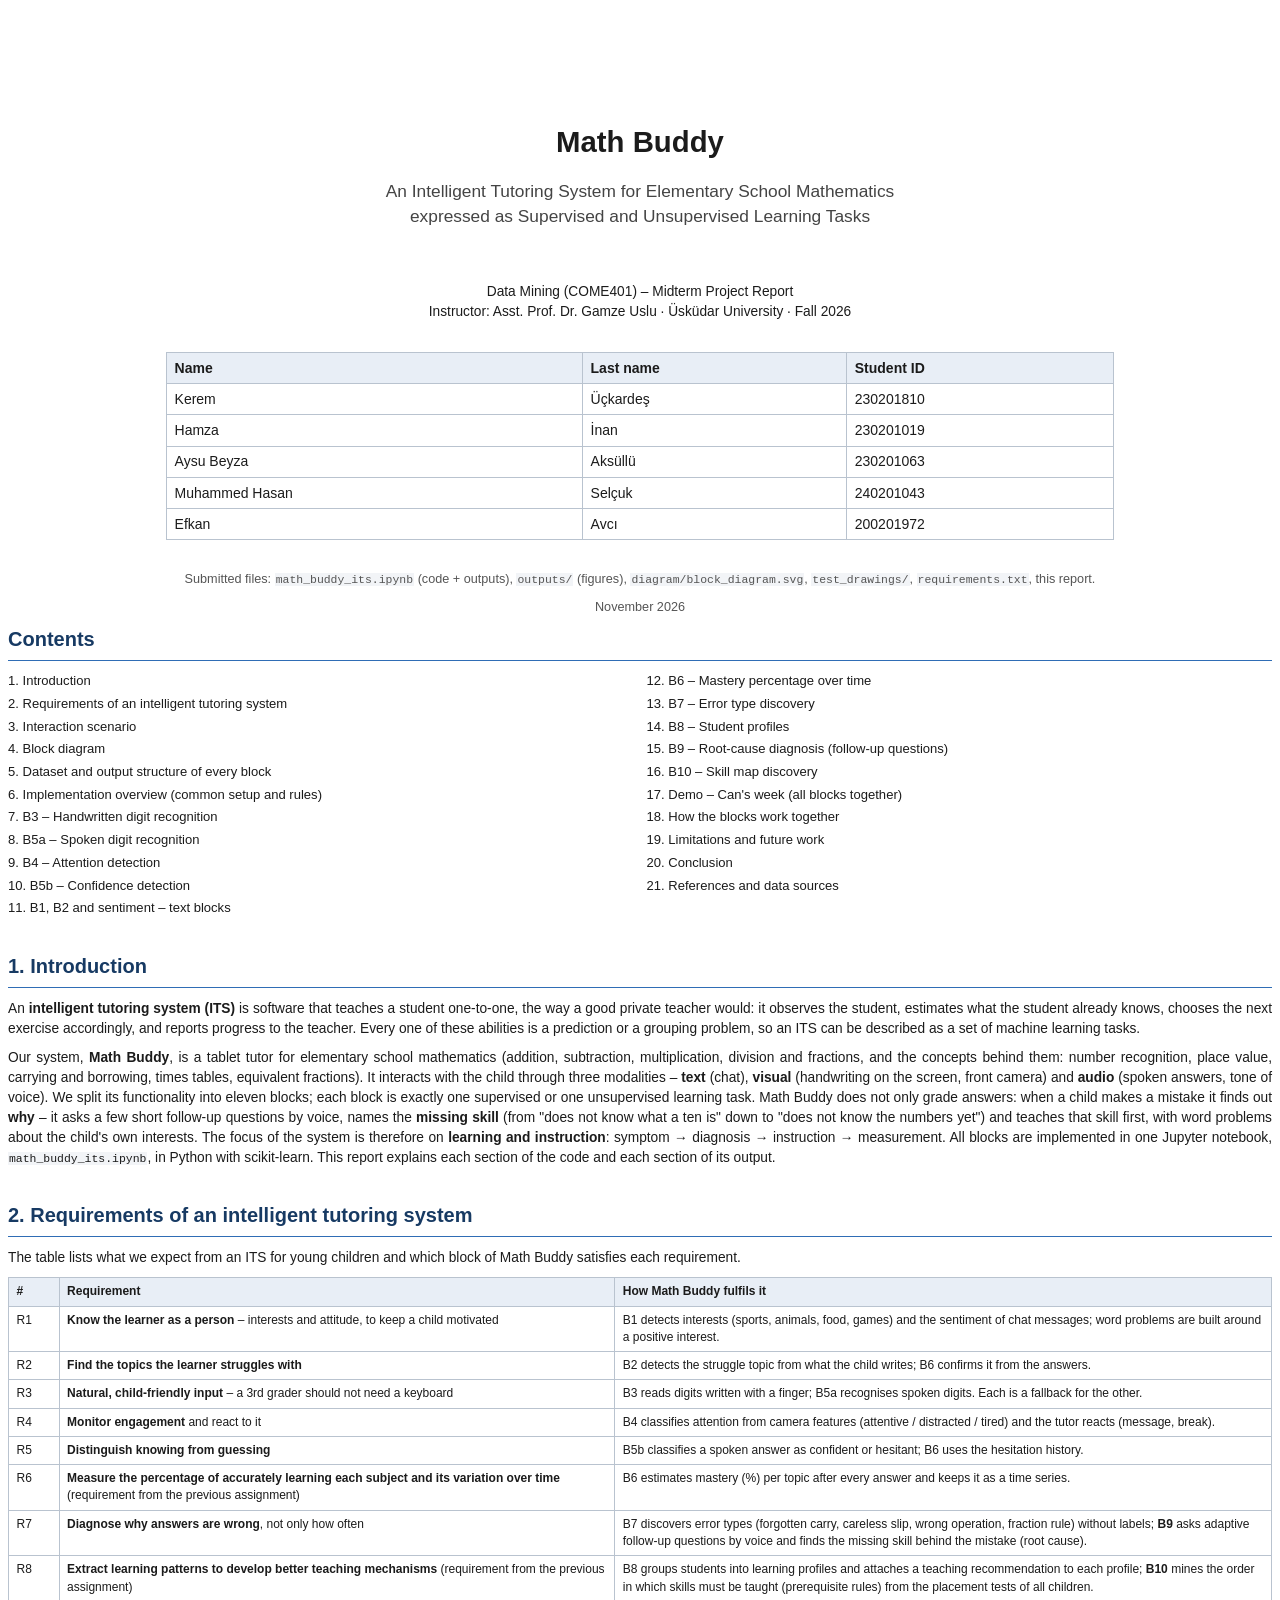
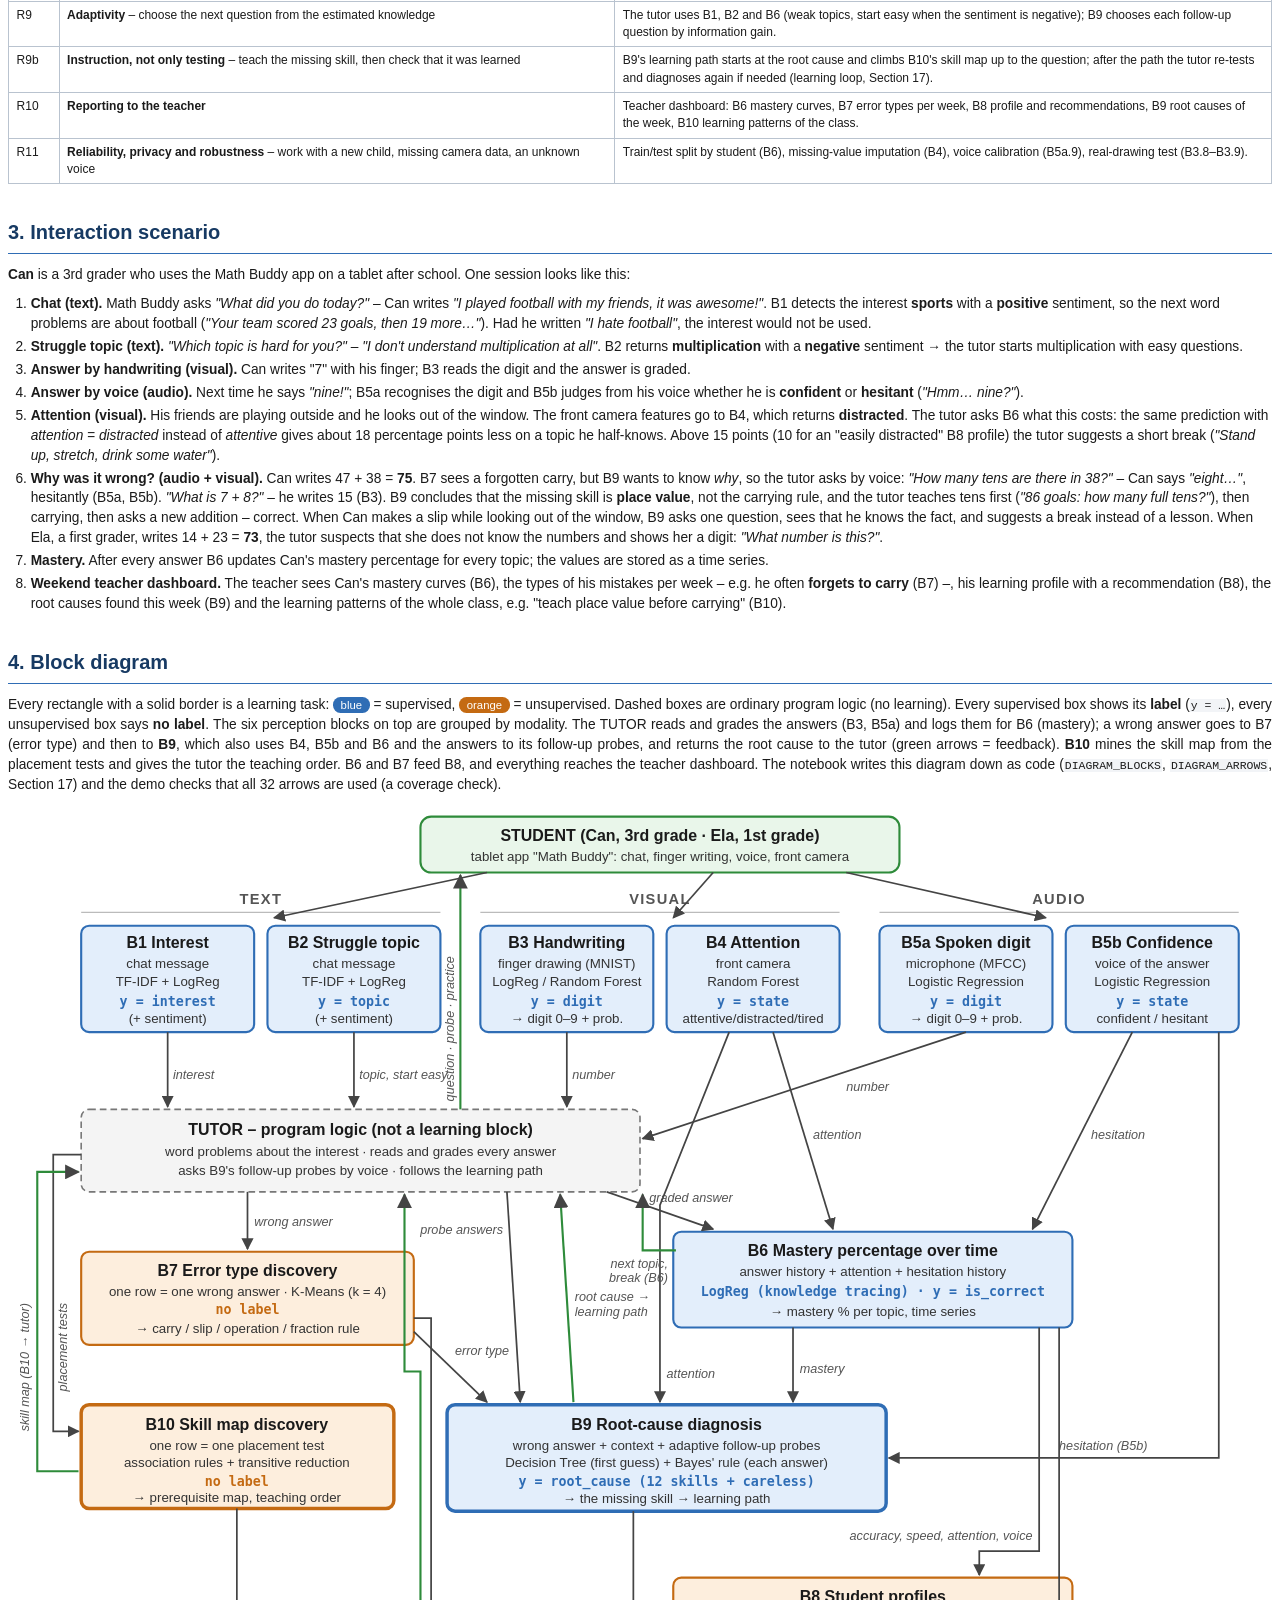
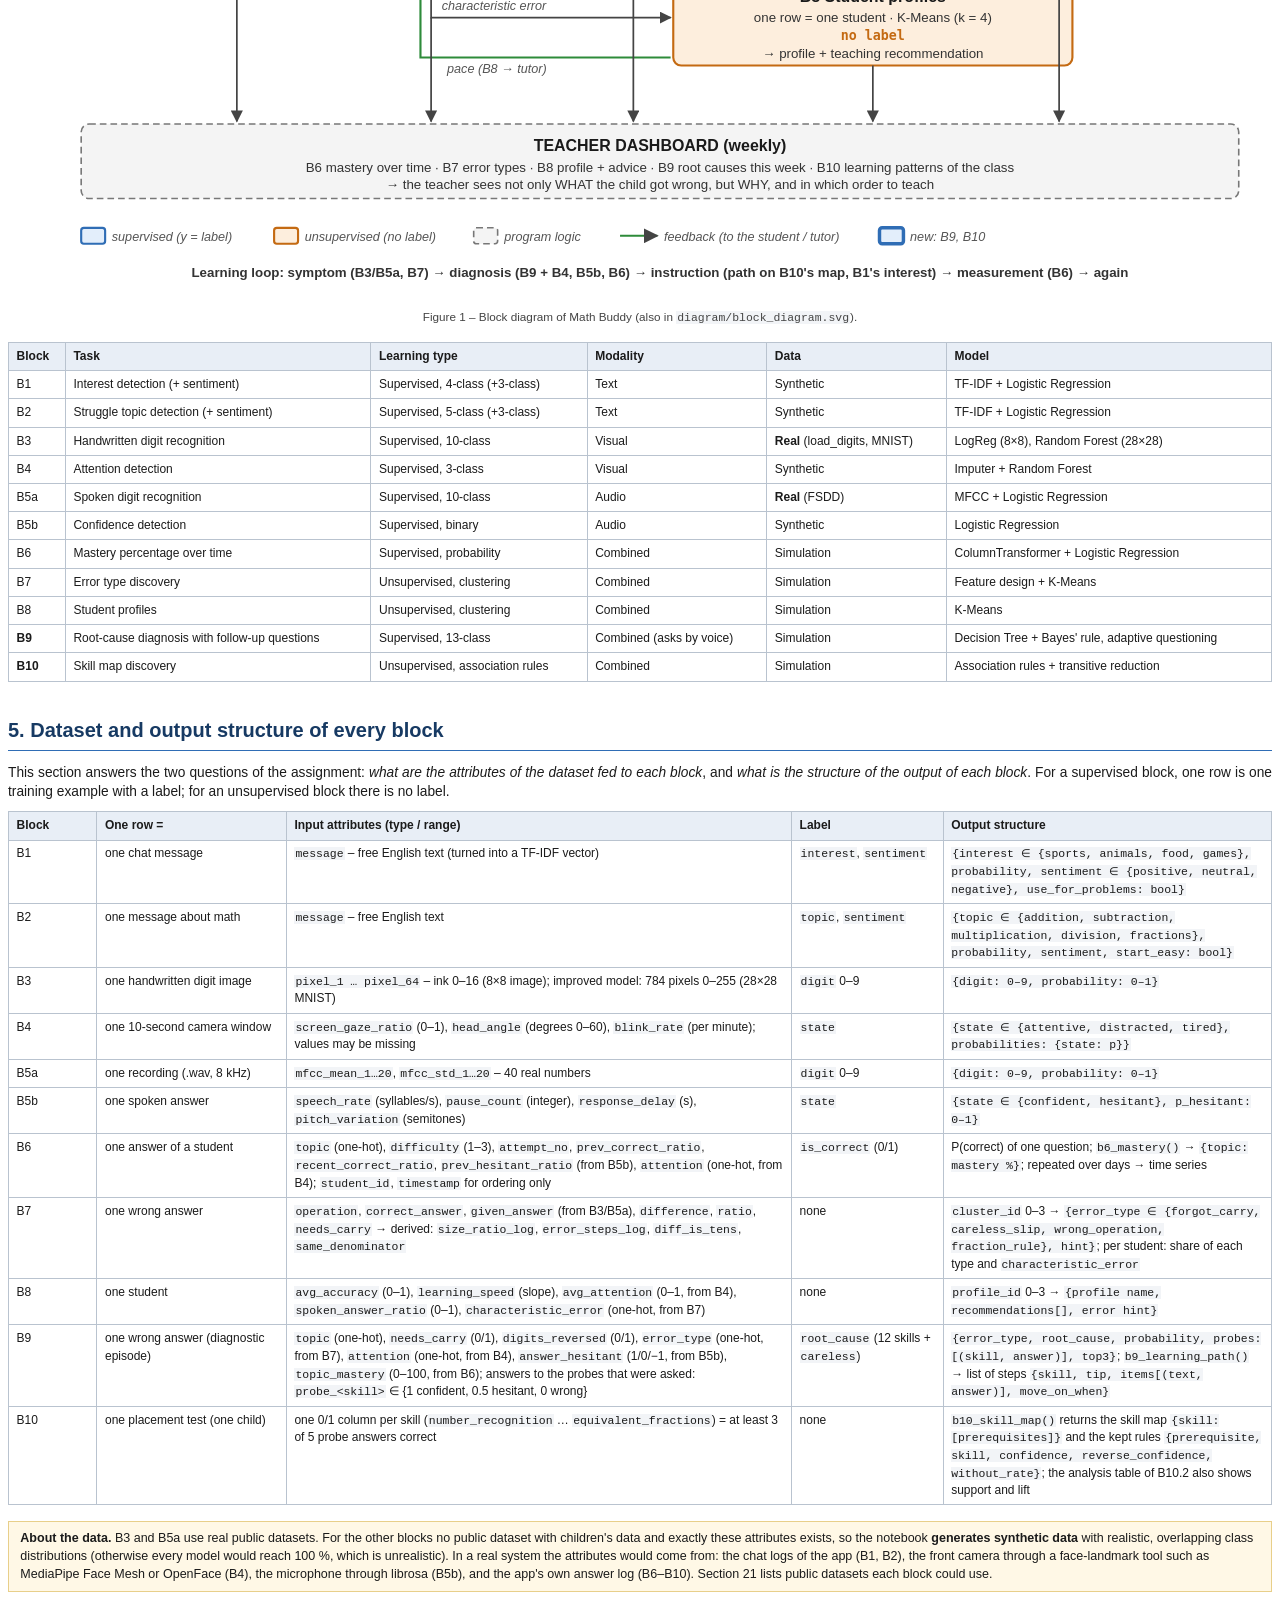
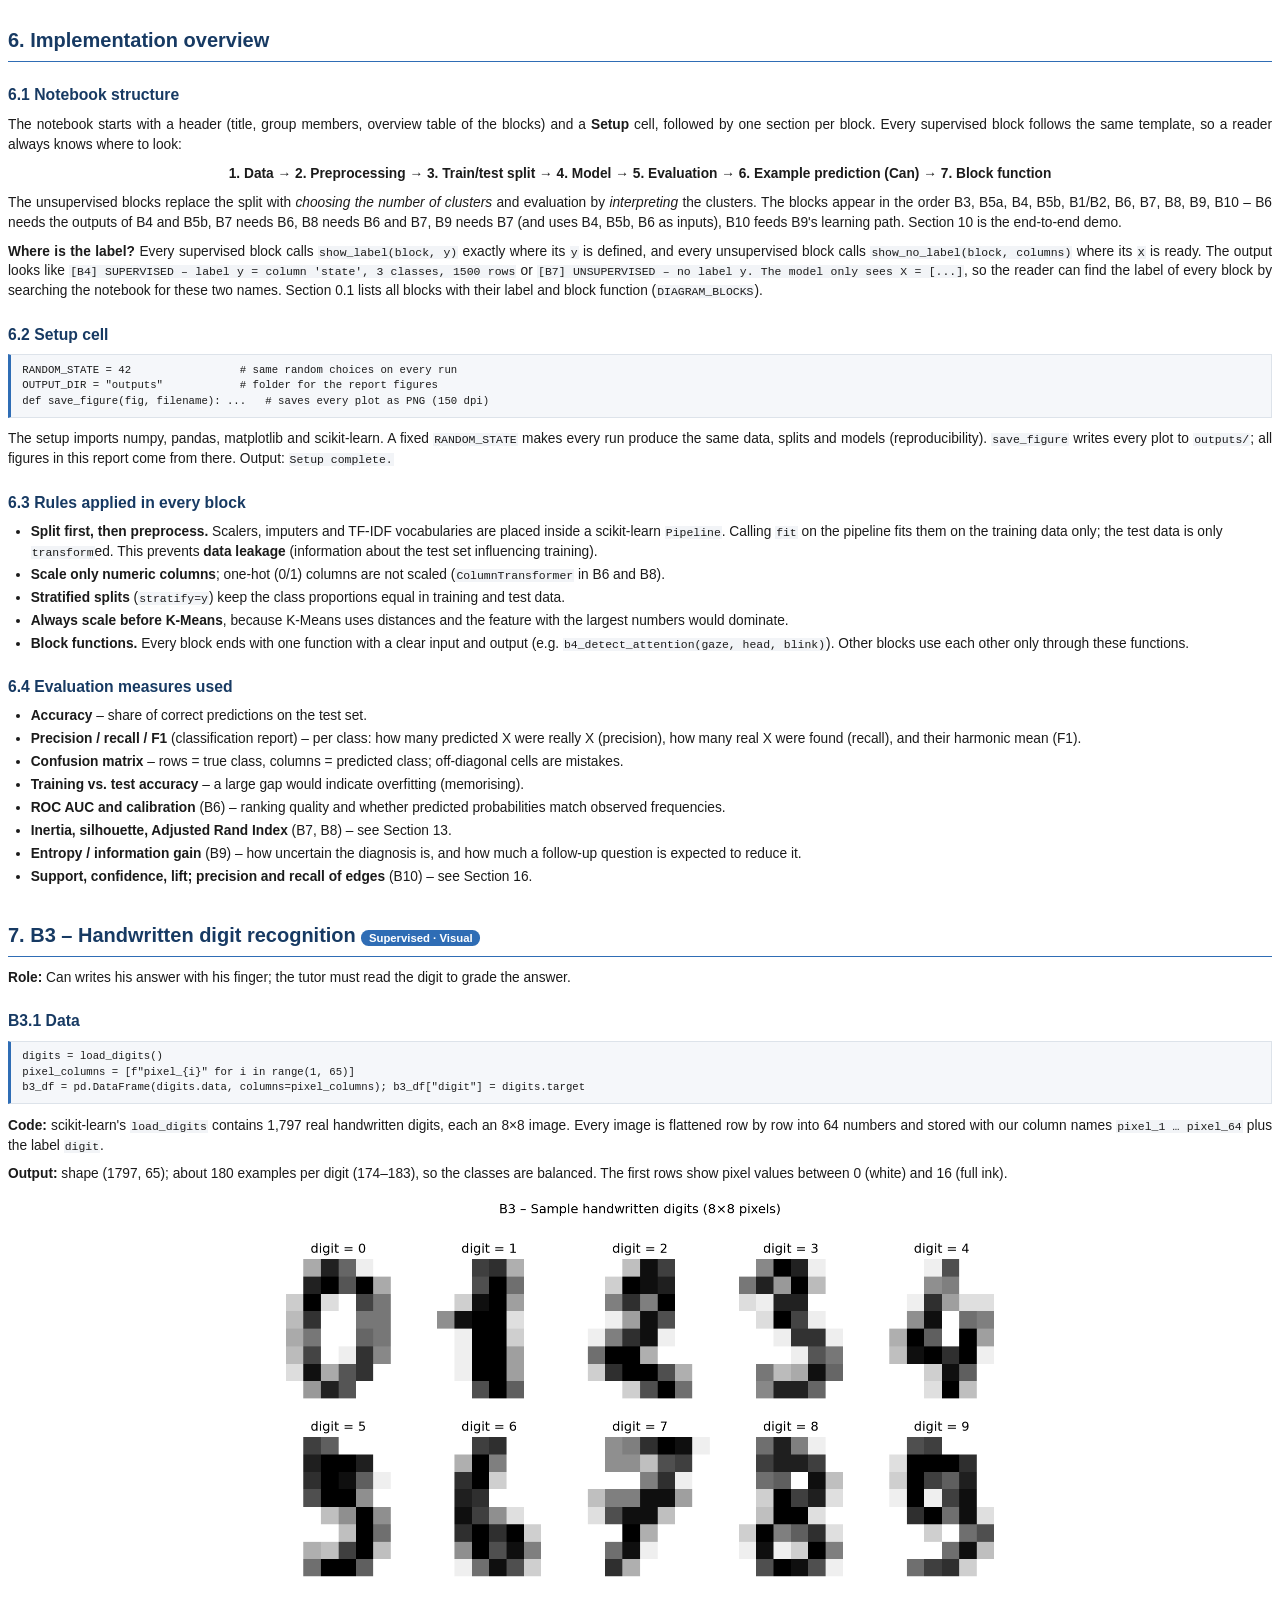
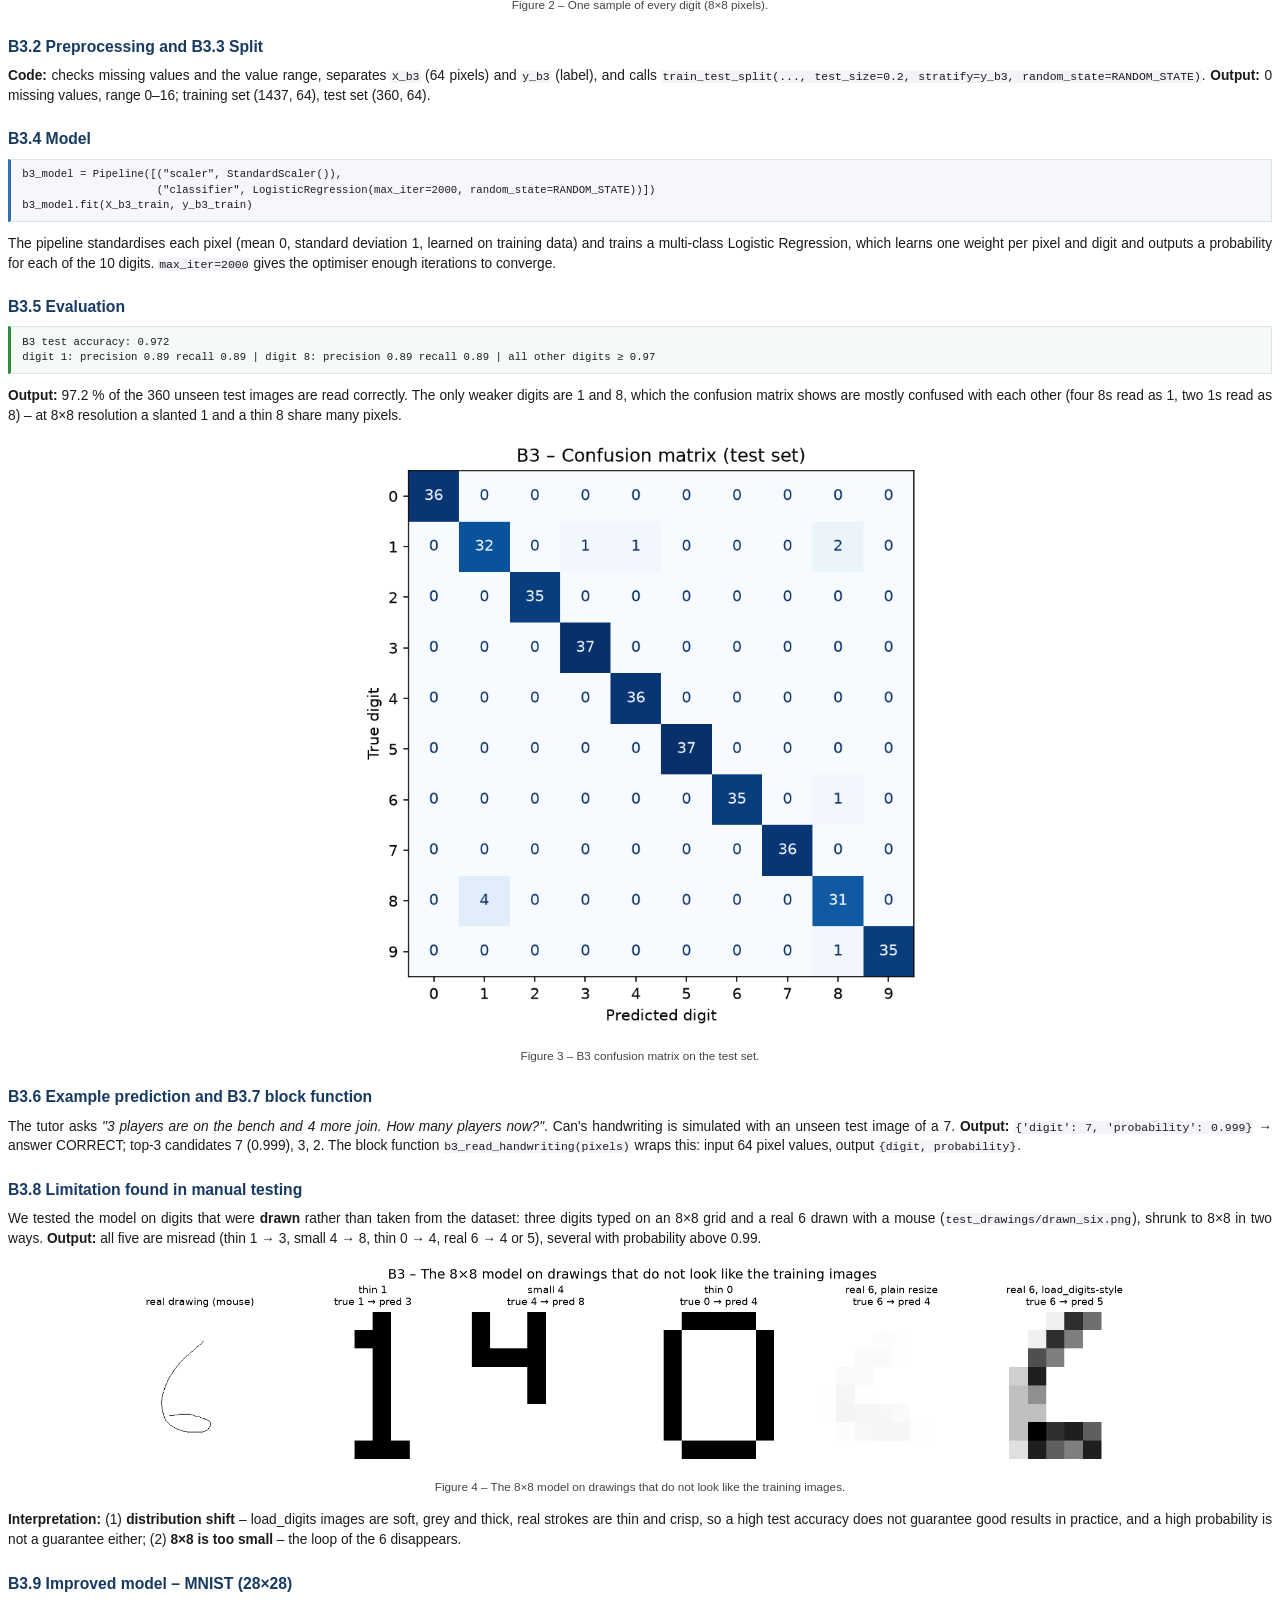
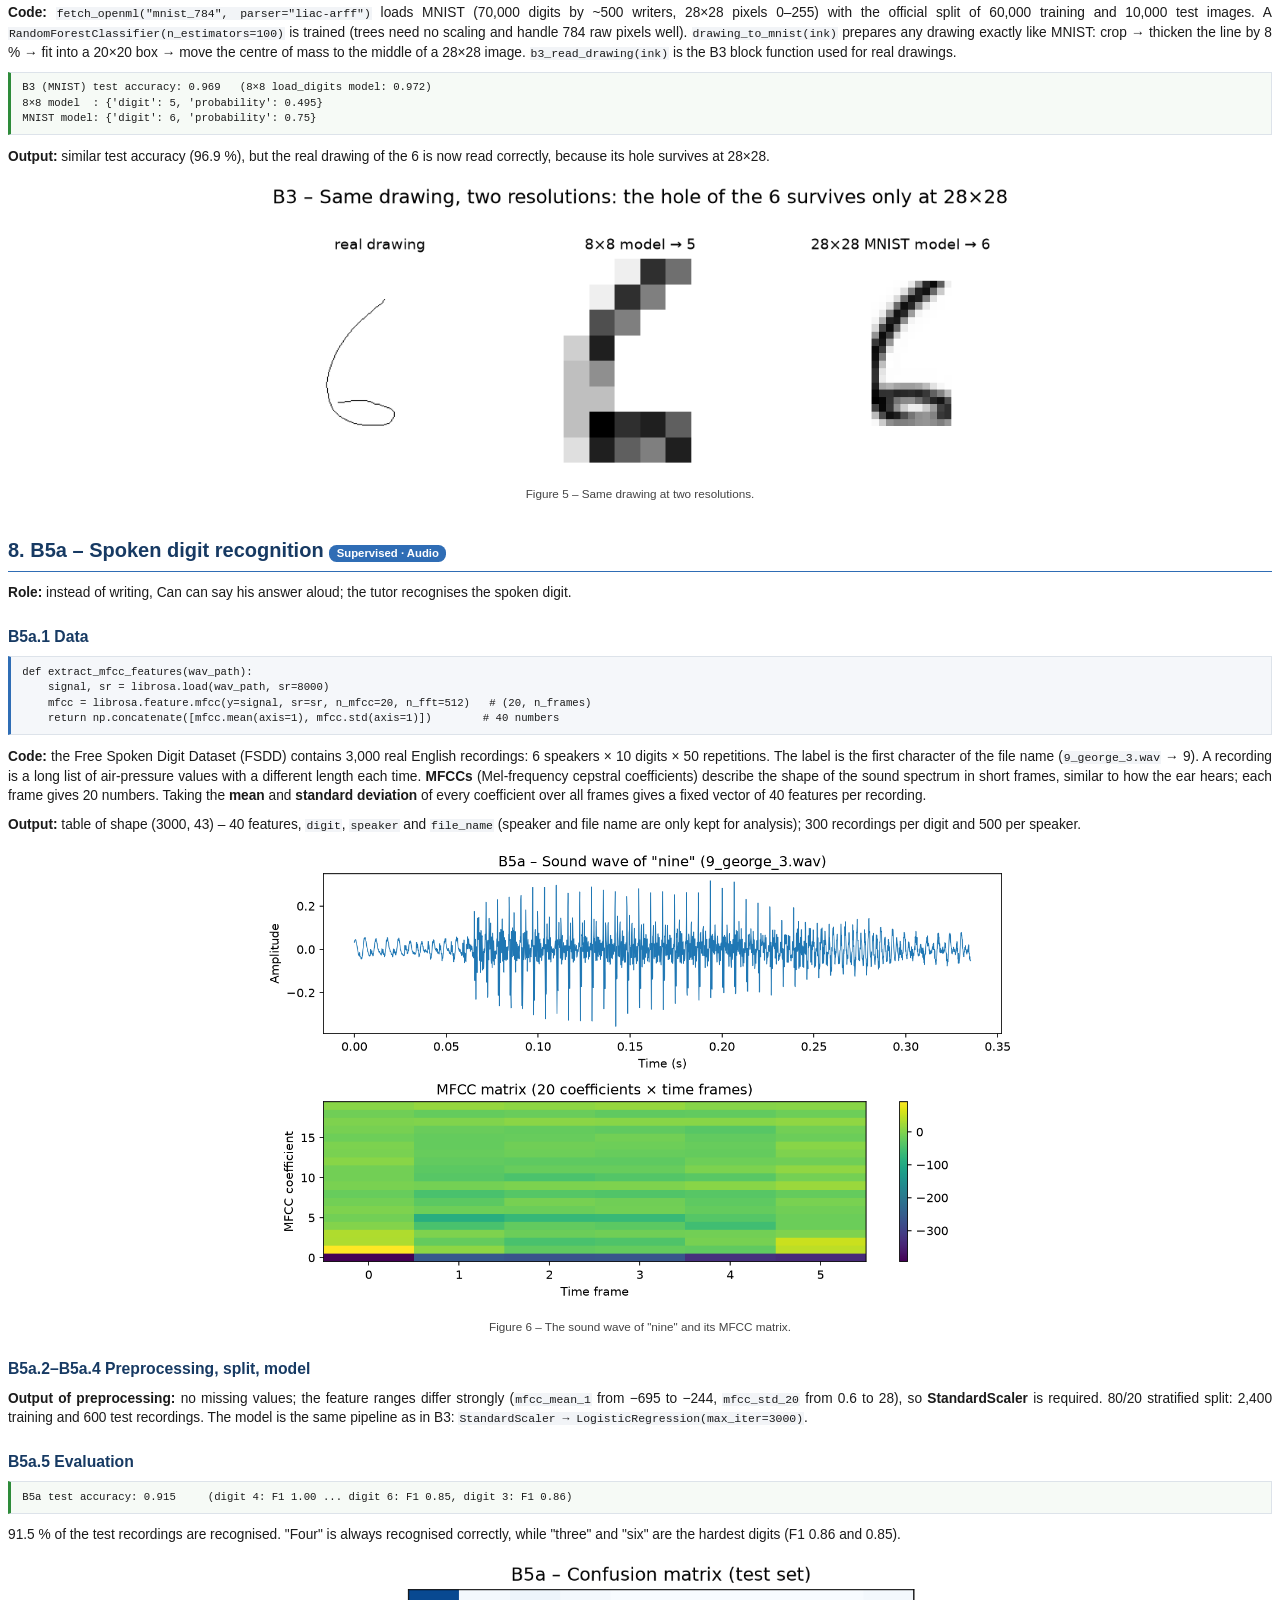
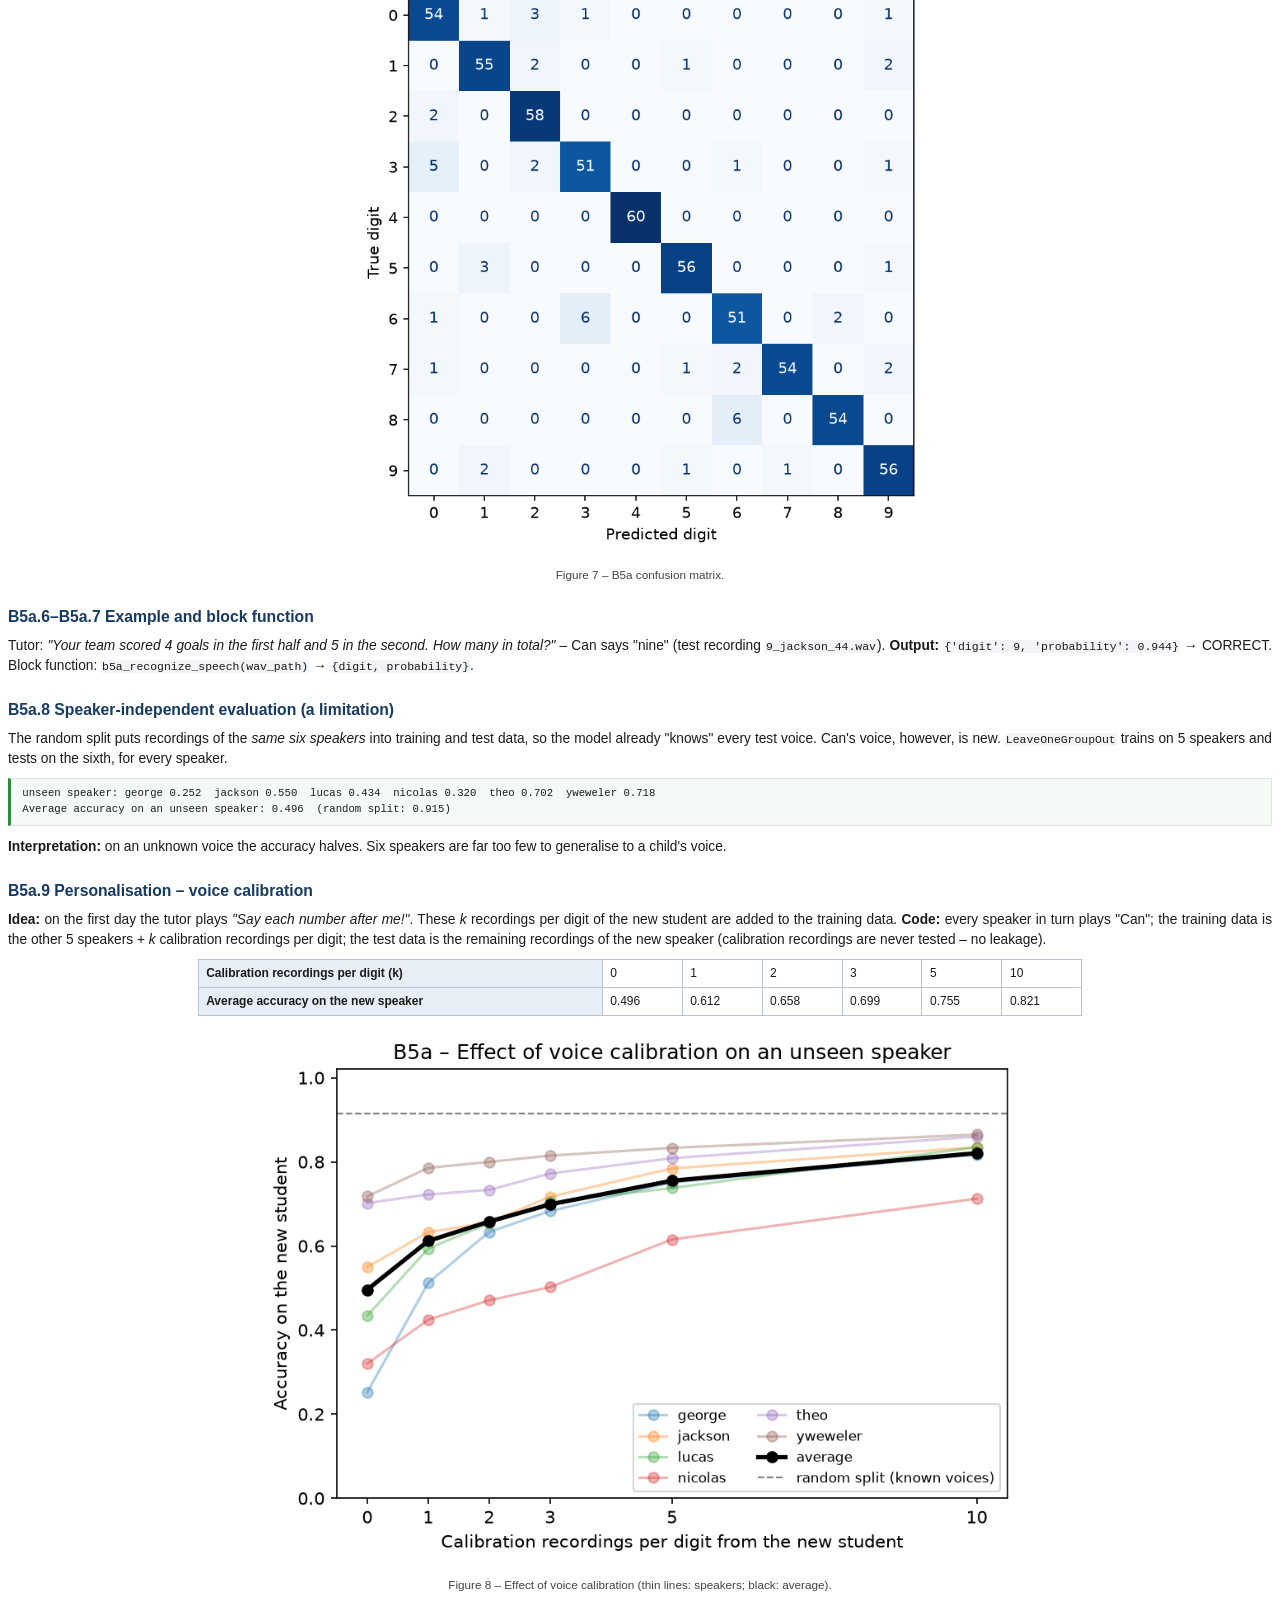
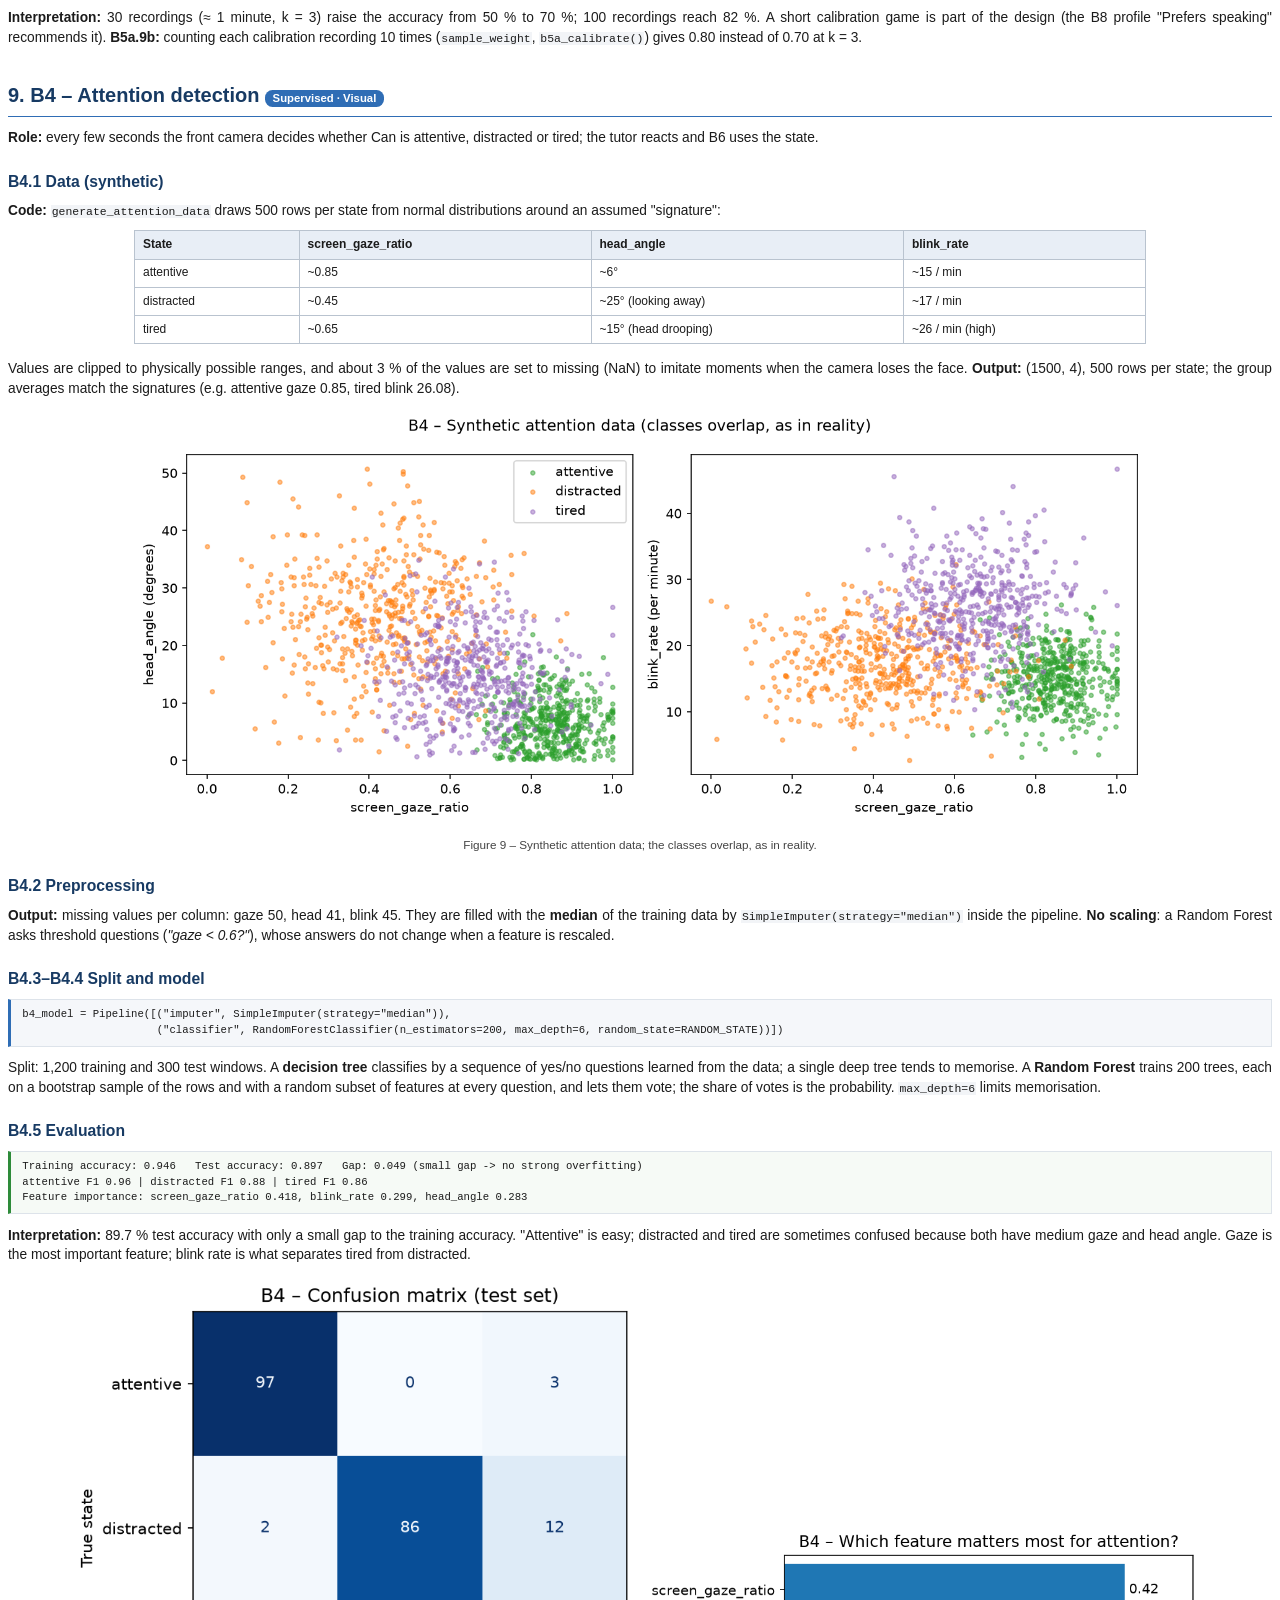
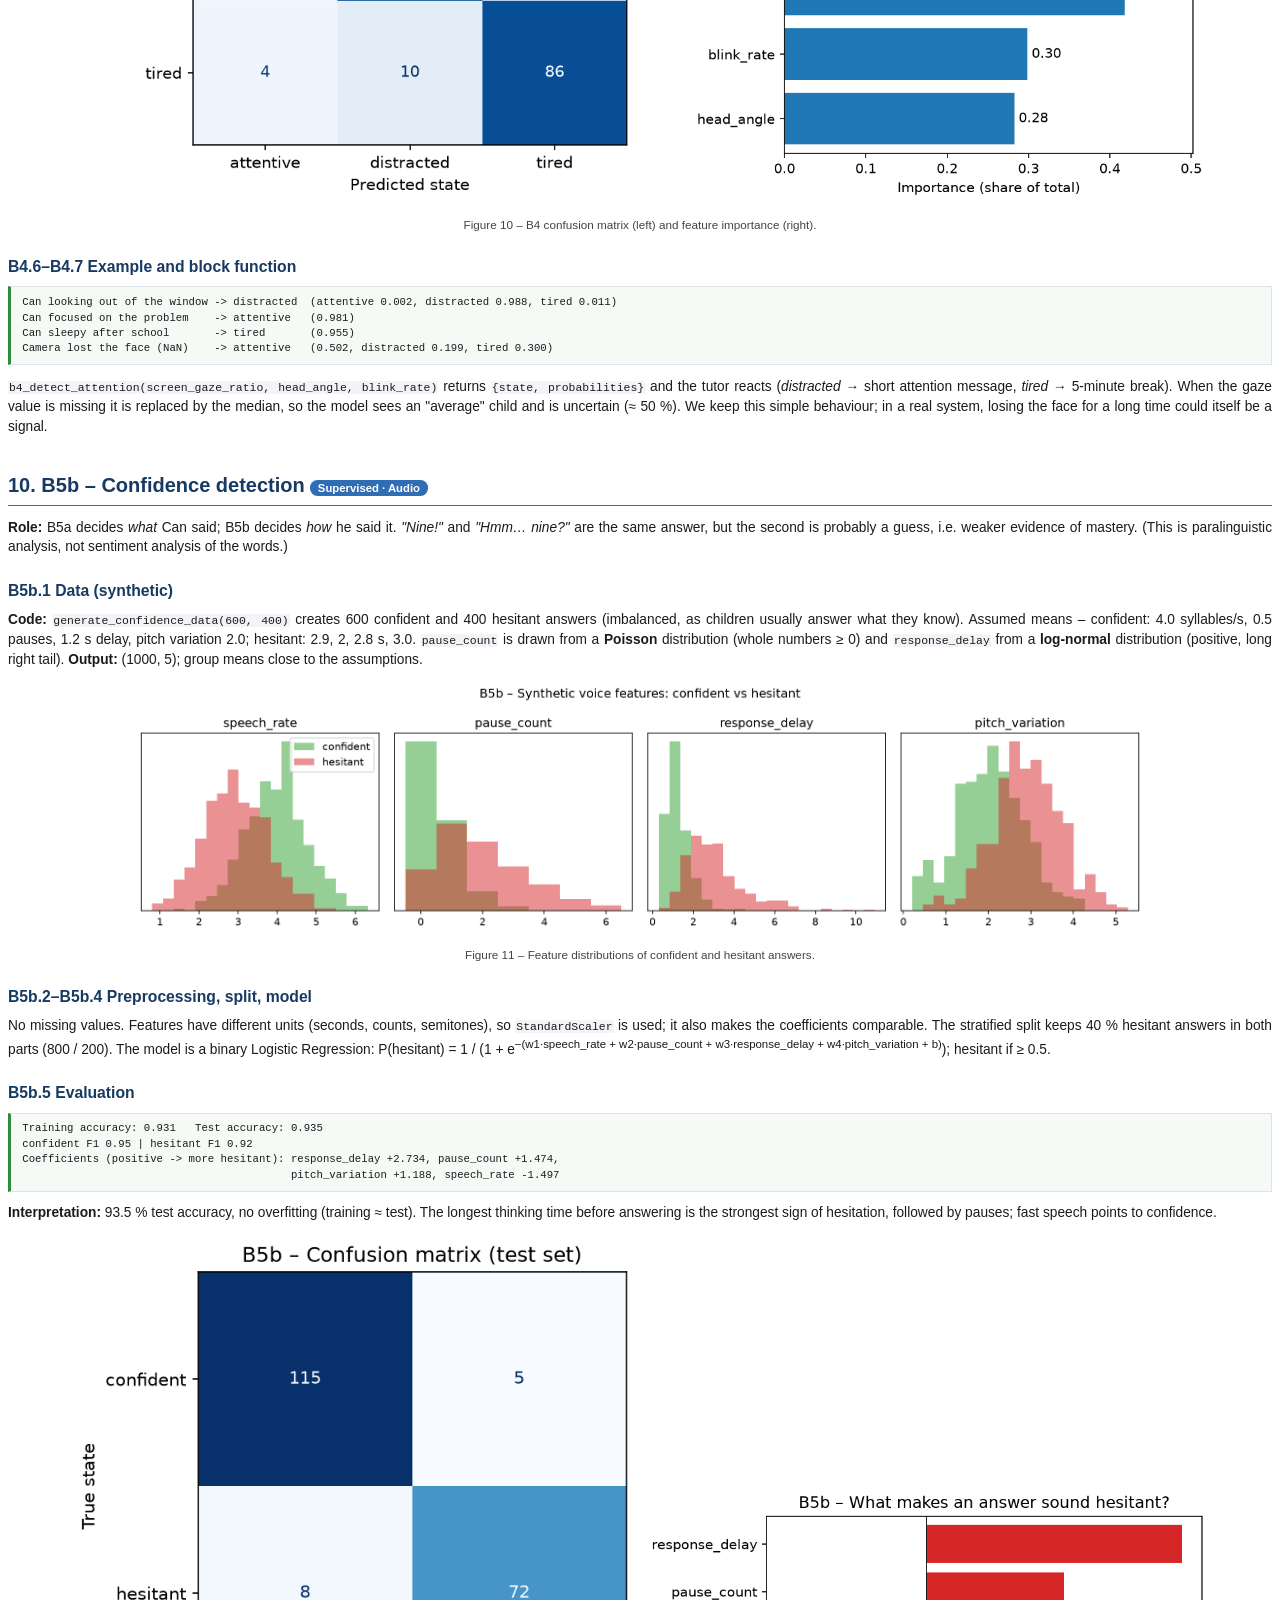
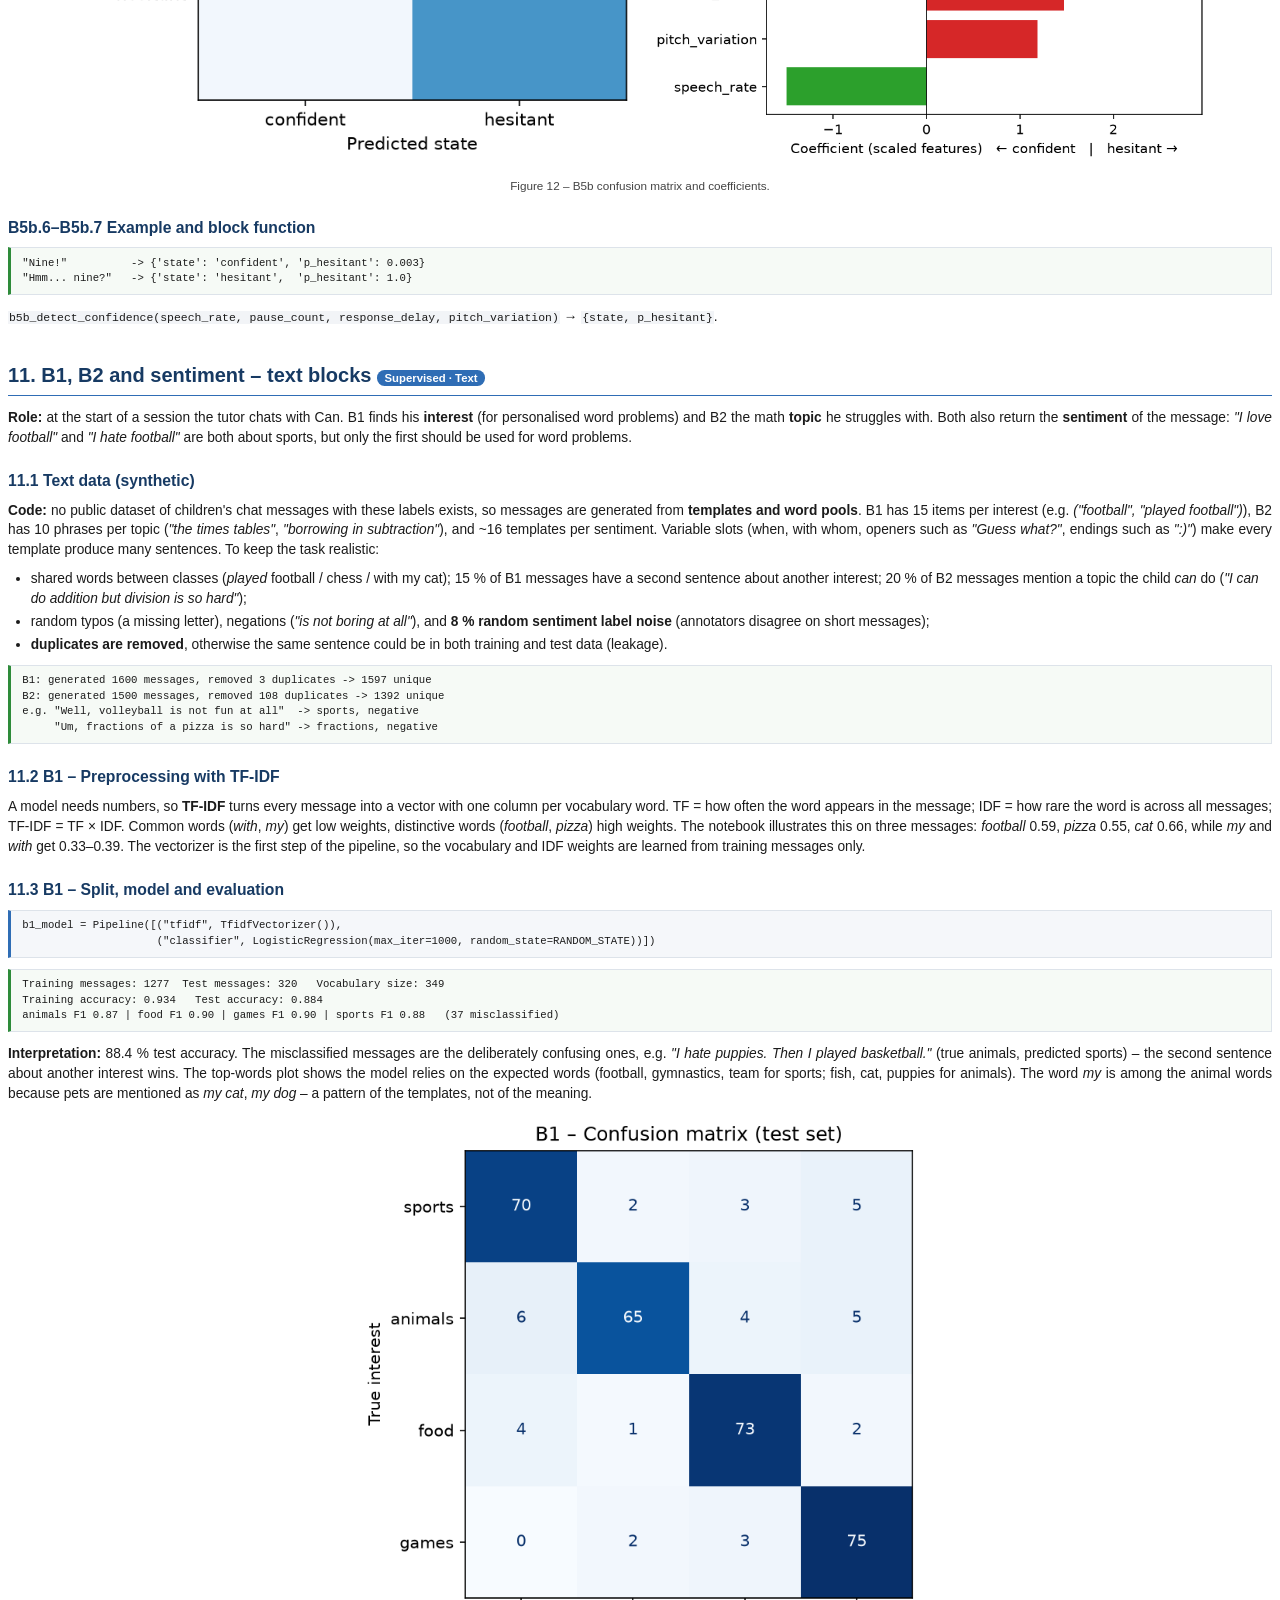
<file: report/report.html>
<!doctype html>
<html lang="en">
<head>
<meta charset="utf-8">
<title>Math Buddy – ITS Midterm Report</title>
<style>
  @page { size: A4; margin: 18mm 17mm 18mm 17mm; }
  body { font-family: "Helvetica Neue", Helvetica, Arial, sans-serif; font-size: 10.3pt; line-height: 1.45; color: #1b1b1b; }
  h1 { font-size: 22pt; margin: 0 0 4mm; }
  h2 { font-size: 15pt; margin: 9mm 0 3mm; padding-bottom: 1.5mm; border-bottom: 1.5px solid #2f6db5; color: #173a63; page-break-after: avoid; }
  h3 { font-size: 11.8pt; margin: 6mm 0 2mm; color: #173a63; page-break-after: avoid; }
  h4 { font-size: 10.5pt; margin: 4mm 0 1.5mm; page-break-after: avoid; }
  p { margin: 0 0 2.4mm; text-align: justify; }
  ul, ol { margin: 0 0 2.6mm; padding-left: 6mm; }
  li { margin-bottom: 0.8mm; }
  table { border-collapse: collapse; width: 100%; margin: 2mm 0 4mm; font-size: 9pt; page-break-inside: avoid; }
  th, td { border: 1px solid #b9c3cf; padding: 1.3mm 2mm; text-align: left; vertical-align: top; }
  th { background: #e8eef6; }
  code { font-family: Menlo, Consolas, monospace; font-size: 8.6pt; background: #f2f4f7; padding: 0 1px; }
  pre { font-family: Menlo, Consolas, monospace; font-size: 8pt; background: #f5f7fa; border: 1px solid #dde3ea; border-left: 3px solid #2f6db5; padding: 2mm 3mm; white-space: pre-wrap; margin: 1.5mm 0 3mm; page-break-inside: avoid; }
  pre.out { border-left-color: #2e8b3a; background: #f6faf6; }
  figure { margin: 3mm 0 4mm; text-align: center; page-break-inside: avoid; }
  figure img { max-width: 100%; }
  figcaption { font-size: 8.8pt; color: #444; margin-top: 1.5mm; }
  .cover { text-align: center; padding-top: 30mm; page-break-after: always; }
  .cover .sub { font-size: 13pt; color: #444; margin-bottom: 14mm; }
  .cover table { width: 75%; margin: 8mm auto; font-size: 10.5pt; }
  .note { background: #fff8e6; border: 1px solid #e8cf8a; padding: 2mm 3mm; margin: 2mm 0 4mm; font-size: 9.4pt; page-break-inside: avoid; }
  .box { background: #f2f7fd; border: 1px solid #c4d7ef; padding: 2mm 3mm; margin: 2mm 0 4mm; page-break-inside: avoid; }
  .tag { display: inline-block; font-size: 8.5pt; padding: 0 2mm; border-radius: 2mm; color: #fff; }
  .sup { background: #2f6db5; } .uns { background: #c46a12; }
  .pb { page-break-before: always; }
  .toc { columns: 2; font-size: 9.8pt; }
  .toc div { margin-bottom: 1mm; }
  .w60 { width: 60%; } .w70 { width: 70%; } .w80 { width: 80%; } .w45 { width: 45%; } .w50 { width: 50%; }
</style>
</head>
<body>

<!-- ============================== COVER ============================== -->
<div class="cover">
  <h1>Math Buddy</h1>
  <div class="sub">An Intelligent Tutoring System for Elementary School Mathematics<br>
  expressed as Supervised and Unsupervised Learning Tasks</div>
  <p style="text-align:center">Data Mining (COME401) – Midterm Project Report<br>Instructor: Asst. Prof. Dr. Gamze Uslu · Üsküdar University · Fall 2026</p>
  <table>
    <tr><th>Name</th><th>Last name</th><th>Student ID</th></tr>
    <tr><td>Kerem</td><td>Üçkardeş</td><td>230201810</td></tr>
    <tr><td>Hamza</td><td>İnan</td><td>230201019</td></tr>
    <tr><td>Aysu Beyza</td><td>Aksüllü</td><td>230201063</td></tr>
    <tr><td>Muhammed Hasan</td><td>Selçuk</td><td>240201043</td></tr>
    <tr><td>Efkan</td><td>Avcı</td><td>200201972</td></tr>
  </table>
  <p style="text-align:center; font-size:9.5pt; color:#555">Submitted files: <code>math_buddy_its.ipynb</code> (code + outputs),
  <code>outputs/</code> (figures), <code>diagram/block_diagram.svg</code>, <code>test_drawings/</code>, <code>requirements.txt</code>, this report.</p>
  <p style="text-align:center; font-size:9.5pt; color:#555">November 2026</p>
</div>

<!-- ============================== TOC ============================== -->
<h2 style="margin-top:0">Contents</h2>
<div class="toc">
  <div>1. Introduction</div>
  <div>2. Requirements of an intelligent tutoring system</div>
  <div>3. Interaction scenario</div>
  <div>4. Block diagram</div>
  <div>5. Dataset and output structure of every block</div>
  <div>6. Implementation overview (common setup and rules)</div>
  <div>7. B3 – Handwritten digit recognition</div>
  <div>8. B5a – Spoken digit recognition</div>
  <div>9. B4 – Attention detection</div>
  <div>10. B5b – Confidence detection</div>
  <div>11. B1, B2 and sentiment – text blocks</div>
  <div>12. B6 – Mastery percentage over time</div>
  <div>13. B7 – Error type discovery</div>
  <div>14. B8 – Student profiles</div>
  <div>15. B9 – Root-cause diagnosis (follow-up questions)</div>
  <div>16. B10 – Skill map discovery</div>
  <div>17. Demo – Can's week (all blocks together)</div>
  <div>18. How the blocks work together</div>
  <div>19. Limitations and future work</div>
  <div>20. Conclusion</div>
  <div>21. References and data sources</div>
</div>

<!-- ============================== 1 ============================== -->
<h2>1. Introduction</h2>
<p>An <b>intelligent tutoring system (ITS)</b> is software that teaches a student one-to-one, the way a good private teacher
would: it observes the student, estimates what the student already knows, chooses the next exercise accordingly, and
reports progress to the teacher. Every one of these abilities is a prediction or a grouping problem, so an ITS can be
described as a set of machine learning tasks.</p>
<p>Our system, <b>Math Buddy</b>, is a tablet tutor for elementary school mathematics (addition, subtraction,
multiplication, division and fractions, and the concepts behind them: number recognition, place value, carrying and
borrowing, times tables, equivalent fractions). It interacts with the child through three modalities – <b>text</b> (chat),
<b>visual</b> (handwriting on the screen, front camera) and <b>audio</b> (spoken answers, tone of voice). We split its
functionality into eleven blocks; each block is exactly one supervised or one unsupervised learning task.
Math Buddy does not only grade answers: when a child makes a mistake it finds out <b>why</b> – it asks a few short follow-up
questions by voice, names the <b>missing skill</b> (from "does not know what a ten is" down to "does not know the numbers yet")
and teaches that skill first, with word problems about the child's own interests. The focus of the system is therefore on
<b>learning and instruction</b>: symptom → diagnosis → instruction → measurement. All blocks are
implemented in one Jupyter notebook, <code>math_buddy_its.ipynb</code>, in Python with scikit-learn. This report explains
each section of the code and each section of its output.</p>

<!-- ============================== 2 ============================== -->
<h2>2. Requirements of an intelligent tutoring system</h2>
<p>The table lists what we expect from an ITS for young children and which block of Math Buddy satisfies each requirement.</p>
<table>
<tr><th style="width:4%">#</th><th style="width:44%">Requirement</th><th>How Math Buddy fulfils it</th></tr>
<tr><td>R1</td><td><b>Know the learner as a person</b> – interests and attitude, to keep a child motivated</td><td>B1 detects interests (sports, animals, food, games) and the sentiment of chat messages; word problems are built around a positive interest.</td></tr>
<tr><td>R2</td><td><b>Find the topics the learner struggles with</b></td><td>B2 detects the struggle topic from what the child writes; B6 confirms it from the answers.</td></tr>
<tr><td>R3</td><td><b>Natural, child-friendly input</b> – a 3rd grader should not need a keyboard</td><td>B3 reads digits written with a finger; B5a recognises spoken digits. Each is a fallback for the other.</td></tr>
<tr><td>R4</td><td><b>Monitor engagement</b> and react to it</td><td>B4 classifies attention from camera features (attentive / distracted / tired) and the tutor reacts (message, break).</td></tr>
<tr><td>R5</td><td><b>Distinguish knowing from guessing</b></td><td>B5b classifies a spoken answer as confident or hesitant; B6 uses the hesitation history.</td></tr>
<tr><td>R6</td><td><b>Measure the percentage of accurately learning each subject and its variation over time</b> (requirement from the previous assignment)</td><td>B6 estimates mastery (%) per topic after every answer and keeps it as a time series.</td></tr>
<tr><td>R7</td><td><b>Diagnose why answers are wrong</b>, not only how often</td><td>B7 discovers error types (forgotten carry, careless slip, wrong operation, fraction rule) without labels; <b>B9</b> asks adaptive follow-up questions by voice and finds the missing skill behind the mistake (root cause).</td></tr>
<tr><td>R8</td><td><b>Extract learning patterns to develop better teaching mechanisms</b> (requirement from the previous assignment)</td><td>B8 groups students into learning profiles and attaches a teaching recommendation to each profile; <b>B10</b> mines the order in which skills must be taught (prerequisite rules) from the placement tests of all children.</td></tr>
<tr><td>R9</td><td><b>Adaptivity</b> – choose the next question from the estimated knowledge</td><td>The tutor uses B1, B2 and B6 (weak topics, start easy when the sentiment is negative); B9 chooses each follow-up question by information gain.</td></tr>
<tr><td>R9b</td><td><b>Instruction, not only testing</b> – teach the missing skill, then check that it was learned</td><td>B9's learning path starts at the root cause and climbs B10's skill map up to the question; after the path the tutor re-tests and diagnoses again if needed (learning loop, Section 17).</td></tr>
<tr><td>R10</td><td><b>Reporting to the teacher</b></td><td>Teacher dashboard: B6 mastery curves, B7 error types per week, B8 profile and recommendations, B9 root causes of the week, B10 learning patterns of the class.</td></tr>
<tr><td>R11</td><td><b>Reliability, privacy and robustness</b> – work with a new child, missing camera data, an unknown voice</td><td>Train/test split by student (B6), missing-value imputation (B4), voice calibration (B5a.9), real-drawing test (B3.8–B3.9).</td></tr>
</table>

<!-- ============================== 3 ============================== -->
<h2>3. Interaction scenario</h2>
<p><b>Can</b> is a 3rd grader who uses the Math Buddy app on a tablet after school. One session looks like this:</p>
<ol>
<li><b>Chat (text).</b> Math Buddy asks <i>"What did you do today?"</i> – Can writes <i>"I played football with my friends, it was awesome!"</i>.
B1 detects the interest <b>sports</b> with a <b>positive</b> sentiment, so the next word problems are about football
(<i>"Your team scored 23 goals, then 19 more…"</i>). Had he written <i>"I hate football"</i>, the interest would not be used.</li>
<li><b>Struggle topic (text).</b> <i>"Which topic is hard for you?"</i> – <i>"I don't understand multiplication at all"</i>.
B2 returns <b>multiplication</b> with a <b>negative</b> sentiment → the tutor starts multiplication with easy questions.</li>
<li><b>Answer by handwriting (visual).</b> Can writes "7" with his finger; B3 reads the digit and the answer is graded.</li>
<li><b>Answer by voice (audio).</b> Next time he says <i>"nine!"</i>; B5a recognises the digit and B5b judges from his voice
whether he is <b>confident</b> or <b>hesitant</b> (<i>"Hmm… nine?"</i>).</li>
<li><b>Attention (visual).</b> His friends are playing outside and he looks out of the window. The front camera features go
to B4, which returns <b>distracted</b>. The tutor asks B6 what this costs: the same prediction with <i>attention = distracted</i> instead of
<i>attentive</i> gives about 18 percentage points less on a topic he half-knows. Above 15 points (10 for an "easily distracted" B8 profile) the tutor
suggests a short break (<i>"Stand up, stretch, drink some water"</i>).</li>
<li><b>Why was it wrong? (audio + visual).</b> Can writes 47 + 38 = <b>75</b>. B7 sees a forgotten carry, but B9 wants to know <i>why</i>, so the tutor
asks by voice: <i>"How many tens are there in 38?"</i> – Can says <i>"eight…"</i>, hesitantly (B5a, B5b). <i>"What is 7 + 8?"</i> – he writes 15 (B3).
B9 concludes that the missing skill is <b>place value</b>, not the carrying rule, and the tutor teaches tens first (<i>"86 goals: how many full tens?"</i>),
then carrying, then asks a new addition – correct. When Can makes a slip while looking out of the window, B9 asks one question, sees that he knows the fact,
and suggests a break instead of a lesson. When Ela, a first grader, writes 14 + 23 = <b>73</b>, the tutor suspects that she does not know the numbers and
shows her a digit: <i>"What number is this?"</i>.</li>
<li><b>Mastery.</b> After every answer B6 updates Can's mastery percentage for every topic; the values are stored as a time series.</li>
<li><b>Weekend teacher dashboard.</b> The teacher sees Can's mastery curves (B6), the types of his mistakes per week – e.g.
he often <b>forgets to carry</b> (B7) –, his learning profile with a recommendation (B8), the root causes found this week (B9) and the
learning patterns of the whole class, e.g. "teach place value before carrying" (B10).</li>
</ol>

<!-- ============================== 4 ============================== -->
<h2>4. Block diagram</h2>
<p>Every rectangle with a solid border is a learning task: <span class="tag sup">blue</span> = supervised,
<span class="tag uns">orange</span> = unsupervised. Dashed boxes are ordinary program logic (no learning). Every supervised box shows its <b>label</b> (<code>y = …</code>), every
unsupervised box says <b>no label</b>. The six perception blocks on top are grouped by modality. The TUTOR reads and grades the answers
(B3, B5a) and logs them for B6 (mastery); a wrong answer goes to B7 (error type) and then to <b>B9</b>, which also uses B4, B5b and B6 and the answers to its
follow-up probes, and returns the root cause to the tutor (green arrows = feedback). <b>B10</b> mines the skill map from the placement tests and gives the
tutor the teaching order. B6 and B7 feed B8, and everything reaches the teacher dashboard. The notebook writes this diagram down as code
(<code>DIAGRAM_BLOCKS</code>, <code>DIAGRAM_ARROWS</code>, Section 17) and the demo checks that all 32 arrows are used (a coverage check).</p>
<figure><img src="../diagram/block_diagram.svg" style="width:100%">
<figcaption>Figure 1 – Block diagram of Math Buddy (also in <code>diagram/block_diagram.svg</code>).</figcaption></figure>

<table>
<tr><th>Block</th><th>Task</th><th>Learning type</th><th>Modality</th><th>Data</th><th>Model</th></tr>
<tr><td>B1</td><td>Interest detection (+ sentiment)</td><td>Supervised, 4-class (+3-class)</td><td>Text</td><td>Synthetic</td><td>TF-IDF + Logistic Regression</td></tr>
<tr><td>B2</td><td>Struggle topic detection (+ sentiment)</td><td>Supervised, 5-class (+3-class)</td><td>Text</td><td>Synthetic</td><td>TF-IDF + Logistic Regression</td></tr>
<tr><td>B3</td><td>Handwritten digit recognition</td><td>Supervised, 10-class</td><td>Visual</td><td><b>Real</b> (load_digits, MNIST)</td><td>LogReg (8×8), Random Forest (28×28)</td></tr>
<tr><td>B4</td><td>Attention detection</td><td>Supervised, 3-class</td><td>Visual</td><td>Synthetic</td><td>Imputer + Random Forest</td></tr>
<tr><td>B5a</td><td>Spoken digit recognition</td><td>Supervised, 10-class</td><td>Audio</td><td><b>Real</b> (FSDD)</td><td>MFCC + Logistic Regression</td></tr>
<tr><td>B5b</td><td>Confidence detection</td><td>Supervised, binary</td><td>Audio</td><td>Synthetic</td><td>Logistic Regression</td></tr>
<tr><td>B6</td><td>Mastery percentage over time</td><td>Supervised, probability</td><td>Combined</td><td>Simulation</td><td>ColumnTransformer + Logistic Regression</td></tr>
<tr><td>B7</td><td>Error type discovery</td><td>Unsupervised, clustering</td><td>Combined</td><td>Simulation</td><td>Feature design + K-Means</td></tr>
<tr><td>B8</td><td>Student profiles</td><td>Unsupervised, clustering</td><td>Combined</td><td>Simulation</td><td>K-Means</td></tr>
<tr><td><b>B9</b></td><td>Root-cause diagnosis with follow-up questions</td><td>Supervised, 13-class</td><td>Combined (asks by voice)</td><td>Simulation</td><td>Decision Tree + Bayes' rule, adaptive questioning</td></tr>
<tr><td><b>B10</b></td><td>Skill map discovery</td><td>Unsupervised, association rules</td><td>Combined</td><td>Simulation</td><td>Association rules + transitive reduction</td></tr>
</table>

<!-- ============================== 5 ============================== -->
<h2>5. Dataset and output structure of every block</h2>
<p>This section answers the two questions of the assignment: <i>what are the attributes of the dataset fed to each block</i>,
and <i>what is the structure of the output of each block</i>. For a supervised block, one row is one training example with a label;
for an unsupervised block there is no label.</p>

<table>
<tr><th style="width:7%">Block</th><th style="width:15%">One row =</th><th style="width:40%">Input attributes (type / range)</th><th style="width:12%">Label</th><th>Output structure</th></tr>
<tr><td>B1</td><td>one chat message</td><td><code>message</code> – free English text (turned into a TF-IDF vector)</td><td><code>interest</code>, <code>sentiment</code></td><td><code>{interest ∈ {sports, animals, food, games}, probability, sentiment ∈ {positive, neutral, negative}, use_for_problems: bool}</code></td></tr>
<tr><td>B2</td><td>one message about math</td><td><code>message</code> – free English text</td><td><code>topic</code>, <code>sentiment</code></td><td><code>{topic ∈ {addition, subtraction, multiplication, division, fractions}, probability, sentiment, start_easy: bool}</code></td></tr>
<tr><td>B3</td><td>one handwritten digit image</td><td><code>pixel_1 … pixel_64</code> – ink 0–16 (8×8 image); improved model: 784 pixels 0–255 (28×28 MNIST)</td><td><code>digit</code> 0–9</td><td><code>{digit: 0–9, probability: 0–1}</code></td></tr>
<tr><td>B4</td><td>one 10-second camera window</td><td><code>screen_gaze_ratio</code> (0–1), <code>head_angle</code> (degrees 0–60), <code>blink_rate</code> (per minute); values may be missing</td><td><code>state</code></td><td><code>{state ∈ {attentive, distracted, tired}, probabilities: {state: p}}</code></td></tr>
<tr><td>B5a</td><td>one recording (.wav, 8 kHz)</td><td><code>mfcc_mean_1…20</code>, <code>mfcc_std_1…20</code> – 40 real numbers</td><td><code>digit</code> 0–9</td><td><code>{digit: 0–9, probability: 0–1}</code></td></tr>
<tr><td>B5b</td><td>one spoken answer</td><td><code>speech_rate</code> (syllables/s), <code>pause_count</code> (integer), <code>response_delay</code> (s), <code>pitch_variation</code> (semitones)</td><td><code>state</code></td><td><code>{state ∈ {confident, hesitant}, p_hesitant: 0–1}</code></td></tr>
<tr><td>B6</td><td>one answer of a student</td><td><code>topic</code> (one-hot), <code>difficulty</code> (1–3), <code>attempt_no</code>, <code>prev_correct_ratio</code>, <code>recent_correct_ratio</code>, <code>prev_hesitant_ratio</code> (from B5b), <code>attention</code> (one-hot, from B4); <code>student_id</code>, <code>timestamp</code> for ordering only</td><td><code>is_correct</code> (0/1)</td><td>P(correct) of one question; <code>b6_mastery()</code> → <code>{topic: mastery %}</code>; repeated over days → time series</td></tr>
<tr><td>B7</td><td>one wrong answer</td><td><code>operation</code>, <code>correct_answer</code>, <code>given_answer</code> (from B3/B5a), <code>difference</code>, <code>ratio</code>, <code>needs_carry</code> → derived: <code>size_ratio_log</code>, <code>error_steps_log</code>, <code>diff_is_tens</code>, <code>same_denominator</code></td><td>none</td><td><code>cluster_id</code> 0–3 → <code>{error_type ∈ {forgot_carry, careless_slip, wrong_operation, fraction_rule}, hint}</code>; per student: share of each type and <code>characteristic_error</code></td></tr>
<tr><td>B8</td><td>one student</td><td><code>avg_accuracy</code> (0–1), <code>learning_speed</code> (slope), <code>avg_attention</code> (0–1, from B4), <code>spoken_answer_ratio</code> (0–1), <code>characteristic_error</code> (one-hot, from B7)</td><td>none</td><td><code>profile_id</code> 0–3 → <code>{profile name, recommendations[], error hint}</code></td></tr>
<tr><td>B9</td><td>one wrong answer (diagnostic episode)</td><td><code>topic</code> (one-hot), <code>needs_carry</code> (0/1), <code>digits_reversed</code> (0/1), <code>error_type</code> (one-hot, from B7), <code>attention</code> (one-hot, from B4), <code>answer_hesitant</code> (1/0/−1, from B5b), <code>topic_mastery</code> (0–100, from B6); answers to the probes that were asked: <code>probe_&lt;skill&gt;</code> ∈ {1 confident, 0.5 hesitant, 0 wrong}</td><td><code>root_cause</code> (12 skills + <code>careless</code>)</td><td><code>{error_type, root_cause, probability, probes: [(skill, answer)], top3}</code>; <code>b9_learning_path()</code> → list of steps <code>{skill, tip, items[(text, answer)], move_on_when}</code></td></tr>
<tr><td>B10</td><td>one placement test (one child)</td><td>one 0/1 column per skill (<code>number_recognition</code> … <code>equivalent_fractions</code>) = at least 3 of 5 probe answers correct</td><td>none</td><td><code>b10_skill_map()</code> returns the skill map <code>{skill: [prerequisites]}</code> and the kept rules <code>{prerequisite, skill, confidence, reverse_confidence, without_rate}</code>; the analysis table of B10.2 also shows support and lift</td></tr>
</table>

<div class="note"><b>About the data.</b> B3 and B5a use real public datasets. For the other blocks no public dataset with
children's data and exactly these attributes exists, so the notebook <b>generates synthetic data</b> with realistic, overlapping
class distributions (otherwise every model would reach 100 %, which is unrealistic). In a real system the attributes would come
from: the chat logs of the app (B1, B2), the front camera through a face-landmark tool such as MediaPipe Face Mesh or OpenFace (B4),
the microphone through librosa (B5b), and the app's own answer log (B6–B10). Section 21 lists public datasets each block could use.</div>

<!-- ============================== 6 ============================== -->
<h2>6. Implementation overview</h2>
<h3>6.1 Notebook structure</h3>
<p>The notebook starts with a header (title, group members, overview table of the blocks) and a <b>Setup</b> cell, followed by one
section per block. Every supervised block follows the same template, so a reader always knows where to look:</p>
<p style="text-align:center"><b>1. Data → 2. Preprocessing → 3. Train/test split → 4. Model → 5. Evaluation → 6. Example prediction (Can) → 7. Block function</b></p>
<p>The unsupervised blocks replace the split with <i>choosing the number of clusters</i> and evaluation by <i>interpreting</i> the clusters.
The blocks appear in the order B3, B5a, B4, B5b, B1/B2, B6, B7, B8, B9, B10 – B6 needs the outputs of B4 and B5b, B7 needs B6, B8 needs B6 and B7,
B9 needs B7 (and uses B4, B5b, B6 as inputs), B10 feeds B9's learning path. Section 10 is the end-to-end demo.</p>
<p><b>Where is the label?</b> Every supervised block calls <code>show_label(block, y)</code> exactly where its <code>y</code> is defined, and every
unsupervised block calls <code>show_no_label(block, columns)</code> where its <code>X</code> is ready. The output looks like
<code>[B4] SUPERVISED – label y = column 'state', 3 classes, 1500 rows</code> or
<code>[B7] UNSUPERVISED – no label y. The model only sees X = [...]</code>, so the reader can find the label of every block by searching the notebook
for these two names. Section 0.1 lists all blocks with their label and block function (<code>DIAGRAM_BLOCKS</code>).</p>

<h3>6.2 Setup cell</h3>
<pre>RANDOM_STATE = 42                 # same random choices on every run
OUTPUT_DIR = "outputs"            # folder for the report figures
def save_figure(fig, filename): ...   # saves every plot as PNG (150 dpi)</pre>
<p>The setup imports numpy, pandas, matplotlib and scikit-learn. A fixed <code>RANDOM_STATE</code> makes every run produce the same
data, splits and models (reproducibility). <code>save_figure</code> writes every plot to <code>outputs/</code>; all figures in this report
come from there. Output: <code>Setup complete.</code></p>

<h3>6.3 Rules applied in every block</h3>
<ul>
<li><b>Split first, then preprocess.</b> Scalers, imputers and TF-IDF vocabularies are placed inside a scikit-learn <code>Pipeline</code>.
Calling <code>fit</code> on the pipeline fits them on the training data only; the test data is only <code>transform</code>ed.
This prevents <b>data leakage</b> (information about the test set influencing training).</li>
<li><b>Scale only numeric columns</b>; one-hot (0/1) columns are not scaled (<code>ColumnTransformer</code> in B6 and B8).</li>
<li><b>Stratified splits</b> (<code>stratify=y</code>) keep the class proportions equal in training and test data.</li>
<li><b>Always scale before K-Means</b>, because K-Means uses distances and the feature with the largest numbers would dominate.</li>
<li><b>Block functions.</b> Every block ends with one function with a clear input and output (e.g. <code>b4_detect_attention(gaze, head, blink)</code>).
Other blocks use each other only through these functions.</li>
</ul>

<h3>6.4 Evaluation measures used</h3>
<ul>
<li><b>Accuracy</b> – share of correct predictions on the test set.</li>
<li><b>Precision / recall / F1</b> (classification report) – per class: how many predicted X were really X (precision), how many real X were found (recall), and their harmonic mean (F1).</li>
<li><b>Confusion matrix</b> – rows = true class, columns = predicted class; off-diagonal cells are mistakes.</li>
<li><b>Training vs. test accuracy</b> – a large gap would indicate overfitting (memorising).</li>
<li><b>ROC AUC and calibration</b> (B6) – ranking quality and whether predicted probabilities match observed frequencies.</li>
<li><b>Inertia, silhouette, Adjusted Rand Index</b> (B7, B8) – see Section 13.</li>
<li><b>Entropy / information gain</b> (B9) – how uncertain the diagnosis is, and how much a follow-up question is expected to reduce it.</li>
<li><b>Support, confidence, lift; precision and recall of edges</b> (B10) – see Section 16.</li>
</ul>

<!-- ============================== 7 B3 ============================== -->
<h2>7. B3 – Handwritten digit recognition <span class="tag sup">Supervised · Visual</span></h2>
<p><b>Role:</b> Can writes his answer with his finger; the tutor must read the digit to grade the answer.</p>

<h3>B3.1 Data</h3>
<pre>digits = load_digits()
pixel_columns = [f"pixel_{i}" for i in range(1, 65)]
b3_df = pd.DataFrame(digits.data, columns=pixel_columns); b3_df["digit"] = digits.target</pre>
<p><b>Code:</b> scikit-learn's <code>load_digits</code> contains 1,797 real handwritten digits, each an 8×8 image. Every image is flattened
row by row into 64 numbers and stored with our column names <code>pixel_1 … pixel_64</code> plus the label <code>digit</code>.</p>
<p><b>Output:</b> shape (1797, 65); about 180 examples per digit (174–183), so the classes are balanced. The first rows show pixel
values between 0 (white) and 16 (full ink).</p>
<figure><img class="w60" src="../outputs/b3_sample_digits.png"><figcaption>Figure 2 – One sample of every digit (8×8 pixels).</figcaption></figure>

<h3>B3.2 Preprocessing and B3.3 Split</h3>
<p><b>Code:</b> checks missing values and the value range, separates <code>X_b3</code> (64 pixels) and <code>y_b3</code> (label), and calls
<code>train_test_split(..., test_size=0.2, stratify=y_b3, random_state=RANDOM_STATE)</code>.
<b>Output:</b> 0 missing values, range 0–16; training set (1437, 64), test set (360, 64).</p>

<h3>B3.4 Model</h3>
<pre>b3_model = Pipeline([("scaler", StandardScaler()),
                     ("classifier", LogisticRegression(max_iter=2000, random_state=RANDOM_STATE))])
b3_model.fit(X_b3_train, y_b3_train)</pre>
<p>The pipeline standardises each pixel (mean 0, standard deviation 1, learned on training data) and trains a multi-class
Logistic Regression, which learns one weight per pixel and digit and outputs a probability for each of the 10 digits.
<code>max_iter=2000</code> gives the optimiser enough iterations to converge.</p>

<h3>B3.5 Evaluation</h3>
<pre class="out">B3 test accuracy: 0.972
digit 1: precision 0.89 recall 0.89 | digit 8: precision 0.89 recall 0.89 | all other digits ≥ 0.97</pre>
<p><b>Output:</b> 97.2 % of the 360 unseen test images are read correctly. The only weaker digits are 1 and 8, which the
confusion matrix shows are mostly confused with each other (four 8s read as 1, two 1s read as 8) – at 8×8 resolution a slanted 1 and a thin 8 share many pixels.</p>
<figure><img class="w45" src="../outputs/b3_confusion_matrix.png"><figcaption>Figure 3 – B3 confusion matrix on the test set.</figcaption></figure>

<h3>B3.6 Example prediction and B3.7 block function</h3>
<p>The tutor asks <i>"3 players are on the bench and 4 more join. How many players now?"</i>. Can's handwriting is simulated with an
unseen test image of a 7. <b>Output:</b> <code>{'digit': 7, 'probability': 0.999}</code> → answer CORRECT; top-3 candidates 7 (0.999), 3, 2.
The block function <code>b3_read_handwriting(pixels)</code> wraps this: input 64 pixel values, output <code>{digit, probability}</code>.</p>

<h3>B3.8 Limitation found in manual testing</h3>
<p>We tested the model on digits that were <b>drawn</b> rather than taken from the dataset: three digits typed on an 8×8 grid and a real
6 drawn with a mouse (<code>test_drawings/drawn_six.png</code>), shrunk to 8×8 in two ways.
<b>Output:</b> all five are misread (thin 1 → 3, small 4 → 8, thin 0 → 4, real 6 → 4 or 5), several with probability above 0.99.</p>
<figure><img class="w80" src="../outputs/b3_limitation_drawings.png"><figcaption>Figure 4 – The 8×8 model on drawings that do not look like the training images.</figcaption></figure>
<p><b>Interpretation:</b> (1) <b>distribution shift</b> – load_digits images are soft, grey and thick, real strokes are thin and crisp, so a high
test accuracy does not guarantee good results in practice, and a high probability is not a guarantee either; (2) <b>8×8 is too small</b> –
the loop of the 6 disappears.</p>

<h3>B3.9 Improved model – MNIST (28×28)</h3>
<p><b>Code:</b> <code>fetch_openml("mnist_784", parser="liac-arff")</code> loads MNIST (70,000 digits by ~500 writers, 28×28 pixels 0–255) with the
official split of 60,000 training and 10,000 test images. A <code>RandomForestClassifier(n_estimators=100)</code> is trained (trees need no
scaling and handle 784 raw pixels well). <code>drawing_to_mnist(ink)</code> prepares any drawing exactly like MNIST: crop → thicken the
line by 8 % → fit into a 20×20 box → move the centre of mass to the middle of a 28×28 image. <code>b3_read_drawing(ink)</code> is the B3 block
function used for real drawings.</p>
<pre class="out">B3 (MNIST) test accuracy: 0.969   (8×8 load_digits model: 0.972)
8×8 model  : {'digit': 5, 'probability': 0.495}
MNIST model: {'digit': 6, 'probability': 0.75}</pre>
<p><b>Output:</b> similar test accuracy (96.9 %), but the real drawing of the 6 is now read correctly, because its hole survives at 28×28.</p>
<figure><img class="w60" src="../outputs/b3_mnist_vs_8x8.png"><figcaption>Figure 5 – Same drawing at two resolutions.</figcaption></figure>

<!-- ============================== 8 B5a ============================== -->
<h2>8. B5a – Spoken digit recognition <span class="tag sup">Supervised · Audio</span></h2>
<p><b>Role:</b> instead of writing, Can can say his answer aloud; the tutor recognises the spoken digit.</p>

<h3>B5a.1 Data</h3>
<pre>def extract_mfcc_features(wav_path):
    signal, sr = librosa.load(wav_path, sr=8000)
    mfcc = librosa.feature.mfcc(y=signal, sr=sr, n_mfcc=20, n_fft=512)   # (20, n_frames)
    return np.concatenate([mfcc.mean(axis=1), mfcc.std(axis=1)])        # 40 numbers</pre>
<p><b>Code:</b> the Free Spoken Digit Dataset (FSDD) contains 3,000 real English recordings: 6 speakers × 10 digits × 50 repetitions.
The label is the first character of the file name (<code>9_george_3.wav</code> → 9). A recording is a long list of air-pressure values with a
different length each time. <b>MFCCs</b> (Mel-frequency cepstral coefficients) describe the shape of the sound spectrum in short frames,
similar to how the ear hears; each frame gives 20 numbers. Taking the <b>mean</b> and <b>standard deviation</b> of every coefficient over all
frames gives a fixed vector of 40 features per recording.</p>
<p><b>Output:</b> table of shape (3000, 43) – 40 features, <code>digit</code>, <code>speaker</code> and <code>file_name</code> (speaker and file name are only
kept for analysis); 300 recordings per digit and 500 per speaker.</p>
<figure><img class="w60" src="../outputs/b5a_waveform_mfcc.png"><figcaption>Figure 6 – The sound wave of "nine" and its MFCC matrix.</figcaption></figure>

<h3>B5a.2–B5a.4 Preprocessing, split, model</h3>
<p><b>Output of preprocessing:</b> no missing values; the feature ranges differ strongly (<code>mfcc_mean_1</code> from −695 to −244, <code>mfcc_std_20</code>
from 0.6 to 28), so <b>StandardScaler</b> is required. 80/20 stratified split: 2,400 training and 600 test recordings. The model is the same
pipeline as in B3: <code>StandardScaler → LogisticRegression(max_iter=3000)</code>.</p>

<h3>B5a.5 Evaluation</h3>
<pre class="out">B5a test accuracy: 0.915     (digit 4: F1 1.00 ... digit 6: F1 0.85, digit 3: F1 0.86)</pre>
<p>91.5 % of the test recordings are recognised. "Four" is always recognised correctly, while "three" and "six" are the hardest digits (F1 0.86 and 0.85).</p>
<figure><img class="w45" src="../outputs/b5a_confusion_matrix.png"><figcaption>Figure 7 – B5a confusion matrix.</figcaption></figure>

<h3>B5a.6–B5a.7 Example and block function</h3>
<p>Tutor: <i>"Your team scored 4 goals in the first half and 5 in the second. How many in total?"</i> – Can says "nine" (test recording
<code>9_jackson_44.wav</code>). <b>Output:</b> <code>{'digit': 9, 'probability': 0.944}</code> → CORRECT. Block function:
<code>b5a_recognize_speech(wav_path)</code> → <code>{digit, probability}</code>.</p>

<h3>B5a.8 Speaker-independent evaluation (a limitation)</h3>
<p>The random split puts recordings of the <i>same six speakers</i> into training and test data, so the model already "knows" every test voice.
Can's voice, however, is new. <code>LeaveOneGroupOut</code> trains on 5 speakers and tests on the sixth, for every speaker.</p>
<pre class="out">unseen speaker: george 0.252  jackson 0.550  lucas 0.434  nicolas 0.320  theo 0.702  yweweler 0.718
Average accuracy on an unseen speaker: 0.496  (random split: 0.915)</pre>
<p><b>Interpretation:</b> on an unknown voice the accuracy halves. Six speakers are far too few to generalise to a child's voice.</p>

<h3>B5a.9 Personalisation – voice calibration</h3>
<p><b>Idea:</b> on the first day the tutor plays <i>"Say each number after me!"</i>. These <i>k</i> recordings per digit of the new student are added
to the training data. <b>Code:</b> every speaker in turn plays "Can"; the training data is the other 5 speakers + <i>k</i> calibration recordings per
digit; the test data is the remaining recordings of the new speaker (calibration recordings are never tested – no leakage).</p>
<table class="w70" style="margin-left:auto;margin-right:auto">
<tr><th>Calibration recordings per digit (k)</th><td>0</td><td>1</td><td>2</td><td>3</td><td>5</td><td>10</td></tr>
<tr><th>Average accuracy on the new speaker</th><td>0.496</td><td>0.612</td><td>0.658</td><td>0.699</td><td>0.755</td><td>0.821</td></tr>
</table>
<figure><img class="w60" src="../outputs/b5a_personalization.png"><figcaption>Figure 8 – Effect of voice calibration (thin lines: speakers; black: average).</figcaption></figure>
<p><b>Interpretation:</b> 30 recordings (≈ 1 minute, k = 3) raise the accuracy from 50 % to 70 %; 100 recordings reach 82 %. A short calibration game
is part of the design (the B8 profile "Prefers speaking" recommends it). <b>B5a.9b:</b> counting each calibration recording 10 times
(<code>sample_weight</code>, <code>b5a_calibrate()</code>) gives 0.80 instead of 0.70 at k = 3.</p>

<!-- ============================== 9 B4 ============================== -->
<h2>9. B4 – Attention detection <span class="tag sup">Supervised · Visual</span></h2>
<p><b>Role:</b> every few seconds the front camera decides whether Can is attentive, distracted or tired; the tutor reacts and B6 uses the state.</p>

<h3>B4.1 Data (synthetic)</h3>
<p><b>Code:</b> <code>generate_attention_data</code> draws 500 rows per state from normal distributions around an assumed "signature":</p>
<table class="w80" style="margin-left:auto;margin-right:auto">
<tr><th>State</th><th>screen_gaze_ratio</th><th>head_angle</th><th>blink_rate</th></tr>
<tr><td>attentive</td><td>~0.85</td><td>~6°</td><td>~15 / min</td></tr>
<tr><td>distracted</td><td>~0.45</td><td>~25° (looking away)</td><td>~17 / min</td></tr>
<tr><td>tired</td><td>~0.65</td><td>~15° (head drooping)</td><td>~26 / min (high)</td></tr>
</table>
<p>Values are clipped to physically possible ranges, and about 3 % of the values are set to missing (NaN) to imitate moments when the camera
loses the face. <b>Output:</b> (1500, 4), 500 rows per state; the group averages match the signatures (e.g. attentive gaze 0.85, tired blink 26.08).</p>
<figure><img class="w80" src="../outputs/b4_data_scatter.png"><figcaption>Figure 9 – Synthetic attention data; the classes overlap, as in reality.</figcaption></figure>

<h3>B4.2 Preprocessing</h3>
<p><b>Output:</b> missing values per column: gaze 50, head 41, blink 45. They are filled with the <b>median</b> of the training data by
<code>SimpleImputer(strategy="median")</code> inside the pipeline. <b>No scaling</b>: a Random Forest asks threshold questions
(<i>"gaze &lt; 0.6?"</i>), whose answers do not change when a feature is rescaled.</p>

<h3>B4.3–B4.4 Split and model</h3>
<pre>b4_model = Pipeline([("imputer", SimpleImputer(strategy="median")),
                     ("classifier", RandomForestClassifier(n_estimators=200, max_depth=6, random_state=RANDOM_STATE))])</pre>
<p>Split: 1,200 training and 300 test windows. A <b>decision tree</b> classifies by a sequence of yes/no questions learned from the data;
a single deep tree tends to memorise. A <b>Random Forest</b> trains 200 trees, each on a bootstrap sample of the rows and with a random subset of
features at every question, and lets them vote; the share of votes is the probability. <code>max_depth=6</code> limits memorisation.</p>

<h3>B4.5 Evaluation</h3>
<pre class="out">Training accuracy: 0.946   Test accuracy: 0.897   Gap: 0.049 (small gap -> no strong overfitting)
attentive F1 0.96 | distracted F1 0.88 | tired F1 0.86
Feature importance: screen_gaze_ratio 0.418, blink_rate 0.299, head_angle 0.283</pre>
<p><b>Interpretation:</b> 89.7 % test accuracy with only a small gap to the training accuracy. "Attentive" is easy; distracted and tired are
sometimes confused because both have medium gaze and head angle. Gaze is the most important feature; blink rate is what separates tired from distracted.</p>
<figure><img class="w45" src="../outputs/b4_confusion_matrix.png"> <img class="w45" src="../outputs/b4_feature_importance.png">
<figcaption>Figure 10 – B4 confusion matrix (left) and feature importance (right).</figcaption></figure>

<h3>B4.6–B4.7 Example and block function</h3>
<pre class="out">Can looking out of the window -> distracted  (attentive 0.002, distracted 0.988, tired 0.011)
Can focused on the problem    -> attentive   (0.981)
Can sleepy after school       -> tired       (0.955)
Camera lost the face (NaN)    -> attentive   (0.502, distracted 0.199, tired 0.300)</pre>
<p><code>b4_detect_attention(screen_gaze_ratio, head_angle, blink_rate)</code> returns <code>{state, probabilities}</code> and the tutor reacts
(<i>distracted</i> → short attention message, <i>tired</i> → 5-minute break). When the gaze value is missing it is replaced by the median, so the
model sees an "average" child and is uncertain (≈ 50 %). We keep this simple behaviour; in a real system, losing the face for a long time
could itself be a signal.</p>

<!-- ============================== 10 B5b ============================== -->
<h2>10. B5b – Confidence detection <span class="tag sup">Supervised · Audio</span></h2>
<p><b>Role:</b> B5a decides <i>what</i> Can said; B5b decides <i>how</i> he said it. <i>"Nine!"</i> and <i>"Hmm… nine?"</i> are the same answer, but the
second is probably a guess, i.e. weaker evidence of mastery. (This is paralinguistic analysis, not sentiment analysis of the words.)</p>

<h3>B5b.1 Data (synthetic)</h3>
<p><b>Code:</b> <code>generate_confidence_data(600, 400)</code> creates 600 confident and 400 hesitant answers (imbalanced, as children usually answer
what they know). Assumed means – confident: 4.0 syllables/s, 0.5 pauses, 1.2 s delay, pitch variation 2.0; hesitant: 2.9, 2, 2.8 s, 3.0.
<code>pause_count</code> is drawn from a <b>Poisson</b> distribution (whole numbers ≥ 0) and <code>response_delay</code> from a <b>log-normal</b>
distribution (positive, long right tail). <b>Output:</b> (1000, 5); group means close to the assumptions.</p>
<figure><img class="w80" src="../outputs/b5b_feature_distributions.png"><figcaption>Figure 11 – Feature distributions of confident and hesitant answers.</figcaption></figure>

<h3>B5b.2–B5b.4 Preprocessing, split, model</h3>
<p>No missing values. Features have different units (seconds, counts, semitones), so <code>StandardScaler</code> is used; it also makes the
coefficients comparable. The stratified split keeps 40 % hesitant answers in both parts (800 / 200). The model is a binary Logistic Regression:
P(hesitant) = 1 / (1 + e<sup>−(w1·speech_rate + w2·pause_count + w3·response_delay + w4·pitch_variation + b)</sup>); hesitant if ≥ 0.5.</p>

<h3>B5b.5 Evaluation</h3>
<pre class="out">Training accuracy: 0.931   Test accuracy: 0.935
confident F1 0.95 | hesitant F1 0.92
Coefficients (positive -> more hesitant): response_delay +2.734, pause_count +1.474,
                                          pitch_variation +1.188, speech_rate -1.497</pre>
<p><b>Interpretation:</b> 93.5 % test accuracy, no overfitting (training ≈ test). The longest thinking time before answering is the strongest sign of
hesitation, followed by pauses; fast speech points to confidence.</p>
<figure><img class="w45" src="../outputs/b5b_confusion_matrix.png"> <img class="w45" src="../outputs/b5b_coefficients.png">
<figcaption>Figure 12 – B5b confusion matrix and coefficients.</figcaption></figure>

<h3>B5b.6–B5b.7 Example and block function</h3>
<pre class="out">"Nine!"          -> {'state': 'confident', 'p_hesitant': 0.003}
"Hmm... nine?"   -> {'state': 'hesitant',  'p_hesitant': 1.0}</pre>
<p><code>b5b_detect_confidence(speech_rate, pause_count, response_delay, pitch_variation)</code> → <code>{state, p_hesitant}</code>.</p>

<!-- ============================== 11 B1 B2 ============================== -->
<h2>11. B1, B2 and sentiment – text blocks <span class="tag sup">Supervised · Text</span></h2>
<p><b>Role:</b> at the start of a session the tutor chats with Can. B1 finds his <b>interest</b> (for personalised word problems) and B2 the math
<b>topic</b> he struggles with. Both also return the <b>sentiment</b> of the message: <i>"I love football"</i> and <i>"I hate football"</i> are both
about sports, but only the first should be used for word problems.</p>

<h3>11.1 Text data (synthetic)</h3>
<p><b>Code:</b> no public dataset of children's chat messages with these labels exists, so messages are generated from <b>templates and word pools</b>.
B1 has 15 items per interest (e.g. <i>("football", "played football")</i>), B2 has 10 phrases per topic (<i>"the times tables"</i>,
<i>"borrowing in subtraction"</i>), and ~16 templates per sentiment. Variable slots (when, with whom, openers such as <i>"Guess what?"</i>, endings such as
<i>":)"</i>) make every template produce many sentences. To keep the task realistic:</p>
<ul>
<li>shared words between classes (<i>played</i> football / chess / with my cat); 15 % of B1 messages have a second sentence about another interest; 20 % of B2 messages mention a topic the child <i>can</i> do (<i>"I can do addition but division is so hard"</i>);</li>
<li>random typos (a missing letter), negations (<i>"is not boring at all"</i>), and <b>8 % random sentiment label noise</b> (annotators disagree on short messages);</li>
<li><b>duplicates are removed</b>, otherwise the same sentence could be in both training and test data (leakage).</li>
</ul>
<pre class="out">B1: generated 1600 messages, removed 3 duplicates -> 1597 unique
B2: generated 1500 messages, removed 108 duplicates -> 1392 unique
e.g. "Well, volleyball is not fun at all"  -> sports, negative
     "Um, fractions of a pizza is so hard" -> fractions, negative</pre>

<h3>11.2 B1 – Preprocessing with TF-IDF</h3>
<p>A model needs numbers, so <b>TF-IDF</b> turns every message into a vector with one column per vocabulary word. TF = how often the word appears in the
message; IDF = how rare the word is across all messages; TF-IDF = TF × IDF. Common words (<i>with</i>, <i>my</i>) get low weights, distinctive words
(<i>football</i>, <i>pizza</i>) high weights. The notebook illustrates this on three messages: <i>football</i> 0.59, <i>pizza</i> 0.55, <i>cat</i> 0.66, while
<i>my</i> and <i>with</i> get 0.33–0.39. The vectorizer is the first step of the pipeline, so the vocabulary and IDF weights are learned from training messages only.</p>

<h3>11.3 B1 – Split, model and evaluation</h3>
<pre>b1_model = Pipeline([("tfidf", TfidfVectorizer()),
                     ("classifier", LogisticRegression(max_iter=1000, random_state=RANDOM_STATE))])</pre>
<pre class="out">Training messages: 1277  Test messages: 320   Vocabulary size: 349
Training accuracy: 0.934   Test accuracy: 0.884
animals F1 0.87 | food F1 0.90 | games F1 0.90 | sports F1 0.88   (37 misclassified)</pre>
<p><b>Interpretation:</b> 88.4 % test accuracy. The misclassified messages are the deliberately confusing ones, e.g. <i>"I hate puppies. Then I played
basketball."</i> (true animals, predicted sports) – the second sentence about another interest wins. The top-words plot shows the model relies on the
expected words (football, gymnastics, team for sports; fish, cat, puppies for animals). The word <i>my</i> is among the animal words
because pets are mentioned as <i>my cat</i>, <i>my dog</i> – a pattern of the templates, not of the meaning.</p>
<figure><img class="w45" src="../outputs/b1_confusion_matrix.png"><figcaption>Figure 13 – B1 confusion matrix.</figcaption></figure>
<figure><img style="width:95%" src="../outputs/b1_top_words.png"><figcaption>Figure 14 – Words with the highest weight for each interest.</figcaption></figure>

<h3>11.4 B2 – Struggle topic</h3>
<p>Same pipeline (TF-IDF → Logistic Regression), 1,113 training and 279 test messages.</p>
<pre class="out">Training accuracy: 0.930   Test accuracy: 0.892   (F1 0.88–0.92 for all five topics; 30 misclassified)</pre>
<p>Most mistakes are messages with two topics, e.g. <i>"Long division is easy, but I cried during subtracting big numbers"</i> → predicted division
(the model does not understand that <i>but</i> flips the meaning), or phrases that belong to two topics (<i>"repeated addition"</i> = multiplication).</p>
<figure><img class="w45" src="../outputs/b2_confusion_matrix.png"><figcaption>Figure 15 – B2 confusion matrix.</figcaption></figure>

<h3>11.5 Sentiment – the second output of B1 and B2</h3>
<p><b>Code:</b> one 3-class model (positive / neutral / negative) is trained on all B1 and B2 messages (2,989 messages). TF-IDF on single words ignores word
order, so in <i>"Chess is not boring"</i> the word <i>boring</i> points to negative. With <code>ngram_range=(1, 2)</code> TF-IDF also creates features for
<b>pairs of neighbouring words</b> (bigrams, e.g. <i>"not boring"</i>, <i>"so boring"</i>). The two versions are compared with 5-fold
<b>cross-validation on the training messages</b>; the test set is used only once, for the chosen model.</p>
<pre class="out">single words (1,1)         cross-validation accuracy (training messages): 0.898
words + word pairs (1,2)   cross-validation accuracy (training messages): 0.910
"Chess is so boring":  (1,1) -> positive (wrong)   (1,2) -> negative (correct)
Test accuracy of the chosen model: 0.905</pre>
<p>The bigram version is kept as <code>sentiment_model</code> (negative F1 0.92, neutral 0.90, positive 0.89).</p>
<figure><img class="w45" src="../outputs/sentiment_confusion_matrix.png"><figcaption>Figure 16 – Sentiment confusion matrix.</figcaption></figure>
<p><b>Lexicon priors (our lecture of week 5).</b> As in the lecture, a small list of positive and negative words gives three features per message –
<code>pos_ratio</code>, <code>neg_ratio</code>, <code>net_sentiment</code> – which are scaled (<code>StandardScaler</code>) and stacked next to the TF-IDF
features (<code>hstack</code>) before the Logistic Regression. Test accuracy (small training sets: mean of 10 random draws):</p>
<table class="w70" style="margin-left:auto;margin-right:auto">
<tr><th>Training messages</th><th>TF-IDF only</th><th>TF-IDF + lexicon priors</th></tr>
<tr><td>30</td><td>0.543</td><td><b>0.654</b></td></tr><tr><td>60</td><td>0.603</td><td><b>0.684</b></td></tr>
<tr><td>2,391 (all)</td><td><b>0.905</b></td><td>0.896</td></tr></table>
<p>The prior helps a lot when there are few labelled messages – exactly the situation of a new app – and stops helping when data is plentiful, because
TF-IDF then learns the same words by itself. A lexicon also cannot read negation (<i>"not boring"</i> counts as negative). We keep the TF-IDF model for
the full data and would use the lexicon features for a new topic or language with little data.</p>

<h3>11.6 Block functions and examples</h3>
<pre class="out">b1 "Today I played football with my friends, it was awesome!" -> sports 0.715, positive, use_for_problems True
b1 "I hate football, it's so boring"                           -> sports 0.797, negative, use_for_problems False
b1 "I played soccer today"                                     -> games 0.487, neutral   (wrong: 'soccer' unknown)
b2 "I don't understand multiplication at all" -> multiplication 0.738, negative, start_easy True
b2 "Can we practice dividing by 3?"           -> division 0.943, neutral, start_easy False</pre>
<p><code>b1_analyze_message(msg)</code> → <code>{interest, probability, sentiment, use_for_problems}</code> (False if negative);
<code>b2_analyze_message(msg)</code> → <code>{topic, probability, sentiment, start_easy}</code>. The word <i>soccer</i> was deliberately left out of the
training data: TF-IDF ignores unknown words, so the prediction is wrong. A pretrained language model such as <b>DistilBERT</b> knows that
<i>soccer ≈ football</i> and is the natural next step (Section 19).</p>

<!-- ============================== 12 B6 ============================== -->
<h2>12. B6 – Mastery percentage over time <span class="tag sup">Supervised · Combined</span></h2>
<p><b>Role:</b> after every answer the tutor updates how well Can has learned each topic and keeps it as a time series (requirement R6).
<b>Definition:</b> <i>mastery of a topic = the probability that the student answers a medium-difficulty question of that topic correctly while
attentive.</i> This is <b>knowledge tracing</b>; our model, a Logistic Regression on the answer history, is known as Performance Factors Analysis.
The label <code>is_correct</code> is free: the tutor knows it after every answer.</p>

<h3>B6.1 Data – a student simulation</h3>
<p><b>Code:</b> instead of random rows we <b>simulate students</b> (<code>make_student_profile</code>, <code>simulate_student</code>). Every student has a hidden
skill per topic: the starting skill depends on the topic (fractions harder than addition) and the student's general ability; it <b>grows with
practice</b> at a personal learning rate. An answer is correct with a probability depending on skill, difficulty and attention, plus <i>guess</i> (0.15)
and <i>slip</i> (0.05, tripled when not attentive). Every student also has a personal distractibility (B4 state) and speech preference
(<code>answer_mode</code>); hesitation (B5b) is recorded only for spoken answers and is more likely when the child does not know the answer.
Schedule: day 0 = placement test (5 medium questions per topic), then 27 days with 8–12 questions (20 % of days skipped).</p>
<pre class="out">Answers: 48047 | students: 200 | days: 28    Overall share of correct answers: 0.61
addition 0.756, subtraction 0.709, multiplication 0.582, division 0.525, fractions 0.476</pre>
<p>Because the simulation is ours, the hidden <code>true_mastery</code> is known at every moment – this allows checking the estimate against the truth.</p>

<h3>B6.2 Preprocessing – history features from the past only</h3>
<p><code>add_history_features(log)</code> groups the answers by student and topic and uses <code>shift()</code> so that a row never sees its own result (no leakage):</p>
<ul>
<li><code>attempt_no</code> – questions of this topic answered before;</li>
<li><code>prev_correct_ratio</code> – smoothed share correct so far, (correct + 1) / (answers + 2), so a new student starts at 0.5 instead of 0/0;</li>
<li><code>recent_correct_ratio</code> – the same over the last 5 answers (recent progress);</li>
<li><code>prev_hesitant_ratio</code> – share of hesitant spoken answers so far (from B5b). Confidence enters as <b>history</b>: B5b measures it while the
child answers, so using the current answer's confidence to predict that same answer would leak label information.</li>
</ul>
<p><b>Output:</b> e.g. student S000's first multiplication answers: attempt 0 → ratio 0.500, after one wrong answer → 0.333, after a correct one → 0.500.</p>

<h3>B6.3 Split by student</h3>
<p><code>GroupShuffleSplit</code> splits the <b>students</b>, not the rows: 160 students (38,531 answers) for training, 40 unseen students (9,516 answers)
for testing, 0 students in both. A random row split would let the model "know" the test students.</p>

<h3>B6.4 Model</h3>
<pre>b6_model = Pipeline([("prepare", ColumnTransformer([
                          ("numeric", StandardScaler(), B6_NUMERIC),
                          ("categorical", OneHotEncoder(handle_unknown="ignore"), ["topic", "attention"])])),
                     ("classifier", LogisticRegression(max_iter=1000))])</pre>
<p>Numeric columns are scaled; <code>topic</code> and <code>attention</code> are one-hot encoded and not scaled.</p>

<h3>B6.5 Evaluation</h3>
<pre class="out">Accuracy (threshold 0.5): 0.679   ROC AUC: 0.725   (always guessing 'correct': 0.599)
Coefficients: attention_attentive +0.523, prev_correct_ratio +0.424, topic_addition +0.386, attempt_no +0.319,
              ... attention_distracted -0.229, topic_fractions -0.259, difficulty -0.379</pre>
<p><b>Interpretation:</b> predicting a single answer is inherently uncertain (guesses and slips), so 68 % accuracy is expected; AUC 0.725 shows the
model ranks correct answers above wrong ones well. More important for a <i>percentage</i> is <b>calibration</b>: the points lie close to the diagonal,
i.e. when the model says 70 %, about 70 % of the answers are correct. The coefficients have the expected signs: attention, past success, practice
and easy topics increase the chance; difficulty, fractions and distraction decrease it.</p>
<figure><img class="w45" src="../outputs/b6_calibration.png"> <img class="w50" src="../outputs/b6_coefficients.png">
<figcaption>Figure 17 – Calibration on unseen students (left) and coefficients (right).</figcaption></figure>

<h3>B6.6 Mastery estimate vs. the truth and vs. a simple formula</h3>
<p><code>mastery_estimate</code> sets every row to a medium question while attentive and returns the model's P(correct). It is compared with the hidden true
mastery and with a formula without machine learning (correct answers ÷ answers so far).</p>
<pre class="out">Average error of the mastery estimate (test students):  B6 model 8.1 percentage points | simple formula 16.0</pre>
<p>The model halves the error, because it corrects for difficulty, attention and topic, and its past-ratio does not mix old and recent knowledge as badly.</p>

<h3>B6.7 Cold start</h3>
<pre class="out">questions answered: 0     1     2     3     5     10    20    30
B6 model error:     12.4  11.8  11.0  10.0  8.9   8.2   7.8   7.6
formula error:      15.2  15.1  14.8  13.7  12.5  12.9  14.2  17.6</pre>
<p>For a new student the model starts from the average student (12.4 pp error); after the 5 placement questions per topic the error drops to 8.9 pp.
The simple formula gets <i>worse</i> after 10 answers because it never forgets old mistakes while the student keeps learning.</p>
<figure><img class="w60" src="../outputs/b6_cold_start.png"><figcaption>Figure 18 – Mastery estimate error for new students.</figcaption></figure>

<h3>B6.8 Block function and Can's mastery over 4 weeks</h3>
<p><code>b6_mastery(answers)</code> takes all answers of one student, appends one "probe" row per topic (medium question, attentive), computes the history
features and returns <code>{topic: mastery %}</code>. Can is simulated as a new student (good at addition, weak at multiplication and fractions).</p>
<pre class="out">Before any answer:        addition 62.9, subtraction 59.9, multiplication 52.5, division 50.2, fractions 47.1
After the placement test: addition 82.8, subtraction 65.5, multiplication 38.8, division 46.1, fractions 44.1
After 4 weeks:            addition 86.6, subtraction 86.5, multiplication 53.9, division 67.3, fractions 65.6</pre>
<figure><img class="w80" src="../outputs/b6_can_mastery_over_time.png"><figcaption>Figure 19 – Can's mastery per topic over 4 weeks (solid = estimated by B6, dotted = true). This is the time series required by the assignment.</figcaption></figure>
<p><b>Interpretation:</b> the placement test immediately reveals Can's weakness in multiplication (52.5 → 38.8 %). Over four weeks every topic improves, and
the estimated curves follow the true curves; multiplication remains his weakest topic, which matches what he wrote in the chat (B2).</p>

<!-- ============================== 13 B7 ============================== -->
<h2>13. B7 – Error type discovery <span class="tag uns">Unsupervised · Combined</span></h2>
<p><b>Role:</b> B6 tells <i>how often</i> Can is wrong, B7 tells <i>why</i>. <b>Why unsupervised:</b> nobody labels the reason of a wrong answer – the tablet
only knows the question and the answer read by B3 or B5a. K-Means groups similar wrong answers; afterwards we name the groups.</p>

<h3>B7.1 Data – a question and a wrong answer for every wrong answer of B6</h3>
<p><b>Code:</b> for each wrong answer in B6's log, <code>make_question</code> creates a question (bigger numbers for harder questions) and
<code>wrong_answer</code> produces the child's answer from one of four <b>hidden error types</b>:</p>
<table>
<tr><th>Hidden error type</th><th>Example</th><th>What happens</th></tr>
<tr><td><code>forgot_carry</code></td><td>47 + 38 → 75 (correct 85)</td><td>forgets the carry / borrow → off by exactly 10, 100, …</td></tr>
<tr><td><code>careless_slip</code></td><td>47 + 38 → 84</td><td>off by 1 or 2 (fraction: numerator off by 1)</td></tr>
<tr><td><code>wrong_operation</code></td><td>47 + 38 → 9</td><td>uses another operation</td></tr>
<tr><td><code>fraction_rule</code></td><td>1/2 + 1/3 → 2/5</td><td>adds numerators and denominators separately</td></tr>
</table>
<p><code>needs_carry</code> checks the written column method (a carry only from a non-leftmost column counts); a forgotten carry is only possible when it is 1.
Careless slips are twice as likely when B4 says distracted or tired; every student has a personal tendency (Dirichlet weights), which B8 uses later.
The hidden type is <b>never given to K-Means</b>.</p>
<pre class="out">Wrong answers: 18740 from 200 students
careless_slip 9009, wrong_operation 5110, fraction_rule 2934, forgot_carry 1687
e.g. 44 - 35 -> 19 (forgot_carry)    2/6 + 2/3 -> 4/9 (fraction_rule)    6 × 4 -> 10 (wrong_operation)</pre>

<h3>B7.2 Preprocessing – describing the shape of a mistake</h3>
<p>K-Means uses straight-line distances, so the columns define "similar". The raw columns fit badly: 47 + 38 → 75 and 472 + 38 → 400 are the same mistake but
differ by −10 and −110. <code>b7_features</code> therefore derives four <b>size-independent</b> features:</p>
<table>
<tr><th>Feature</th><th>Formula</th><th>Typical values</th></tr>
<tr><td><code>size_ratio_log</code></td><td>|log₂(given ÷ correct)|</td><td>0 = same size, 1 = half or double</td></tr>
<tr><td><code>error_steps_log</code></td><td>log₁₀ of |difference| in steps (1, or 1/denominator)</td><td>0 = one step off, 1 = 10 steps</td></tr>
<tr><td><code>diff_is_tens</code></td><td>1 if the difference is ±10, ±20, ±100 …</td><td>forgotten carry / borrow</td></tr>
<tr><td><code>same_denominator</code></td><td>1 if a fraction answer keeps the correct denominator</td><td>0 → fraction rule</td></tr>
</table>
<p>The features are standardised (<b>output:</b> mean 0, std 1 for all four). There is no train/test split – there are no labels. In the app the scaler and
K-Means are fitted once on stored wrong answers and every new wrong answer is only transformed and assigned.</p>

<h3>B7.3 Number of clusters – elbow and silhouette</h3>
<p><b>Inertia</b> is the total squared distance of points to their cluster centre; it always falls with more clusters, and we look for the "elbow".
The <b>silhouette score</b> (−1 … 1) measures how much closer each point is to its own cluster than to the next one.</p>
<pre class="out">k:          2      3      4      5      6      7      8
silhouette: 0.491  0.628  0.717  0.678  0.677  0.665  0.606</pre>
<p>Both measures point to <b>k = 4</b>: the elbow is at 4 and the silhouette is highest there (0.717 = well separated clusters).</p>
<figure><img class="w80" src="../outputs/b7_choose_k.png"><figcaption>Figure 20 – Choosing the number of error types.</figcaption></figure>
<h3>B7.3b K-Means++ initialization (our lecture of week 8)</h3>
<p>K-Means depends on its start: centres that begin in the same dense region can end in a poor local minimum. <b>K-Means++</b> picks the first centre at
random and every next centre with probability proportional to <b>D(x)²</b>, the squared distance to the nearest centre chosen so far, so the start is spread
over the data. All <code>KMeans(...)</code> calls write <code>init="k-means++"</code>; <code>kmeans_plus_plus_init()</code> implements the seeding in a
few lines. With a single start (<code>n_init=1</code>), 20 seeds, B7 data:</p>
<pre class="out">start                       mean inertia   worst inertia   mean iterations   mean ARI
random points                   15,367          31,495             8.7           0.765
K-Means++ (ours)                13,595          30,661             8.1           0.755
K-Means++ (scikit-learn)        12,697          12,700             5.1           0.772</pre>
<p>Our K-Means++ gives a lower mean inertia and converges faster than random starts. scikit-learn's version is the most stable (worst run almost equal to
the mean) because it is the <i>greedy</i> variant: at each step it draws several candidates with the D(x)² probabilities and keeps the one that lowers the
inertia most. With <code>n_init=10</code> (our real models) all three reach the same clusters.</p>

<h3>B7.4 Model and naming the clusters</h3>
<p><code>KMeans(n_clusters=4, n_init=10)</code> returns only numbers 0–3; the code names them automatically from the centres: most <code>diff_is_tens</code> →
forgot_carry; fewest <code>same_denominator</code> → fraction_rule; of the remaining two, smaller <code>error_steps_log</code> → careless_slip, the other → wrong_operation.
Each type has a teacher hint (<code>B7_HINTS</code>).</p>
<pre class="out">cluster  size_ratio_log  error_steps_log  diff_is_tens  same_denominator  name             size
0        0.30            0.18             0.00          1.0               careless_slip    10296
1        1.01            0.70             0.00          0.0               fraction_rule     2934
2        0.68            1.40             1.00          1.0               forgot_carry      2110
3        2.24            1.77             0.01          1.0               wrong_operation   3400</pre>

<h3>B7.5 Evaluation – do the clusters match the hidden error types?</h3>
<p>With real data clusters can only be judged by inspection; with our synthetic data we compare them with the hidden types using a cross table and the
<b>Adjusted Rand Index</b> (ARI: 1 = perfect match, 0 = random).</p>
<pre class="out">hidden \ found     forgot_carry  careless_slip  wrong_operation  fraction_rule
forgot_carry           99.9          0.0            0.1             0.0
careless_slip           0.0        100.0            0.0             0.0
wrong_operation         8.3         25.2           66.5             0.0
fraction_rule           0.0          0.0            0.0           100.0
ARI (shape features): 0.768   matching name: 90.9 %   ARI (raw columns): 0.028</pre>
<p><b>Interpretation:</b> three types are found almost perfectly. A quarter of the wrong operations land in "careless slip" because with small numbers they
<i>look</i> like a slip (2 × 3 → 5 is 2 + 3, but also only one off). With the raw columns K-Means finds nothing useful (ARI 0.028) – the
<b>feature design</b> is what makes the unsupervised block work.</p>
<figure><img class="w80" src="../outputs/b7_clusters.png"><figcaption>Figure 21 – Wrong answers in feature space: clusters found (left) vs. hidden truth (right).</figcaption></figure>

<h3>B7.6 Block function and Can's mistakes</h3>
<pre class="out">47 + 38 = 75    -> forgot_carry     Practise column addition / subtraction with carrying ...
47 + 38 = 84    -> careless_slip    Knows the method – ask him to check his answer ...
7 × 8 = 15      -> wrong_operation  Mixes up the operations – practise reading the sign ...
1/2 + 1/3 = 2/5 -> fraction_rule    Adds tops and bottoms – revisit common denominators ...
47 + 38 = 85    -> None (correct)</pre>
<p><code>b7_error_type(operation, a, b, given)</code> → <code>{error_type, hint}</code>. Can's 4 weeks from B6.8 are then sorted by B7 (week 1: 4 forgotten carries,
12 slips, 3 wrong operations, 4 fraction rules; week 4: 1, 8, 1, 1 – fewer errors as he learns).</p>
<figure><img class="w60" src="../outputs/b7_can_errors.png"><figcaption>Figure 22 – Can's wrong answers by error type per week (teacher dashboard).</figcaption></figure>
<p><b>Characteristic error (input of B8).</b> The <i>most common</i> error is careless_slip for 191 of 200 students (slips are frequent for everybody), so it
says nothing about a student. Instead we use the type a student makes <b>more often than the average student</b> (own share ÷ class average share).
This spreads the students (wrong_operation 67, forgot_carry 51, careless_slip 44, fraction_rule 38) and matches the hidden tendencies reasonably
(e.g. 43 of the "wrong operation" students are recognised). Can's ratio for forgot_carry is 1.51 → his characteristic error is <b>forgot_carry</b>.</p>

<!-- ============================== 14 B8 ============================== -->
<h2>14. B8 – Student profiles <span class="tag uns">Unsupervised · Combined</span></h2>
<p><b>Role:</b> a teacher with 25 children needs to know which <i>kinds</i> of learners there are and what to do with each kind (requirement R8:
<i>extract learning patterns to develop better teaching mechanisms</i>). Nobody labels children as "type A", so the profiles are discovered by K-Means.</p>

<h3>B8.1 Data – one row per student</h3>
<p><code>b8_student_row(log, characteristic_error)</code> builds the five inputs from the B6 log and B7:</p>
<ul>
<li><code>avg_accuracy</code> – share of correct answers over 4 weeks;</li>
<li><code>learning_speed</code> – slope of the student's learning curve: the coefficient of <code>attempt_no</code> (per 10 questions) in a small per-student
Logistic Regression with topic, difficulty and attention held fixed. A first idea (mastery after 4 weeks − after placement) made weak students look
fast (correlation with the hidden learning rate only 0.36); the slope reaches 0.74;</li>
<li><code>avg_attention</code> – share of answers given while attentive (B4);</li>
<li><code>spoken_answer_ratio</code> – share of answers given by voice (B5a) instead of handwriting (B3);</li>
<li><code>characteristic_error</code> – from B7.</li>
</ul>
<pre class="out">Students: 200     avg_accuracy mean 0.608 | learning_speed 0.313 | avg_attention 0.678 | spoken_answer_ratio 0.389
S000: 0.623, 0.355, 0.667, 0.359, forgot_carry</pre>

<h3>B8.2 Preprocessing</h3>
<p>A <code>ColumnTransformer</code> scales the four numeric columns and one-hot encodes <code>characteristic_error</code>. Two different errors are √2 ≈ 1.4 apart
in the one-hot columns – as much as a large numeric difference – so the one-hot part gets a <b>weight of 0.5</b> (<code>transformer_weights</code>);
the error type then adds information without dominating. <b>Output:</b> 8 columns per student (e.g. S000: 0.13, 0.26, −0.08, −0.16, 0.5, 0, 0, 0).</p>

<h3>B8.3 Number of profiles</h3>
<pre class="out">k:          2      3      4      5      6      7      8
silhouette: 0.211  0.204  0.194  0.192  0.187  0.186  0.187</pre>
<p><b>Interpretation:</b> the silhouette stays around 0.2 and there is no clear elbow. This is an honest finding: children are not made of a few separate
types – ability, speed and attention vary continuously. K-Means still gives a useful <b>segmentation</b>. We choose <b>k = 4</b>: four teaching strategies are
manageable for a teacher and the groups are easy to name.</p>
<figure><img class="w80" src="../outputs/b8_choose_k.png"><figcaption>Figure 23 – Choosing the number of student profiles.</figcaption></figure>

<h3>B8.4 Model and naming the profiles</h3>
<p><code>describe_profile</code> names every profile after the features whose centre differs from the average student by at least 0.5 standard deviations,
using a table of names and recommendations (e.g. low <code>avg_attention</code> → <i>"Easily distracted – short sessions (10 min) with breaks and game elements"</i>).</p>
<table>
<tr><th>Profile</th><th>Students</th><th>avg_accuracy</th><th>learning_speed</th><th>avg_attention</th><th>spoken ratio</th><th>Recommendations</th></tr>
<tr><td>0 Fast learner · Prefers writing</td><td>62</td><td>0.678</td><td>0.440</td><td>0.753</td><td>0.261</td><td>next level sooner; handwriting by default; challenge problems; longer sessions</td></tr>
<tr><td>1 Prefers speaking</td><td>56</td><td>0.640</td><td>0.322</td><td>0.697</td><td>0.577</td><td>voice answers by default; run the voice calibration (B5a.9)</td></tr>
<tr><td>2 Slow progress · Needs support</td><td>38</td><td>0.481</td><td>0.110</td><td>0.754</td><td>0.380</td><td>more practice, spaced repetition; easy questions first</td></tr>
<tr><td>3 Easily distracted</td><td>44</td><td>0.577</td><td>0.298</td><td>0.483</td><td>0.336</td><td>short sessions with breaks and game elements</td></tr>
</table>
<p>Within "Slow progress · Needs support", 50 % have <i>wrong_operation</i> as characteristic error (they still mix up operations); within "Easily distracted",
<i>careless_slip</i> is most frequent (34 %) – consistent with slips doubling when not attentive.</p>

<h3>B8.5 Evaluation</h3>
<p>Without labels there is no accuracy; the profiles are checked in three ways: a heatmap of the centres, a 2-D PCA picture, and the hidden traits of the simulation.</p>
<figure><img style="width:100%" src="../outputs/b8_profiles.png"><figcaption>Figure 24 – Profile centres in standard deviations (left) and the 200 students projected with PCA (right).</figcaption></figure>
<pre class="out">correlation with hidden traits: avg_attention ↔ distractibility -0.98 | spoken_answer_ratio ↔ speech preference 0.99
                                learning_speed ↔ learning rate 0.75   | avg_accuracy ↔ ability 0.75
hidden distractibility: profile "Easily distracted" 0.413 vs. 0.15–0.21 in the others
hidden ability:         profile "Slow progress · Needs support" -0.706 (lowest)</pre>
<p><b>Interpretation:</b> the profiles correspond to real hidden differences that K-Means never saw. Learning speed is the noisiest input – about 250 answers
in four weeks are few for estimating a slope; it would become more reliable over a semester.</p>
<h3>B8.5b Outlier analysis – students who fit no profile</h3>
<p>K-Means puts <i>every</i> student into a profile, also one who is unlike all of them; such a child should not get the standard recommendation. Two methods
flag outliers: (1) the <b>distance to the own profile centre</b> in the scaled K-Means space, above the 95th percentile of all students (2.31), and
(2) an <b>Isolation Forest</b> (<code>contamination=0.05</code>), which isolates unusual points with few random splits. Each flags 10 of the 200 students,
4 by both. Check against the hidden traits that neither method sees: the most extreme hidden trait has |z| = 2.15 (distance) and 2.29 (Isolation Forest) on
average for flagged students, but 1.37 for the others – the flagged children really are unusual. <code>b8_outlier_check()</code> is added to B8's output:
on the dashboard the teacher sees "does not fit the profile – most unusual: …" (Can fits his profile: distance 1.08).</p>

<h3>B8.6 Block function and Can's profile</h3>
<pre class="out">Can's B8 input: avg_accuracy 0.581, learning_speed 0.326, avg_attention 0.611, spoken_answer_ratio 0.527, forgot_carry
B8 output: profile 1 – Prefers speaking
   • Voice answers by default; run the voice calibration (B5a.9).
   • error: Practise column addition / subtraction with carrying and borrowing step by step.</pre>
<p><code>b8_student_profile(...)</code> transforms a new student with the fitted preprocessing and assigns the nearest profile; it returns the profile name, the
recommendations and the B7 hint. Can was not used to fit K-Means, so this is a genuine "new student" case.</p>

<!-- ============================== 15 B9 ============================== -->
<h2 class="pb">15. B9 – Root-cause diagnosis with follow-up questions <span class="tag sup">Supervised · Combined</span></h2>
<p><b>Role:</b> B7 says what a mistake <i>looks like</i>, but the same wrong answer can have very different causes, and each cause needs different
teaching. Can writes 47 + 38 = <b>75</b>: maybe he does not know what a ten is (<code>place_value</code>), maybe he knows tens but forgets to carry
(<code>carrying</code>), maybe he was looking out of the window (<code>careless</code>). A good human tutor does not guess – they ask a few short
follow-up questions (<i>"How many tens are in 38?"</i>, <i>"What is 7 + 8?"</i>) and listen to how the child answers. B9 does exactly this, and
it is the block that turns Math Buddy from a grading machine into a <b>teacher</b>: it finds the <b>missing skill</b>, and the tutor teaches that skill first.</p>
<p><b>Why supervised:</b> in the training data every wrong answer comes with the skill that was really missing (the label <code>root_cause</code>).
In a real system this label would come from teachers who diagnose children (e.g. the misconception labels of the Eedi datasets, Section 21).</p>

<h3>B9.1 The skill map – what does a question really need?</h3>
<p>Elementary math is a ladder: you cannot carry without knowing tens, you cannot divide without the times tables. <code>SKILL_MAP</code> lists 12 skills
and the skills each one builds on (its <b>prerequisites</b>); <code>TOPIC_SKILLS</code> says which skills a question of every B6 topic needs, and
<code>skills_for_question(topic, has_carry)</code> adds all prerequisites. This goes beyond the five school topics: it contains the hard concepts that
elementary school children must learn (place value, carrying and borrowing, times tables, equivalent fractions) and the most basic one of all,
<b>recognising the numbers</b>. Every skill has one <b>probe</b> – a short question that checks only that skill and is answered with a number, so the
child can say it (B5a) or write it (B3):</p>
<table>
<tr><th>Skill</th><th>Prerequisites</th><th>Probe (said by the tutor)</th></tr>
<tr><td><code>number_recognition</code></td><td>–</td><td>[shows the digit 7] What number is this?</td></tr>
<tr><td><code>counting</code></td><td>number_recognition</td><td>What number comes after 8?</td></tr>
<tr><td><code>operation_meaning</code></td><td>number_recognition</td><td>Tom has 5 apples and gets 3 more. Do we add (1) or take away (2)?</td></tr>
<tr><td><code>addition_facts</code></td><td>counting</td><td>What is 7 + 8?</td></tr>
<tr><td><code>place_value</code></td><td>counting</td><td>How many tens are there in 38?</td></tr>
<tr><td><code>subtraction_facts</code></td><td>addition_facts</td><td>What is 15 − 8?</td></tr>
<tr><td><code>times_tables</code></td><td>addition_facts</td><td>What is 7 × 8?</td></tr>
<tr><td><code>carrying</code></td><td>addition_facts, place_value</td><td>What is 27 + 5?</td></tr>
<tr><td><code>borrowing</code></td><td>subtraction_facts, place_value</td><td>What is 32 − 5?</td></tr>
<tr><td><code>division_facts</code></td><td>times_tables</td><td>What is 56 ÷ 8?</td></tr>
<tr><td><code>fraction_concept</code></td><td>division_facts</td><td>A pizza is cut into 4 equal slices… what is the bottom number?</td></tr>
<tr><td><code>equivalent_fractions</code></td><td>fraction_concept, times_tables</td><td>1/2 is the same as ?/6. What is the top number?</td></tr>
</table>
<pre class="out">Skills needed for 47 + 38 (needs a carry): number_recognition, counting, operation_meaning, addition_facts, place_value, carrying
Skills needed for 23 + 14 (no carry):      number_recognition, counting, operation_meaning, addition_facts, place_value</pre>

<h3>B9.2 Data – simulated children with a hidden skill state</h3>
<p><b>Code:</b> <code>make_skill_student</code> creates a child with a hidden list of known skills: a skill is known with a probability that depends
on how easy it is and on the child's ability, but <b>if a prerequisite is missing it is almost never known</b> (5 %). 2,000 children answer questions
until each has made 10 wrong answers (<code>make_episode</code>). For every wrong answer:</p>
<ul>
<li>the <b>label</b> <code>root_cause</code> is the most basic skill the question needs that the child does not know; if the child knows everything,
it is <code>careless</code> (a slip, three times more likely when distracted – as in B6);</li>
<li>the wrong answer depends on the cause (<code>answer_from_root_cause</code>): no place value → 47 + 38 = 22 (adds all digits) or 75 (cannot
carry); missing facts → 7 × 8 = 63; no number recognition → 85 written as 58; …</li>
<li><b>B7 is run on every wrong answer</b> – its error type is an input of B9 (<code>add_b7_error_type</code>);</li>
<li>the child's answers to <b>all 12 probes</b> are stored (1 = correct and confident, 0.5 = correct but hesitant as B5b would hear it, 0 = wrong);
during a diagnosis they are revealed only when the probe is asked.</li>
</ul>
<pre class="out">Diagnostic episodes (wrong answers): 20000 from 2000 children
What B7 sees vs. the real cause (% of the row):
root_cause          careless_slip  forgot_carry  fraction_rule  wrong_operation
counting                 100.0          0.0           0.0           0.0
addition_facts            96.0          1.0           0.0           4.0
times_tables              95.0          1.0           0.0           5.0
place_value                2.0         38.0           0.0          60.0
carrying                   0.0        100.0           0.0           0.0
careless                 100.0          0.0           0.0           0.0
number_recognition        29.0         30.0           0.0          41.0   ...</pre>
<p><b>Interpretation – this table is the reason B9 exists.</b> B7's <code>careless_slip</code> cluster contains real slips, but also children who do not know
their addition facts, their times tables, or who miscount: <b>six different causes look the same from the outside</b>. <code>forgot_carry</code> can be a
missing carrying rule <i>or</i> a missing understanding of tens. Only follow-up questions can tell them apart.</p>

<h3>B9.3 Preprocessing, label and split – two parts</h3>
<table>
<tr><th>Part</th><th>Learns from</th><th>Gives</th></tr>
<tr><td><b>(a) Decision tree</b></td><td>the context of the wrong answer: <code>topic</code>, <code>needs_carry</code>, <code>digits_reversed</code>, <code>error_type</code> (B7),
<code>attention</code> (B4), <code>answer_hesitant</code> (B5b, −1 = written), <code>topic_mastery</code> (B6)</td><td>a first guess P(root cause | context)</td></tr>
<tr><td><b>(b) Probe answer table</b></td><td>the probe answers of the training children</td><td>P(probe answer | root cause)</td></tr>
</table>
<p>The probes are deliberately <b>not</b> columns of the tree: in the app only 2–3 of 12 probes are asked, so most of them would be "not asked" and a tree
could simply ignore a probe that was answered wrong (our first version did exactly that). With Bayes' rule (B9.5) every answer changes the belief.
<code>digits_reversed</code> is one extra shape feature that B7 does not have: 1 if the child wrote the right digits in the wrong order (37 → 73), a typical
sign of a child who does not know the numbers yet. The categorical columns are one-hot encoded; <b>no scaling</b> is needed because a tree compares one column
with a threshold at a time. The split is <b>by child</b> (<code>GroupShuffleSplit</code>, as in B6): 1,600 training children (16,000 episodes) and 400 test children.
<code>show_label("B9", …)</code> prints the label: <code>root_cause</code>, 13 classes.</p>

<h3>B9.4 Model (a) – decision tree for the first guess</h3>
<pre class="out">max_depth  leaves  train_accuracy  cv_accuracy      (5-fold cross-validation on the training children, grouped by child)
        2       4           0.388        0.376
        4      16           0.476        0.455
        6      59           0.551        0.534
        8     164           0.586        0.555
       12     478           0.617        0.552
     None     587           0.625        0.547
Chosen by cross-validation: max_depth = 8. Test accuracy, measured once: 0.563</pre>
<p>A decision tree can be read as a flow chart of yes/no questions, so the teacher (and we) can see why it starts with a guess. <code>max_depth</code> limits the
number of questions in a row; <code>min_samples_leaf=20</code> keeps every leaf based on at least 20 examples. The depth is chosen by
<b>cross-validation on the training children</b> (<code>GroupKFold</code>, a child's answers never in two folds), not on the test children: depth 8 is
the best, deeper trees are slightly worse (overfitting) and have three times more leaves. The test children are used once, afterwards. The first split is
<i>"is B7's error type careless_slip?"</i>, followed by the topic and B6's mastery; the most important columns are <code>topic_mastery</code> (0.38) and
<code>error_type_careless_slip</code> (0.18). The context alone finds the right cause 56 % of the time – not enough, which is why the tutor asks.</p>

<h3>B9.5 Model (b) – probe answer table and Bayes' rule</h3>
<p>For every root cause and probe the code counts in the training episodes how often the probe was answered wrong / hesitant / confident, with
<b>Laplace smoothing</b> (+1 to every count, like the smoothed ratios of B6). After each answer <code>bayes_update</code> applies
<b>new P(c) ∝ old P(c) × P(answer | c)</b>. The first guess is mixed with 5 % of the class shares so that no cause is impossible.</p>
<pre class="out">P(answer to 'How many tens are there in 38?' | root cause):
                wrong  hesitant  confident
place_value      0.85      0.11       0.04
carrying         0.09      0.16       0.76
addition_facts   0.37      0.11       0.52
careless         0.12      0.14       0.75
Worked example: before {place_value: 0.2, carrying: 0.8} → after a wrong answer to the tens probe: {carrying: 0.29, place_value: 0.71}</pre>
<p><b>Interpretation:</b> 0.20 × 0.85 = 0.17 against 0.80 × 0.09 = 0.07 → one answer turns a 20 % suspicion into the most likely cause.
The table also learns the ladder: a child whose root cause is <code>addition_facts</code> fails the tens probe 37 % of the time.</p>

<h3>B9.6 Adaptive questioning – which probe next?</h3>
<p>Asking all probes would take 6–7 questions per mistake. <code>b9_diagnose(case, ask_child)</code> instead asks the probe with the <b>lowest expected
entropy</b>: for every candidate probe and each possible answer it computes the belief after the answer (Bayes) and its entropy (0 = sure), weighted by how
likely that answer is. It stops when the best cause is ≥ 80 % likely (after at least one confirming probe) or after 4 probes. <code>ask_child</code> is a
function: in the evaluation it reveals the stored answer, in the demo it really asks the child through B5a/B3/B5b. This is the logic of the game "20 questions"
and the same measure (information gain) a decision tree uses for its splits.</p>
<pre class="out">Question 692 + 782, the child wrote 1374 (B7: forgot_carry, B4: attentive)
First guess of the tree: {carrying: 0.64, place_value: 0.31, operation_meaning: 0.02}
Expected entropy after each possible probe:  place_value 0.865 | operation_meaning 1.285 | carrying 1.286 | addition_facts 1.287 | ...
B9 result: root_cause place_value (0.802), probes: place_value = wrong, addition_facts = correct      Hidden truth: place_value</pre>
<p>The tree first believed <i>carrying</i>; the tens probe is clearly the most informative (it separates the two candidates), the child fails it, and B9
corrects itself to <i>place_value</i> – the right answer.</p>

<h3>B9.7 Evaluation – accuracy and number of questions</h3>
<pre class="out">       method  accuracy  probes
      B7 only     0.307   0.000      (forgot_carry → carrying, careless_slip → careless, ...)
 B9 tree only     0.563   0.000
  B9 adaptive     0.823   2.278
B9 all probes     0.829   6.357</pre>
<p><b>What the 82 % is.</b> In this dataset the context column <code>topic_mastery</code> is generated from the hidden skills and the probe answers come
from the simulation, so 82 % is the accuracy of <b>B9 given its inputs</b>, not of the whole system end to end; the demo (Section 17) runs B9 on the real
outputs of B3, B5a, B5b, B4 and B6 for a few cases. <b>Calibration</b> of the stopping rule (does "80 % sure" mean 80 % right?):</p>
<pre class="out">final probability   (0, 0.5]   (0.5, 0.8]   (0.8, 0.9]   (0.9, 1.0]
diagnoses              171         924         1811         1094
share correct         0.44        0.65         0.86         0.96</pre>
<p>When B9 stops at ≥ 80 %, it is right 86–96 % of the time: the probabilities are, if anything, slightly cautious, although the Bayes update assumes
that the probe answers are independent given the cause.</p>
<figure><img class="w70" src="../outputs/b9_probes_vs_accuracy.png"><figcaption>Figure 25 – Diagnosis accuracy and number of follow-up questions on the 400 test children.</figcaption></figure>
<p><b>Interpretation:</b> translating B7's error type finds the real cause only 31 % of the time. The context lifts it to 56 %, and the follow-up questions to
<b>82 % with 2.3 questions on average – almost the same as asking all 6.4 probes (83 %)</b>. Per cause, carrying, borrowing and fractions are found
in 86–95 % of the cases; the remaining mix-ups are causes that look alike even after probes (a missing fact vs. counting: both are "one off").</p>

<h3>B9.8 From diagnosis to instruction – the learning path</h3>
<p><code>b9_learning_path(root_cause, topic, has_carry, interest, skill_map)</code> builds the lesson: start at the root cause and climb the rest of the ladder the
question needs, in the teaching order of the map. Every step has a teaching tip (<code>SKILL_TIPS</code>) and practice items told with the child's interest
from B1 (<code>practice_item</code>); the child moves on after 3 correct answers in a row; <code>careless</code> needs no new lesson (check the answer, take a
break if B4 says tired). The map is a parameter – the demo uses the map that B10 discovers.</p>
<pre class="out">Learning path for a football fan whose 47 + 38 = 75 was caused by missing place value:
Step 1: place_value – Bundle sticks into tens: 38 = 3 bundles of ten and 8 single sticks.
        86 goals: how many full tens is that?  (answer 8) ...
Step 2: carrying – Column addition with base-ten blocks: 10 ones become 1 ten.
        You have 26 goals and get 5 more. How many? (10 ones make 1 ten!)  (answer 31) ...</pre>

<h3>B9.9 Does the diagnosis help the child learn? (simulation)</h3>
<p>For each of the 400 test children with a gap, <code>items_until_mastered</code> counts the items (questions + probes + practice) until every skill of the topic is
known. <b>B9 off:</b> the tutor keeps giving topic questions; a child picks up the missing skill from one question with 5 % chance. <b>B9 on:</b> after each
wrong answer B9 diagnoses, then the child practises the diagnosed skill (30 % chance per item if its prerequisites are known). To separate the effect
of the <i>diagnosis</i> from the effect of the <i>practice rate</i>, two more variants use exactly the same practice as "B9 on": <b>random diagnosis</b>
(practise a random skill of the topic) and <b>ideal diagnosis</b> (always the true missing skill). A child who still misses a skill after 150 items counts
as <b>not mastered</b>.</p>
<pre class="out">Children who had something to learn: 346
                   mastered within 150 items   mean items (stopped at 150)   median items
B9 off                       0.971                       44.4                    36
random diagnosis             0.908                       57.2                    41
B9 on                        1.000                       16.9                    13
ideal diagnosis              1.000                       10.4                     8</pre>
<figure><img class="w70" src="../outputs/b9_learning_effect.png"><figcaption>Figure 26 – Share of children who mastered their topic after a number of items, with and without B9 (simulation).</figcaption></figure>
<p><b>Interpretation:</b> with B9 children need about <b>2.6× fewer items</b> than without it, and all of them master the topic. The gain comes from the
<b>diagnosis</b>, not from the higher practice rate: with the same practice, a random diagnosis is even worse than no diagnosis (57 items, 9 % never
finish), and the ideal diagnosis shows the remaining room (10 items). The exact numbers depend on our assumptions (5 % and 30 %), so this is
not a measurement of real children; it shows the <b>mechanism</b> – practice works only on the skill that is really missing, so a correct diagnosis saves time,
and a wrong one (B9 is wrong about 18 % of the time) only costs a few items before the next diagnosis corrects it. This is the ablation "B9 on / off".</p>

<h3>B9.10 Block function and three children</h3>
<pre class="out">Can, 47 + 38 = 75 (attentive)     B7: forgot_carry     probe "How many tens are in 38?" → wrong     → place_value (87 %)
Can, 26 + 17 = 42 (distracted)    B7: careless_slip    probe "What is 7 + 8?" → correct             → careless (87 %)
Ela, 14 + 23 = 73 (attentive)     B7: wrong_operation  probe "[7] What number is this?" → wrong     → number_recognition (99 %)</pre>
<p><code>b9_find_root_cause(operation, a, b, given, attention, answer_hesitant, topic_mastery, ask_child)</code> runs B7 on the answer and then the adaptive
questioning. The three cases show the point of the block: the <b>same type of B7 output leads to different lessons</b>, a distracted slip does <b>not</b>
start a lesson about carrying, and Ela – who wrote 37 backwards – is asked the instructor's example question <i>"What number is this?"</i>: B7 would have sent
her to practise the plus sign, B9 starts her lessons with the digits.</p>

<!-- ============================== 16 B10 ============================== -->
<h2>16. B10 – Skill map discovery <span class="tag uns">Unsupervised · Combined</span></h2>
<p><b>Role:</b> B9 needs a skill map. A teacher can write one, but curricula differ and some dependencies are not obvious. <b>Data mining can find the map in the
answers of many children</b>: if almost nobody who fails skill A passes skill B, then B builds on A. The mined rules are also <b>learning patterns</b> in the sense of
requirement R8: they tell the teacher and the curriculum designer in which order skills must be taught. <b>Why unsupervised:</b> nobody tells the algorithm which
skill depends on which – there is no label.</p>

<h3>B10.1 Data – placement tests</h3>
<p>A new child does a short placement test: every probe of B9.1 is asked 5 times; a skill counts as known if at least 3 answers are correct (one answer could be
a guess or a slip). 1,500 new children (not B9's) are simulated. <b>Input structure:</b> one row per child, one 0/1 column per skill.
<code>show_no_label("B10", …)</code> prints that there is no label.</p>
<pre class="out">student_id  number_recognition  counting  addition_facts  place_value  carrying  ...
P0000                        1         1               1            0         0  ...
P0001                        1         1               1            1         1  ...
Share of children who know every skill: number_recognition 0.95, counting 0.88, ..., equivalent_fractions 0.28</pre>

<h3>B10.2 Model – association rules</h3>
<p>For every ordered pair of skills the rule <b>"knows B → knows A"</b> gets the classic measures <b>support</b> P(A and B), <b>confidence</b> P(A | B) and
<b>lift</b> P(A and B) / (P(A)·P(B)) (the supermarket example: "who buys bread also buys butter"), plus <b>without_rate</b> = P(knows B | does not know A).</p>
<p><b>Why the extra measure?</b> Our first try kept rules with a high confidence and found many wrong prerequisites: an <i>easy</i> skill gets a high confidence with
every harder skill simply because good students know everything (e.g. "knows borrowing → knows number_recognition", confidence 0.995). A prerequisite is defined by
the opposite direction – <b>without A, B is (almost) impossible</b>. A rule becomes a prerequisite edge if <code>without_rate ≤ 0.10</code>,
<code>confidence ≥ 0.80</code>, and it is stronger in this direction than in the reverse one.</p>

<h3>B10.3 From rules to a map – transitive reduction</h3>
<p>The 32 kept rules still contain shortcuts: number_recognition → counting → addition_facts makes number_recognition → addition_facts a strong rule as well,
but not a <i>direct</i> prerequisite. <code>transitive_reduction</code> removes every edge that can also be reached through other edges; 12 edges remain.
<code>b10_skill_map(placement)</code> returns the map in the same format as <code>SKILL_MAP</code>, so B9's learning path can use it directly.</p>

<h3>B10.4 Evaluation</h3>
<pre class="out">Discovered edges: 12  |  real edges: 14  |  correct: 12      Precision: 1.00   Recall: 0.86
Missed: counting → place_value, times_tables → equivalent_fractions      Extra: none
max_without_rate   0.05   0.08   0.10   0.15   0.20
precision          0.25   0.62   1.00   0.81   0.81
recall             0.07   0.57   0.86   0.93   0.93</pre>
<figure><img class="w60" src="../outputs/b10_skill_map.png"><figcaption>Figure 27 – Skill map discovered from 1,500 placement tests (green = found and real, grey dashed = missed).</figcaption></figure>
<p><b>Interpretation:</b> without ever seeing the teacher's map, B10 finds 12 of its 14 prerequisites and adds no wrong one. The two missed edges have clear reasons:
<code>counting → place_value</code> has a without_rate of 0.13, just above the threshold (noise of the placement test), and
<code>times_tables → equivalent_fractions</code> was kept as a rule but then removed by the transitive reduction, because the chain
times_tables → division_facts → fraction_concept → equivalent_fractions already connects the two skills. The threshold matters:
too strict breaks the chains, too loose adds shortcuts – the sensitivity table shows it honestly. With real data there is no "true" map; the mined map would be
reviewed by teachers. A fairer comparison reduces the teacher's map in the same way (13 edges): recall 12/13 = <b>0.92</b>; and 13 of the 14 real
prerequisites are still <i>reachable</i> through chains of discovered edges (only counting → place_value is lost).</p>

<h3>B10.5 Learning patterns for the teacher</h3>
<pre class="out">Only 4% of the children without number_recognition know counting -> teach number_recognition first
Only 7% of the children without addition_facts know times_tables  -> teach addition_facts first
Only 8% of the children without place_value know carrying         -> teach place_value first   ...</pre>
<p>The rules are printed as sentences a teacher can read; the map is passed to B9's learning path (<code>skill_map=B10_SKILL_MAP</code>), and the demo teaches in
the mined order. One honest consequence: because the map missed counting → place_value, the tutor would not repeat counting before place value – the
learning loop of the demo (re-test after the path, diagnose again if needed) is the safety net for such gaps.</p>

<!-- ============================== 17 Demo ============================== -->
<h2 class="pb">17. Demo – Can's week (all blocks together)</h2>
<p><b>Section 0.1 of the notebook writes the block diagram down as code</b>: <code>DIAGRAM_BLOCKS</code> lists every block with its learning type, modality,
<b>label</b> and block function; <code>DIAGRAM_ARROWS</code> lists the 32 arrows of Figure 1 and what flows along each. The demo (section 10) calls only block
functions and prints every arrow it uses with <code>arrow(source, target, message)</code>, which refuses any arrow that is not in the diagram. At the end it
checks that <b>all 32 arrows were used</b> – so every arrow of the diagram can be found in the code and every line of the output in the diagram. This is a
<b>coverage check</b>, not a test of the data that travels along an arrow; the data is checked inside every block. In Figure 1 the six inputs from the
student are drawn as three modality arrows. On the weekend dashboard B7 sorts Can's <b>real</b> wrong answers of the week (stored with question and answer in
the log); the four simulated weeks before store only correct / wrong, so their mistakes are reconstructed as in B7.1.</p>
<p><b>Real and simulated parts:</b> B3 reads real MNIST images (a written answer digit by digit), B5a hears real FSDD recordings (spoken single digits); B4 and
B5b receive typical camera and voice values of each state (the web app measures them live). Which skills Can and Ela know is scripted – the blocks have to find it out.</p>
<table>
<tr><th>Day</th><th>What happens</th><th>Result</th></tr>
<tr><td>Monday</td><td>Chat: "I played football…" → B1 <code>sports</code>; "I don't understand multiplication at all" → B2 <code>multiplication</code>, start easy.
3 × 4: Can says "seven", hesitant (B5a, B5b)</td><td>B7 careless_slip; B9 asks 4 probes, 7 × 8 is wrong → <b>times_tables</b> (80 %); path: times tables with goals; re-test correct</td></tr>
<tr><td>Wednesday</td><td>47 + 38 = 75 written (B3)</td><td>B7 forgot_carry; B9: "How many tens in 38?" → "8" (hesitant), "7 + 8?" → 15 → <b>place_value</b> (80 %); path place_value → carrying; 54 + 16 = 70 correct</td></tr>
<tr><td>Thursday</td><td>26 + 17 = 42, B4 says distracted; B6: being distracted costs him 11 points on addition</td><td>B9: "7 + 8?" correct → <b>careless</b> (93 %): no lesson, a break</td></tr>
<tr><td>Friday</td><td>Ela (first grade, placement test yesterday) writes 14 + 23 = 73</td><td>B7 wrong_operation; B9: "[7] What number is this?" → wrong → <b>number_recognition</b> (98 %); path of 5 steps from the digits up; re-test correct</td></tr>
<tr><td>Weekend</td><td>Teacher dashboard + plan for next week</td><td>B6 mastery start vs. end of week, B7 characteristic error, B8 profile, B9 diagnoses, B10 class patterns;
B6 → tutor: next topic multiplication (not mastered); B8 → tutor: pace of the "Prefers speaking" profile (voice answers first)</td></tr>
</table>
<p>An excerpt of Wednesday shows how the output follows the arrows:</p>
<pre class="out">  Tutor: You have 47 goals and get 38 more. How many goals do you have? (47 + 38)
        TUTOR -> STUDENT   question
      STUDENT -> B3        the child writes '75' (2 MNIST images)
           B3 -> TUTOR     read 75 (p = 1.00, 0.67)
      STUDENT -> B4        camera: attentive
  Can answered 75 -> WRONG (correct: 85)
        TUTOR -> B6        addition answer logged as wrong
        TUTOR -> B7        47 + 38 = 75
           B7 -> B9        error type: forgot_carry
           B6 -> B9        addition mastery: 86 %
  B9 asks follow-up questions:
    Tutor (voice): How many tens are there in 38?
      STUDENT -> B5a       the child says '8' (FSDD recording)
      STUDENT -> B5b       voice: hesitant (p_hesitant = 1.00)
        TUTOR -> B9        probe place_value = 0.0
    Tutor (voice): What is 7 + 8?
      STUDENT -> B3        the child writes '15' (2 MNIST images)
        TUTOR -> B9        probe addition_facts = 1.0
           B9 -> TUTOR     root cause: place_value (80%)
          B10 -> TUTOR     teaching order from the discovered skill map
           B1 -> TUTOR     practice items about sports
  Learning path:
    1. place_value: Bundle sticks into tens: 38 = 3 bundles of ten and 8 single sticks.
    2. carrying: Column addition with base-ten blocks: 10 ones become 1 ten.
  ... Can practises the path (6 items). Back to the same kind of question:
  Tutor: You have 54 goals and get 16 more. How many goals do you have? (54 + 16)
  Can answered 70 -> CORRECT (correct: 70)
(some arrow lines are left out here; the notebook prints all of them)</pre>
<p><b>The learning loop.</b> <code>tutor_episode</code> implements symptom → diagnosis → instruction → measurement: after the path the tutor asks the same kind of
question with new numbers; the child's answer is computed from what the child now really knows, and if it is still wrong, B9 diagnoses again (at most 3 rounds).
<b>Dashboard (B6):</b> multiplication mastery rose from 53.9 % to 56.3 % during the week, the other topics stayed stable; B7's characteristic error is
<i>forgot_carry</i>; B8 classifies Can as <i>Prefers speaking</i>; B9 lists the three diagnoses with their probes.</p>
<p><b>Ablation (section 10.8).</b> With <code>BLOCKS_ENABLED["B3"] = False</code> the child types the answer and the diagnosis still works (fallback). With
<code>BLOCKS_ENABLED["B9"] = False</code> the tutor only has B7's hint "practise column addition with carrying" – exactly the wrong lesson for a child who does not
know what a ten is; B9.9 measured the cost: about 2.6 times more practice. The switches are wired for the input blocks (B3, B4, B5a, B5b) and for B9;
the other blocks always run.</p>

<p><b>Decisions from B6 and B8 (notebook section 10.2b).</b> Three more decisions of the tutor come from the models, not from fixed rules:</p>
<ul>
<li><b>Attention → break (B4 + B6).</b> <code>b6_attention_cost(answers, topic, attention)</code> asks B6 twice for the same child and topic, once with
<i>attention = attentive</i> and once with the attention B4 sees now; the difference is what the distraction costs in percentage points. It comes from the
attention coefficients B6 learned (attentive +0.52, distracted −0.23, tired −0.08 in log-odds; B6.4) and is larger for half-known topics: for Can,
distraction costs 11 points on addition (mastery 87 %) but 18 points on multiplication (54 %). Above <code>break_cost</code> the tutor suggests a break.</li>
<li><b>Mastery → next topic (B6).</b> <code>next_topic()</code>: when B6 says a topic is mastered (≥ 80 %), the tutor moves to the first topic of the
curriculum that is not mastered yet.</li>
<li><b>Profile → pace (B8).</b> <code>b8_pace(profile_id)</code> reads the pace from the z-scores of the profile center with the same rule that names the
profiles (|z| ≥ 0.5): fast learners level up after 2 correct answers in a row (slow progress: 4, others: 3), easily distracted children get a break already at
10 points, children who prefer speaking get the voice answer first.</li>
<li><b>Hesitation (B5b).</b> A correct but hesitant answer does not count towards levelling up: the tutor asks one more question of the same kind.</li>
</ul>
<p>These add two arrows to the diagram (B6 → tutor, B8 → tutor); the demo uses all 32.</p>

<h3>17.1 The lesson page of the web app</h3>
<p>The web app (<code>webapp/</code>, Flask) has a <b>Lesson</b> page on which a person plays the child: chat, word problems about the detected interest,
the live camera or a camera preset (B4). <b>The tutor decides how every question is answered</b>, with the same rule as <code>read_answer()</code> in the demo:
a one-digit answer is <i>spoken</i> (B5a can recognise one digit, and B5b measures the hesitation – so the follow-up probes such as "What number is this?" are
asked and answered by voice), a longer number is <i>written</i> one digit per box (B3), a fraction or a chat message is <i>typed</i> (no block reads "/").
The page shows what B3 or B5a read, so a misreading can be corrected before sending. Because B5a is weak on a new voice (49.6 %, B5a.8) and a
real microphone adds background noise, the page has a <b>"Teach me your voice"</b> step: the child says every digit three times and
<code>b5a_calibrate()</code> (B5a.9b) retrains B5a with these recordings, each counted 10 times – in the notebook this raises the accuracy on an unseen speaker
from 0.697 to 0.795 at three recordings per digit.
<b>Cold start and placement test:</b> for a new child B6 knows only the class average (shown as "?" per topic). As soon as B2 has chosen the
topic, the tutor announces a short <b>placement test of that topic</b>: one probe (B9.1) for every skill the topic needs, in the teaching order of the B10 map,
plus 2 questions of the topic for B6. Nothing is corrected during the test. Afterwards the tutor says which parts the child already knows and teaches from the
first missing skill up (<code>b9_learning_path</code> on the B10 map), then asks real questions of the topic. Example: a child who knows numbers, counting,
the meaning of + and − and the addition facts, but not tens, times tables and carrying, gets the path tens → times tables → carrying before multiplication.</p>

<!-- ============================== 18 ============================== -->
<h2>18. How the blocks work together</h2>
<p>Each block is a function with a defined input and output, so outputs of one block become attributes of the next:</p>
<table>
<tr><th>From</th><th>Output</th><th>Used by</th><th>As attribute</th></tr>
<tr><td>B1</td><td>interest + sentiment</td><td>question selection</td><td>topic of word problems (only if not negative)</td></tr>
<tr><td>B2</td><td>topic + sentiment</td><td>question selection</td><td>topic to practise; <code>start_easy</code></td></tr>
<tr><td>B3 / B5a</td><td>digit read from the answer</td><td>grading → B6, B7</td><td><code>is_correct</code> (B6), <code>given_answer</code> (B7)</td></tr>
<tr><td>B4</td><td>attention state</td><td>B6, B7, B8</td><td><code>attention</code> (B6), slip rate (B7), <code>avg_attention</code> (B8)</td></tr>
<tr><td>B5b</td><td>confident / hesitant</td><td>B6</td><td><code>prev_hesitant_ratio</code></td></tr>
<tr><td>B6</td><td>answer log, mastery %</td><td>B7, B8, dashboard</td><td>wrong answers (B7), <code>avg_accuracy</code>, <code>learning_speed</code> (B8)</td></tr>
<tr><td>B7</td><td>error type per wrong answer</td><td>B8, dashboard</td><td><code>characteristic_error</code></td></tr>
<tr><td>B6</td><td>mastery %, P(correct) with / without the current attention</td><td>tutor</td><td>next topic (≥ 80 % = mastered); attention cost → break</td></tr>
<tr><td>B8</td><td>profile + recommendations</td><td>tutor (<code>b8_pace</code>), dashboard</td><td>level-up speed, break limit, default answer mode</td></tr>
<tr><td>B7, B4, B5b, B6</td><td>error type, attention, hesitation, mastery</td><td>B9</td><td>context of the wrong answer (first guess)</td></tr>
<tr><td>B3 / B5a / B5b</td><td>answers to the follow-up probes</td><td>B9</td><td><code>probe_&lt;skill&gt;</code> (Bayes update)</td></tr>
<tr><td>B9</td><td>root cause</td><td>tutor, dashboard</td><td>start of the learning path</td></tr>
<tr><td>B10</td><td>skill map</td><td>tutor (B9's learning path), dashboard</td><td>teaching order; learning patterns of the class</td></tr>
</table>
<p>In Can's case the chain gives one consistent picture: B2 hears that multiplication is hard, B6 confirms it as his weakest topic (53.9 % after four weeks),
B7 shows that he tends to forget carries, and B8 classifies him as a child who prefers speaking, recommending voice answers with calibration. B9 goes one step
deeper: his "forgotten carries" are caused by a missing understanding of <b>place value</b>, and his multiplication problem by missing <b>times tables</b> – so the
tutor teaches tens and times tables, not more carrying exercises. The demo (Section 17) runs this chain end to end and uses every arrow of the diagram.</p>
<p><b>Course topics in the project.</b> The topics of the syllabus and where they are used:</p>
<table>
<tr><th>Syllabus topic</th><th>Where in the project</th></tr>
<tr><td>Mining frequent patterns, associations and correlations</td><td>B10: support, confidence, lift, <i>without_rate</i>; transitive reduction</td></tr>
<tr><td>Classification and regression for predictive analysis</td><td>B1–B5b (TF-IDF + LogReg, Random Forest), B6 (probability), B9 (decision tree + Bayes' rule)</td></tr>
<tr><td>Cluster analysis</td><td>B7, B8: K-Means with K-Means++ start, elbow and silhouette, ARI</td></tr>
<tr><td>Outlier analysis</td><td>B8.5b: distance to the profile centre and Isolation Forest</td></tr>
<tr><td>Statistics of data; similarity and distance measures</td><td>describe() of every dataset; Euclidean distance (K-Means, outliers); entropy (B9); D(x)² (K-Means++)</td></tr>
<tr><td>Data quality, cleaning and integration</td><td>missing camera values (B4, SimpleImputer); duplicate messages removed (B1, B2); outputs of blocks integrated as inputs of others</td></tr>
<tr><td>Data transformation</td><td>StandardScaler, one-hot encoding, TF-IDF, MFCC, shape features of a mistake (B7), lexicon priors</td></tr>
<tr><td>Dimensionality reduction</td><td>PCA for the profile picture (B8); MFCC summarises a recording in 40 numbers (B5a)</td></tr>
<tr><td>Sequential patterns / pattern mining applications</td><td>Pattern mining applications: B10 learning patterns of the class, B7 characteristic error per student. Sequential
pattern mining itself is <i>not</i> implemented; B6 only uses the answer history in time order (future work: mining frequent sequences of mistakes).</td></tr>
</table>
<p><b>Learned vs. rule-based.</b> The tutor's flow (chat → placement → question → diagnosis → practice) is program logic, but its decisions come from the
learned blocks. Where a hand-written rule is possible we compared it: the rule "B7 says forgot_carry → teach carrying" finds the real cause in 31 % of the
cases, B9 in 82 %; the formula "correct ÷ answered" misses the true mastery by 16.0 points, B6 by 8.1.</p>

<!-- ============================== 19 ============================== -->
<h2>19. Limitations and future work</h2>
<ul>
<li><b>Synthetic data.</b> B1, B2, B4, B5b, B6, B7, B8, B9, B10 use generated data; the results show that the pipelines work, not how well they would work on real
children. Real data sources are listed in Section 21.</li>
<li><b>Distribution shift (B3).</b> The 8×8 model fails on real drawings; MNIST fixes the example, but children's handwriting differs again from adults'.</li>
<li><b>Unseen speakers (B5a).</b> Only 6 adult speakers: 49.6 % on a new voice; voice calibration raises it to 70–82 %. A model trained on children's speech is needed.</li>
<li><b>TF-IDF (B1, B2).</b> Unknown words (<i>soccer</i>) and contrast words (<i>but</i>) are not understood. Future work: fine-tune <b>DistilBERT</b>.</li>
<li><b>Mastery model (B6).</b> Logistic Regression on a few history features; Bayesian Knowledge Tracing or Deep Knowledge Tracing could capture forgetting and topic relations,
and <i>prompt-tuning</i> of a pretrained transformer for knowledge tracing (the article of our week 2) could do so with very few trainable parameters.</li>
<li><b>Clustering (B7, B8).</b> K-Means assumes round clusters; small-number wrong operations look like slips (B7); student profiles are not sharply separated (silhouette ≈ 0.2).</li>
<li><b>Diagnosis (B9).</b> The root-cause labels come from our simulation; real labels need teachers' diagnoses (e.g. Eedi misconception data). The Bayes update
assumes that probe answers are independent given the root cause. The learning-effect simulation (B9.9) depends on assumed learning rates and shows the mechanism, not a measured effect.
Future work: Bayesian Knowledge Tracing per skill instead of per topic, and choosing probes that also teach.</li>
<li><b>Skill map (B10).</b> Association rules need many children and a clean placement test; the threshold changes the map (B10.4). It found 12 of 14
prerequisites; a mined map should be reviewed by teachers before it is used.</li>
<li><b>Attention cost (B6).</b> The cost of distraction is a model prediction from an association ("distracted answers are more often wrong"), not a
causal effect: a child may also look away <i>because</i> the question is too hard. In our data the effect is built into the simulation (−0.8 / −0.5 log-odds),
and B6 recovered values close to it.</li>
<li><b>Web app.</b> Lessons are kept in memory: the progress of a child is not saved across server restarts, so the four-week time series exists only in the
notebook simulation.</li>
<li><b>Privacy.</b> Camera and microphone data of children require parental consent and on-device processing.</li>
</ul>

<!-- ============================== 20 ============================== -->
<h2>20. Conclusion</h2>
<p>We described the requirements of an intelligent tutoring system and expressed Math Buddy's functionality as six supervised perception blocks (text, visual,
audio), one supervised knowledge-tracing block, one supervised diagnosis block and three unsupervised discovery blocks. For every block we defined the input attributes and the output
structure and implemented it in Python. The supervised perception classifiers (B1–B5b) reach 88–97 % test accuracy on their tasks; B6 estimates mastery with an average error of
8.1 percentage points – half that of a simple formula – and tracks it over time; B7 recovers error types with 90.9 % agreement; B8 finds learning profiles
that match hidden student traits and turns them into teaching recommendations. B9 turns the system from a grader into a teacher: with 2.3 adaptive follow-up
questions it finds the missing skill behind a wrong answer in 82 % of the cases (B7's error type alone: 31 %), and teaching that skill first needs about 2.6 times
less practice in our simulation. B10 discovers 12 of the 14 prerequisites of the skill map from placement tests, without a single wrong edge. The demo runs a whole
week end to end and uses every arrow of the block diagram. The honest limitations found along the way (real drawings, unseen voices,
unknown words) show where real data and stronger models are needed next.</p>

<!-- ============================== 21 ============================== -->
<h2>21. References and data sources</h2>
<ul>
<li>Course textbook: Han, Pei, Tong, <i>Data Mining: Concepts and Techniques</i>, 4th ed., Morgan Kaufmann.</li>
<li>Prompt-tuning for improving knowledge tracing in intelligent tutoring, <i>Data Mining and Knowledge Discovery</i>, 2026, https://doi.org/10.1007/s10618-026-01208-9 (course reading, week 2).</li>
<li>K-Means++: Arthur &amp; Vassilvitskii, <i>k-means++: the advantages of careful seeding</i>, SODA 2007. Isolation Forest: Liu, Ting, Zhou, ICDM 2008.</li>
<li>scikit-learn: Pedregosa et al., <i>Scikit-learn: Machine Learning in Python</i>, JMLR 12, 2011. https://scikit-learn.org</li>
<li>B3: <code>sklearn.datasets.load_digits</code> (UCI Optical Recognition of Handwritten Digits); MNIST – LeCun, Cortes, Burges, via OpenML <code>mnist_784</code>.</li>
<li>B5a: Free Spoken Digit Dataset, https://github.com/Jakobovski/free-spoken-digit-dataset; librosa (McFee et al.) for MFCC extraction.</li>
<li>Real datasets each synthetic block could use: B1 – Yellowbrick <i>hobbies</i> corpus (adult texts); B2 – ASDiv / SVAMP (math word problems);
B4 – DAiSEE, EngageNet (student engagement videos), features via MediaPipe Face Mesh / OpenFace; B5b – Harvard Uncertainty Speech Corpus;
B6 – ASSISTments; B7 – Eedi NeurIPS 2020 Education Challenge; B8 – Open University Learning Analytics Dataset (OULAD).</li>
<li>Knowledge tracing: Pavlik, Cen, Koedinger, <i>Performance Factors Analysis</i>, 2009; Corbett &amp; Anderson, <i>Knowledge Tracing</i>, 1995.</li>
<li>DistilBERT: Sanh et al., <i>DistilBERT, a distilled version of BERT</i>, 2019.</li>
<li>B9: Eedi – <i>Mining Misconceptions in Mathematics</i> (Kaggle, 2024) and Wang et al., <i>Diagnostic Questions: The NeurIPS 2020 Education Challenge</i> – real wrong answers with misconception labels;
adaptive testing with information gain: van der Linden &amp; Glas, <i>Computerized Adaptive Testing</i>, 2000.</li>
<li>B10: Agrawal, Imieliński, Swami, <i>Mining association rules between sets of items in large databases</i>, SIGMOD 1993; Doignon &amp; Falmagne, <i>Knowledge Spaces</i>, 1999
(prerequisite structures of skills, the theory behind ALEKS).</li>
</ul>

</body>
</html>
</file>
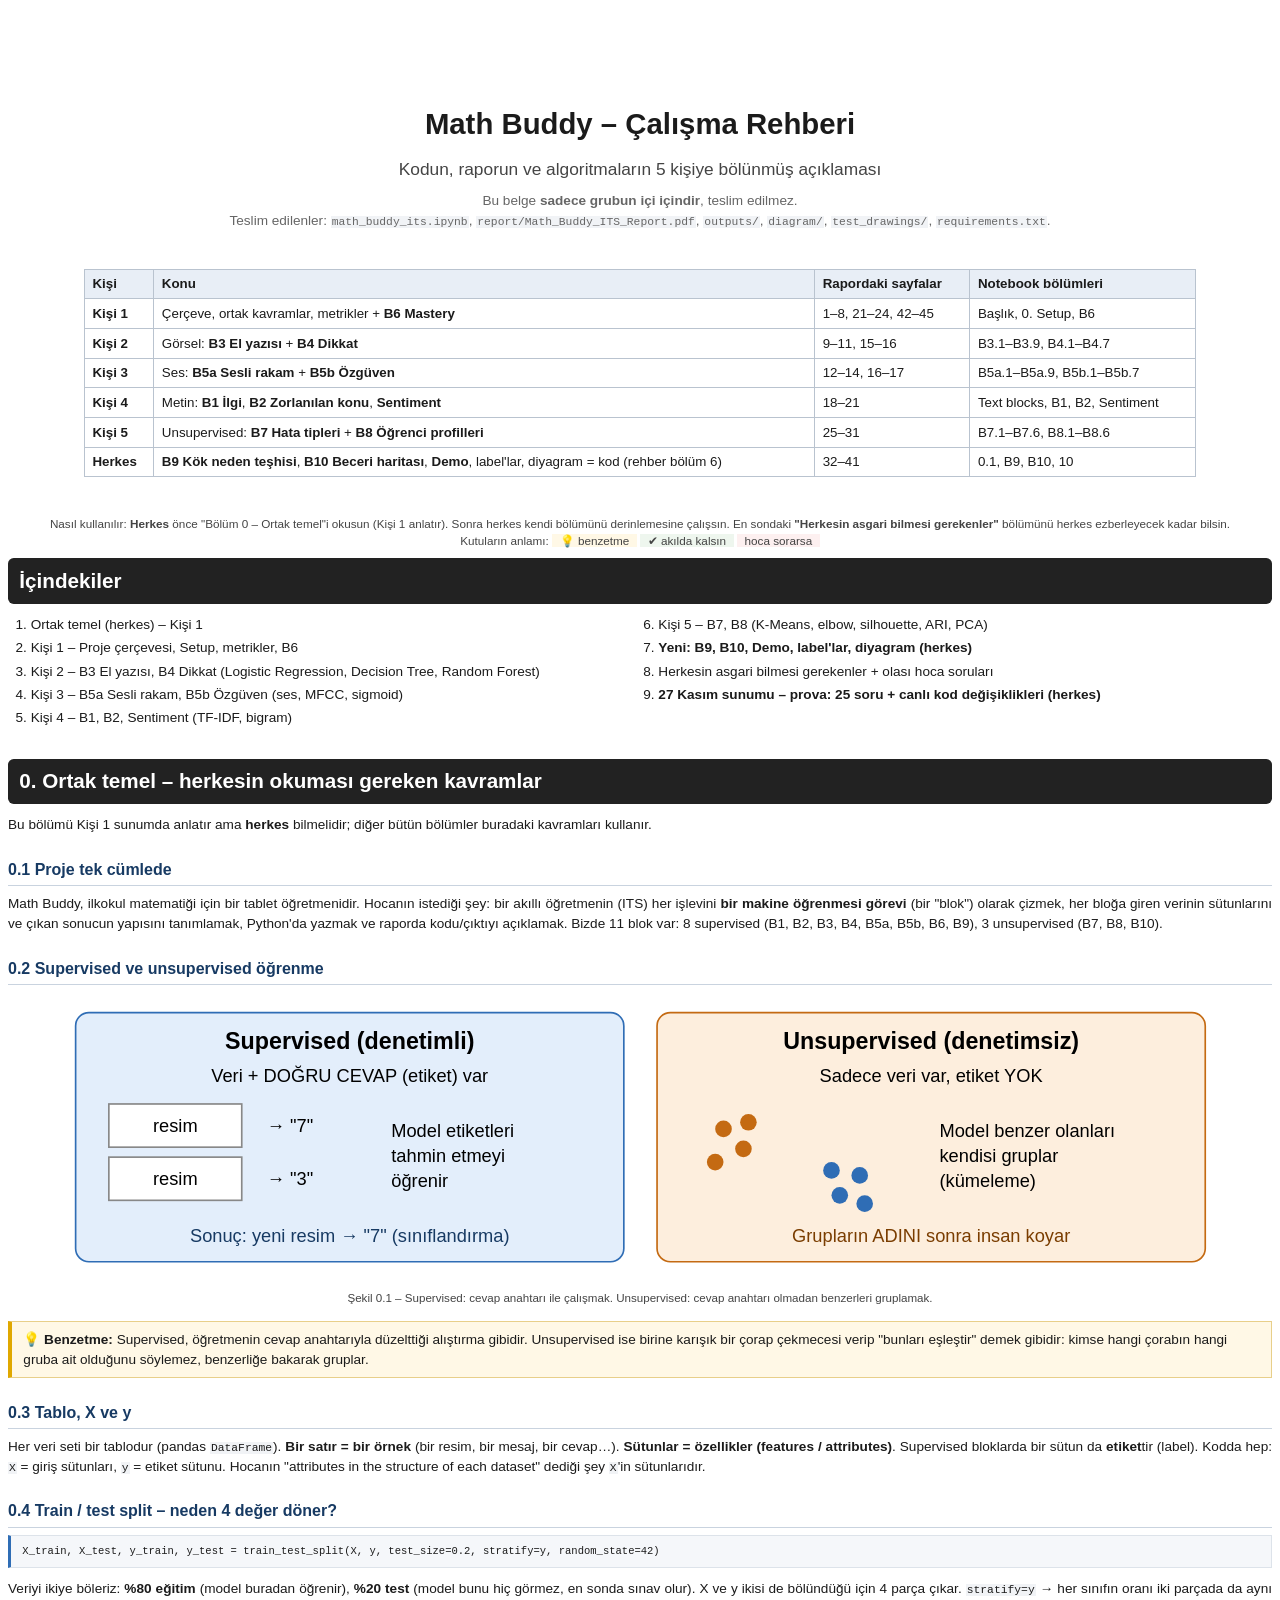
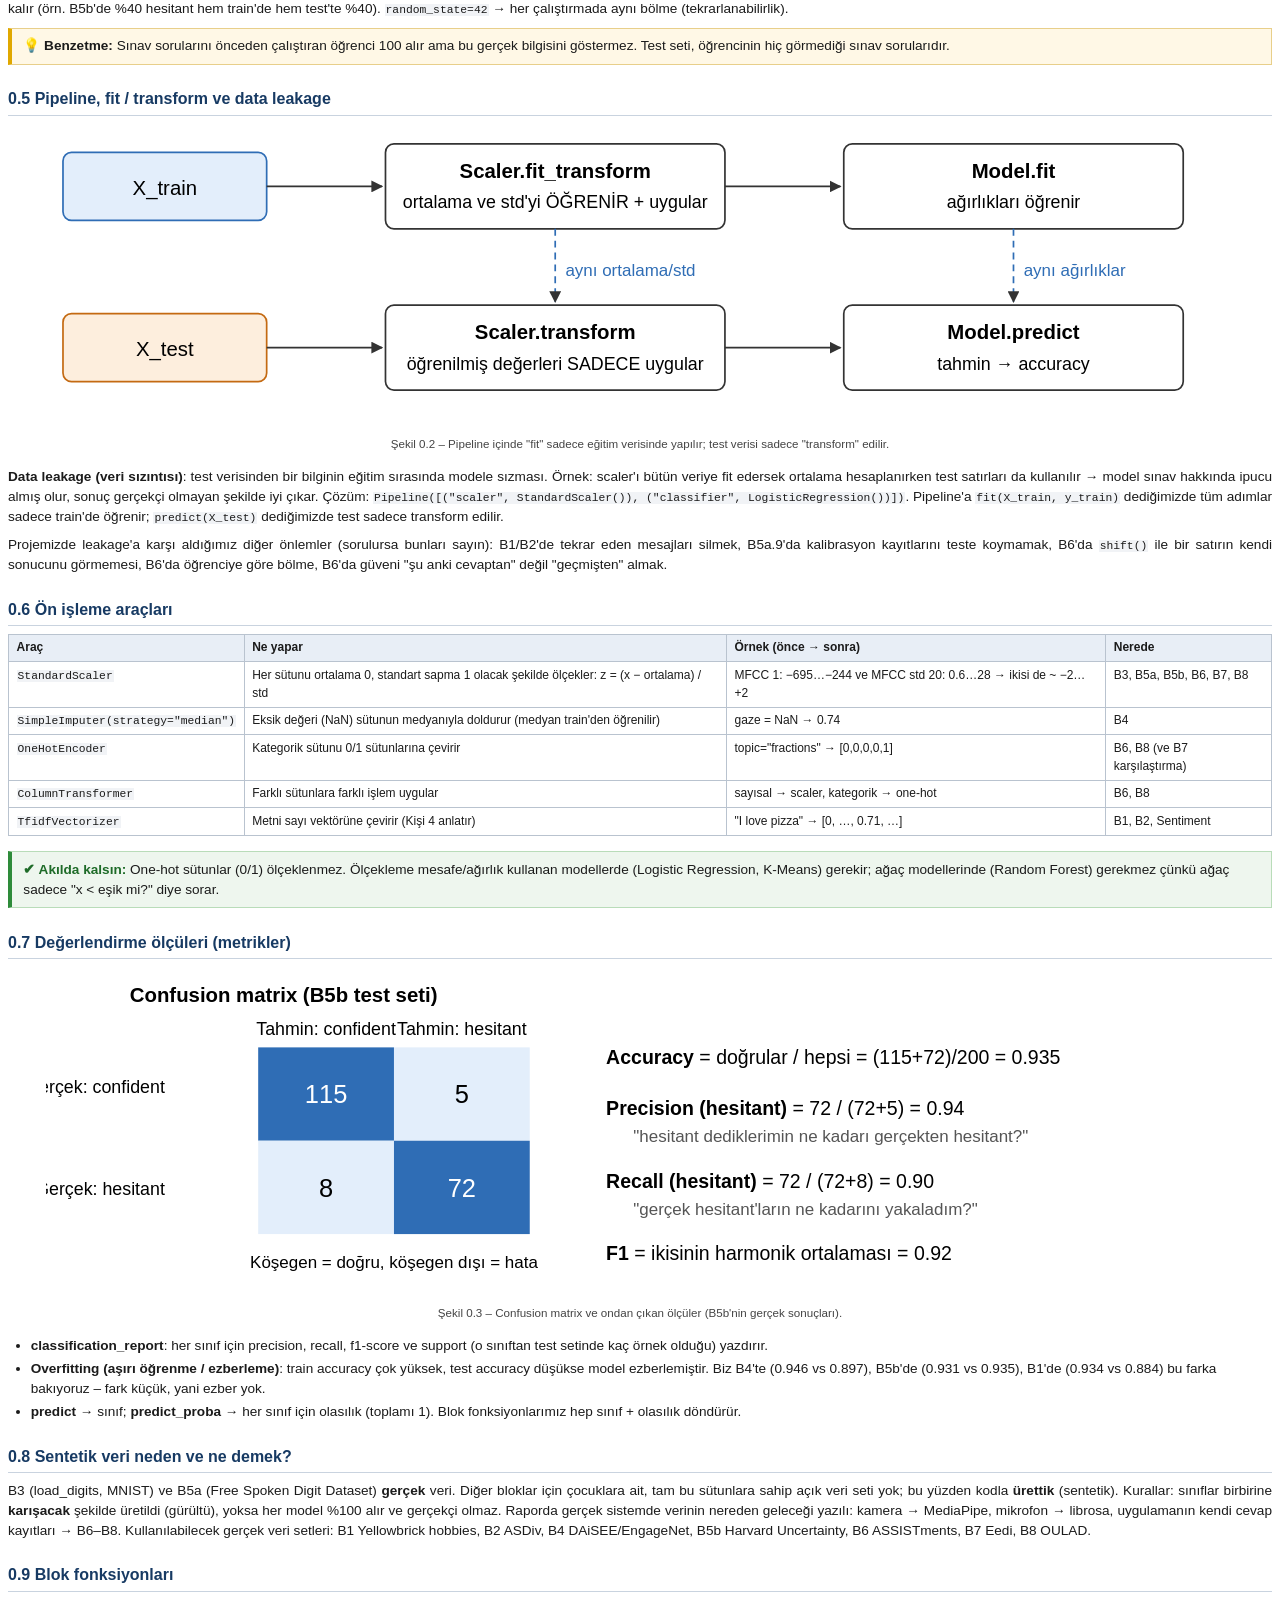
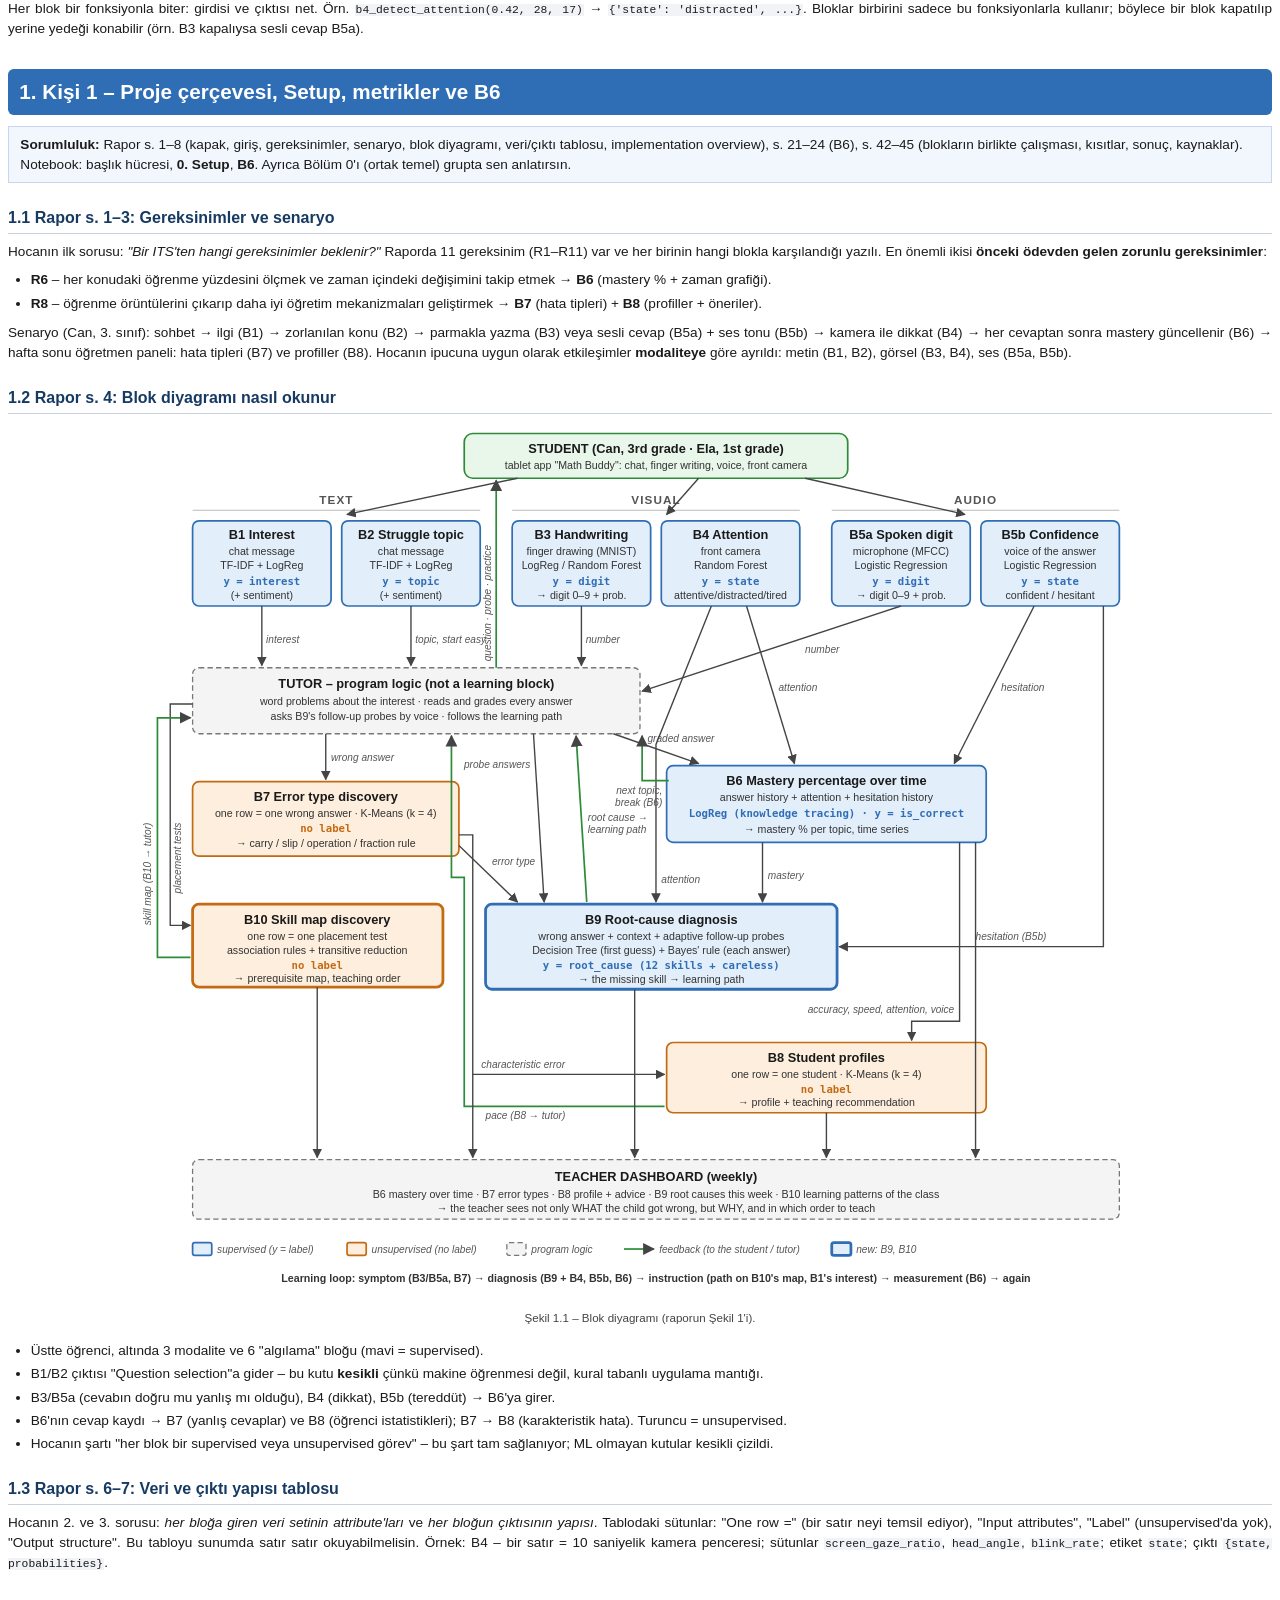
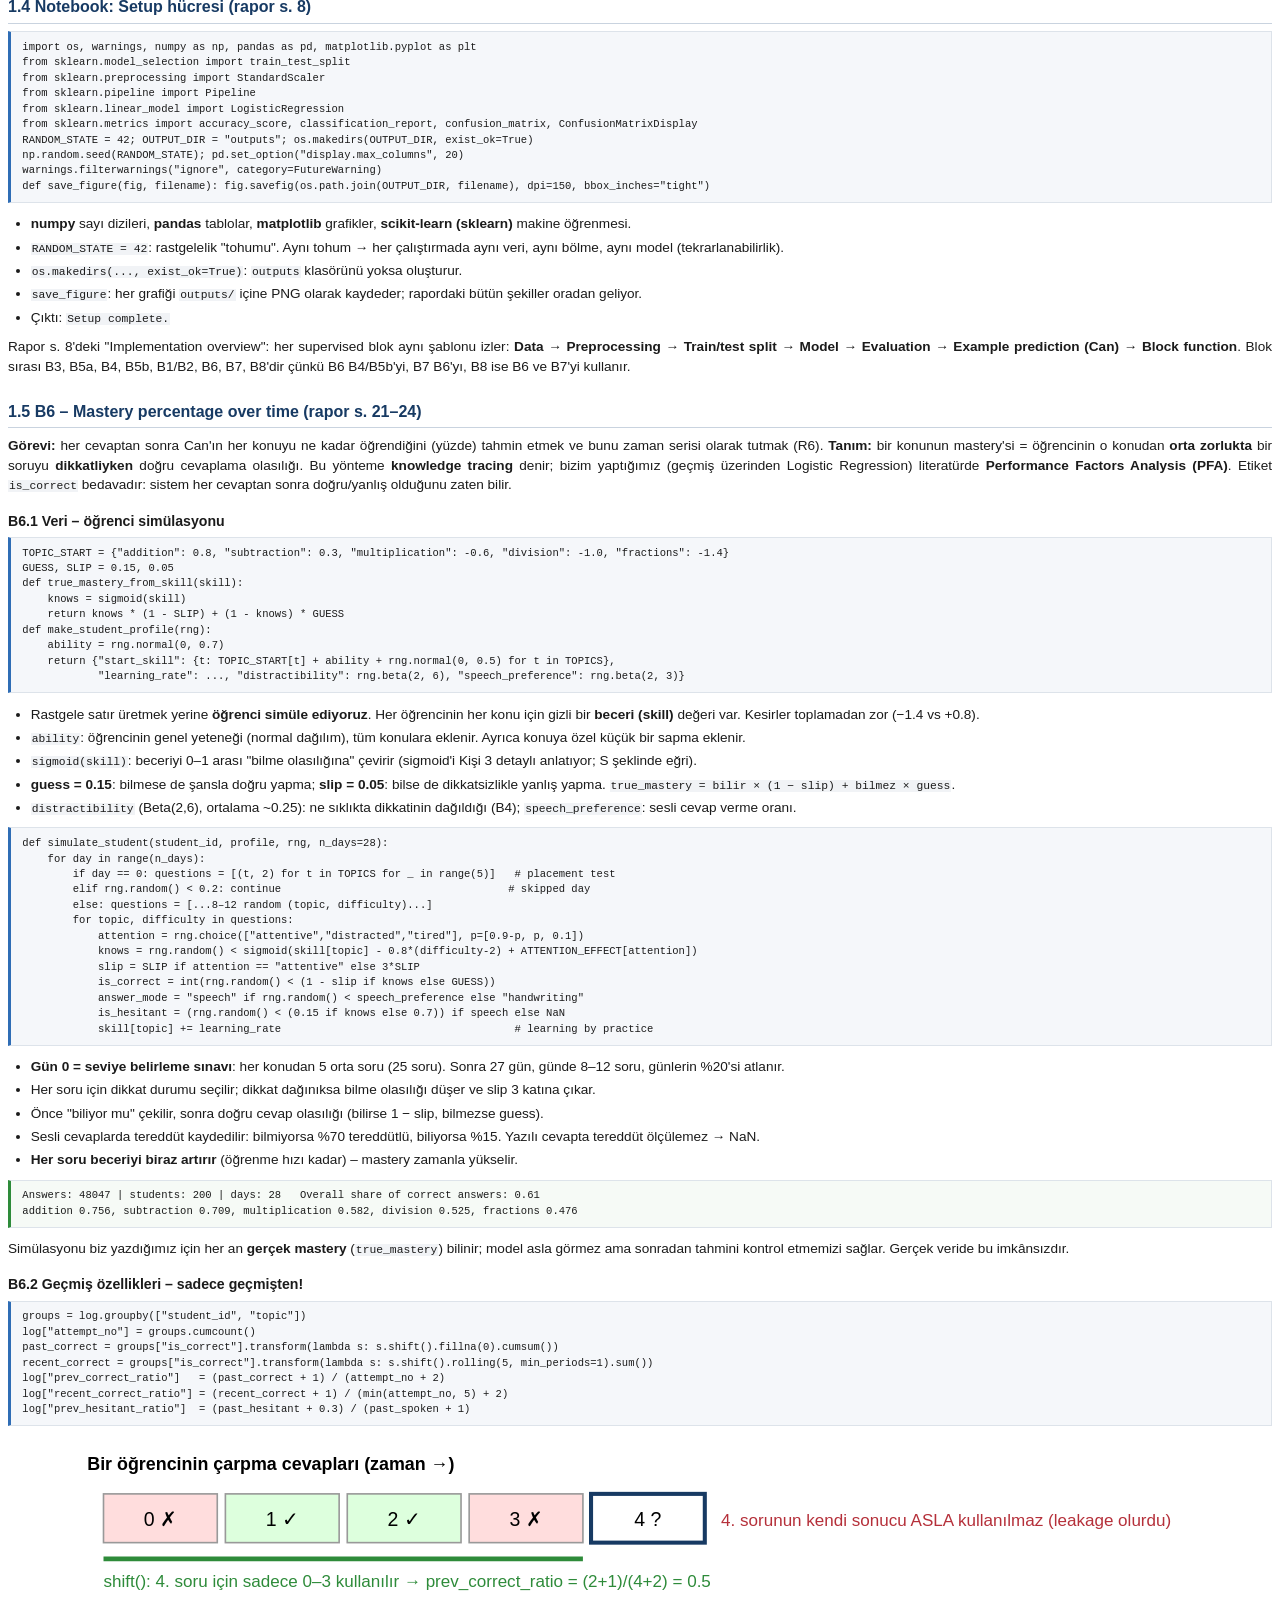
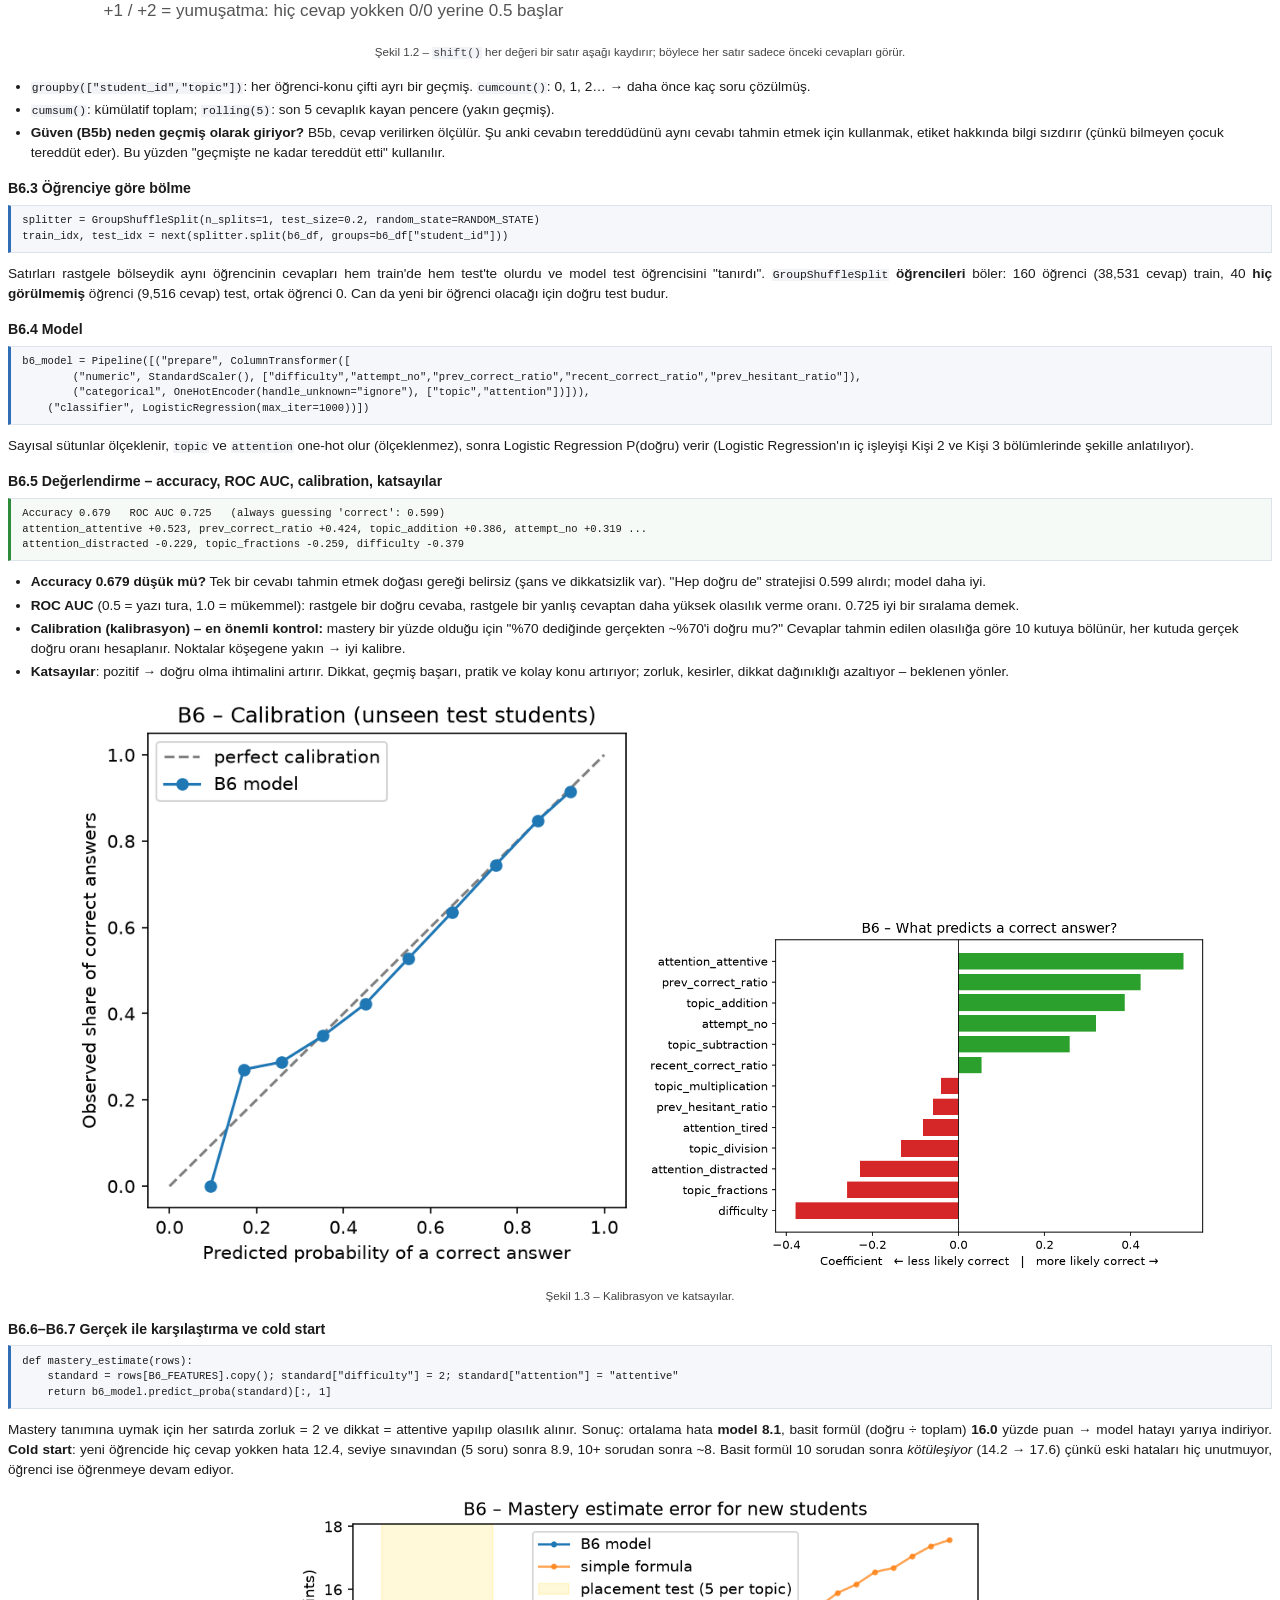
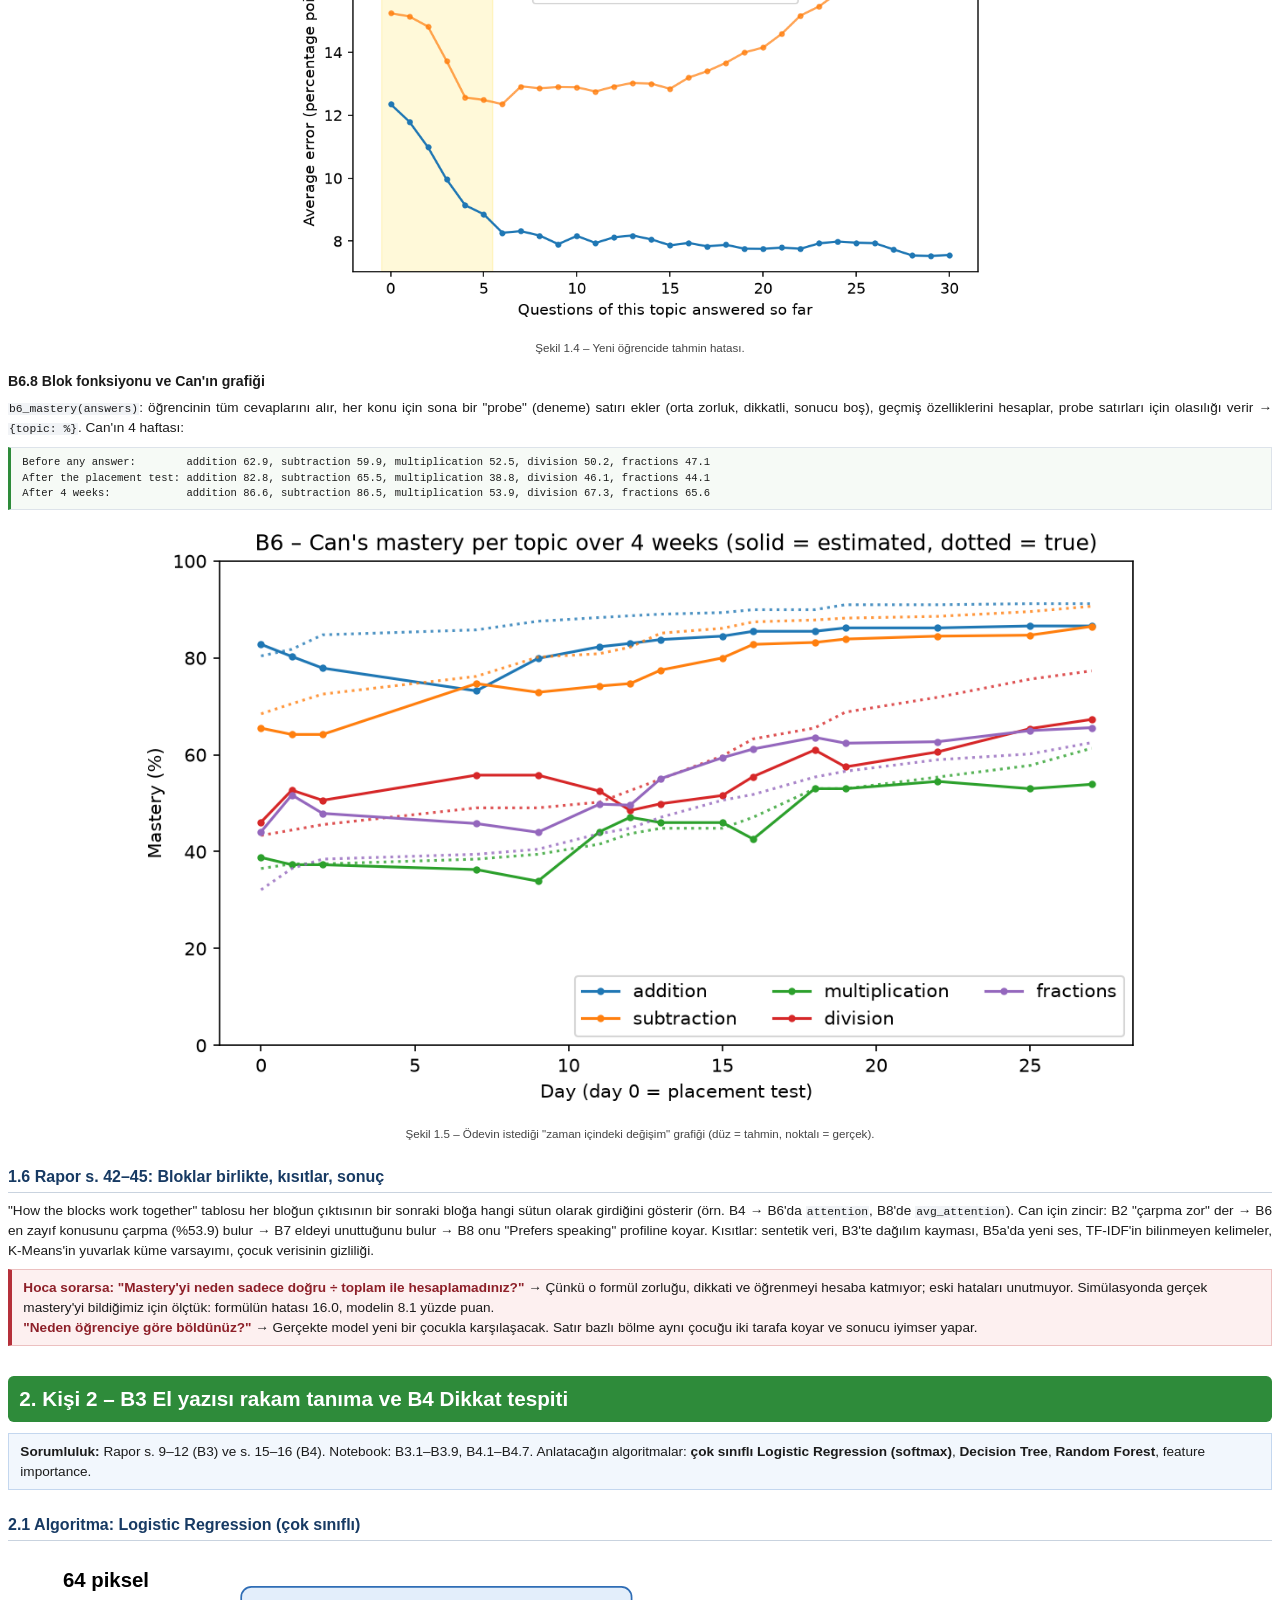
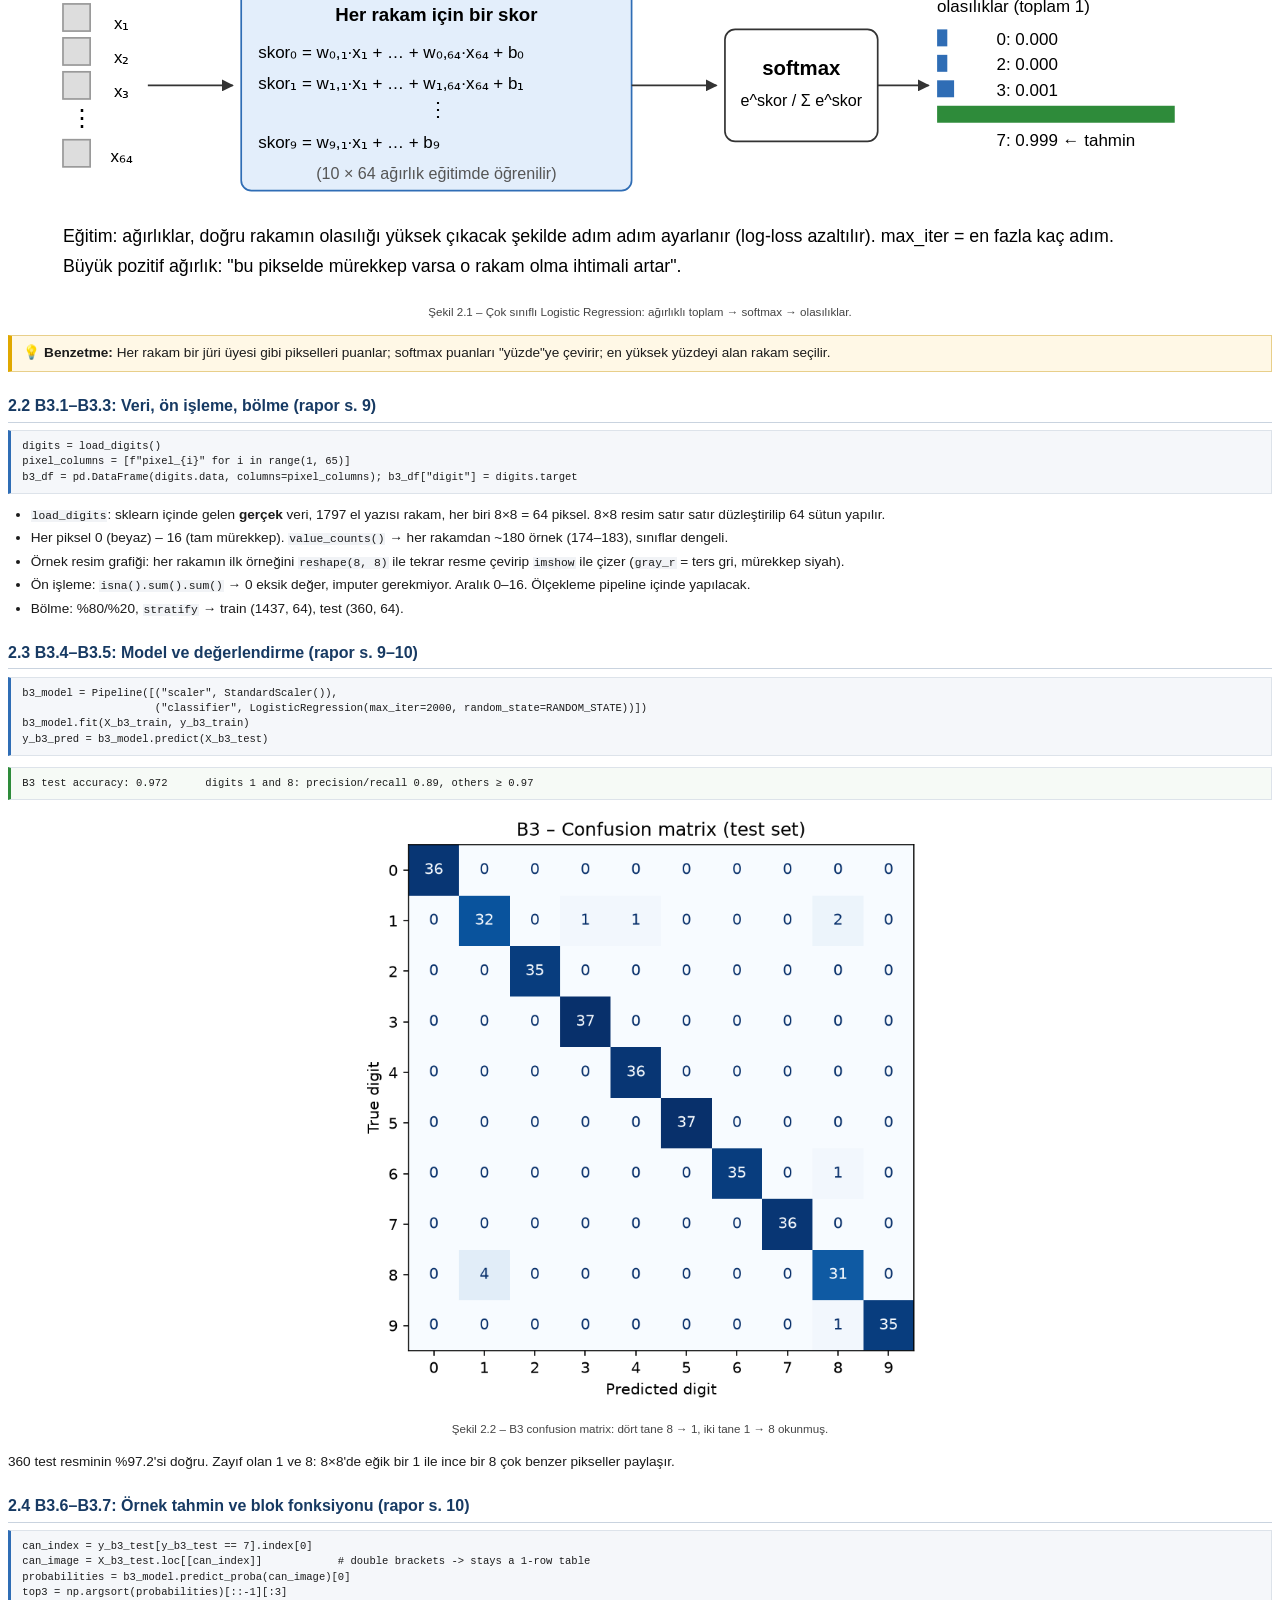
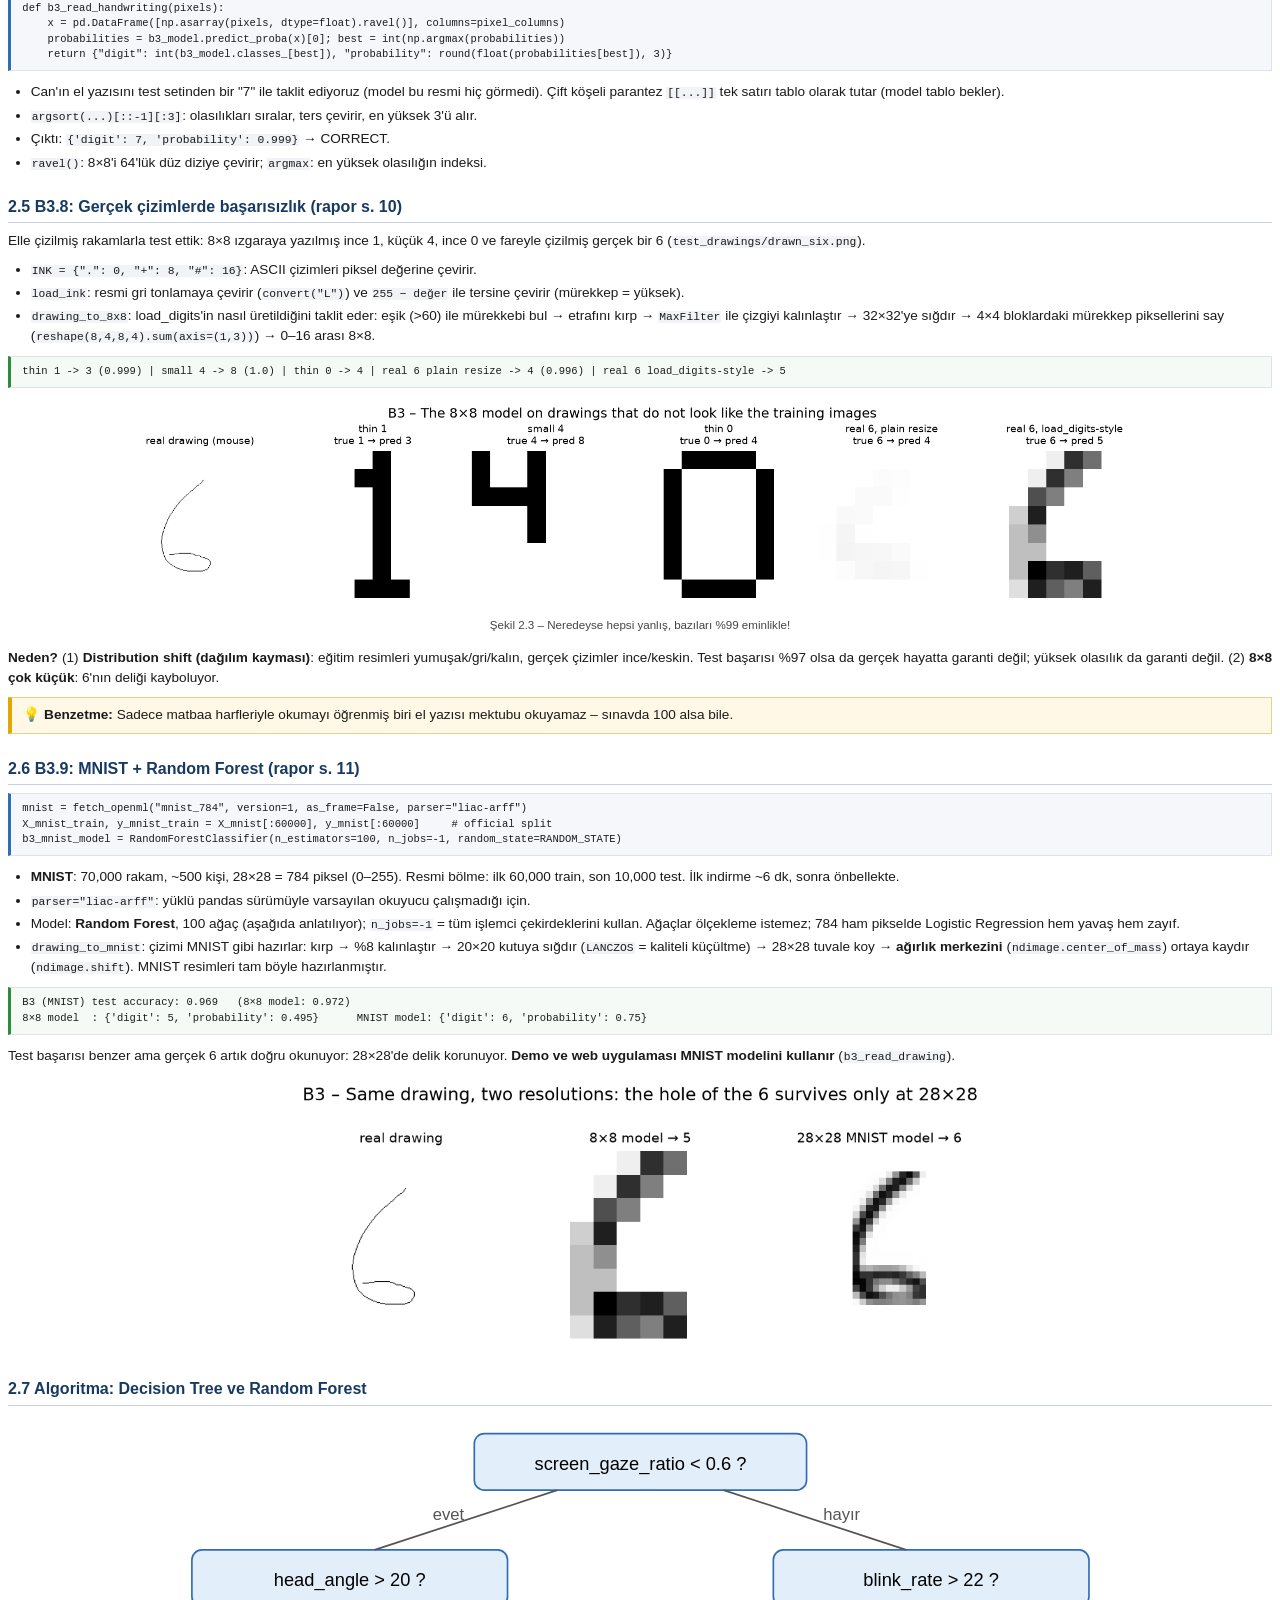
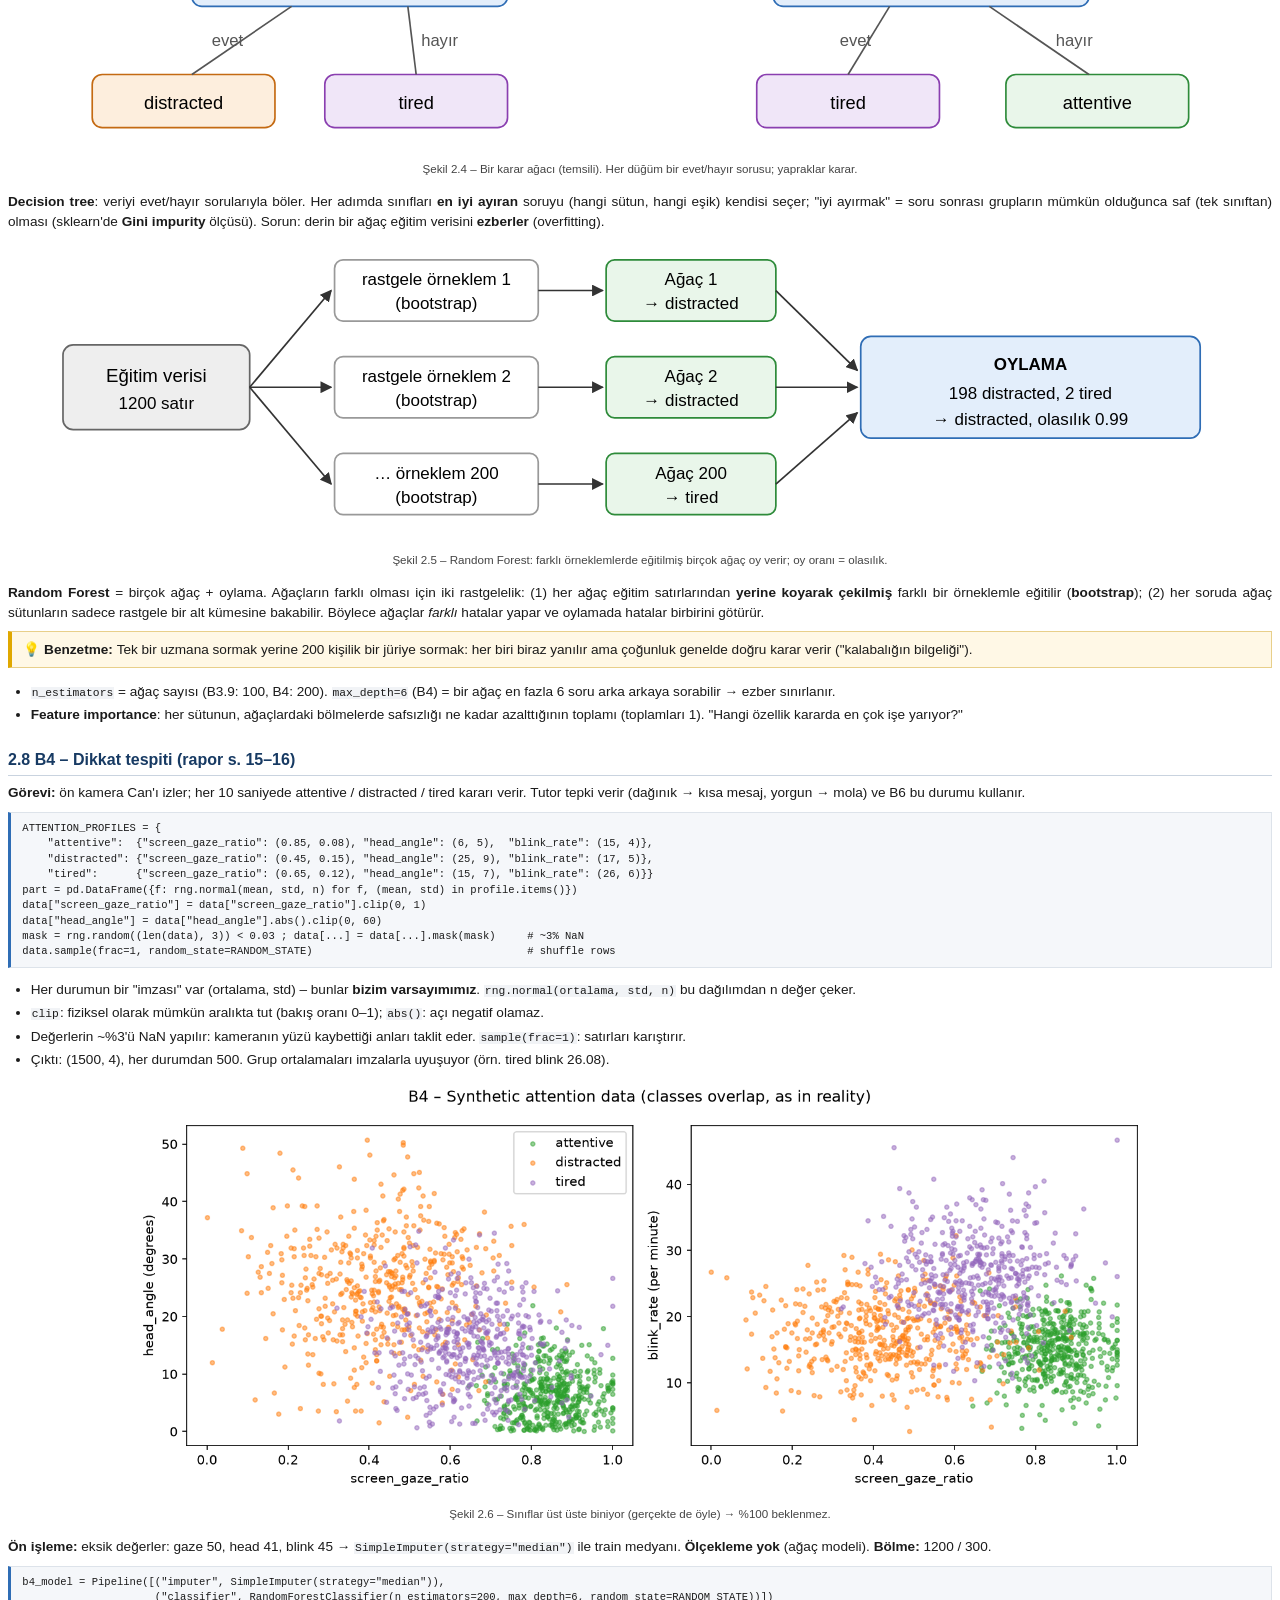
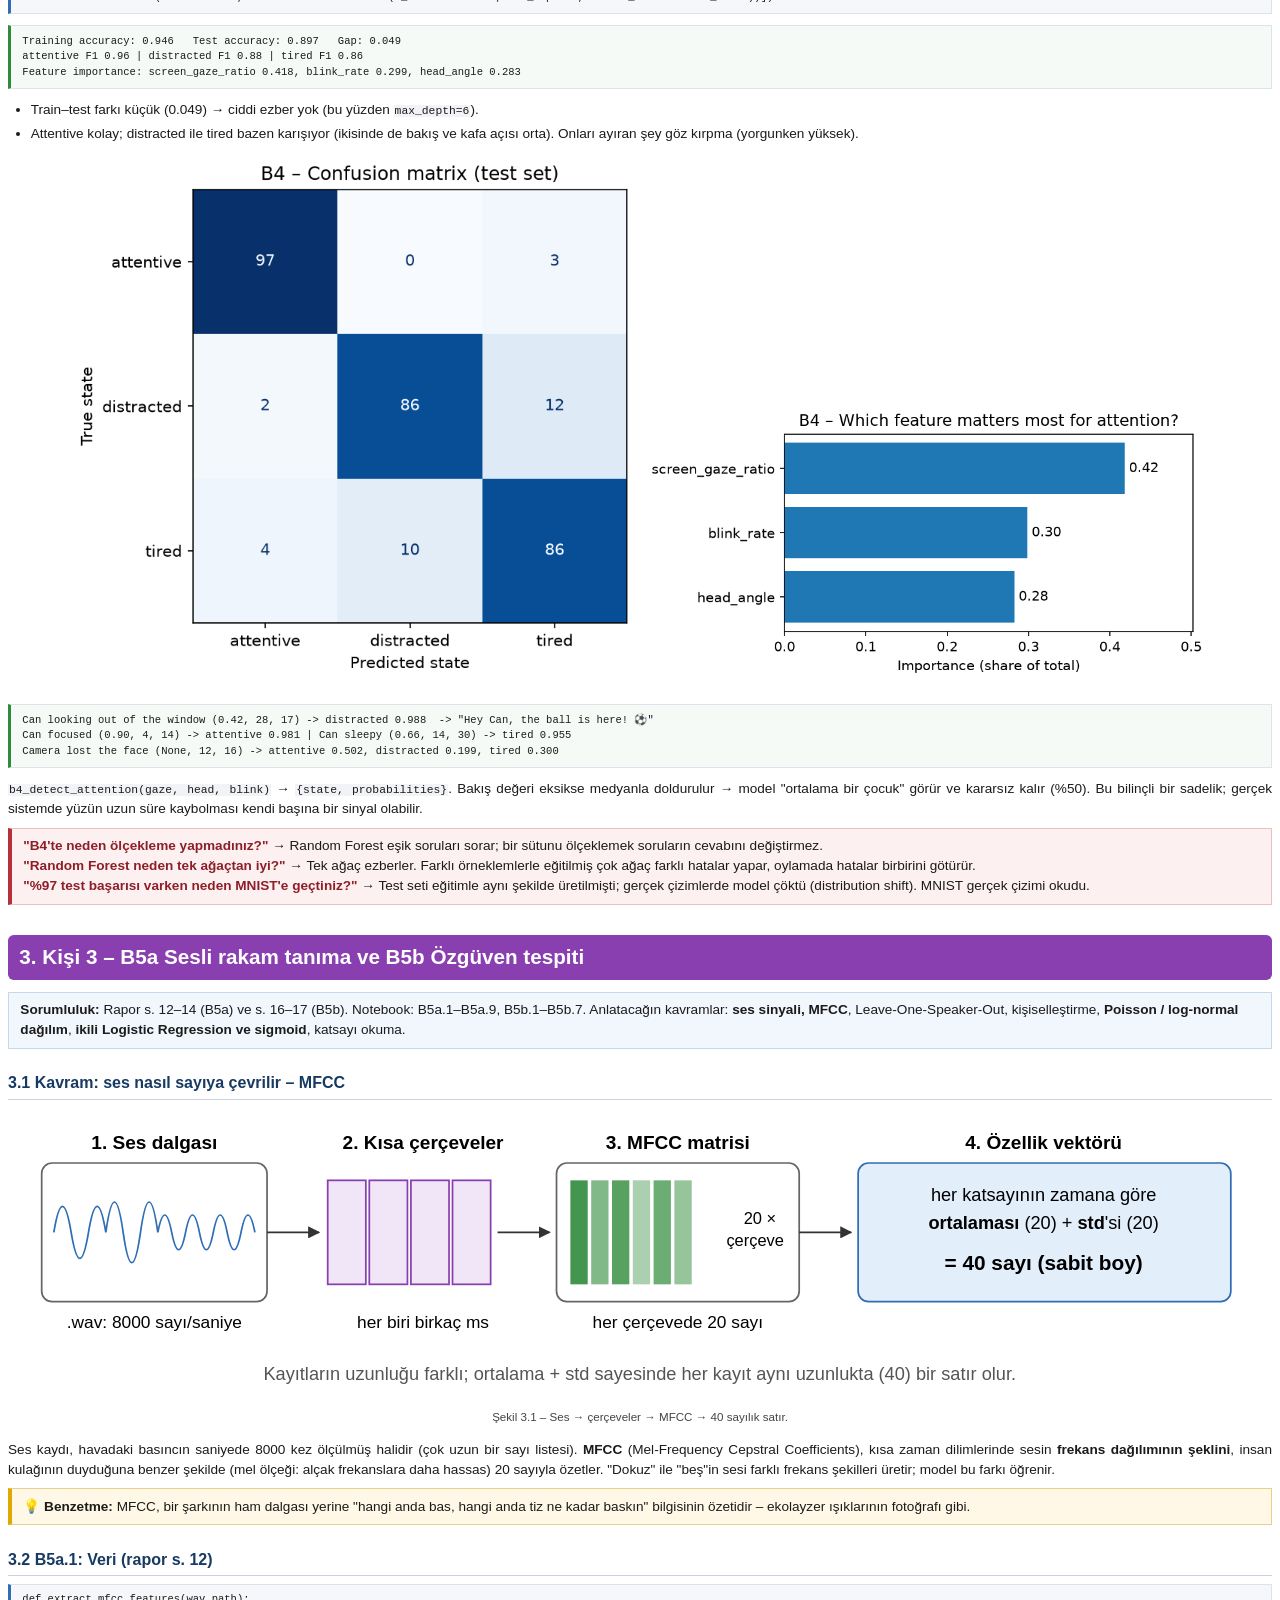
<file: study_guide/study_guide.html>
<!doctype html>
<html lang="tr">
<head>
<meta charset="utf-8">
<title>Math Buddy – Çalışma Rehberi</title>
<style>
  @page { size: A4; margin: 16mm 16mm 16mm 16mm; }
  body { font-family: "Helvetica Neue", Helvetica, Arial, sans-serif; font-size: 10.2pt; line-height: 1.47; color: #1b1b1b; }
  h1 { font-size: 22pt; margin: 0 0 3mm; }
  h2 { font-size: 15.5pt; margin: 8mm 0 3mm; padding: 2mm 3mm; color: #fff; background: #173a63; border-radius: 1.5mm; page-break-after: avoid; }
  h2.p1 { background: #2f6db5; } h2.p2 { background: #2e8b3a; } h2.p3 { background: #8a3fb0; } h2.p4 { background: #c46a12; } h2.p5 { background: #b5303a; } h2.all { background: #222; }
  h3 { font-size: 12pt; margin: 6mm 0 2mm; color: #173a63; border-bottom: 1px solid #c9d3df; padding-bottom: 1mm; page-break-after: avoid; }
  h4 { font-size: 10.6pt; margin: 4mm 0 1.5mm; page-break-after: avoid; }
  p { margin: 0 0 2.3mm; text-align: justify; }
  ul, ol { margin: 0 0 2.5mm; padding-left: 6mm; }
  li { margin-bottom: 0.9mm; }
  table { border-collapse: collapse; width: 100%; margin: 2mm 0 4mm; font-size: 9pt; page-break-inside: avoid; }
  th, td { border: 1px solid #b9c3cf; padding: 1.2mm 2mm; text-align: left; vertical-align: top; }
  th { background: #e8eef6; }
  code { font-family: Menlo, Consolas, monospace; font-size: 8.5pt; background: #f1f3f6; padding: 0 1px; }
  pre { font-family: Menlo, Consolas, monospace; font-size: 7.9pt; background: #f5f7fa; border: 1px solid #dde3ea; border-left: 3px solid #2f6db5; padding: 2mm 3mm; white-space: pre-wrap; margin: 1.5mm 0 3mm; page-break-inside: avoid; }
  pre.out { border-left-color: #2e8b3a; background: #f6faf6; }
  figure { margin: 3mm 0 4mm; text-align: center; page-break-inside: avoid; }
  figure img, figure svg { max-width: 100%; }
  figcaption { font-size: 8.7pt; color: #444; margin-top: 1.2mm; }
  .cover { text-align: center; padding-top: 25mm; page-break-after: always; }
  .analogy { background: #fff8e6; border: 1px solid #e8cf8a; border-left: 4px solid #e0a800; padding: 2mm 3mm; margin: 2mm 0 3.5mm; page-break-inside: avoid; }
  .analogy::before { content: "💡 Benzetme: "; font-weight: bold; }
  .ask { background: #fdf0f0; border: 1px solid #ecc0c0; border-left: 4px solid #b5303a; padding: 2mm 3mm; margin: 2mm 0 3.5mm; page-break-inside: avoid; }
  .ask b.q { color: #8d1f28; }
  .key { background: #eef6ee; border: 1px solid #b9dcb9; border-left: 4px solid #2e8b3a; padding: 2mm 3mm; margin: 2mm 0 3.5mm; page-break-inside: avoid; }
  .key::before { content: "✔ Akılda kalsın: "; font-weight: bold; color: #1e6b28; }
  .own { background: #f2f7fd; border: 1px solid #c4d7ef; padding: 2mm 3mm; margin: 2mm 0 4mm; page-break-inside: avoid; }
  .pb { page-break-before: always; }
  .w45 { width: 45%; } .w55 { width: 55%; } .w65 { width: 65%; } .w80 { width: 80%; }
  .small { font-size: 8.8pt; color: #444; }
  svg text { font-family: Helvetica, Arial, sans-serif; }
</style>
</head>
<body>

<!-- ============================== KAPAK ============================== -->
<div class="cover">
  <h1>Math Buddy – Çalışma Rehberi</h1>
  <p style="text-align:center;font-size:13pt;color:#444">Kodun, raporun ve algoritmaların 5 kişiye bölünmüş açıklaması</p>
  <p style="text-align:center;color:#666">Bu belge <b>sadece grubun içi içindir</b>, teslim edilmez.<br>
  Teslim edilenler: <code>math_buddy_its.ipynb</code>, <code>report/Math_Buddy_ITS_Report.pdf</code>, <code>outputs/</code>, <code>diagram/</code>, <code>test_drawings/</code>, <code>requirements.txt</code>.</p>
  <table style="width:88%;margin:10mm auto;font-size:10pt">
    <tr><th>Kişi</th><th>Konu</th><th>Rapordaki sayfalar</th><th>Notebook bölümleri</th></tr>
    <tr><td><b>Kişi 1</b></td><td>Çerçeve, ortak kavramlar, metrikler + <b>B6 Mastery</b></td><td>1–8, 21–24, 42–45</td><td>Başlık, 0. Setup, B6</td></tr>
    <tr><td><b>Kişi 2</b></td><td>Görsel: <b>B3 El yazısı</b> + <b>B4 Dikkat</b></td><td>9–11, 15–16</td><td>B3.1–B3.9, B4.1–B4.7</td></tr>
    <tr><td><b>Kişi 3</b></td><td>Ses: <b>B5a Sesli rakam</b> + <b>B5b Özgüven</b></td><td>12–14, 16–17</td><td>B5a.1–B5a.9, B5b.1–B5b.7</td></tr>
    <tr><td><b>Kişi 4</b></td><td>Metin: <b>B1 İlgi</b>, <b>B2 Zorlanılan konu</b>, <b>Sentiment</b></td><td>18–21</td><td>Text blocks, B1, B2, Sentiment</td></tr>
    <tr><td><b>Kişi 5</b></td><td>Unsupervised: <b>B7 Hata tipleri</b> + <b>B8 Öğrenci profilleri</b></td><td>25–31</td><td>B7.1–B7.6, B8.1–B8.6</td></tr>
    <tr><td><b>Herkes</b></td><td><b>B9 Kök neden teşhisi</b>, <b>B10 Beceri haritası</b>, <b>Demo</b>, label'lar, diyagram = kod (rehber bölüm 6)</td><td>32–41</td><td>0.1, B9, B10, 10</td></tr>
  </table>
  <p style="text-align:center" class="small">Nasıl kullanılır: <b>Herkes</b> önce "Bölüm 0 – Ortak temel"i okusun (Kişi 1 anlatır).
  Sonra herkes kendi bölümünü derinlemesine çalışsın. En sondaki <b>"Herkesin asgari bilmesi gerekenler"</b> bölümünü herkes ezberleyecek kadar bilsin.<br>
  Kutuların anlamı: <span style="background:#fff8e6;padding:0 2mm">💡 benzetme</span>
  <span style="background:#eef6ee;padding:0 2mm">✔ akılda kalsın</span>
  <span style="background:#fdf0f0;padding:0 2mm">hoca sorarsa</span></p>
</div>

<!-- ============================== İÇİNDEKİLER ============================== -->
<h2 class="all" style="margin-top:0">İçindekiler</h2>
<ol style="columns:2">
<li>Ortak temel (herkes) – Kişi 1</li>
<li>Kişi 1 – Proje çerçevesi, Setup, metrikler, B6</li>
<li>Kişi 2 – B3 El yazısı, B4 Dikkat (Logistic Regression, Decision Tree, Random Forest)</li>
<li>Kişi 3 – B5a Sesli rakam, B5b Özgüven (ses, MFCC, sigmoid)</li>
<li>Kişi 4 – B1, B2, Sentiment (TF-IDF, bigram)</li>
<li>Kişi 5 – B7, B8 (K-Means, elbow, silhouette, ARI, PCA)</li>
<li><b>Yeni: B9, B10, Demo, label'lar, diyagram (herkes)</b></li>
<li>Herkesin asgari bilmesi gerekenler + olası hoca soruları</li>
<li><b>27 Kasım sunumu – prova: 25 soru + canlı kod değişiklikleri (herkes)</b></li>
</ol>

<!-- =====================================================================
     BÖLÜM 0 – ORTAK TEMEL
===================================================================== -->
<h2 class="all">0. Ortak temel – herkesin okuması gereken kavramlar</h2>
<p>Bu bölümü Kişi 1 sunumda anlatır ama <b>herkes</b> bilmelidir; diğer bütün bölümler buradaki kavramları kullanır.</p>

<h3>0.1 Proje tek cümlede</h3>
<p>Math Buddy, ilkokul matematiği için bir tablet öğretmenidir. Hocanın istediği şey: bir akıllı öğretmenin (ITS) her işlevini
<b>bir makine öğrenmesi görevi</b> (bir "blok") olarak çizmek, her bloğa giren verinin sütunlarını ve çıkan sonucun yapısını tanımlamak,
Python'da yazmak ve raporda kodu/çıktıyı açıklamak. Bizde 11 blok var: 8 supervised (B1, B2, B3, B4, B5a, B5b, B6, B9), 3 unsupervised (B7, B8, B10).</p>

<h3>0.2 Supervised ve unsupervised öğrenme</h3>
<figure>
<svg viewBox="0 0 700 170" width="92%">
  <rect x="10" y="10" width="330" height="150" rx="8" fill="#e3eefb" stroke="#2f6db5"/>
  <text x="175" y="32" text-anchor="middle" font-weight="bold" font-size="14">Supervised (denetimli)</text>
  <text x="175" y="52" text-anchor="middle" font-size="11">Veri + DOĞRU CEVAP (etiket) var</text>
  <rect x="30" y="65" width="80" height="26" fill="#fff" stroke="#888"/><text x="70" y="82" text-anchor="middle" font-size="11">resim</text>
  <rect x="30" y="97" width="80" height="26" fill="#fff" stroke="#888"/><text x="70" y="114" text-anchor="middle" font-size="11">resim</text>
  <text x="125" y="82" font-size="11">→ "7"</text><text x="125" y="114" font-size="11">→ "3"</text>
  <text x="200" y="85" font-size="11">Model etiketleri</text><text x="200" y="100" font-size="11">tahmin etmeyi</text><text x="200" y="115" font-size="11">öğrenir</text>
  <text x="175" y="148" text-anchor="middle" font-size="11" fill="#173a63">Sonuç: yeni resim → "7"  (sınıflandırma)</text>
  <rect x="360" y="10" width="330" height="150" rx="8" fill="#fdeedd" stroke="#c46a12"/>
  <text x="525" y="32" text-anchor="middle" font-weight="bold" font-size="14">Unsupervised (denetimsiz)</text>
  <text x="525" y="52" text-anchor="middle" font-size="11">Sadece veri var, etiket YOK</text>
  <g fill="#c46a12"><circle cx="400" cy="80" r="5"/><circle cx="412" cy="92" r="5"/><circle cx="395" cy="100" r="5"/><circle cx="415" cy="76" r="5"/></g>
  <g fill="#2f6db5"><circle cx="470" cy="120" r="5"/><circle cx="482" cy="108" r="5"/><circle cx="465" cy="105" r="5"/><circle cx="485" cy="125" r="5"/></g>
  <text x="530" y="85" font-size="11">Model benzer olanları</text><text x="530" y="100" font-size="11">kendisi gruplar</text><text x="530" y="115" font-size="11">(kümeleme)</text>
  <text x="525" y="148" text-anchor="middle" font-size="11" fill="#7a3d00">Grupların ADINI sonra insan koyar</text>
</svg>
<figcaption>Şekil 0.1 – Supervised: cevap anahtarı ile çalışmak. Unsupervised: cevap anahtarı olmadan benzerleri gruplamak.</figcaption></figure>
<div class="analogy">Supervised, öğretmenin cevap anahtarıyla düzelttiği alıştırma gibidir. Unsupervised ise birine karışık bir çorap çekmecesi verip
"bunları eşleştir" demek gibidir: kimse hangi çorabın hangi gruba ait olduğunu söylemez, benzerliğe bakarak gruplar.</div>

<h3>0.3 Tablo, X ve y</h3>
<p>Her veri seti bir tablodur (pandas <code>DataFrame</code>). <b>Bir satır = bir örnek</b> (bir resim, bir mesaj, bir cevap…).
<b>Sütunlar = özellikler (features / attributes)</b>. Supervised bloklarda bir sütun da <b>etiket</b>tir (label). Kodda hep:
<code>X</code> = giriş sütunları, <code>y</code> = etiket sütunu. Hocanın "attributes in the structure of each dataset" dediği şey <code>X</code>'in sütunlarıdır.</p>

<h3>0.4 Train / test split – neden 4 değer döner?</h3>
<pre>X_train, X_test, y_train, y_test = train_test_split(X, y, test_size=0.2, stratify=y, random_state=42)</pre>
<p>Veriyi ikiye böleriz: <b>%80 eğitim</b> (model buradan öğrenir), <b>%20 test</b> (model bunu hiç görmez, en sonda sınav olur).
X ve y ikisi de bölündüğü için 4 parça çıkar. <code>stratify=y</code> → her sınıfın oranı iki parçada da aynı kalır (örn. B5b'de %40 hesitant
hem train'de hem test'te %40). <code>random_state=42</code> → her çalıştırmada aynı bölme (tekrarlanabilirlik).</p>
<div class="analogy">Sınav sorularını önceden çalıştıran öğrenci 100 alır ama bu gerçek bilgisini göstermez. Test seti, öğrencinin hiç görmediği sınav sorularıdır.</div>

<h3>0.5 Pipeline, fit / transform ve data leakage</h3>
<figure>
<svg viewBox="0 0 700 175" width="94%">
  <defs><marker id="a0" viewBox="0 0 10 10" refX="9" refY="5" markerWidth="7" markerHeight="7" orient="auto"><path d="M0,0 L10,5 L0,10 z" fill="#333"/></marker></defs>
  <rect x="10" y="15" width="120" height="40" rx="5" fill="#e3eefb" stroke="#2f6db5"/><text x="70" y="40" text-anchor="middle" font-size="12">X_train</text>
  <rect x="10" y="110" width="120" height="40" rx="5" fill="#fdeedd" stroke="#c46a12"/><text x="70" y="135" text-anchor="middle" font-size="12">X_test</text>
  <rect x="200" y="10" width="200" height="50" rx="5" fill="#fff" stroke="#333"/><text x="300" y="30" text-anchor="middle" font-size="12" font-weight="bold">Scaler.fit_transform</text><text x="300" y="48" text-anchor="middle" font-size="10.5">ortalama ve std'yi ÖĞRENİR + uygular</text>
  <rect x="200" y="105" width="200" height="50" rx="5" fill="#fff" stroke="#333"/><text x="300" y="125" text-anchor="middle" font-size="12" font-weight="bold">Scaler.transform</text><text x="300" y="143" text-anchor="middle" font-size="10.5">öğrenilmiş değerleri SADECE uygular</text>
  <rect x="470" y="10" width="200" height="50" rx="5" fill="#fff" stroke="#333"/><text x="570" y="30" text-anchor="middle" font-size="12" font-weight="bold">Model.fit</text><text x="570" y="48" text-anchor="middle" font-size="10.5">ağırlıkları öğrenir</text>
  <rect x="470" y="105" width="200" height="50" rx="5" fill="#fff" stroke="#333"/><text x="570" y="125" text-anchor="middle" font-size="12" font-weight="bold">Model.predict</text><text x="570" y="143" text-anchor="middle" font-size="10.5">tahmin → accuracy</text>
  <path d="M130,35 L198,35" stroke="#333" marker-end="url(#a0)"/><path d="M400,35 L468,35" stroke="#333" marker-end="url(#a0)"/>
  <path d="M130,130 L198,130" stroke="#333" marker-end="url(#a0)"/><path d="M400,130 L468,130" stroke="#333" marker-end="url(#a0)"/>
  <path d="M300,60 L300,103" stroke="#2f6db5" stroke-dasharray="4 3" marker-end="url(#a0)"/><text x="306" y="88" font-size="10" fill="#2f6db5">aynı ortalama/std</text>
  <path d="M570,60 L570,103" stroke="#2f6db5" stroke-dasharray="4 3" marker-end="url(#a0)"/><text x="576" y="88" font-size="10" fill="#2f6db5">aynı ağırlıklar</text>
</svg>
<figcaption>Şekil 0.2 – Pipeline içinde "fit" sadece eğitim verisinde yapılır; test verisi sadece "transform" edilir.</figcaption></figure>
<p><b>Data leakage (veri sızıntısı)</b>: test verisinden bir bilginin eğitim sırasında modele sızması. Örnek: scaler'ı bütün veriye fit edersek
ortalama hesaplanırken test satırları da kullanılır → model sınav hakkında ipucu almış olur, sonuç gerçekçi olmayan şekilde iyi çıkar.
Çözüm: <code>Pipeline([("scaler", StandardScaler()), ("classifier", LogisticRegression())])</code>. Pipeline'a <code>fit(X_train, y_train)</code>
dediğimizde tüm adımlar sadece train'de öğrenir; <code>predict(X_test)</code> dediğimizde test sadece transform edilir.</p>
<p>Projemizde leakage'a karşı aldığımız diğer önlemler (sorulursa bunları sayın): B1/B2'de tekrar eden mesajları silmek, B5a.9'da kalibrasyon kayıtlarını
teste koymamak, B6'da <code>shift()</code> ile bir satırın kendi sonucunu görmemesi, B6'da öğrenciye göre bölme, B6'da güveni "şu anki cevaptan" değil "geçmişten" almak.</p>

<h3>0.6 Ön işleme araçları</h3>
<table>
<tr><th>Araç</th><th>Ne yapar</th><th>Örnek (önce → sonra)</th><th>Nerede</th></tr>
<tr><td><code>StandardScaler</code></td><td>Her sütunu ortalama 0, standart sapma 1 olacak şekilde ölçekler: z = (x − ortalama) / std</td><td>MFCC 1: −695…−244 ve MFCC std 20: 0.6…28 → ikisi de ~ −2…+2</td><td>B3, B5a, B5b, B6, B7, B8</td></tr>
<tr><td><code>SimpleImputer(strategy="median")</code></td><td>Eksik değeri (NaN) sütunun medyanıyla doldurur (medyan train'den öğrenilir)</td><td>gaze = NaN → 0.74</td><td>B4</td></tr>
<tr><td><code>OneHotEncoder</code></td><td>Kategorik sütunu 0/1 sütunlarına çevirir</td><td>topic="fractions" → [0,0,0,0,1]</td><td>B6, B8 (ve B7 karşılaştırma)</td></tr>
<tr><td><code>ColumnTransformer</code></td><td>Farklı sütunlara farklı işlem uygular</td><td>sayısal → scaler, kategorik → one-hot</td><td>B6, B8</td></tr>
<tr><td><code>TfidfVectorizer</code></td><td>Metni sayı vektörüne çevirir (Kişi 4 anlatır)</td><td>"I love pizza" → [0, …, 0.71, …]</td><td>B1, B2, Sentiment</td></tr>
</table>
<div class="key">One-hot sütunlar (0/1) ölçeklenmez. Ölçekleme mesafe/ağırlık kullanan modellerde (Logistic Regression, K-Means) gerekir; ağaç modellerinde
(Random Forest) gerekmez çünkü ağaç sadece "x &lt; eşik mi?" diye sorar.</div>

<h3>0.7 Değerlendirme ölçüleri (metrikler)</h3>
<figure>
<svg viewBox="0 0 700 190" width="94%">
  <text x="140" y="18" text-anchor="middle" font-size="12" font-weight="bold">Confusion matrix (B5b test seti)</text>
  <text x="165" y="38" text-anchor="middle" font-size="10.5">Tahmin: confident</text><text x="245" y="38" text-anchor="middle" font-size="10.5">Tahmin: hesitant</text>
  <text x="70" y="72" text-anchor="end" font-size="10.5">Gerçek: confident</text><text x="70" y="132" text-anchor="end" font-size="10.5">Gerçek: hesitant</text>
  <rect x="125" y="45" width="80" height="55" fill="#2f6db5"/><text x="165" y="78" text-anchor="middle" fill="#fff" font-size="15">115</text>
  <rect x="205" y="45" width="80" height="55" fill="#e3eefb"/><text x="245" y="78" text-anchor="middle" font-size="15">5</text>
  <rect x="125" y="100" width="80" height="55" fill="#e3eefb"/><text x="165" y="133" text-anchor="middle" font-size="15">8</text>
  <rect x="205" y="100" width="80" height="55" fill="#2f6db5"/><text x="245" y="133" text-anchor="middle" fill="#fff" font-size="15">72</text>
  <text x="205" y="175" text-anchor="middle" font-size="10">Köşegen = doğru, köşegen dışı = hata</text>
  <text x="330" y="55" font-size="11.5"><tspan font-weight="bold">Accuracy</tspan> = doğrular / hepsi = (115+72)/200 = 0.935</text>
  <text x="330" y="85" font-size="11.5"><tspan font-weight="bold">Precision (hesitant)</tspan> = 72 / (72+5) = 0.94</text>
  <text x="346" y="101" font-size="10" fill="#555">"hesitant dediklerimin ne kadarı gerçekten hesitant?"</text>
  <text x="330" y="128" font-size="11.5"><tspan font-weight="bold">Recall (hesitant)</tspan> = 72 / (72+8) = 0.90</text>
  <text x="346" y="144" font-size="10" fill="#555">"gerçek hesitant'ların ne kadarını yakaladım?"</text>
  <text x="330" y="170" font-size="11.5"><tspan font-weight="bold">F1</tspan> = ikisinin harmonik ortalaması = 0.92</text>
</svg>
<figcaption>Şekil 0.3 – Confusion matrix ve ondan çıkan ölçüler (B5b'nin gerçek sonuçları).</figcaption></figure>
<ul>
<li><b>classification_report</b>: her sınıf için precision, recall, f1-score ve support (o sınıftan test setinde kaç örnek olduğu) yazdırır.</li>
<li><b>Overfitting (aşırı öğrenme / ezberleme)</b>: train accuracy çok yüksek, test accuracy düşükse model ezberlemiştir. Biz B4'te (0.946 vs 0.897),
B5b'de (0.931 vs 0.935), B1'de (0.934 vs 0.884) bu farka bakıyoruz – fark küçük, yani ezber yok.</li>
<li><b>predict</b> → sınıf; <b>predict_proba</b> → her sınıf için olasılık (toplamı 1). Blok fonksiyonlarımız hep sınıf + olasılık döndürür.</li>
</ul>

<h3>0.8 Sentetik veri neden ve ne demek?</h3>
<p>B3 (load_digits, MNIST) ve B5a (Free Spoken Digit Dataset) <b>gerçek</b> veri. Diğer bloklar için çocuklara ait, tam bu sütunlara sahip açık veri seti yok;
bu yüzden kodla <b>ürettik</b> (sentetik). Kurallar: sınıflar birbirine <b>karışacak</b> şekilde üretildi (gürültü), yoksa her model %100 alır ve gerçekçi olmaz.
Raporda gerçek sistemde verinin nereden geleceği yazılı: kamera → MediaPipe, mikrofon → librosa, uygulamanın kendi cevap kayıtları → B6–B8.
Kullanılabilecek gerçek veri setleri: B1 Yellowbrick hobbies, B2 ASDiv, B4 DAiSEE/EngageNet, B5b Harvard Uncertainty, B6 ASSISTments, B7 Eedi, B8 OULAD.</p>

<h3>0.9 Blok fonksiyonları</h3>
<p>Her blok bir fonksiyonla biter: girdisi ve çıktısı net. Örn. <code>b4_detect_attention(0.42, 28, 17)</code> → <code>{'state': 'distracted', ...}</code>.
Bloklar birbirini sadece bu fonksiyonlarla kullanır; böylece bir blok kapatılıp yerine yedeği konabilir (örn. B3 kapalıysa sesli cevap B5a).</p>

<!-- =====================================================================
     KİŞİ 1
===================================================================== -->
<h2 class="p1 pb">1. Kişi 1 – Proje çerçevesi, Setup, metrikler ve B6</h2>
<div class="own"><b>Sorumluluk:</b> Rapor s. 1–8 (kapak, giriş, gereksinimler, senaryo, blok diyagramı, veri/çıktı tablosu, implementation overview),
s. 21–24 (B6), s. 42–45 (blokların birlikte çalışması, kısıtlar, sonuç, kaynaklar). Notebook: başlık hücresi, <b>0. Setup</b>, <b>B6</b>.
Ayrıca Bölüm 0'ı (ortak temel) grupta sen anlatırsın.</div>

<h3>1.1 Rapor s. 1–3: Gereksinimler ve senaryo</h3>
<p>Hocanın ilk sorusu: <i>"Bir ITS'ten hangi gereksinimler beklenir?"</i> Raporda 11 gereksinim (R1–R11) var ve her birinin hangi blokla karşılandığı yazılı.
En önemli ikisi <b>önceki ödevden gelen zorunlu gereksinimler</b>:</p>
<ul>
<li><b>R6</b> – her konudaki öğrenme yüzdesini ölçmek ve zaman içindeki değişimini takip etmek → <b>B6</b> (mastery % + zaman grafiği).</li>
<li><b>R8</b> – öğrenme örüntülerini çıkarıp daha iyi öğretim mekanizmaları geliştirmek → <b>B7</b> (hata tipleri) + <b>B8</b> (profiller + öneriler).</li>
</ul>
<p>Senaryo (Can, 3. sınıf): sohbet → ilgi (B1) → zorlanılan konu (B2) → parmakla yazma (B3) veya sesli cevap (B5a) + ses tonu (B5b) → kamera ile dikkat (B4)
→ her cevaptan sonra mastery güncellenir (B6) → hafta sonu öğretmen paneli: hata tipleri (B7) ve profiller (B8). Hocanın ipucuna uygun olarak
etkileşimler <b>modaliteye</b> göre ayrıldı: metin (B1, B2), görsel (B3, B4), ses (B5a, B5b).</p>

<h3>1.2 Rapor s. 4: Blok diyagramı nasıl okunur</h3>
<figure><img class="w80" src="../diagram/block_diagram.svg"><figcaption>Şekil 1.1 – Blok diyagramı (raporun Şekil 1'i).</figcaption></figure>
<ul>
<li>Üstte öğrenci, altında 3 modalite ve 6 "algılama" bloğu (mavi = supervised).</li>
<li>B1/B2 çıktısı "Question selection"a gider – bu kutu <b>kesikli</b> çünkü makine öğrenmesi değil, kural tabanlı uygulama mantığı.</li>
<li>B3/B5a (cevabın doğru mu yanlış mı olduğu), B4 (dikkat), B5b (tereddüt) → B6'ya girer.</li>
<li>B6'nın cevap kaydı → B7 (yanlış cevaplar) ve B8 (öğrenci istatistikleri); B7 → B8 (karakteristik hata). Turuncu = unsupervised.</li>
<li>Hocanın şartı "her blok bir supervised veya unsupervised görev" – bu şart tam sağlanıyor; ML olmayan kutular kesikli çizildi.</li>
</ul>

<h3>1.3 Rapor s. 6–7: Veri ve çıktı yapısı tablosu</h3>
<p>Hocanın 2. ve 3. sorusu: <i>her bloğa giren veri setinin attribute'ları</i> ve <i>her bloğun çıktısının yapısı</i>. Tablodaki sütunlar:
"One row =" (bir satır neyi temsil ediyor), "Input attributes", "Label" (unsupervised'da yok), "Output structure". Bu tabloyu sunumda satır satır
okuyabilmelisin. Örnek: B4 – bir satır = 10 saniyelik kamera penceresi; sütunlar <code>screen_gaze_ratio</code>, <code>head_angle</code>, <code>blink_rate</code>;
etiket <code>state</code>; çıktı <code>{state, probabilities}</code>.</p>

<h3>1.4 Notebook: Setup hücresi (rapor s. 8)</h3>
<pre>import os, warnings, numpy as np, pandas as pd, matplotlib.pyplot as plt
from sklearn.model_selection import train_test_split
from sklearn.preprocessing import StandardScaler
from sklearn.pipeline import Pipeline
from sklearn.linear_model import LogisticRegression
from sklearn.metrics import accuracy_score, classification_report, confusion_matrix, ConfusionMatrixDisplay
RANDOM_STATE = 42; OUTPUT_DIR = "outputs"; os.makedirs(OUTPUT_DIR, exist_ok=True)
np.random.seed(RANDOM_STATE); pd.set_option("display.max_columns", 20)
warnings.filterwarnings("ignore", category=FutureWarning)
def save_figure(fig, filename): fig.savefig(os.path.join(OUTPUT_DIR, filename), dpi=150, bbox_inches="tight")</pre>
<ul>
<li><b>numpy</b> sayı dizileri, <b>pandas</b> tablolar, <b>matplotlib</b> grafikler, <b>scikit-learn (sklearn)</b> makine öğrenmesi.</li>
<li><code>RANDOM_STATE = 42</code>: rastgelelik "tohumu". Aynı tohum → her çalıştırmada aynı veri, aynı bölme, aynı model (tekrarlanabilirlik).</li>
<li><code>os.makedirs(..., exist_ok=True)</code>: <code>outputs</code> klasörünü yoksa oluşturur.</li>
<li><code>save_figure</code>: her grafiği <code>outputs/</code> içine PNG olarak kaydeder; rapordaki bütün şekiller oradan geliyor.</li>
<li>Çıktı: <code>Setup complete.</code></li>
</ul>
<p>Rapor s. 8'deki "Implementation overview": her supervised blok aynı şablonu izler:
<b>Data → Preprocessing → Train/test split → Model → Evaluation → Example prediction (Can) → Block function</b>. Blok sırası B3, B5a, B4, B5b, B1/B2, B6, B7, B8'dir
çünkü B6 B4/B5b'yi, B7 B6'yı, B8 ise B6 ve B7'yi kullanır.</p>

<h3>1.5 B6 – Mastery percentage over time (rapor s. 21–24)</h3>
<p><b>Görevi:</b> her cevaptan sonra Can'ın her konuyu ne kadar öğrendiğini (yüzde) tahmin etmek ve bunu zaman serisi olarak tutmak (R6).
<b>Tanım:</b> bir konunun mastery'si = öğrencinin o konudan <b>orta zorlukta</b> bir soruyu <b>dikkatliyken</b> doğru cevaplama olasılığı.
Bu yönteme <b>knowledge tracing</b> denir; bizim yaptığımız (geçmiş üzerinden Logistic Regression) literatürde <b>Performance Factors Analysis (PFA)</b>.
Etiket <code>is_correct</code> bedavadır: sistem her cevaptan sonra doğru/yanlış olduğunu zaten bilir.</p>

<h4>B6.1 Veri – öğrenci simülasyonu</h4>
<pre>TOPIC_START = {"addition": 0.8, "subtraction": 0.3, "multiplication": -0.6, "division": -1.0, "fractions": -1.4}
GUESS, SLIP = 0.15, 0.05
def true_mastery_from_skill(skill):
    knows = sigmoid(skill)
    return knows * (1 - SLIP) + (1 - knows) * GUESS
def make_student_profile(rng):
    ability = rng.normal(0, 0.7)
    return {"start_skill": {t: TOPIC_START[t] + ability + rng.normal(0, 0.5) for t in TOPICS},
            "learning_rate": ..., "distractibility": rng.beta(2, 6), "speech_preference": rng.beta(2, 3)}</pre>
<ul>
<li>Rastgele satır üretmek yerine <b>öğrenci simüle ediyoruz</b>. Her öğrencinin her konu için gizli bir <b>beceri (skill)</b> değeri var. Kesirler toplamadan zor (−1.4 vs +0.8).</li>
<li><code>ability</code>: öğrencinin genel yeteneği (normal dağılım), tüm konulara eklenir. Ayrıca konuya özel küçük bir sapma eklenir.</li>
<li><code>sigmoid(skill)</code>: beceriyi 0–1 arası "bilme olasılığına" çevirir (sigmoid'i Kişi 3 detaylı anlatıyor; S şeklinde eğri).</li>
<li><b>guess = 0.15</b>: bilmese de şansla doğru yapma; <b>slip = 0.05</b>: bilse de dikkatsizlikle yanlış yapma.
<code>true_mastery = bilir × (1 − slip) + bilmez × guess</code>.</li>
<li><code>distractibility</code> (Beta(2,6), ortalama ~0.25): ne sıklıkta dikkatinin dağıldığı (B4); <code>speech_preference</code>: sesli cevap verme oranı.</li>
</ul>
<pre>def simulate_student(student_id, profile, rng, n_days=28):
    for day in range(n_days):
        if day == 0: questions = [(t, 2) for t in TOPICS for _ in range(5)]   # placement test
        elif rng.random() < 0.2: continue                                    # skipped day
        else: questions = [...8–12 random (topic, difficulty)...]
        for topic, difficulty in questions:
            attention = rng.choice(["attentive","distracted","tired"], p=[0.9-p, p, 0.1])
            knows = rng.random() < sigmoid(skill[topic] - 0.8*(difficulty-2) + ATTENTION_EFFECT[attention])
            slip = SLIP if attention == "attentive" else 3*SLIP
            is_correct = int(rng.random() < (1 - slip if knows else GUESS))
            answer_mode = "speech" if rng.random() < speech_preference else "handwriting"
            is_hesitant = (rng.random() < (0.15 if knows else 0.7)) if speech else NaN
            skill[topic] += learning_rate                                     # learning by practice</pre>
<ul>
<li><b>Gün 0 = seviye belirleme sınavı</b>: her konudan 5 orta soru (25 soru). Sonra 27 gün, günde 8–12 soru, günlerin %20'si atlanır.</li>
<li>Her soru için dikkat durumu seçilir; dikkat dağınıksa bilme olasılığı düşer ve slip 3 katına çıkar.</li>
<li>Önce "biliyor mu" çekilir, sonra doğru cevap olasılığı (bilirse 1 − slip, bilmezse guess).</li>
<li>Sesli cevaplarda tereddüt kaydedilir: bilmiyorsa %70 tereddütlü, biliyorsa %15. Yazılı cevapta tereddüt ölçülemez → NaN.</li>
<li><b>Her soru beceriyi biraz artırır</b> (öğrenme hızı kadar) – mastery zamanla yükselir.</li>
</ul>
<pre class="out">Answers: 48047 | students: 200 | days: 28   Overall share of correct answers: 0.61
addition 0.756, subtraction 0.709, multiplication 0.582, division 0.525, fractions 0.476</pre>
<p>Simülasyonu biz yazdığımız için her an <b>gerçek mastery</b> (<code>true_mastery</code>) bilinir; model asla görmez ama sonradan tahmini kontrol etmemizi sağlar.
Gerçek veride bu imkânsızdır.</p>

<h4>B6.2 Geçmiş özellikleri – sadece geçmişten!</h4>
<pre>groups = log.groupby(["student_id", "topic"])
log["attempt_no"] = groups.cumcount()
past_correct = groups["is_correct"].transform(lambda s: s.shift().fillna(0).cumsum())
recent_correct = groups["is_correct"].transform(lambda s: s.shift().rolling(5, min_periods=1).sum())
log["prev_correct_ratio"]   = (past_correct + 1) / (attempt_no + 2)
log["recent_correct_ratio"] = (recent_correct + 1) / (min(attempt_no, 5) + 2)
log["prev_hesitant_ratio"]  = (past_hesitant + 0.3) / (past_spoken + 1)</pre>
<figure>
<svg viewBox="0 0 700 120" width="90%">
  <text x="10" y="20" font-size="11" font-weight="bold">Bir öğrencinin çarpma cevapları (zaman →)</text>
  <g font-size="12" text-anchor="middle">
  <rect x="20" y="35" width="70" height="30" fill="#fdd" stroke="#999"/><text x="55" y="55">0 ✗</text>
  <rect x="95" y="35" width="70" height="30" fill="#dfd" stroke="#999"/><text x="130" y="55">1 ✓</text>
  <rect x="170" y="35" width="70" height="30" fill="#dfd" stroke="#999"/><text x="205" y="55">2 ✓</text>
  <rect x="245" y="35" width="70" height="30" fill="#fdd" stroke="#999"/><text x="280" y="55">3 ✗</text>
  <rect x="320" y="35" width="70" height="30" fill="#fff" stroke="#173a63" stroke-width="2.5"/><text x="355" y="55">4 ?</text>
  </g>
  <path d="M20,75 L315,75" stroke="#2e8b3a" stroke-width="3"/><text x="20" y="92" font-size="10.5" fill="#2e8b3a">shift(): 4. soru için sadece 0–3 kullanılır → prev_correct_ratio = (2+1)/(4+2) = 0.5</text>
  <text x="400" y="55" font-size="10.5" fill="#b5303a">4. sorunun kendi sonucu ASLA kullanılmaz (leakage olurdu)</text>
  <text x="20" y="110" font-size="10.5" fill="#555">+1 / +2 = yumuşatma: hiç cevap yokken 0/0 yerine 0.5 başlar</text>
</svg>
<figcaption>Şekil 1.2 – <code>shift()</code> her değeri bir satır aşağı kaydırır; böylece her satır sadece önceki cevapları görür.</figcaption></figure>
<ul>
<li><code>groupby(["student_id","topic"])</code>: her öğrenci-konu çifti ayrı bir geçmiş. <code>cumcount()</code>: 0, 1, 2… → daha önce kaç soru çözülmüş.</li>
<li><code>cumsum()</code>: kümülatif toplam; <code>rolling(5)</code>: son 5 cevaplık kayan pencere (yakın geçmiş).</li>
<li><b>Güven (B5b) neden geçmiş olarak giriyor?</b> B5b, cevap verilirken ölçülür. Şu anki cevabın tereddüdünü aynı cevabı tahmin etmek için kullanmak,
etiket hakkında bilgi sızdırır (çünkü bilmeyen çocuk tereddüt eder). Bu yüzden "geçmişte ne kadar tereddüt etti" kullanılır.</li>
</ul>

<h4>B6.3 Öğrenciye göre bölme</h4>
<pre>splitter = GroupShuffleSplit(n_splits=1, test_size=0.2, random_state=RANDOM_STATE)
train_idx, test_idx = next(splitter.split(b6_df, groups=b6_df["student_id"]))</pre>
<p>Satırları rastgele bölseydik aynı öğrencinin cevapları hem train'de hem test'te olurdu ve model test öğrencisini "tanırdı". <code>GroupShuffleSplit</code>
<b>öğrencileri</b> böler: 160 öğrenci (38,531 cevap) train, 40 <b>hiç görülmemiş</b> öğrenci (9,516 cevap) test, ortak öğrenci 0. Can da yeni bir öğrenci olacağı için doğru test budur.</p>

<h4>B6.4 Model</h4>
<pre>b6_model = Pipeline([("prepare", ColumnTransformer([
        ("numeric", StandardScaler(), ["difficulty","attempt_no","prev_correct_ratio","recent_correct_ratio","prev_hesitant_ratio"]),
        ("categorical", OneHotEncoder(handle_unknown="ignore"), ["topic","attention"])])),
    ("classifier", LogisticRegression(max_iter=1000))])</pre>
<p>Sayısal sütunlar ölçeklenir, <code>topic</code> ve <code>attention</code> one-hot olur (ölçeklenmez), sonra Logistic Regression P(doğru) verir
(Logistic Regression'ın iç işleyişi Kişi 2 ve Kişi 3 bölümlerinde şekille anlatılıyor).</p>

<h4>B6.5 Değerlendirme – accuracy, ROC AUC, calibration, katsayılar</h4>
<pre class="out">Accuracy 0.679   ROC AUC 0.725   (always guessing 'correct': 0.599)
attention_attentive +0.523, prev_correct_ratio +0.424, topic_addition +0.386, attempt_no +0.319 ...
attention_distracted -0.229, topic_fractions -0.259, difficulty -0.379</pre>
<ul>
<li><b>Accuracy 0.679 düşük mü?</b> Tek bir cevabı tahmin etmek doğası gereği belirsiz (şans ve dikkatsizlik var). "Hep doğru de" stratejisi 0.599 alırdı; model daha iyi.</li>
<li><b>ROC AUC</b> (0.5 = yazı tura, 1.0 = mükemmel): rastgele bir doğru cevaba, rastgele bir yanlış cevaptan daha yüksek olasılık verme oranı. 0.725 iyi bir sıralama demek.</li>
<li><b>Calibration (kalibrasyon) – en önemli kontrol:</b> mastery bir yüzde olduğu için "%70 dediğinde gerçekten ~%70'i doğru mu?" Cevaplar tahmin edilen olasılığa göre 10 kutuya
bölünür, her kutuda gerçek doğru oranı hesaplanır. Noktalar köşegene yakın → iyi kalibre.</li>
<li><b>Katsayılar</b>: pozitif → doğru olma ihtimalini artırır. Dikkat, geçmiş başarı, pratik ve kolay konu artırıyor; zorluk, kesirler, dikkat dağınıklığı azaltıyor – beklenen yönler.</li>
</ul>
<figure><img class="w45" src="../outputs/b6_calibration.png"> <img class="w45" src="../outputs/b6_coefficients.png"><figcaption>Şekil 1.3 – Kalibrasyon ve katsayılar.</figcaption></figure>

<h4>B6.6–B6.7 Gerçek ile karşılaştırma ve cold start</h4>
<pre>def mastery_estimate(rows):
    standard = rows[B6_FEATURES].copy(); standard["difficulty"] = 2; standard["attention"] = "attentive"
    return b6_model.predict_proba(standard)[:, 1]</pre>
<p>Mastery tanımına uymak için her satırda zorluk = 2 ve dikkat = attentive yapılıp olasılık alınır. Sonuç: ortalama hata <b>model 8.1</b>, basit formül
(doğru ÷ toplam) <b>16.0</b> yüzde puan → model hatayı yarıya indiriyor. <b>Cold start</b>: yeni öğrencide hiç cevap yokken hata 12.4, seviye sınavından (5 soru) sonra 8.9,
10+ sorudan sonra ~8. Basit formül 10 sorudan sonra <i>kötüleşiyor</i> (14.2 → 17.6) çünkü eski hataları hiç unutmuyor, öğrenci ise öğrenmeye devam ediyor.</p>
<figure><img class="w55" src="../outputs/b6_cold_start.png"><figcaption>Şekil 1.4 – Yeni öğrencide tahmin hatası.</figcaption></figure>

<h4>B6.8 Blok fonksiyonu ve Can'ın grafiği</h4>
<p><code>b6_mastery(answers)</code>: öğrencinin tüm cevaplarını alır, her konu için sona bir "probe" (deneme) satırı ekler (orta zorluk, dikkatli, sonucu boş),
geçmiş özelliklerini hesaplar, probe satırları için olasılığı verir → <code>{topic: %}</code>. Can'ın 4 haftası:</p>
<pre class="out">Before any answer:        addition 62.9, subtraction 59.9, multiplication 52.5, division 50.2, fractions 47.1
After the placement test: addition 82.8, subtraction 65.5, multiplication 38.8, division 46.1, fractions 44.1
After 4 weeks:            addition 86.6, subtraction 86.5, multiplication 53.9, division 67.3, fractions 65.6</pre>
<figure><img class="w80" src="../outputs/b6_can_mastery_over_time.png"><figcaption>Şekil 1.5 – Ödevin istediği "zaman içindeki değişim" grafiği (düz = tahmin, noktalı = gerçek).</figcaption></figure>

<h3>1.6 Rapor s. 42–45: Bloklar birlikte, kısıtlar, sonuç</h3>
<p>"How the blocks work together" tablosu her bloğun çıktısının bir sonraki bloğa hangi sütun olarak girdiğini gösterir (örn. B4 → B6'da <code>attention</code>, B8'de <code>avg_attention</code>).
Can için zincir: B2 "çarpma zor" der → B6 en zayıf konusunu çarpma (%53.9) bulur → B7 eldeyi unuttuğunu bulur → B8 onu "Prefers speaking" profiline koyar.
Kısıtlar: sentetik veri, B3'te dağılım kayması, B5a'da yeni ses, TF-IDF'in bilinmeyen kelimeler, K-Means'in yuvarlak küme varsayımı, çocuk verisinin gizliliği.</p>
<div class="ask"><b class="q">Hoca sorarsa: "Mastery'yi neden sadece doğru ÷ toplam ile hesaplamadınız?"</b> → Çünkü o formül zorluğu, dikkati ve öğrenmeyi hesaba katmıyor;
eski hataları unutmuyor. Simülasyonda gerçek mastery'yi bildiğimiz için ölçtük: formülün hatası 16.0, modelin 8.1 yüzde puan.<br>
<b class="q">"Neden öğrenciye göre böldünüz?"</b> → Gerçekte model yeni bir çocukla karşılaşacak. Satır bazlı bölme aynı çocuğu iki tarafa koyar ve sonucu iyimser yapar.</div>

<!-- =====================================================================
     KİŞİ 2
===================================================================== -->
<h2 class="p2 pb">2. Kişi 2 – B3 El yazısı rakam tanıma ve B4 Dikkat tespiti</h2>
<div class="own"><b>Sorumluluk:</b> Rapor s. 9–12 (B3) ve s. 15–16 (B4). Notebook: B3.1–B3.9, B4.1–B4.7.
Anlatacağın algoritmalar: <b>çok sınıflı Logistic Regression (softmax)</b>, <b>Decision Tree</b>, <b>Random Forest</b>, feature importance.</div>

<h3>2.1 Algoritma: Logistic Regression (çok sınıflı)</h3>
<figure>
<svg viewBox="0 0 700 200" width="94%">
  <defs><marker id="a2" viewBox="0 0 10 10" refX="9" refY="5" markerWidth="7" markerHeight="7" orient="auto"><path d="M0,0 L10,5 L0,10 z" fill="#333"/></marker></defs>
  <text x="10" y="20" font-size="12" font-weight="bold">64 piksel</text>
  <g fill="#ddd" stroke="#999"><rect x="10" y="30" width="16" height="16"/><rect x="10" y="50" width="16" height="16"/><rect x="10" y="70" width="16" height="16"/></g>
  <text x="14" y="102" font-size="14">⋮</text><rect x="10" y="110" width="16" height="16" fill="#ddd" stroke="#999"/>
  <text x="40" y="45" font-size="10">x₁</text><text x="40" y="65" font-size="10">x₂</text><text x="40" y="85" font-size="10">x₃</text><text x="38" y="123" font-size="10">x₆₄</text>
  <path d="M60,78 L110,78" stroke="#333" marker-end="url(#a2)"/>
  <rect x="115" y="20" width="230" height="120" rx="6" fill="#e3eefb" stroke="#2f6db5"/>
  <text x="230" y="40" text-anchor="middle" font-size="11" font-weight="bold">Her rakam için bir skor</text>
  <text x="125" y="62" font-size="10">skor₀ = w₀,₁·x₁ + … + w₀,₆₄·x₆₄ + b₀</text>
  <text x="125" y="80" font-size="10">skor₁ = w₁,₁·x₁ + … + w₁,₆₄·x₆₄ + b₁</text>
  <text x="225" y="96" font-size="12">⋮</text>
  <text x="125" y="115" font-size="10">skor₉ = w₉,₁·x₁ + … + b₉</text>
  <text x="230" y="133" text-anchor="middle" font-size="9.5" fill="#555">(10 × 64 ağırlık eğitimde öğrenilir)</text>
  <path d="M345,78 L395,78" stroke="#333" marker-end="url(#a2)"/>
  <rect x="400" y="45" width="90" height="66" rx="6" fill="#fff" stroke="#333"/>
  <text x="445" y="72" text-anchor="middle" font-size="12" font-weight="bold">softmax</text>
  <text x="445" y="90" text-anchor="middle" font-size="9.5">e^skor / Σ e^skor</text>
  <path d="M490,78 L520,78" stroke="#333" marker-end="url(#a2)"/>
  <g font-size="10"><text x="525" y="35">olasılıklar (toplam 1)</text>
  <rect x="525" y="45" width="6" height="10" fill="#2f6db5"/><text x="560" y="54">0: 0.000</text>
  <rect x="525" y="60" width="6" height="10" fill="#2f6db5"/><text x="560" y="69">2: 0.000</text>
  <rect x="525" y="75" width="10" height="10" fill="#2f6db5"/><text x="560" y="84">3: 0.001</text>
  <rect x="525" y="90" width="140" height="10" fill="#2e8b3a"/><text x="560" y="114">7: 0.999 ← tahmin</text></g>
  <text x="10" y="170" font-size="10.5">Eğitim: ağırlıklar, doğru rakamın olasılığı yüksek çıkacak şekilde adım adım ayarlanır (log-loss azaltılır). max_iter = en fazla kaç adım.</text>
  <text x="10" y="188" font-size="10.5">Büyük pozitif ağırlık: "bu pikselde mürekkep varsa o rakam olma ihtimali artar".</text>
</svg>
<figcaption>Şekil 2.1 – Çok sınıflı Logistic Regression: ağırlıklı toplam → softmax → olasılıklar.</figcaption></figure>
<div class="analogy">Her rakam bir jüri üyesi gibi pikselleri puanlar; softmax puanları "yüzde"ye çevirir; en yüksek yüzdeyi alan rakam seçilir.</div>

<h3>2.2 B3.1–B3.3: Veri, ön işleme, bölme (rapor s. 9)</h3>
<pre>digits = load_digits()
pixel_columns = [f"pixel_{i}" for i in range(1, 65)]
b3_df = pd.DataFrame(digits.data, columns=pixel_columns); b3_df["digit"] = digits.target</pre>
<ul>
<li><code>load_digits</code>: sklearn içinde gelen <b>gerçek</b> veri, 1797 el yazısı rakam, her biri 8×8 = 64 piksel. 8×8 resim satır satır düzleştirilip 64 sütun yapılır.</li>
<li>Her piksel 0 (beyaz) – 16 (tam mürekkep). <code>value_counts()</code> → her rakamdan ~180 örnek (174–183), sınıflar dengeli.</li>
<li>Örnek resim grafiği: her rakamın ilk örneğini <code>reshape(8, 8)</code> ile tekrar resme çevirip <code>imshow</code> ile çizer (<code>gray_r</code> = ters gri, mürekkep siyah).</li>
<li>Ön işleme: <code>isna().sum().sum()</code> → 0 eksik değer, imputer gerekmiyor. Aralık 0–16. Ölçekleme pipeline içinde yapılacak.</li>
<li>Bölme: %80/%20, <code>stratify</code> → train (1437, 64), test (360, 64).</li>
</ul>

<h3>2.3 B3.4–B3.5: Model ve değerlendirme (rapor s. 9–10)</h3>
<pre>b3_model = Pipeline([("scaler", StandardScaler()),
                     ("classifier", LogisticRegression(max_iter=2000, random_state=RANDOM_STATE))])
b3_model.fit(X_b3_train, y_b3_train)
y_b3_pred = b3_model.predict(X_b3_test)</pre>
<pre class="out">B3 test accuracy: 0.972      digits 1 and 8: precision/recall 0.89, others ≥ 0.97</pre>
<figure><img class="w45" src="../outputs/b3_confusion_matrix.png"><figcaption>Şekil 2.2 – B3 confusion matrix: dört tane 8 → 1, iki tane 1 → 8 okunmuş.</figcaption></figure>
<p>360 test resminin %97.2'si doğru. Zayıf olan 1 ve 8: 8×8'de eğik bir 1 ile ince bir 8 çok benzer pikseller paylaşır.</p>

<h3>2.4 B3.6–B3.7: Örnek tahmin ve blok fonksiyonu (rapor s. 10)</h3>
<pre>can_index = y_b3_test[y_b3_test == 7].index[0]
can_image = X_b3_test.loc[[can_index]]            # double brackets -> stays a 1-row table
probabilities = b3_model.predict_proba(can_image)[0]
top3 = np.argsort(probabilities)[::-1][:3]
def b3_read_handwriting(pixels):
    x = pd.DataFrame([np.asarray(pixels, dtype=float).ravel()], columns=pixel_columns)
    probabilities = b3_model.predict_proba(x)[0]; best = int(np.argmax(probabilities))
    return {"digit": int(b3_model.classes_[best]), "probability": round(float(probabilities[best]), 3)}</pre>
<ul>
<li>Can'ın el yazısını test setinden bir "7" ile taklit ediyoruz (model bu resmi hiç görmedi). Çift köşeli parantez <code>[[...]]</code> tek satırı tablo olarak tutar (model tablo bekler).</li>
<li><code>argsort(...)[::-1][:3]</code>: olasılıkları sıralar, ters çevirir, en yüksek 3'ü alır.</li>
<li>Çıktı: <code>{'digit': 7, 'probability': 0.999}</code> → CORRECT.</li>
<li><code>ravel()</code>: 8×8'i 64'lük düz diziye çevirir; <code>argmax</code>: en yüksek olasılığın indeksi.</li>
</ul>

<h3>2.5 B3.8: Gerçek çizimlerde başarısızlık (rapor s. 10)</h3>
<p>Elle çizilmiş rakamlarla test ettik: 8×8 ızgaraya yazılmış ince 1, küçük 4, ince 0 ve fareyle çizilmiş gerçek bir 6 (<code>test_drawings/drawn_six.png</code>).</p>
<ul>
<li><code>INK = {".": 0, "+": 8, "#": 16}</code>: ASCII çizimleri piksel değerine çevirir.</li>
<li><code>load_ink</code>: resmi gri tonlamaya çevirir (<code>convert("L")</code>) ve <code>255 − değer</code> ile tersine çevirir (mürekkep = yüksek).</li>
<li><code>drawing_to_8x8</code>: load_digits'in nasıl üretildiğini taklit eder: eşik (&gt;60) ile mürekkebi bul → etrafını kırp → <code>MaxFilter</code> ile çizgiyi kalınlaştır →
32×32'ye sığdır → 4×4 bloklardaki mürekkep piksellerini say (<code>reshape(8,4,8,4).sum(axis=(1,3))</code>) → 0–16 arası 8×8.</li>
</ul>
<pre class="out">thin 1 -> 3 (0.999) | small 4 -> 8 (1.0) | thin 0 -> 4 | real 6 plain resize -> 4 (0.996) | real 6 load_digits-style -> 5</pre>
<figure><img class="w80" src="../outputs/b3_limitation_drawings.png"><figcaption>Şekil 2.3 – Neredeyse hepsi yanlış, bazıları %99 eminlikle!</figcaption></figure>
<p><b>Neden?</b> (1) <b>Distribution shift (dağılım kayması)</b>: eğitim resimleri yumuşak/gri/kalın, gerçek çizimler ince/keskin. Test başarısı %97 olsa da gerçek hayatta
garanti değil; yüksek olasılık da garanti değil. (2) <b>8×8 çok küçük</b>: 6'nın deliği kayboluyor.</p>
<div class="analogy">Sadece matbaa harfleriyle okumayı öğrenmiş biri el yazısı mektubu okuyamaz – sınavda 100 alsa bile.</div>

<h3>2.6 B3.9: MNIST + Random Forest (rapor s. 11)</h3>
<pre>mnist = fetch_openml("mnist_784", version=1, as_frame=False, parser="liac-arff")
X_mnist_train, y_mnist_train = X_mnist[:60000], y_mnist[:60000]     # official split
b3_mnist_model = RandomForestClassifier(n_estimators=100, n_jobs=-1, random_state=RANDOM_STATE)</pre>
<ul>
<li><b>MNIST</b>: 70,000 rakam, ~500 kişi, 28×28 = 784 piksel (0–255). Resmi bölme: ilk 60,000 train, son 10,000 test. İlk indirme ~6 dk, sonra önbellekte.</li>
<li><code>parser="liac-arff"</code>: yüklü pandas sürümüyle varsayılan okuyucu çalışmadığı için.</li>
<li>Model: <b>Random Forest</b>, 100 ağaç (aşağıda anlatılıyor); <code>n_jobs=-1</code> = tüm işlemci çekirdeklerini kullan. Ağaçlar ölçekleme istemez; 784 ham pikselde Logistic Regression hem yavaş hem zayıf.</li>
<li><code>drawing_to_mnist</code>: çizimi MNIST gibi hazırlar: kırp → %8 kalınlaştır → 20×20 kutuya sığdır (<code>LANCZOS</code> = kaliteli küçültme) → 28×28 tuvale koy →
<b>ağırlık merkezini</b> (<code>ndimage.center_of_mass</code>) ortaya kaydır (<code>ndimage.shift</code>). MNIST resimleri tam böyle hazırlanmıştır.</li>
</ul>
<pre class="out">B3 (MNIST) test accuracy: 0.969   (8×8 model: 0.972)
8×8 model  : {'digit': 5, 'probability': 0.495}      MNIST model: {'digit': 6, 'probability': 0.75}</pre>
<p>Test başarısı benzer ama gerçek 6 artık doğru okunuyor: 28×28'de delik korunuyor. <b>Demo ve web uygulaması MNIST modelini kullanır</b> (<code>b3_read_drawing</code>).</p>
<figure><img class="w55" src="../outputs/b3_mnist_vs_8x8.png"></figure>

<h3>2.7 Algoritma: Decision Tree ve Random Forest</h3>
<figure>
<svg viewBox="0 0 700 200" width="92%">
  <g font-size="11" text-anchor="middle">
  <rect x="250" y="10" width="200" height="34" rx="6" fill="#e3eefb" stroke="#2f6db5"/><text x="350" y="32">screen_gaze_ratio &lt; 0.6 ?</text>
  <rect x="80" y="80" width="190" height="34" rx="6" fill="#e3eefb" stroke="#2f6db5"/><text x="175" y="102">head_angle &gt; 20 ?</text>
  <rect x="430" y="80" width="190" height="34" rx="6" fill="#e3eefb" stroke="#2f6db5"/><text x="525" y="102">blink_rate &gt; 22 ?</text>
  <rect x="20" y="155" width="110" height="32" rx="6" fill="#fdeedd" stroke="#c46a12"/><text x="75" y="176">distracted</text>
  <rect x="160" y="155" width="110" height="32" rx="6" fill="#f0e6f8" stroke="#8a3fb0"/><text x="215" y="176">tired</text>
  <rect x="420" y="155" width="110" height="32" rx="6" fill="#f0e6f8" stroke="#8a3fb0"/><text x="475" y="176">tired</text>
  <rect x="570" y="155" width="110" height="32" rx="6" fill="#e9f6ea" stroke="#2e8b3a"/><text x="625" y="176">attentive</text>
  </g>
  <g stroke="#555" fill="none"><path d="M300,44 L190,80"/><path d="M400,44 L510,80"/><path d="M140,114 L80,155"/><path d="M210,114 L215,155"/><path d="M500,114 L475,155"/><path d="M560,114 L620,155"/></g>
  <g font-size="10" fill="#555"><text x="225" y="62">evet</text><text x="460" y="62">hayır</text><text x="92" y="138">evet</text><text x="218" y="138">hayır</text><text x="470" y="138">evet</text><text x="600" y="138">hayır</text></g>
</svg>
<figcaption>Şekil 2.4 – Bir karar ağacı (temsili). Her düğüm bir evet/hayır sorusu; yapraklar karar.</figcaption></figure>
<p><b>Decision tree</b>: veriyi evet/hayır sorularıyla böler. Her adımda sınıfları <b>en iyi ayıran</b> soruyu (hangi sütun, hangi eşik) kendisi seçer;
"iyi ayırmak" = soru sonrası grupların mümkün olduğunca saf (tek sınıftan) olması (sklearn'de <b>Gini impurity</b> ölçüsü). Sorun: derin bir ağaç eğitim verisini <b>ezberler</b> (overfitting).</p>
<figure>
<svg viewBox="0 0 700 175" width="94%">
  <defs><marker id="a3" viewBox="0 0 10 10" refX="9" refY="5" markerWidth="7" markerHeight="7" orient="auto"><path d="M0,0 L10,5 L0,10 z" fill="#333"/></marker></defs>
  <rect x="10" y="60" width="110" height="50" rx="6" fill="#eee" stroke="#666"/><text x="65" y="82" text-anchor="middle" font-size="11">Eğitim verisi</text><text x="65" y="98" text-anchor="middle" font-size="10">1200 satır</text>
  <g font-size="10" text-anchor="middle">
  <rect x="170" y="10" width="120" height="36" rx="5" fill="#fff" stroke="#999"/><text x="230" y="25">rastgele örneklem 1</text><text x="230" y="39">(bootstrap)</text>
  <rect x="170" y="67" width="120" height="36" rx="5" fill="#fff" stroke="#999"/><text x="230" y="82">rastgele örneklem 2</text><text x="230" y="96">(bootstrap)</text>
  <rect x="170" y="124" width="120" height="36" rx="5" fill="#fff" stroke="#999"/><text x="230" y="139">… örneklem 200</text><text x="230" y="153">(bootstrap)</text>
  <rect x="330" y="10" width="100" height="36" rx="5" fill="#e9f6ea" stroke="#2e8b3a"/><text x="380" y="25">Ağaç 1</text><text x="380" y="39">→ distracted</text>
  <rect x="330" y="67" width="100" height="36" rx="5" fill="#e9f6ea" stroke="#2e8b3a"/><text x="380" y="82">Ağaç 2</text><text x="380" y="96">→ distracted</text>
  <rect x="330" y="124" width="100" height="36" rx="5" fill="#e9f6ea" stroke="#2e8b3a"/><text x="380" y="139">Ağaç 200</text><text x="380" y="153">→ tired</text>
  <rect x="480" y="55" width="200" height="60" rx="6" fill="#e3eefb" stroke="#2f6db5"/><text x="580" y="75" font-weight="bold">OYLAMA</text><text x="580" y="92">198 distracted, 2 tired</text><text x="580" y="107">→ distracted, olasılık 0.99</text>
  </g>
  <g stroke="#333" fill="none" marker-end="url(#a3)"><path d="M120,85 L168,28"/><path d="M120,85 L168,85"/><path d="M120,85 L168,142"/><path d="M290,28 L328,28"/><path d="M290,85 L328,85"/><path d="M290,142 L328,142"/><path d="M430,28 L478,75"/><path d="M430,85 L478,85"/><path d="M430,142 L478,100"/></g>
</svg>
<figcaption>Şekil 2.5 – Random Forest: farklı örneklemlerde eğitilmiş birçok ağaç oy verir; oy oranı = olasılık.</figcaption></figure>
<p><b>Random Forest</b> = birçok ağaç + oylama. Ağaçların farklı olması için iki rastgelelik: (1) her ağaç eğitim satırlarından <b>yerine koyarak çekilmiş</b> farklı bir örneklemle eğitilir
(<b>bootstrap</b>); (2) her soruda ağaç sütunların sadece rastgele bir alt kümesine bakabilir. Böylece ağaçlar <i>farklı</i> hatalar yapar ve oylamada hatalar birbirini götürür.</p>
<div class="analogy">Tek bir uzmana sormak yerine 200 kişilik bir jüriye sormak: her biri biraz yanılır ama çoğunluk genelde doğru karar verir ("kalabalığın bilgeliği").</div>
<ul>
<li><code>n_estimators</code> = ağaç sayısı (B3.9: 100, B4: 200). <code>max_depth=6</code> (B4) = bir ağaç en fazla 6 soru arka arkaya sorabilir → ezber sınırlanır.</li>
<li><b>Feature importance</b>: her sütunun, ağaçlardaki bölmelerde safsızlığı ne kadar azalttığının toplamı (toplamları 1). "Hangi özellik kararda en çok işe yarıyor?"</li>
</ul>

<h3>2.8 B4 – Dikkat tespiti (rapor s. 15–16)</h3>
<p><b>Görevi:</b> ön kamera Can'ı izler; her 10 saniyede attentive / distracted / tired kararı verir. Tutor tepki verir (dağınık → kısa mesaj, yorgun → mola) ve B6 bu durumu kullanır.</p>
<pre>ATTENTION_PROFILES = {
    "attentive":  {"screen_gaze_ratio": (0.85, 0.08), "head_angle": (6, 5),  "blink_rate": (15, 4)},
    "distracted": {"screen_gaze_ratio": (0.45, 0.15), "head_angle": (25, 9), "blink_rate": (17, 5)},
    "tired":      {"screen_gaze_ratio": (0.65, 0.12), "head_angle": (15, 7), "blink_rate": (26, 6)}}
part = pd.DataFrame({f: rng.normal(mean, std, n) for f, (mean, std) in profile.items()})
data["screen_gaze_ratio"] = data["screen_gaze_ratio"].clip(0, 1)
data["head_angle"] = data["head_angle"].abs().clip(0, 60)
mask = rng.random((len(data), 3)) < 0.03 ; data[...] = data[...].mask(mask)     # ~3% NaN
data.sample(frac=1, random_state=RANDOM_STATE)                                  # shuffle rows</pre>
<ul>
<li>Her durumun bir "imzası" var (ortalama, std) – bunlar <b>bizim varsayımımız</b>. <code>rng.normal(ortalama, std, n)</code> bu dağılımdan n değer çeker.</li>
<li><code>clip</code>: fiziksel olarak mümkün aralıkta tut (bakış oranı 0–1); <code>abs()</code>: açı negatif olamaz.</li>
<li>Değerlerin ~%3'ü NaN yapılır: kameranın yüzü kaybettiği anları taklit eder. <code>sample(frac=1)</code>: satırları karıştırır.</li>
<li>Çıktı: (1500, 4), her durumdan 500. Grup ortalamaları imzalarla uyuşuyor (örn. tired blink 26.08).</li>
</ul>
<figure><img class="w80" src="../outputs/b4_data_scatter.png"><figcaption>Şekil 2.6 – Sınıflar üst üste biniyor (gerçekte de öyle) → %100 beklenmez.</figcaption></figure>
<p><b>Ön işleme:</b> eksik değerler: gaze 50, head 41, blink 45 → <code>SimpleImputer(strategy="median")</code> ile train medyanı. <b>Ölçekleme yok</b> (ağaç modeli).
<b>Bölme:</b> 1200 / 300.</p>
<pre>b4_model = Pipeline([("imputer", SimpleImputer(strategy="median")),
                     ("classifier", RandomForestClassifier(n_estimators=200, max_depth=6, random_state=RANDOM_STATE))])</pre>
<pre class="out">Training accuracy: 0.946   Test accuracy: 0.897   Gap: 0.049
attentive F1 0.96 | distracted F1 0.88 | tired F1 0.86
Feature importance: screen_gaze_ratio 0.418, blink_rate 0.299, head_angle 0.283</pre>
<ul>
<li>Train–test farkı küçük (0.049) → ciddi ezber yok (bu yüzden <code>max_depth=6</code>).</li>
<li>Attentive kolay; distracted ile tired bazen karışıyor (ikisinde de bakış ve kafa açısı orta). Onları ayıran şey göz kırpma (yorgunken yüksek).</li>
</ul>
<figure><img class="w45" src="../outputs/b4_confusion_matrix.png"> <img class="w45" src="../outputs/b4_feature_importance.png"></figure>
<pre class="out">Can looking out of the window (0.42, 28, 17) -> distracted 0.988  -> "Hey Can, the ball is here! ⚽"
Can focused (0.90, 4, 14) -> attentive 0.981 | Can sleepy (0.66, 14, 30) -> tired 0.955
Camera lost the face (None, 12, 16) -> attentive 0.502, distracted 0.199, tired 0.300</pre>
<p><code>b4_detect_attention(gaze, head, blink)</code> → <code>{state, probabilities}</code>. Bakış değeri eksikse medyanla doldurulur → model "ortalama bir çocuk" görür ve
kararsız kalır (%50). Bu bilinçli bir sadelik; gerçek sistemde yüzün uzun süre kaybolması kendi başına bir sinyal olabilir.</p>
<div class="ask"><b class="q">"B4'te neden ölçekleme yapmadınız?"</b> → Random Forest eşik soruları sorar; bir sütunu ölçeklemek soruların cevabını değiştirmez.<br>
<b class="q">"Random Forest neden tek ağaçtan iyi?"</b> → Tek ağaç ezberler. Farklı örneklemlerle eğitilmiş çok ağaç farklı hatalar yapar, oylamada hatalar birbirini götürür.<br>
<b class="q">"%97 test başarısı varken neden MNIST'e geçtiniz?"</b> → Test seti eğitimle aynı şekilde üretilmişti; gerçek çizimlerde model çöktü (distribution shift). MNIST gerçek çizimi okudu.</div>

<!-- =====================================================================
     KİŞİ 3
===================================================================== -->
<h2 class="p3 pb">3. Kişi 3 – B5a Sesli rakam tanıma ve B5b Özgüven tespiti</h2>
<div class="own"><b>Sorumluluk:</b> Rapor s. 12–14 (B5a) ve s. 16–17 (B5b). Notebook: B5a.1–B5a.9, B5b.1–B5b.7.
Anlatacağın kavramlar: <b>ses sinyali, MFCC</b>, Leave-One-Speaker-Out, kişiselleştirme, <b>Poisson / log-normal dağılım</b>, <b>ikili Logistic Regression ve sigmoid</b>, katsayı okuma.</div>

<h3>3.1 Kavram: ses nasıl sayıya çevrilir – MFCC</h3>
<figure>
<svg viewBox="0 0 700 165" width="96%">
  <defs><marker id="a4" viewBox="0 0 10 10" refX="9" refY="5" markerWidth="7" markerHeight="7" orient="auto"><path d="M0,0 L10,5 L0,10 z" fill="#333"/></marker></defs>
  <rect x="5" y="30" width="130" height="80" rx="6" fill="#fff" stroke="#666"/>
  <path d="M12,70 q5,-30 10,0 t10,0 t10,0 q5,-35 10,0 t10,0 t10,0 q4,-20 8,0 t8,0 t8,0 t8,0 t8,0 t8,0 t8,0" stroke="#2f6db5" fill="none"/>
  <text x="70" y="125" text-anchor="middle" font-size="10">.wav: 8000 sayı/saniye</text><text x="70" y="22" text-anchor="middle" font-size="11" font-weight="bold">1. Ses dalgası</text>
  <path d="M135,70 L165,70" stroke="#333" marker-end="url(#a4)"/>
  <g stroke="#8a3fb0" fill="#f0e6f8"><rect x="170" y="40" width="22" height="60"/><rect x="194" y="40" width="22" height="60"/><rect x="218" y="40" width="22" height="60"/><rect x="242" y="40" width="22" height="60"/></g>
  <text x="225" y="22" text-anchor="middle" font-size="11" font-weight="bold">2. Kısa çerçeveler</text><text x="225" y="125" text-anchor="middle" font-size="10">her biri birkaç ms</text>
  <path d="M268,70 L298,70" stroke="#333" marker-end="url(#a4)"/>
  <rect x="302" y="30" width="140" height="80" rx="6" fill="#fff" stroke="#666"/>
  <g fill="#2e8b3a"><rect x="310" y="40" width="10" height="60" opacity="0.9"/><rect x="322" y="40" width="10" height="60" opacity="0.6"/><rect x="334" y="40" width="10" height="60" opacity="0.8"/><rect x="346" y="40" width="10" height="60" opacity="0.4"/><rect x="358" y="40" width="10" height="60" opacity="0.7"/><rect x="370" y="40" width="10" height="60" opacity="0.5"/></g>
  <text x="410" y="65" font-size="9.5">20 ×</text><text x="400" y="78" font-size="9.5">çerçeve</text>
  <text x="372" y="22" text-anchor="middle" font-size="11" font-weight="bold">3. MFCC matrisi</text><text x="372" y="125" text-anchor="middle" font-size="10">her çerçevede 20 sayı</text>
  <path d="M442,70 L472,70" stroke="#333" marker-end="url(#a4)"/>
  <rect x="476" y="30" width="215" height="80" rx="6" fill="#e3eefb" stroke="#2f6db5"/>
  <text x="583" y="52" text-anchor="middle" font-size="10.5">her katsayının zamana göre</text><text x="583" y="68" text-anchor="middle" font-size="10.5"><tspan font-weight="bold">ortalaması</tspan> (20) + <tspan font-weight="bold">std</tspan>'si (20)</text>
  <text x="583" y="92" text-anchor="middle" font-size="12" font-weight="bold">= 40 sayı (sabit boy)</text>
  <text x="583" y="22" text-anchor="middle" font-size="11" font-weight="bold">4. Özellik vektörü</text>
  <text x="350" y="155" text-anchor="middle" font-size="10.5" fill="#555">Kayıtların uzunluğu farklı; ortalama + std sayesinde her kayıt aynı uzunlukta (40) bir satır olur.</text>
</svg>
<figcaption>Şekil 3.1 – Ses → çerçeveler → MFCC → 40 sayılık satır.</figcaption></figure>
<p>Ses kaydı, havadaki basıncın saniyede 8000 kez ölçülmüş halidir (çok uzun bir sayı listesi). <b>MFCC</b> (Mel-Frequency Cepstral Coefficients), kısa zaman dilimlerinde
sesin <b>frekans dağılımının şeklini</b>, insan kulağının duyduğuna benzer şekilde (mel ölçeği: alçak frekanslara daha hassas) 20 sayıyla özetler.
"Dokuz" ile "beş"in sesi farklı frekans şekilleri üretir; model bu farkı öğrenir.</p>
<div class="analogy">MFCC, bir şarkının ham dalgası yerine "hangi anda bas, hangi anda tiz ne kadar baskın" bilgisinin özetidir – ekolayzer ışıklarının fotoğrafı gibi.</div>

<h3>3.2 B5a.1: Veri (rapor s. 12)</h3>
<pre>def extract_mfcc_features(wav_path):
    signal, sr = librosa.load(wav_path, sr=8000)
    mfcc = librosa.feature.mfcc(y=signal, sr=sr, n_mfcc=20, n_fft=512)   # shape: (20, n_frames)
    return np.concatenate([mfcc.mean(axis=1), mfcc.std(axis=1)])
for path in sorted(glob.glob(os.path.join(FSDD_DIR, "*.wav"))):
    digit, speaker, _ = os.path.basename(path)[:-4].split("_")       # "9_george_3.wav" -> 9, george</pre>
<ul>
<li><b>Free Spoken Digit Dataset (FSDD)</b>: gerçek veri, 3000 İngilizce kayıt = 6 konuşmacı × 10 rakam × 50 tekrar. Etiket dosya adının ilk karakteri.</li>
<li><code>librosa.load(..., sr=8000)</code>: dosyayı 8 kHz'de okur. <code>n_fft=512</code>: her çerçevenin frekans analizi pencere boyu (uyarıları önler).</li>
<li><code>mean(axis=1)</code>: her katsayının tüm çerçeveler boyunca ortalaması (satır bazında). <code>glob</code>: klasördeki tüm .wav dosyalarını listeler.</li>
<li>Çıktı: (3000, 43) = 40 özellik + digit + speaker + file_name. Konuşmacı ve dosya adı modele girmez, sadece analiz için.</li>
</ul>
<figure><img class="w65" src="../outputs/b5a_waveform_mfcc.png"><figcaption>Şekil 3.2 – "nine" kaydının dalgası ve MFCC matrisi.</figcaption></figure>

<h3>3.3 B5a.2–B5a.7: Ön işleme, model, sonuç (rapor s. 13–14)</h3>
<ul>
<li>Eksik değer 0. Aralıklar çok farklı: <code>mfcc_mean_1</code> −695…−244, <code>mfcc_std_20</code> 0.6…28 → <b>StandardScaler şart</b> (yoksa büyük sayılı sütun baskın olur).</li>
<li>%80/%20 stratified: 2400 / 600. Model: <code>StandardScaler → LogisticRegression(max_iter=3000)</code> (B3 ile aynı yapı, Şekil 2.1).</li>
</ul>
<pre class="out">B5a test accuracy: 0.915     "four" F1 1.00 | "three" F1 0.86 | "six" F1 0.85
Can says "nine" (9_jackson_44.wav) -> {'digit': 9, 'probability': 0.944} CORRECT</pre>
<figure><img class="w45" src="../outputs/b5a_confusion_matrix.png"></figure>
<p>Blok fonksiyonu: <code>b5a_recognize_speech(wav_path)</code> → .wav yolunu alır, MFCC çıkarır, <code>{digit, probability}</code> döndürür.</p>

<h3>3.4 B5a.8: Konuşmacıdan bağımsız değerlendirme (rapor s. 14)</h3>
<figure>
<svg viewBox="0 0 700 135" width="88%">
  <g font-size="10.5" text-anchor="middle">
  <text x="60" y="18" font-weight="bold">Tur</text>
  <text x="140" y="18">george</text><text x="220" y="18">jackson</text><text x="300" y="18">lucas</text><text x="380" y="18">nicolas</text><text x="460" y="18">theo</text><text x="540" y="18">yweweler</text><text x="625" y="18" font-weight="bold">test acc.</text>
  <text x="60" y="42">1</text><rect x="105" y="28" width="70" height="20" fill="#fdeedd" stroke="#c46a12"/><rect x="185" y="28" width="70" height="20" fill="#e3eefb"/><rect x="265" y="28" width="70" height="20" fill="#e3eefb"/><rect x="345" y="28" width="70" height="20" fill="#e3eefb"/><rect x="425" y="28" width="70" height="20" fill="#e3eefb"/><rect x="505" y="28" width="70" height="20" fill="#e3eefb"/><text x="625" y="42">0.252</text>
  <text x="60" y="68">2</text><rect x="105" y="54" width="70" height="20" fill="#e3eefb"/><rect x="185" y="54" width="70" height="20" fill="#fdeedd" stroke="#c46a12"/><rect x="265" y="54" width="70" height="20" fill="#e3eefb"/><rect x="345" y="54" width="70" height="20" fill="#e3eefb"/><rect x="425" y="54" width="70" height="20" fill="#e3eefb"/><rect x="505" y="54" width="70" height="20" fill="#e3eefb"/><text x="625" y="68">0.550</text>
  <text x="60" y="94">…</text><text x="340" y="94">… her konuşmacı bir kez test olur …</text>
  <text x="60" y="120">6</text><rect x="105" y="106" width="70" height="20" fill="#e3eefb"/><rect x="185" y="106" width="70" height="20" fill="#e3eefb"/><rect x="265" y="106" width="70" height="20" fill="#e3eefb"/><rect x="345" y="106" width="70" height="20" fill="#e3eefb"/><rect x="425" y="106" width="70" height="20" fill="#e3eefb"/><rect x="505" y="106" width="70" height="20" fill="#fdeedd" stroke="#c46a12"/><text x="625" y="120">0.718</text>
  </g>
</svg>
<figcaption>Şekil 3.3 – Leave-One-Speaker-Out: mavi = eğitim, turuncu = test (modelin hiç duymadığı ses).</figcaption></figure>
<pre>speaker_scores = cross_val_score(clone(b5a_model), X_b5a, y_b5a, groups=b5a_df["speaker"],
                                 cv=LeaveOneGroupOut(), scoring="accuracy")</pre>
<p>Rastgele bölmede aynı 6 kişinin kayıtları hem train'de hem test'te → model test seslerini zaten tanıyor, %91.5 iyimser. Can'ın sesi ise yeni.
<code>LeaveOneGroupOut</code>: 5 kişiyle eğit, 6.'da test et; her kişi için tekrar. <code>cross_val_score</code> bu 6 turu çalıştırır, <code>clone</code> modelin eğitilmemiş bir kopyasını yapar.</p>
<pre class="out">george 0.252 | jackson 0.550 | lucas 0.434 | nicolas 0.320 | theo 0.702 | yweweler 0.718
Average accuracy on an unseen speaker: 0.496  (random split: 0.915)</pre>
<p><b>Sonuç:</b> yeni seste başarı yarıya iniyor. 6 yetişkin konuşmacı bir çocuğun sesine genellemek için çok az.</p>

<h3>3.5 B5a.9: Kişiselleştirme – ses kalibrasyonu (rapor s. 14)</h3>
<pre>for new_speaker in speakers:
    others = b5a_df[b5a_df["speaker"] != new_speaker]; new_student = b5a_df[b5a_df["speaker"] == new_speaker]
    shuffled = new_student.sample(frac=1, random_state=rng)
    position_within_digit = shuffled.groupby("digit").cumcount()          # 0,1,2,... inside each digit
    for k in [0, 1, 2, 3, 5, 10]:
        calibration = shuffled[position_within_digit < k]                 # k recordings per digit
        test_part = shuffled[position_within_digit >= k]                  # never tested on calibration
        model = clone(b5a_model).fit(pd.concat([others, calibration])[mfcc_columns], ...)</pre>
<p><b>Fikir:</b> ilk gün "benden sonra her sayıyı söyle" oyunu; çocuğun k kaydı eğitim verisine eklenir ve model yeniden eğitilir. Simülasyon: her konuşmacı sırayla "Can" olur.
<code>groupby("digit").cumcount()</code> her rakam içinde sıra numarası verir → ilk k tanesi kalibrasyon. Kalibrasyon kayıtları <b>asla test edilmez</b> (leakage yok).
<code>pivot</code>: sonuç tablosunu konuşmacı × k şeklinde düzenler.</p>
<pre class="out">k:        0      1      2      3      5      10
average:  0.496  0.612  0.658  0.699  0.755  0.821</pre>
<figure><img class="w55" src="../outputs/b5a_personalization.png"></figure>
<p>30 kayıt (~1 dakika, k=3) ile %50 → %70; 100 kayıtla %82. B8'in "Prefers speaking" profili bu kalibrasyonu öneriyor.</p>

<h3>3.6 Algoritma: ikili Logistic Regression ve sigmoid</h3>
<figure>
<svg viewBox="0 0 700 190" width="90%">
  <line x1="60" y1="160" x2="360" y2="160" stroke="#333"/><line x1="210" y1="20" x2="210" y2="165" stroke="#bbb"/>
  <line x1="60" y1="30" x2="360" y2="30" stroke="#ddd" stroke-dasharray="3 3"/><line x1="60" y1="95" x2="360" y2="95" stroke="#e8b0b0" stroke-dasharray="4 3"/>
  <text x="50" y="34" text-anchor="end" font-size="10">1</text><text x="50" y="99" text-anchor="end" font-size="10">0.5</text><text x="50" y="164" text-anchor="end" font-size="10">0</text>
  <path d="M60,158 C150,157 180,140 210,95 C240,50 270,33 360,32" stroke="#8a3fb0" stroke-width="2.5" fill="none"/>
  <text x="210" y="180" text-anchor="middle" font-size="10">z = w₁·speech_rate + w₂·pause_count + w₃·response_delay + w₄·pitch_variation + b</text>
  <text x="370" y="99" font-size="10" fill="#b5303a">eşik 0.5</text>
  <circle cx="100" cy="157" r="5" fill="#2e8b3a"/><text x="100" y="146" text-anchor="middle" font-size="9.5">"Nine!" 0.003</text>
  <circle cx="345" cy="32" r="5" fill="#b5303a"/><text x="330" y="22" text-anchor="middle" font-size="9.5">"Hmm… nine?" 1.0</text>
  <text x="430" y="50" font-size="11.5" font-weight="bold">P(hesitant) = 1 / (1 + e^(−z))</text>
  <text x="430" y="75" font-size="10.5">• z: özelliklerin ağırlıklı toplamı (−∞…+∞)</text>
  <text x="430" y="95" font-size="10.5">• sigmoid z'yi 0–1 arasına sıkıştırır</text>
  <text x="430" y="115" font-size="10.5">• ≥ 0.5 → hesitant, &lt; 0.5 → confident</text>
  <text x="430" y="135" font-size="10.5">• pozitif ağırlık → hesitant'a iter</text>
  <text x="430" y="155" font-size="10.5">• negatif ağırlık → confident'a iter</text>
</svg>
<figcaption>Şekil 3.4 – Sigmoid fonksiyonu: ağırlıklı toplamı olasılığa çevirir.</figcaption></figure>
<p>İki sınıf olunca Logistic Regression tek bir ağırlıklı toplam (z) hesaplar ve <b>sigmoid</b> ile olasılığa çevirir (çok sınıfta bunun genellemesi softmax). Adında "regression"
olsa da bir <b>sınıflandırma</b> modelidir. Özellikler ölçeklendiği için katsayıların büyüklüğü karşılaştırılabilir.</p>

<h3>3.7 B5b – Özgüven tespiti (rapor s. 16–17)</h3>
<p><b>Görevi:</b> B5a ne söylendiğini, B5b <b>nasıl</b> söylendiğini bulur. "Nine!" ve "Hmm… nine?" aynı cevap ama ikincisi muhtemelen tahmin → mastery için daha zayıf kanıt.
Bu <b>sentiment analizi değil</b> (kelimelerin olumlu/olumsuzluğu değil, sesteki kesinlik) – paralinguistik analiz.</p>
<pre>def make(n, rate, pauses, delay, pitch, state):
    return pd.DataFrame({"speech_rate": rng.normal(rate, 0.8, n).clip(0.8, 7),
                         "pause_count": rng.poisson(pauses, n),
                         "response_delay": rng.lognormal(np.log(delay), 0.45, n).round(2),
                         "pitch_variation": rng.normal(pitch, 0.8, n).clip(0.2, None), "state": state})
data = pd.concat([make(600, 4.0, 0.5, 1.2, 2.0, "confident"), make(400, 2.9, 2.0, 2.8, 3.0, "hesitant")])</pre>
<ul>
<li><b>Poisson dağılımı</b>: "belli bir sürede kaç olay olur" sayımı için (0, 1, 2… tam sayı, negatif değil) → duraklama sayısı.</li>
<li><b>Log-normal dağılım</b>: her zaman pozitif, sağa uzun kuyruklu (bazen çocuk çok uzun düşünür) → cevap gecikmesi.</li>
<li>Sınıflar dengesiz: 600 confident / 400 hesitant (çocuklar genelde bildiğini cevaplar). Stratify bu %40'ı iki parçada da korur (800 / 200).</li>
<li>Histogramlarda iki sınıf için aynı bin'ler ve <code>density=True</code> (sayı yerine yoğunluk; farklı sınıf boyları karşılaştırılabilir).</li>
</ul>
<figure><img class="w80" src="../outputs/b5b_feature_distributions.png"></figure>
<pre>b5b_model = Pipeline([("scaler", StandardScaler()), ("classifier", LogisticRegression(max_iter=1000))])</pre>
<pre class="out">Training accuracy: 0.931   Test accuracy: 0.935     confident F1 0.95 | hesitant F1 0.92
Coefficients: response_delay +2.734, pause_count +1.474, pitch_variation +1.188, speech_rate -1.497
"Nine!" -> confident, p_hesitant 0.003     "Hmm... nine?" -> hesitant, p_hesitant 1.0</pre>
<ul>
<li>Train ≈ test → ezber yok. En güçlü tereddüt işareti: cevaptan önceki düşünme süresi, sonra duraklamalar. Hızlı konuşma özgüvene iter (negatif katsayı).</li>
<li><code>coef_[0]</code>: ikili modelde tek katsayı satırı. <code>list(classes_).index("hesitant")</code>: predict_proba'da hangi sütunun hesitant olduğunu bulur.</li>
<li>Blok fonksiyonu: <code>b5b_detect_confidence(rate, pauses, delay, pitch)</code> → <code>{state, p_hesitant}</code>. B6 bunu "geçmiş tereddüt oranı" olarak kullanır.</li>
</ul>
<figure><img class="w45" src="../outputs/b5b_confusion_matrix.png"> <img class="w45" src="../outputs/b5b_coefficients.png"></figure>
<div class="ask"><b class="q">"MFCC nedir, neden ortalama ve std aldınız?"</b> → Sesin kısa anlardaki frekans şeklinin 20 sayılık özeti. Kayıt uzunlukları farklı; ortalama+std ile her kayıt 40 sayılık sabit bir satır olur.<br>
<b class="q">"%91.5 iyi değil mi?"</b> → Aynı konuşmacılar train ve test'te vardı. Yeni seste %49.6. Ses kalibrasyonu ile %70–82.<br>
<b class="q">"Logistic Regression regresyon mu?"</b> → Hayır, sınıflandırma; sigmoid ile olasılık verir, 0.5 eşiğiyle sınıf seçer.</div>

<!-- =====================================================================
     KİŞİ 4
===================================================================== -->
<h2 class="p4 pb">4. Kişi 4 – B1 İlgi, B2 Zorlanılan konu ve Sentiment (metin blokları)</h2>
<div class="own"><b>Sorumluluk:</b> Rapor s. 18–21 (bölüm 11). Notebook: "Text Blocks" başlığı, metin verisi üretimi, B1.1–B1.5, B2, Sentiment, B1/B2 blok fonksiyonları.
Anlatacağın kavramlar: <b>şablonla sentetik metin üretimi</b>, <b>TF-IDF</b>, <b>bigram (n-gram)</b>, label noise, metin sınıflandırmada Logistic Regression, DistilBERT (gelecek çalışma).</div>

<h3>4.1 Görev</h3>
<p>Oturum başında tutor sohbet eder. <b>B1</b>: mesajdan ilgi alanı (sports / animals / food / games) → kişiselleştirilmiş problemler. <b>B2</b>: zorlanılan konu
(addition / subtraction / multiplication / division / fractions). İkisi de ayrıca <b>sentiment</b> (positive / neutral / negative) döndürür, çünkü "I love football" ile
"I hate football" ikisi de spor ama sadece ilkinde futbol problemleri sorulmalı. B2'de negatif mesaj → kolay sorularla başla.</p>

<h3>4.2 Sentetik metin üretimi (rapor s. 18)</h3>
<pre>INTEREST_ITEMS = {"sports": [("football", "played football"), ("basketball", "played basketball"), ...], ...}
B1_TEMPLATES = {"positive": ["I love {noun}", "I {activity} {when} and it was so much fun", ...],
                "negative": ["I hate {noun}", "{Noun} is so boring", ...], "neutral": ["I {activity} {when}", ...]}
sentiment = rng.choice(["positive","negative","neutral"], p=[0.40, 0.25, 0.35])
sentence = rng.choice(B1_TEMPLATES[sentiment]).format(noun=..., Noun=capitalize(noun), activity=..., when=..., who=...)
message = with_opener(opener, sentence) + ending
if rng.random() < 0.15: message += " Then I " + another interest's activity     # confusing second sentence
rows.append({"message": add_typos(message, rng), "interest": interest, "sentiment": sentiment})</pre>
<ul>
<li>Çocuk sohbet mesajlarının etiketli açık veri seti yok → <b>şablon + kelime havuzu</b>. Her ilgi için 15 öğe, her konu için 10 ifade, her sentiment için ~16 şablon.</li>
<li><code>{when}</code>, <code>{who}</code>, açılışlar ("Guess what?"), kapanışlar (":)") gibi değişken yerler → bir şablondan çok farklı cümle.</li>
<li><code>rng.choice(..., p=[...])</code>: verilen olasılıklarla seçim. <code>.format(...)</code>: şablondaki boşlukları doldurur.</li>
<li><code>capitalize/decapitalize/with_opener</code>: cümle başı büyük harf düzeltmeleri ("Hmm, pizza is…").</li>
<li><b>Zorlaştırıcılar</b>: ortak kelimeler (played football / chess / with my cat), %15 ikinci cümle başka ilgi hakkında, B2'de %20 "I can do X but Y is hard",
<code>add_typos</code> ile uzun kelimelerden %4 ihtimalle bir harf düşürme, olumsuzluk kalıpları ("not boring at all").</li>
<li><code>add_sentiment_label_noise</code>: sentiment etiketlerinin <b>%8'i rastgele değiştirilir</b> – gerçekte etiketleyen insanlar kısa mesajlarda anlaşamaz; %100 başarı gerçekçi olmaz.</li>
<li><code>drop_duplicates</code>: aynı cümle hem train hem test'e düşmesin (leakage). B1: 1600 → 1597, B2: 1500 → 1392.</li>
</ul>

<h3>4.3 Algoritma: TF-IDF</h3>
<figure>
<svg viewBox="0 0 700 150" width="94%">
  <g font-size="10.5">
  <text x="10" y="20" font-weight="bold">Notebook'taki örnek (3 mesaj) – her satır bir mesaj, her sütun bir kelime:</text>
  <g text-anchor="middle"><text x="200" y="45">ate</text><text x="250" y="45">cat</text><text x="305" y="45" font-weight="bold">football</text><text x="365" y="45">friends</text><text x="415" y="45">my</text><text x="460" y="45" font-weight="bold">pizza</text><text x="510" y="45">played</text><text x="560" y="45">with</text></g>
  <text x="10" y="68">msg1 "I played football with my friends"</text>
  <text x="10" y="93">msg2 "I ate pizza with my friends"</text>
  <text x="10" y="118">msg3 "I played with my cat"</text>
  <g text-anchor="middle">
  <text x="200" y="68" fill="#999">0</text><text x="250" y="68" fill="#999">0</text><text x="305" y="68" fill="#b5303a" font-weight="bold">0.59</text><text x="365" y="68">0.45</text><text x="415" y="68">0.35</text><text x="460" y="68" fill="#999">0</text><text x="510" y="68">0.45</text><text x="560" y="68">0.35</text>
  <text x="200" y="93">0.55</text><text x="250" y="93" fill="#999">0</text><text x="305" y="93" fill="#999">0</text><text x="365" y="93">0.42</text><text x="415" y="93">0.33</text><text x="460" y="93" fill="#b5303a" font-weight="bold">0.55</text><text x="510" y="93" fill="#999">0</text><text x="560" y="93">0.33</text>
  <text x="200" y="118" fill="#999">0</text><text x="250" y="118" fill="#b5303a" font-weight="bold">0.66</text><text x="305" y="118" fill="#999">0</text><text x="365" y="118" fill="#999">0</text><text x="415" y="118">0.39</text><text x="460" y="118" fill="#999">0</text><text x="510" y="118">0.50</text><text x="560" y="118">0.39</text>
  </g>
  <text x="10" y="142" fill="#555">Her yerde geçen "my", "with" düşük ağırlık; tek mesajda geçen "football", "pizza", "cat" yüksek ağırlık. "I" tek harf olduğu için atılır.</text>
  </g>
</svg>
<figcaption>Şekil 4.1 – TF-IDF: metni sayılara çevirme (notebook B1.2'nin gerçek çıktısı).</figcaption></figure>
<ul>
<li><b>TF (term frequency)</b>: kelime bu mesajda kaç kez geçiyor. <b>IDF (inverse document frequency)</b>: kelime tüm mesajlarda ne kadar <i>nadir</i>. <b>TF-IDF = TF × IDF</b>.</li>
<li><code>TfidfVectorizer</code> metni küçük harfe çevirir, kelimelere böler, kelime dağarcığını (vocabulary) ve IDF'leri <b>sadece train mesajlarından</b> öğrenir (pipeline'ın ilk adımı).
Eğitimde hiç görülmemiş kelime tahmin sırasında yok sayılır.</li>
<li>Sonra Logistic Regression her (kelime, sınıf) çifti için bir ağırlık öğrenir: büyük pozitif ağırlık = "bu kelime bu sınıfı gösteriyor".</li>
</ul>
<div class="analogy">TF-IDF, bir metindeki "ayırt edici" kelimeleri fosforlu kalemle işaretlemek gibidir: "ve", "bir", "benim" her yerde geçer, işaretlenmez; "futbol" işaretlenir.</div>

<h3>4.4 B1: Bölme, model, değerlendirme (rapor s. 18–19)</h3>
<pre>b1_model = Pipeline([("tfidf", TfidfVectorizer()),
                     ("classifier", LogisticRegression(max_iter=1000, random_state=RANDOM_STATE))])</pre>
<pre class="out">Training messages: 1277  Test messages: 320   Vocabulary size: 349
Training accuracy: 0.934   Test accuracy: 0.884
animals F1 0.87 | food F1 0.90 | games F1 0.90 | sports F1 0.88   (37 misclassified)
"I hate puppies. Then I played basketball."  true animals -> predicted sports</pre>
<ul>
<li>Hatalar bilerek koyduğumuz kafa karıştırıcı mesajlar: ikinci cümledeki başka ilgi kazanıyor.</li>
<li>Top words grafiği: <code>coef_</code> (sınıf × kelime ağırlık matrisi) her sınıf için <code>argsort</code> ile en büyük 6 ağırlık. Sports: football, gymnastics, baseball, team…;
food: popcorn, pizza… Animals'da "my" var çünkü şablonlarda "my cat, my dog" geçiyor – anlam değil şablon kalıbı (raporda belirttik).</li>
</ul>
<figure><img class="w45" src="../outputs/b1_confusion_matrix.png"></figure>
<figure><img style="width:95%" src="../outputs/b1_top_words.png"></figure>

<h3>4.5 B2 (rapor s. 19)</h3>
<p>Aynı pipeline; 1113 train / 279 test mesaj.</p>
<pre class="out">Training accuracy: 0.930   Test accuracy: 0.892  (F1 0.88–0.92 for all topics; 30 misclassified)
"Long division is easy, but I cried during subtracting big numbers" true subtraction -> predicted division</pre>
<p>Hatalar çoğunlukla iki konulu mesajlar: model "but" kelimesinin anlamı ters çevirdiğini bilmez (TF-IDF kelime sırasına bakmaz). "repeated addition" aslında çarpma ama "addition" kelimesi içeriyor.</p>
<figure><img class="w45" src="../outputs/b2_confusion_matrix.png"></figure>

<h3>4.6 Sentiment ve bigram (rapor s. 20)</h3>
<figure>
<svg viewBox="0 0 700 105" width="90%">
  <g font-size="11">
  <text x="10" y="20" font-weight="bold">"Chess is so boring"</text>
  <text x="10" y="45">unigram (1,1):</text>
  <g font-size="10.5"><rect x="110" y="32" width="50" height="20" fill="#eee"/><text x="135" y="46" text-anchor="middle">chess</text><rect x="165" y="32" width="30" height="20" fill="#eee"/><text x="180" y="46" text-anchor="middle">is</text><rect x="200" y="32" width="30" height="20" fill="#eee"/><text x="215" y="46" text-anchor="middle">so</text><rect x="235" y="32" width="55" height="20" fill="#eee"/><text x="262" y="46" text-anchor="middle">boring</text></g>
  <text x="10" y="80">+ bigram (1,2):</text>
  <g font-size="10.5"><rect x="110" y="67" width="70" height="20" fill="#fdeedd"/><text x="145" y="81" text-anchor="middle">chess is</text><rect x="185" y="67" width="45" height="20" fill="#fdeedd"/><text x="207" y="81" text-anchor="middle">is so</text><rect x="235" y="67" width="75" height="20" fill="#f8c9a0"/><text x="272" y="81" text-anchor="middle">so boring</text></g>
  <text x="340" y="45">(1,1) → positive ✗  ("is so" kalıpları olumlu şablonlarda da var)</text>
  <text x="340" y="80">(1,2) → negative ✓  ("so boring" ikilisi olumsuz)</text>
  </g>
</svg>
<figcaption>Şekil 4.2 – Bigram: yan yana iki kelime de bir özellik olur; kelime sırası kısmen yakalanır.</figcaption></figure>
<pre>sentiment_df = pd.concat([b1_df[["message","sentiment"]], b2_df[["message","sentiment"]]])   # 2989 messages
for ngram_range in [(1, 1), (1, 2)]:
    Pipeline([("tfidf", TfidfVectorizer(ngram_range=ngram_range)), ("classifier", LogisticRegression(...))])</pre>
<pre class="out">single words (1,1)         cross-validation accuracy (training messages): 0.898
words + word pairs (1,2)   cross-validation accuracy (training messages): 0.910   -> kept as sentiment_model
Test accuracy of the chosen model: 0.905
negative F1 0.92 | neutral F1 0.90 | positive F1 0.89</pre>
<p><b>Neden çapraz doğrulama?</b> İki modelden birini <b>test</b> skoruna bakarak seçersek test seti artık "hiç görülmemiş" değildir (seçim yanlılığı).
Seçimi eğitim verisinde 5 katlı çapraz doğrulamayla yapıyoruz; test setini sadece en sonda, seçilen model için bir kez kullanıyoruz.</p>
<p>Tek sentiment modeli hem hobi hem matematik mesajlarıyla eğitilir. Not: varsayılan tokenizer "can't"ı "can" + "t" olarak böler ve tek harfli "t"yi atar.</p>
<figure><img class="w45" src="../outputs/sentiment_confusion_matrix.png"></figure>

<h3>4.7 Blok fonksiyonları (rapor s. 21)</h3>
<pre>def b1_analyze_message(message):
    probabilities = b1_model.predict_proba([message])[0]; best = int(np.argmax(probabilities))
    sentiment = str(sentiment_model.predict([message])[0])
    return {"interest": ..., "probability": ..., "sentiment": sentiment, "use_for_problems": sentiment != "negative"}</pre>
<pre class="out">"Today I played football with my friends, it was awesome!" -> sports 0.715, positive, use_for_problems True
"I hate football, it's so boring"  -> sports 0.797, negative, use_for_problems False
"I played soccer today"            -> games 0.487  (WRONG: 'soccer' never seen in training)
"I don't understand multiplication at all" -> multiplication 0.738, negative, start_easy True</pre>
<p>Mesaj liste içinde verilir (<code>[message]</code>) çünkü vectorizer bir mesaj listesi bekler. "soccer" kelimesini <b>bilerek</b> eğitim verisine koymadık: TF-IDF bilinmeyen kelimeyi yok sayar.
<b>DistilBERT</b> (hocanın 6. haftada paylaştığı model; BERT'in küçültülmüş hali, önceden milyonlarca metinle eğitilmiş) "soccer ≈ football" olduğunu bilir → gelecek çalışma.</p>
<div class="ask"><b class="q">"TF-IDF'in zayıf yanı ne?"</b> → Kelime sırasını ve anlamı bilmez: "not boring", "but", eş anlamlılar (soccer/football). Bigram kısmen çözer, DistilBERT daha iyi çözer.<br>
<b class="q">"Neden %8 etiket gürültüsü eklediniz?"</b> → Gerçekte insanlar kısa mesajların duygusunda anlaşamaz; temiz şablon verisinde model %100 alırdı, bu gerçekçi olmazdı.<br>
<b class="q">"Neden tekrarları sildiniz?"</b> → Aynı cümle train ve test'te olursa model ezberden doğru yapar → sızıntı.</div>

<!-- =====================================================================
     KİŞİ 5
===================================================================== -->
<h2 class="p5 pb">5. Kişi 5 – B7 Hata tipi keşfi ve B8 Öğrenci profilleri (unsupervised)</h2>
<div class="own"><b>Sorumluluk:</b> Rapor s. 25–31 (bölüm 13 ve 14). Notebook: B7.1–B7.6, B8.1–B8.6.
Anlatacağın algoritmalar: <b>K-Means</b>, <b>elbow (inertia)</b>, <b>silhouette</b>, <b>Adjusted Rand Index</b>, <b>PCA</b>, özellik tasarımı, kümeleri isimlendirme.</div>

<h3>5.1 Algoritma: K-Means</h3>
<figure>
<svg viewBox="0 0 700 175" width="96%">
  <g font-size="10.5" text-anchor="middle">
  <text x="85" y="15" font-weight="bold">1. k merkez rastgele</text><text x="260" y="15" font-weight="bold">2. her nokta en yakına</text><text x="435" y="15" font-weight="bold">3. merkez = grubun ortası</text><text x="610" y="15" font-weight="bold">4. değişim bitene kadar tekrar</text>
  </g>
  <g transform="translate(10,25)"><rect width="150" height="130" fill="#fafafa" stroke="#ccc"/>
   <g fill="#999"><circle cx="25" cy="30" r="4"/><circle cx="38" cy="42" r="4"/><circle cx="30" cy="55" r="4"/><circle cx="45" cy="28" r="4"/><circle cx="110" cy="95" r="4"/><circle cx="120" cy="80" r="4"/><circle cx="100" cy="105" r="4"/><circle cx="125" cy="108" r="4"/></g>
   <text x="70" y="70" font-size="16" fill="#b5303a">✕</text><text x="85" y="40" font-size="16" fill="#2f6db5">✕</text></g>
  <g transform="translate(185,25)"><rect width="150" height="130" fill="#fafafa" stroke="#ccc"/>
   <g fill="#2f6db5"><circle cx="25" cy="30" r="4"/><circle cx="38" cy="42" r="4"/><circle cx="45" cy="28" r="4"/></g><g fill="#b5303a"><circle cx="30" cy="55" r="4"/><circle cx="110" cy="95" r="4"/><circle cx="120" cy="80" r="4"/><circle cx="100" cy="105" r="4"/><circle cx="125" cy="108" r="4"/></g>
   <text x="70" y="70" font-size="16" fill="#b5303a">✕</text><text x="85" y="40" font-size="16" fill="#2f6db5">✕</text></g>
  <g transform="translate(360,25)"><rect width="150" height="130" fill="#fafafa" stroke="#ccc"/>
   <g fill="#2f6db5"><circle cx="25" cy="30" r="4"/><circle cx="38" cy="42" r="4"/><circle cx="45" cy="28" r="4"/></g><g fill="#b5303a"><circle cx="30" cy="55" r="4"/><circle cx="110" cy="95" r="4"/><circle cx="120" cy="80" r="4"/><circle cx="100" cy="105" r="4"/><circle cx="125" cy="108" r="4"/></g>
   <text x="90" y="95" font-size="16" fill="#b5303a">✕</text><text x="31" y="38" font-size="16" fill="#2f6db5">✕</text></g>
  <g transform="translate(535,25)"><rect width="150" height="130" fill="#fafafa" stroke="#ccc"/>
   <g fill="#2f6db5"><circle cx="25" cy="30" r="4"/><circle cx="38" cy="42" r="4"/><circle cx="45" cy="28" r="4"/><circle cx="30" cy="55" r="4"/></g><g fill="#b5303a"><circle cx="110" cy="95" r="4"/><circle cx="120" cy="80" r="4"/><circle cx="100" cy="105" r="4"/><circle cx="125" cy="108" r="4"/></g>
   <text x="107" y="102" font-size="16" fill="#b5303a">✕</text><text x="29" y="44" font-size="16" fill="#2f6db5">✕</text></g>
</svg>
<figcaption>Şekil 5.1 – K-Means adımları: ata → merkezi güncelle → tekrar. Sonunda her nokta en yakın merkezin kümesindedir.</figcaption></figure>
<ul>
<li>K-Means <b>mesafe</b> (düz çizgi, Öklid) kullanır → <b>önce ölçekleme şart</b>; yoksa büyük sayılı sütun mesafeyi tek başına belirler.</li>
<li><code>n_clusters=k</code>: küme sayısı önceden verilmeli. <code>n_init=10</code>: 10 farklı rastgele başlangıç dener, en iyisini (en düşük inertia) tutar.</li>
<li>Çıktı sadece küme numaraları (0, 1, 2, 3). <b>Kümenin anlamını insan koyar</b>, merkezlere bakarak.</li>
<li>Yeni bir nokta için <code>predict</code> → en yakın merkez (yeniden eğitim yok). Train/test bölmesi yok çünkü etiket yok.</li>
</ul>
<div class="analogy">Bir partide k tane masa var. Herkes en yakın masaya oturur; sonra her masa, etrafında oturanların tam ortasına taşınır; insanlar yine en yakın masaya geçer… Kimse yer değiştirmeyene kadar.</div>

<h3>5.2 B7.1: Veri – her yanlış cevap için soru ve verilen cevap (rapor s. 25)</h3>
<pre>def make_question(operation, difficulty, rng):  # harder -> bigger numbers; fraction = (numerator, denominator)
def correct_answer(operation, a, b):             # fractions: common denominator with lcm
def digit_columns(a, b):                         # 47, 38 -> [(7, 8), (4, 3)]  ones column first
def needs_carry(operation, a, b):                # a carry from a NON-leftmost column (or a borrow)
def wrong_answer(operation, a, b, error_type, rng):
    forgot_carry   : 47 + 38 -> 75 ; 52 - 38 -> 24 ; 23 × 4 -> 82
    careless_slip  : correct ± 1 or 2   (fraction: numerator ± 1)
    wrong_operation: + -> |a-b| ; - -> a+b ; × -> a+b ; ÷ -> a-b
    fraction_rule  : 1/2 + 1/3 -> (1+1)/(2+3) = 2/5
b7_tendency = {sid: rng.dirichlet([2, 2, 2]) for sid in students}    # personal tendency, sums to 1</pre>
<ul>
<li>B6 sadece "doğru/yanlış" tutuyordu. Her <b>yanlış</b> cevap için bir soru üretip çocuğun verdiği yanlış cevabı 4 <b>gizli hata tipinden</b> biriyle oluşturuyoruz.</li>
<li><code>lcm</code>: en küçük ortak kat (kesirlerde ortak payda). <code>digit_columns</code>: sütun yöntemiyle basamaklar (birler önce).</li>
<li>Eldeyi unutma sadece <code>needs_carry = 1</code> ise mümkün. En soldaki sütunun eldesi sayılmaz (90 + 20 = 110 eldesiz de yazılır; 7 + 8 = 15 ezber bilgidir).</li>
<li><code>error_type_weights</code>: kesirde %65 fraction_rule / %35 slip; dikkat dağınıksa (B4) slip <b>2 katı</b>; kişisel eğilim <code>dirichlet</code> ile (3 oran, toplamı 1).</li>
<li><code>while True ... break</code>: "yanlış" cevap tesadüfen doğruya eşit çıkarsa (2 + 2 = 2 × 2) yeni soru çekilir.</li>
<li>Gizli tip <b>K-Means'e asla verilmez</b>; sadece sonradan kontrol için tutulur.</li>
</ul>
<pre class="out">Wrong answers: 18740 from 200 students
careless_slip 9009, wrong_operation 5110, fraction_rule 2934, forgot_carry 1687
44 - 35 -> 19 (forgot_carry) | 2/6 + 2/3 -> 4/9 (fraction_rule) | 6 × 4 -> 10 (wrong_operation)</pre>

<h3>5.3 B7.2: Hatanın "şeklini" anlatan özellikler (rapor s. 25)</h3>
<pre>steps = df["difference"].abs() * df["correct_denominator"]
"size_ratio_log":   np.log2(df["ratio"].clip(lower=1/64)).abs()
"error_steps_log":  np.log10(steps)
"diff_is_tens":     (operation != "fractions") & (difference % 10 == 0)
"same_denominator": given_denominator == correct_denominator</pre>
<ul>
<li>Ham sütunlar kötü: 47+38→75 ile 472+38→400 aynı hata ama farkları −10 ve −110. Bu yüzden <b>sayıların büyüklüğünden bağımsız</b> 4 özellik:</li>
<li><code>size_ratio_log</code>: |log₂(verilen ÷ doğru)| – 0 = aynı büyüklük, 1 = yarısı/iki katı (yanlış işlem büyük çıkar).</li>
<li><code>error_steps_log</code>: farkın log₁₀'u, "adım" cinsinden (kesirde 1/payda bir adım) – 0 = bir adım, 1 = 10 adım.</li>
<li><code>diff_is_tens</code>: fark ±10, ±100… mü (elde unutmanın imzası). <code>same_denominator</code>: kesir cevabı doğru paydayı korumuş mu (0 → fraction_rule).</li>
<li><code>operation</code> ve <code>needs_carry</code> <b>soruyu</b> anlatır, hatayı değil → kümelemeye girmez. Sonra StandardScaler (ortalama 0, std 1).</li>
</ul>

<h3>5.4 B7.3: Kaç küme? Elbow ve silhouette (rapor s. 25)</h3>
<figure>
<svg viewBox="0 0 700 140" width="90%">
  <g font-size="10.5">
  <text x="10" y="18" font-weight="bold">Silhouette – bir nokta için:</text>
  <circle cx="60" cy="70" r="6" fill="#2f6db5"/><circle cx="85" cy="55" r="5" fill="#2f6db5" opacity="0.6"/><circle cx="80" cy="90" r="5" fill="#2f6db5" opacity="0.6"/><circle cx="40" cy="85" r="5" fill="#2f6db5" opacity="0.6"/>
  <circle cx="230" cy="60" r="5" fill="#c46a12" opacity="0.6"/><circle cx="250" cy="85" r="5" fill="#c46a12" opacity="0.6"/><circle cx="220" cy="95" r="5" fill="#c46a12" opacity="0.6"/>
  <line x1="60" y1="70" x2="85" y2="55" stroke="#2f6db5"/><line x1="60" y1="70" x2="80" y2="90" stroke="#2f6db5"/><text x="20" y="125" fill="#2f6db5">a = kendi kümesine ort. mesafe</text>
  <line x1="60" y1="70" x2="230" y2="60" stroke="#c46a12" stroke-dasharray="4 3"/><line x1="60" y1="70" x2="250" y2="85" stroke="#c46a12" stroke-dasharray="4 3"/><text x="160" y="125" fill="#c46a12">b = en yakın diğer kümeye ort. mesafe</text>
  <text x="330" y="45" font-size="12" font-weight="bold">s = (b − a) / max(a, b)</text>
  <text x="330" y="70">• 1'e yakın: kendi kümesine çok yakın, diğerlerinden uzak (iyi)</text>
  <text x="330" y="90">• 0: iki kümenin sınırında   • negatif: yanlış kümede</text>
  <text x="330" y="115"><tspan font-weight="bold">Inertia</tspan> = noktaların kendi merkezlerine kare mesafeleri toplamı.</text>
  <text x="330" y="132">k arttıkça hep düşer; "dirsek" = düşüşün yavaşladığı nokta.</text>
  </g>
</svg>
<figcaption>Şekil 5.2 – Silhouette ve inertia.</figcaption></figure>
<pre>for k in range(2, 9):
    km = KMeans(n_clusters=k, n_init=10, random_state=RANDOM_STATE).fit(b7_X_scaled)
    inertias.append(km.inertia_); silhouettes.append(silhouette_score(b7_X_scaled, km.labels_, sample_size=5000))</pre>
<pre class="out">k:          2      3      4      5      6      7      8
silhouette: 0.491  0.628  0.717  0.678  0.677  0.665  0.606     -> k = 4 (elbow + highest silhouette)</pre>
<p><code>sample_size=5000</code>: silhouette her nokta çifti arası mesafe ister, 18,740 noktada yavaş → 5000'lik örneklemle hesaplanır.</p>
<figure><img class="w80" src="../outputs/b7_choose_k.png"></figure>

<h3>5.5 B7.4–B7.5: Model, isimlendirme, değerlendirme (rapor s. 26–27)</h3>
<pre>centers = pd.DataFrame(b7_scaler.inverse_transform(b7_kmeans.cluster_centers_), columns=B7_FEATURES)
names[centers["diff_is_tens"].idxmax()] = "forgot_carry"
names[centers.drop(index=list(names))["same_denominator"].idxmin()] = "fraction_rule"
rest = centers.drop(index=list(names))["error_steps_log"].sort_values().index
names[rest[0]], names[rest[1]] = "careless_slip", "wrong_operation"</pre>
<ul>
<li><code>inverse_transform</code>: merkezleri ölçekli halden orijinal birimlere geri çevirir (okunabilir olsun diye).</li>
<li>İsimlendirme kuralları kodla otomatik: en çok <code>diff_is_tens</code> → forgot_carry; en az <code>same_denominator</code> → fraction_rule; kalan ikisinden küçük adım → slip, büyük → wrong_operation.</li>
<li>Her tipin öğretmen ipucu var (<code>B7_HINTS</code>).</li>
</ul>
<pre class="out">cluster 0 careless_slip 10296 | 1 fraction_rule 2934 | 2 forgot_carry 2110 | 3 wrong_operation 3400
hidden \ found     forgot_carry  careless_slip  wrong_operation  fraction_rule
forgot_carry           99.9          0.0            0.1             0.0
careless_slip           0.0        100.0            0.0             0.0
wrong_operation         8.3         25.2           66.5             0.0
fraction_rule           0.0          0.0            0.0           100.0
ARI (shape features): 0.768   matching name: 90.9 %   ARI (raw columns): 0.028</pre>
<ul>
<li><code>pd.crosstab(..., normalize="index")</code>: satır yüzdesi tablosu (gizli tip × bulunan küme).</li>
<li><b>Adjusted Rand Index (ARI)</b>: iki gruplamanın ne kadar örtüştüğü; 1 = birebir, 0 = rastgele. Küme numaralarının adı önemli değildir, sadece "aynı gruba konanlar aynı mı" ona bakar.</li>
<li>Yanlış işlemlerin %25'i "slip" kümesine düşüyor: küçük sayılarda yanlış işlem bir dikkatsizlik gibi <i>görünüyor</i> (2 × 3 → 5: 2 + 3 ama aynı zamanda 1 fark).</li>
<li><b>Ham sütunlarla K-Means hiçbir şey bulamıyor (ARI 0.028)</b> → unsupervised bloğu çalıştıran şey <b>özellik tasarımı</b>. Bu raporun önemli mesajlarından biri.</li>
</ul>
<figure><img class="w80" src="../outputs/b7_clusters.png"><figcaption>Şekil 5.3 – Solda K-Means'in bulduğu, sağda gizli gerçek. Noktalara küçük "jitter" (rastgele kaydırma) eklendi ki üst üste binenler görünsün.</figcaption></figure>

<h3>5.6 B7.6: Blok fonksiyonu, Can'ın hataları, karakteristik hata (rapor s. 27)</h3>
<pre>def b7_error_type(operation, a, b, given):      # fractions as text "1/2"
    parse = lambda x: tuple(int(p) for p in x.split("/")) if "/" in str(x) else int(x)
    ... if value(given) == value(correct): return None      # correct answer -> no error
    return {"error_type": b7_predict(one).iloc[0], "hint": B7_HINTS[error_type]}</pre>
<pre class="out">47 + 38 = 75 -> forgot_carry | 47 + 38 = 84 -> careless_slip | 7 × 8 = 15 -> wrong_operation
1/2 + 1/3 = 2/5 -> fraction_rule | 1/2 + 1/3 = 4/6 -> careless_slip | 47 + 38 = 85 -> None
Can per week (carry/slip/operation/fraction): week1 4/12/3/4 ... week4 1/8/1/1</pre>
<figure><img class="w55" src="../outputs/b7_can_errors.png"></figure>
<p><b>Karakteristik hata:</b> "en sık hata" herkeste careless_slip (200 öğrencinin 191'i) → bir şey söylemiyor. Bunun yerine öğrencinin bir tipi <b>sınıf ortalamasından
ne kadar daha sık</b> yaptığı: oran = kendi payı ÷ ortalama pay; en büyük oran = karakteristik hata. Dağılım: wrong_operation 67, forgot_carry 51, careless_slip 44, fraction_rule 38.
Can: forgot_carry oranı 1.51 → karakteristik hatası <b>forgot_carry</b> (B8'in girdisi). Can'ın eğilimi güçlü olsa da oran sadece 1.5 çünkü hatalarının çoğu eldenin mümkün olmadığı sorularda.</p>

<h3>5.7 B8 – Öğrenci profilleri (rapor s. 28–31)</h3>
<p><b>Görevi:</b> 25 kişilik sınıftaki öğretmene "hangi tür öğrencilerim var ve her türle ne yapmalıyım?" cevabı (R8). Kimse çocuklara "tip A" etiketi vermez → unsupervised.</p>
<pre>def learning_speed(log):
    history = add_history_features(log)
    X = pd.get_dummies(history[["topic","attention"]]); X["attempt_per_10"] = history["attempt_no"]/10; X["difficulty"] = ...
    model = LogisticRegression(max_iter=1000).fit(X, history["is_correct"])
    return model.coef_[0][list(X.columns).index("attempt_per_10")]
def b8_student_row(log, characteristic_error):
    return {"avg_accuracy": log["is_correct"].mean(), "learning_speed": learning_speed(log),
            "avg_attention": (log["attention"] == "attentive").mean(),
            "spoken_answer_ratio": (log["answer_mode"] == "speech").mean(), "characteristic_error": characteristic_error}</pre>
<ul>
<li>Bir satır = bir öğrenci. 4 sayısal sütun B6 kaydından, 1 kategorik sütun B7'den.</li>
<li><b>learning_speed</b>: öğrenme eğrisinin eğimi. Her öğrenci için ayrı küçük bir Logistic Regression; <code>attempt_no</code>'nun (10 soru başına) katsayısı = pratik yaptıkça doğru olma
log-odds'u ne kadar artıyor (konu, zorluk, dikkat sabit tutularak). İlk fikir "4 hafta sonra − başlangıç mastery" idi ama düşük başlayan çocuklar hızlı görünüyordu
(gizli öğrenme hızıyla korelasyon 0.36); eğimle 0.74.</li>
<li><code>pd.get_dummies</code>: pandas'ın one-hot fonksiyonu.</li>
<li>Gizli özellikler (yetenek, öğrenme hızı, dağınıklık, konuşma tercihi) K-Means'e verilmez, sadece kontrol için.</li>
</ul>
<pre>b8_prepare = ColumnTransformer([("numeric", StandardScaler(), B8_NUMERIC),
                                ("error", OneHotEncoder(categories=[ERROR_TYPES]), ["characteristic_error"])],
                               transformer_weights={"numeric": 1.0, "error": 0.5})</pre>
<p><b>Neden 0.5 ağırlık?</b> İki farklı hata tipi one-hot'ta √2 ≈ 1.4 uzaklıkta – bu, sayısal bir sütundaki büyük bir farka eşit. Ağırlık vermeseydik K-Means sınıfı
sadece hata tipine göre bölebilirdi. 0.5 ile hata tipi bilgi ekliyor ama baskın olmuyor. Çıktı: öğrenci başına 8 sütun.</p>
<pre class="out">k:          2      3      4      5      6      7      8
silhouette: 0.211  0.204  0.194  0.192  0.187  0.186  0.187</pre>
<p><b>Dürüst sonuç:</b> silhouette her k'da ~0.2 ve net bir dirsek yok. Çocuklar birkaç ayrı tipten oluşmuyor; yetenek, hız, dikkat <b>süreklidir</b>. K-Means yine de faydalı bir
<b>segmentasyon</b> (bölümleme) verir. k = 4 seçildi: öğretmenin uygulayabileceği 4 strateji, isimlendirmesi kolay.</p>

<h4>B8.4 İsimlendirme ve sonuç</h4>
<pre>def describe_profile(center_z):
    tags = center_z[center_z.abs() >= 0.5].abs().sort_values(ascending=False).index
    parts  = [PROFILE_TAGS[f][0 if center_z[f] > 0 else 2] for f in tags]   # name
    advice = [PROFILE_TAGS[f][1 if center_z[f] > 0 else 3] for f in tags]   # recommendation</pre>
<p>Merkezler ölçekli (z) halde: ortalamadan en az 0.5 std farklı olan özellikler profilin adını verir (en güçlüsü önce, en fazla 2 isim). Her özelliğin yüksek/düşük
için bir adı ve önerisi var (<code>PROFILE_TAGS</code>), örn. düşük dikkat → "Easily distracted – 10 dakikalık kısa oturumlar, molalar, oyun öğeleri".</p>
<table>
<tr><th>Profil</th><th>Öğrenci</th><th>accuracy</th><th>speed</th><th>attention</th><th>spoken</th><th>Öneri</th></tr>
<tr><td>0 Fast learner · Prefers writing</td><td>62</td><td>0.678</td><td>0.440</td><td>0.753</td><td>0.261</td><td>bir üst seviyeye erken geç; yazılı cevap; zor problemler</td></tr>
<tr><td>1 Prefers speaking</td><td>56</td><td>0.640</td><td>0.322</td><td>0.697</td><td>0.577</td><td>sesli cevap + ses kalibrasyonu (B5a.9)</td></tr>
<tr><td>2 Slow progress · Needs support</td><td>38</td><td>0.481</td><td>0.110</td><td>0.754</td><td>0.380</td><td>daha çok pratik, aralıklı tekrar, kolaydan başla</td></tr>
<tr><td>3 Easily distracted</td><td>44</td><td>0.577</td><td>0.298</td><td>0.483</td><td>0.336</td><td>kısa oturumlar, mola, oyun öğeleri</td></tr>
</table>

<h4>B8.5 Değerlendirme: heatmap, PCA, gizli özellikler</h4>
<p><b>PCA (Principal Component Analysis)</b>: 8 boyutlu öğrenci verisini, verideki çeşitliliği en çok koruyan 2 yöne izdüşürerek 2 boyutlu çizilebilir hale getirir.
Sadece görselleştirme için kullanılıyor (kümeleme 8 boyutta yapıldı).</p>
<div class="analogy">PCA, 3 boyutlu bir nesnenin duvara düşen gölgesini en çok şey anlatan açıdan almak gibidir.</div>
<figure><img style="width:98%" src="../outputs/b8_profiles.png"><figcaption>Şekil 5.4 – Solda profil merkezleri (kırmızı = ortalamanın altı, mavi = üstü), sağda PCA ile 200 öğrenci.</figcaption></figure>
<pre class="out">avg_attention ↔ hidden distractibility -0.98 | spoken_answer_ratio ↔ speech preference 0.99
learning_speed ↔ learning rate 0.75          | avg_accuracy ↔ ability 0.75
"Easily distracted" hidden distractibility 0.413 (others 0.15–0.21); "Slow progress" ability -0.706 (lowest)</pre>
<p>Profiller, K-Means'in hiç görmediği gerçek gizli farklara karşılık geliyor. En gürültülü girdi learning_speed: 4 haftada ~250 cevap bir eğimi ölçmek için az.</p>

<h4>B8.6 Can</h4>
<pre class="out">Can: accuracy 0.581, speed 0.326, attention 0.611, spoken 0.527, forgot_carry
-> profile 1 – Prefers speaking: voice answers + calibration; error hint: practise carrying step by step</pre>
<p><code>b8_student_profile(...)</code>: yeni öğrenciyi eğitilmiş ön işlemeyle sadece <code>transform</code> eder, en yakın merkeze atar. Can K-Means eğitiminde yoktu → gerçek "yeni öğrenci" örneği.</p>
<div class="ask"><b class="q">"Neden B7 unsupervised?"</b> → Kimse yanlış cevapların sebebini etiketlemiyor; tablet sadece soruyu ve cevabı biliyor.<br>
<b class="q">"k'yı nasıl seçtiniz?"</b> → B7: elbow + en yüksek silhouette (0.717) → 4. B8: net bir k yok (~0.2), öğretmenin uygulayabileceği 4 strateji için 4.<br>
<b class="q">"Kümelerin doğru olduğunu nereden biliyorsunuz?"</b> → Gerçek veride bilemeyiz, sadece yorumlarız. Sentetik veride gizli tipi bildiğimiz için ARI = 0.768, %90.9 eşleşme.<br>
<b class="q">"Silhouette 0.2 kötü değil mi?"</b> → Kümelerin net ayrık olmadığını gösteriyor; öğrenciler süreklilik gösteriyor. Bunu raporda dürüstçe yazdık; amaç segmentasyon.</div>

<!-- =====================================================================
     ASGARİ
===================================================================== -->
<!-- =====================================================================
     BÖLÜM 6 – YENİ: B9, B10, DEMO, LABEL, DİYAGRAM
===================================================================== -->
<h2 class="all pb">6. Yeni: B9, B10, Demo, label'lar ve diyagram (herkes)</h2>
<div class="own"><b>Neden eklendi?</b> Hocanın geri bildirimi: (1) supervised/unsupervised <b>label'ları kodda görmek</b> istiyor,
(2) <b>diyagrama yönelik kod</b> istiyor (diyagramdaki her ok kodda bulunmalı), (3) toplama-çıkarma çok basic, ilkokulda da <b>zor kavramlar</b> var,
(4) sistem <b>hatanın sebebini</b> anlayıp ona göre öğretmeli – örneğin "sayıları bilmediğinden şüpheleniyorsa <i>bu kaç?</i> diye sorsun",
(5) odak <b>learning / instruction</b>, makyaj değil kod, (6) <b>kodu bilip bilmediğimize</b> bakacak. Rapor: bölüm 15, 16, 17. Notebook: 0.1, B9.1–B9.10,
B10.1–B10.5, 10.1–10.8. <b>Bu bölümü herkes bilmeli</b> – hoca en çok burayı soracak.</div>

<h3>6.1 Label nerede? (hocanın ilk sorusu)</h3>
<p><b>Label = modelin tahmin etmeyi öğrendiği doğru cevap sütunu = <code>y</code>.</b> Supervised bloklarda var, unsupervised bloklarda yok.
Her blokta label'ın tanımlandığı satırın hemen altına şu çağrıyı ekledik:</p>
<pre>show_label("B4", y_b4)          ->  [B4] SUPERVISED – label y = column 'state', 3 classes, 1500 rows
                                          classes: attentive (500), distracted (500), tired (500)
show_no_label("B7", B7_FEATURES) ->  [B7] UNSUPERVISED – no label y. The model only sees X = ['size_ratio_log', ...]</pre>
<table>
<tr><th>Blok</th><th>Label (y)</th><th>Blok</th><th>Label (y)</th></tr>
<tr><td>B1</td><td><code>interest</code> (+ <code>sentiment</code>)</td><td>B6</td><td><code>is_correct</code> (0/1)</td></tr>
<tr><td>B2</td><td><code>topic</code> (+ <code>sentiment</code>)</td><td>B7</td><td>yok – K-Means sadece X görür</td></tr>
<tr><td>B3</td><td><code>digit</code></td><td>B8</td><td>yok</td></tr>
<tr><td>B4</td><td><code>state</code> (attentive/distracted/tired)</td><td>B9</td><td><code>root_cause</code> (12 beceri + careless)</td></tr>
<tr><td>B5a</td><td><code>digit</code> (dosya adının ilk harfi)</td><td>B10</td><td>yok – association rules</td></tr>
<tr><td>B5b</td><td><code>state</code> (confident/hesitant)</td><td></td><td></td></tr>
</table>
<div class="key">B7'deki <code>true_error_type</code> ve B8'deki <code>b8_hidden</code> label <b>değildir</b>: veri sentetik olduğu için gerçeği biliyoruz, K-Means'e
<b>hiç verilmez</b>, sadece sonunda "doğru gruplamış mı?" kontrolü (ARI) için kullanılır. Hoca "unsupervised'da label nerede?" derse:
<i>"Eğitimde label yok; sadece değerlendirme için saklanmış gerçek gruplar var, çünkü veri sentetik."</i></div>

<h3>6.2 Diyagram = kod (notebook bölüm 0.1 ve 10)</h3>
<pre>DIAGRAM_BLOCKS = {"B4": ("Attention", "Supervised", "Visual", "state", "b4_detect_attention"), ...}   # 11 blok
DIAGRAM_ARROWS = {("B7", "B9"): "error type", ("B9", "TUTOR"): "root cause -> learning path", ...} # 32 ok

def arrow(source, target, message):
    assert (source, target) in DIAGRAM_ARROWS     # diyagramda olmayan bir ok kullanılırsa HATA verir
    used_arrows.add((source, target))
    print(f"{source:>7} -> {target:<9} {message}")</pre>
<ul>
<li>Diyagram (<code>diagram/block_diagram.svg</code>) kodda <b>veri olarak</b> yazılı: her blok, türü, label'ı ve blok fonksiyonu; her ok ve üzerinden ne aktığı.</li>
<li>Demo her bilgi aktarımında <code>arrow(...)</code> çağırır → çıktıda <code>B7 -> B9  error type: forgot_carry</code> gibi satırlar görünür.</li>
<li>Demo sonunda 10.7: <b>"32 of 32 arrows of the block diagram were used."</b> → diyagramdaki her ok kodda var, koddaki her akış diyagramda var.</li>
<li><code>TUTOR</code> öğrenen bir blok değil, düz program mantığı: soru yazar, cevabı B3/B5a ile okur, notlar, B9'un sorularını sorar, öğrenme yolunu uygular.</li>
</ul>
<div class="analogy">Diyagram bir metro haritası, <code>DIAGRAM_ARROWS</code> hatların listesi, <code>arrow()</code> turnike. Demo her istasyon geçişinde turnikeden geçer
ve kayıt bırakır; haritada olmayan bir hattan geçmeye çalışırsa turnike kapanır (<code>assert</code>). Gün sonunda "bütün hatlar kullanıldı mı?" diye bakarız.</div>

<h3>6.3 B9 – Kök neden teşhisi: fikir</h3>
<p>Can <b>47 + 38 = 75</b> yazıyor. B7 "forgot_carry" diyor. Ama <b>neden</b>? Üç farklı çocuk aynı cevabı verebilir:</p>
<table>
<tr><th>Gerçek sebep</th><th>Ne öğretilmeli</th></tr>
<tr><td>Onluk kavramını bilmiyor (<code>place_value</code>)</td><td>Çubukları onlu demet yapma, sonra elde</td></tr>
<tr><td>Onluğu biliyor, eldeyi unutuyor (<code>carrying</code>)</td><td>Sütun toplama, 10 birlik = 1 onluk</td></tr>
<tr><td>Her şeyi biliyor ama pencereden bakıyordu (<code>careless</code>)</td><td>Yeni ders yok; mola, "cevabını kontrol et"</td></tr>
</table>
<div class="analogy">B9 bir <b>doktor</b>. Belirti (yanlış cevap) tek başına teşhis değildir; doktor tahlil ister. B9'un tahlilleri <b>kontrol soruları (probe)</b>:
"38'de kaç onluk var?", "7 + 8 kaç?". Hepsini istemez – en çok bilgi verecek olanı ister, emin olunca durur. Sonra tedaviyi (öğrenme yolu) yazar.</div>

<h3>6.4 B9.1 – Beceri haritası (SKILL_MAP) ve probe'lar</h3>
<pre>SKILL_MAP = {"number_recognition": [], "counting": ["number_recognition"], "addition_facts": ["counting"],
             "place_value": ["counting"], "carrying": ["addition_facts", "place_value"], ...}   # 12 beceri
PROBES = {"number_recognition": ("[shows the digit 7] What number is this?", 7),
          "place_value": ("How many tens are there in 38?", 3), ...}
skills_for_question("addition", has_carry=1) -> number_recognition, counting, operation_meaning, addition_facts, place_value, carrying</pre>
<ul>
<li>12 beceri = ilkokulun zor kavramları (basamak değeri, elde, ödünç alma, çarpım tablosu, denk kesir) + en temel olanı: <b>sayıyı tanımak</b>.
Bu, hocanın "çok basic" eleştirisine cevap: konu artık "toplama" değil, toplamanın arkasındaki 6 beceri.</li>
<li><b>Önkoşul (prerequisite)</b>: B'yi öğrenmek için önce A lazım. Liste "önce önkoşullar" sırasıyla yazılı.</li>
<li><code>with_prerequisites</code>: bir becerinin önkoşullarını, onların önkoşullarını… toplar (<code>while todo:</code> döngüsü = ağaçta yukarı yürümek).</li>
<li>Her probe'un cevabı <b>sayı</b> → çocuk söyler (B5a okur) ya da yazar (B3 okur). İlk probe hocanın örneği: "Bu kaç?"</li>
</ul>

<h3>6.5 B9.2 – Veri: gizli beceri durumu olan simüle çocuklar</h3>
<pre>def make_skill_student(rng):
    ability = rng.normal(0, 1.2)
    for skill in SKILLS:
        ready = all(known[p] for p in SKILL_MAP[skill])            # önkoşullar biliniyor mu?
        known[skill] = rng.random() < (sigmoid(SKILL_EASE[skill] + ability) if ready else 0.05)
def make_episode(...):   # yanlış cevap üretene kadar soru sorar
    cause = missing[0]   # sorunun gerektirdiği, çocuğun bilmediği EN TEMEL beceri = LABEL
    given = answer_from_root_cause(topic, a, b, cause, rng)        # o eksikle yazılacak yanlış cevap
    row[f"answer_{skill}"] = answer_probe(...)                     # 12 probe'un cevabı saklanır (1 / 0.5 / 0)</pre>
<ul>
<li>2.000 çocuk × 10 yanlış cevap = 20.000 satır. <b>Bir satır = bir yanlış cevap (teşhis vakası).</b></li>
<li><b>Label</b> (<code>root_cause</code>): sorunun gerektirdiği becerilerden çocuğun bilmediği en temel olanı; hepsini biliyorsa <code>careless</code>.</li>
<li>Sebebe göre yanlış cevap: onluk yok → 47+38 = 22 (bütün rakamları toplar) veya 75; çarpım tablosu yok → 7×8 = 63; sayı tanıma yok → 85 yerine 58.</li>
<li><b>B7 her yanlış cevapta çalıştırılır</b> (<code>add_b7_error_type</code>) → B7'nin çıktısı B9'un girdisi (diyagramdaki B7 → B9 oku).</li>
<li>Probe cevabı: 1 = doğru ve emin, <b>0.5 = doğru ama tereddütlü</b> (B5b'nin duyacağı), 0 = yanlış. B6'daki guess/slip olasılıkları kullanılır.</li>
</ul>
<pre class="out">What B7 sees vs. the real cause:   counting -> 100% careless_slip, addition_facts -> 96% careless_slip,
                                    times_tables -> 95% careless_slip, place_value -> 38% forgot_carry / 60% wrong_operation</pre>
<div class="key">Bu tablo B9'un varlık sebebi: B7'nin "careless_slip" dediği yanlışların arkasında <b>6 farklı sebep</b> var. Dışarıdan aynı görünüyorlar,
sadece kontrol sorularıyla ayrılabiliyorlar.</div>

<h3>6.6 B9.3–B9.5 – Model: Decision Tree + Bayes kuralı</h3>
<p>B9'un iki parçası var, ikisi de aynı eğitim verisinden öğrenir:</p>
<table>
<tr><th>Parça</th><th>Girdi</th><th>Çıktı</th></tr>
<tr><td><b>(a) Decision Tree</b></td><td>bağlam: <code>topic</code>, <code>needs_carry</code>, <code>digits_reversed</code>, <code>error_type</code> (B7), <code>attention</code> (B4), <code>answer_hesitant</code> (B5b), <code>topic_mastery</code> (B6)</td><td>ilk tahmin: her sebebin olasılığı</td></tr>
<tr><td><b>(b) Probe tablosu</b></td><td>eğitimdeki çocukların probe cevapları</td><td>P(cevap | sebep)</td></tr>
</table>
<pre>B9_PROBE_TABLE[cause][skill] = (counts + 1) / (counts.sum() + 3)     # Laplace smoothing: hiçbir olasılık 0 olmasın
def bayes_update(belief, skill, answer):
    likelihood = [B9_PROBE_TABLE[c][skill][answer] for c in classes]
    new = belief * likelihood                                          # yeni P(c) ∝ eski P(c) × P(cevap | c)
    return new / new.sum()                                             # toplam 1 olsun</pre>
<ul>
<li><b>Decision Tree</b>: evet/hayır soruları zinciri ("B7 careless_slip mi?", "B6 mastery 81'den küçük mü?"). <code>max_depth=8</code>: en fazla 8 soru; 8, <b>eğitim çocuklarında öğrenciye göre gruplanmış 5 katlı çapraz doğrulamayla</b> (<code>GroupKFold</code>) seçildi, test çocuklarıyla değil;
<code>min_samples_leaf=20</code>: her yaprak en az 20 örneğe dayanır. Ölçekleme <b>gerekmez</b> (ağaç tek sütunu bir eşikle karşılaştırır). Test doğruluğu tek başına 0.563.</li>
<li><b>Neden probe'lar ağaca sütun olarak verilmedi?</b> İlk denemede öyle yaptık: uygulamada 12 probe'dan sadece 2–3'ü sorulduğu için sütunların çoğu "sorulmadı" oluyordu ve
ağaç <b>yanlış cevaplanan bir probe'u görmezden gelebiliyordu</b> (Ela örneğinde "Bu kaç?" yanlış olduğu halde teşhis değişmedi). Bayes kuralıyla <b>her cevap inancı değiştirir</b>.</li>
<li><b>Çalışılmış örnek:</b> ağaç place_value 0.20, carrying 0.80 diyor. Çocuk "38'de kaç onluk" sorusunu yanlış cevaplıyor. Tablo: place_value'si eksik çocuk bunu %85 yanlış yapar,
carrying'i eksik çocuk %9. → 0.20×0.85 = 0.17 ve 0.80×0.09 = 0.07 → normalleştir → <b>place_value 0.71</b>. Tek cevap %20'lik şüpheyi en olası sebebe çevirdi.</li>
<li><code>digits_reversed</code>: rakamlar doğru ama sırası ters mi (37 → 73)? B7'de olmayan tek ek özellik; sayıları tanımayan çocuğun tipik işareti.</li>
<li>Bölme <b>çocuğa göre</b> (<code>GroupShuffleSplit</code>, B6'daki gibi): test çocukları eğitimde hiç görülmez.</li>
</ul>
<div class="analogy">Bayes kuralı = dedektif. Başta şüphelilerin olasılıkları var (ağacın ilk tahmini). Her yeni ipucu (probe cevabı), o ipucunu en iyi açıklayan şüphelinin payını büyütür.
"Katil solak" ipucu gelince solak şüphelilerin olasılığı artar, sağlaklarınki düşer.</div>

<h3>6.7 B9.6 – Adaptif soru seçimi (entropy)</h3>
<pre>def expected_entropy(belief, skill):        # bu probe'u sorarsam ortalama ne kadar belirsizlik kalır?
    for answer in [0, 0.5, 1]:
        p_answer = Σ belief[c] × P(answer | c)
        total += p_answer × entropy(bayes_update(belief, skill, answer))
def b9_diagnose(case, ask_child, min_probes=1, max_probes=4, confident_at=0.8):
    skill = min(candidates, key=lambda s: expected_entropy(belief, s))   # en bilgilendirici probe
    answer = ask_child(skill)                                             # çocuğa gerçekten sor
    belief = bayes_update(belief, skill, answer)</pre>
<ul>
<li><b>Entropy</b> = belirsizlik. 0 = tamamen eminim; yüksek = birçok sebep hâlâ mümkün. (Decision tree de bölmeleri aynı ölçüyle seçer – "information gain".)</li>
<li>Her aday probe için 3 olası cevabı dener, her birinden sonra kalacak belirsizliği hesaplar, olasılıklarıyla ağırlıklandırır → <b>en düşük beklenen entropy</b>'li probe sorulur.</li>
<li>Durma: en iyi sebep ≥ %80 (ve <b>en az 1 teyit sorusu</b> soruldu) veya 4 probe. "Teyit" = hocanın isteği: <i>çocuğun neyi bilip bilmediğini teyit etmek</i>.</li>
<li><code>ask_child</code> bir <b>fonksiyon</b>: değerlendirmede saklı cevabı açar, demoda gerçekten B5a/B3/B5b üzerinden çocuğa sorar.</li>
</ul>
<div class="analogy">"20 soru" oyunu: "Hayvan mı?" gibi cevabı ne olursa olsun seçenekleri ikiye bölen soru en iyisidir. "Zürafa mı?" diye sormak çoğu zaman bir şey öğretmez.</div>
<pre class="out">       method  accuracy  probes
      B7 only     0.307   0.000       <- B7'nin tipini direkt çevirmek
 B9 tree only     0.563   0.000       <- sadece bağlam
  B9 adaptive     0.823   2.278       <- ORTALAMA 2.3 SORUYLA
B9 all probes     0.829   6.357       <- bütün soruları sormak</pre>
<div class="key">Adaptif B9, bütün probe'ları sormakla neredeyse aynı doğruluğa (%82 vs %83) <b>üç kat daha az soruyla</b> ulaşıyor.</div>

<h3>6.8 B9.8–B9.9 – Öğretim (learning path) ve "işe yarıyor mu?"</h3>
<pre>def b9_learning_path(root_cause, topic, has_carry, interest, skill_map):
    ladder = skills_for_question(topic, has_carry, skill_map)   # sorunun merdiveni, öğretim sırasıyla
    steps = ladder[ladder.index(root_cause):]                   # kök nedenden başla, soruya kadar çık
    # her adım: SKILL_TIPS ipucu + B1 ilgisine göre 3 alıştırma (practice_item) + "3 doğru üst üste -> geç"</pre>
<pre class="out">Step 1: place_value – Bundle sticks into tens ...   "86 goals: how many full tens is that?"
Step 2: carrying – 10 ones become 1 ten ...          "You have 26 goals and get 5 more. How many?"</pre>
<ul>
<li>Teşhis tek başına yetmez, <b>öğretim</b> değişmeli: yol kök nedenden başlar, sorunun gerektirdiği merdiveni çıkar. Futbolcu çocuğa "gol", hayvansevere "yavru köpek" (B1).</li>
<li><code>careless</code> → yeni ders yok: "cevabını kontrol et", B4 yorgun diyorsa mola.</li>
<li><b>B9.9 simülasyonu (ablation B9 açık/kapalı):</b> B9 kapalıyken öğretmen sadece konu sorusu verir (bir sorudan eksik beceriyi kapma şansı %5); açıkken teşhis + eksik
beceriye alıştırma (%30). Sonuç: ortalama <b>44.4 vs 16.9 adım</b> (medyan 36 vs 13) → ~2.6 kat daha hızlı. <b>Kazancın kaynağı teşhis mi, %30 pratik mi?</b> Aynı %30 pratikle iki kontrol daha var: <b>rastgele teşhis</b> 57.2 adım (hiç teşhisten bile kötü, çocukların %9'u 150 adımda bitiremiyor), <b>ideal teşhis</b> 10.4 adım. Yani kazancı doğru teşhis sağlıyor. 150 adımda bitiremeyen çocuk "öğrenmedi" sayılıyor. %5 ve %30 <b>varsayım</b>; kesin sayı değil <b>mekanizmayı</b> gösterir.</li>
</ul>

<h3>6.9 B10 – Beceri haritasını veriden keşfetme (unsupervised)</h3>
<pre>b10_df: one row = one child's placement test, one 0/1 column per skill (known = at least 3 of 5 probes correct)
rule "knows B -> knows A":  support = P(A and B)   confidence = P(A | B)   lift = P(A and B) / (P(A) P(B))
                            without_rate = P(knows B | does NOT know A)
edge A -> B  if  without_rate <= 0.10  and  confidence >= 0.80  and  stronger than the reverse rule
transitive_reduction(edges):  remove A -> C if A -> ... -> C exists through other edges</pre>
<ul>
<li><b>Association rules</b> = market sepeti analizi ("ekmek alan tereyağı da alır"). Burada: "B'yi bilen A'yı da biliyor mu?"</li>
<li><b>İlk deneme başarısız oldu, bunu bilerek anlatıyoruz:</b> sadece confidence'a bakınca kolay beceriler (herkesin bildiği) her zor becerinin "önkoşulu" gibi göründü
(ör. "borrowing biliyorsa number_recognition da biliyor", confidence 0.995 – çünkü zaten herkes biliyor). Önkoşulun asıl tanımı ters yönde:
<b>"A'yı bilmeyen B'yi neredeyse hiç bilmiyor"</b> → <code>without_rate</code>.</li>
<li><b>Transitive reduction</b>: sayı tanıma → sayma → toplama varsa, "sayı tanıma → toplama" kısayolu silinir (dolaylı bağlantı, direkt önkoşul değil).</li>
<li>Sonuç: 14 gerçek bağlantıdan <b>12'si bulundu, hiç yanlış bağlantı yok</b> (precision 1.00, recall 0.86). Eşik tablosu: çok sıkı → zincir kopuyor, çok gevşek → kısayollar ekleniyor.</li>
<li>Kaçırılan 2: counting → place_value (without_rate 0.13, eşiğin hemen üstü); times_tables → equivalent_fractions (zincir üzerinden zaten bağlı olduğu için reduction sildi).</li>
<li>Çıktı = <b>öğrenme örüntüleri</b> (önceki ödevin zorunlu gereksinimi): "Toplama bilgisini bilmeyenlerin sadece %7'si çarpım tablosunu biliyor → önce toplama öğret".
Harita B9'un öğrenme yoluna verilir (<code>skill_map=B10_SKILL_MAP</code>): demo öğretim sırasını <b>veriden</b> alır.</li>
</ul>
<div class="analogy">Okulun koridorlarında ayak izleri: kimse 3. kata 2. kattan geçmeden çıkmıyorsa, merdivenin sırası 2 → 3'tür. Haritayı kimse çizmedi, izlerden çıkardık.</div>

<h3>6.10 Demo – Can'ın haftası (notebook bölüm 10)</h3>
<table>
<tr><th>Gün</th><th>Ne oluyor</th><th>Sonuç</th></tr>
<tr><td>Pazartesi</td><td>B1 sports, B2 multiplication (negatif → kolay başla). 3×4: "seven" (B5a), tereddütlü (B5b)</td><td>B7 careless_slip → B9 4 soru, 7×8 yanlış → <b>times_tables</b> → yol → tekrar doğru</td></tr>
<tr><td>Çarşamba</td><td>47+38=75 yazıyor (B3, MNIST)</td><td>B9: "38'de kaç onluk?" → "8" (tereddüt) → <b>place_value</b> → place_value → carrying → 54+16=70 doğru</td></tr>
<tr><td>Perşembe</td><td>26+17=42, B4: distracted; B6: dalgınlık Can'a toplamada 11 puana mal oluyor</td><td>B9: "7+8?" doğru → <b>careless</b> → ders yok, mola</td></tr>
<tr><td>Cuma</td><td>Ela (1. sınıf) 14+23=73 (37'yi ters yazdı)</td><td>B7 wrong_operation (yanlış!) → B9: <b>"[7] Bu kaç?"</b> → yanlış → <b>number_recognition</b> → 5 adımlık yol → tekrar doğru</td></tr>
<tr><td>Hafta sonu</td><td>Öğretmen paneli</td><td>B6 hafta başı/sonu, B7 karakteristik hata, B8 profil, B9 teşhisler, B10 sınıf örüntüleri</td></tr>
</table>
<ul>
<li>B3 <b>gerçek MNIST</b> görüntülerini (çok basamaklı cevap = rakam rakam), B5a <b>gerçek FSDD</b> kayıtlarını okur. B4/B5b'ye tipik kamera/ses değerleri verilir. Çocuğun hangi becerileri bildiği senaryoda belirlenir; blokların işi bunu bulmak.</li>
<li><b>Öğrenme döngüsü</b> (<code>tutor_episode</code>): belirti → teşhis → öğretim → ölçüm → tekrar. Yoldan sonra aynı türde yeni soru; cevap çocuğun <i>şu an</i> bildiklerinden hesaplanır; hâlâ yanlışsa B9 yeniden teşhis koyar (en fazla 3 tur).</li>
<li><b>Ablation (10.8)</b>: <code>BLOCKS_ENABLED["B3"] = False</code> → çocuk klavyeyle yazar, teşhis yine çalışır. <code>BLOCKS_ENABLED["B9"] = False</code> → sadece B7'nin "elde çalış" ipucu: onluğu bilmeyen çocuk için <b>yanlış ders</b>.</li>
</ul>

<h3>6.10b Tutor'un B6 ve B8'den aldığı kararlar (notebook 10.2b)</h3>
<p>Dört karar sabit kuraldan değil, modellerden geliyor. Diyagrama bu yüzden iki ok eklendi: <b>B6 → TUTOR</b> ve <b>B8 → TUTOR</b> (toplam 32).</p>
<table>
<tr><th>Karar</th><th>Kod</th><th>Nasıl</th></tr>
<tr><td>Dalgınlık → mola (B4 + B6)</td><td><code>b6_attention_cost()</code></td><td>B6'ya aynı çocuk ve konu için iki kez sorulur: bir kez <i>attention = attentive</i>, bir kez B4'ün şu an gördüğü dikkatle. Aradaki fark dalgınlığın maliyeti (puan). ≥ 15 ise (B8 "Easily distracted" ise ≥ 10) mola.</td></tr>
<tr><td>Ustalık → sonraki konu (B6)</td><td><code>next_topic()</code></td><td>Konu ≥ %80 ise müfredat sırasındaki ilk öğrenilmemiş konuya geçilir.</td></tr>
<tr><td>Profil → tempo (B8)</td><td><code>b8_pace()</code></td><td>Profil merkezinin z-skorlarından (|z| ≥ 0,5, profil isimleriyle aynı kural): hızlı öğrenen 2 doğruda seviye atlar, yavaş olan 4'te, diğerleri 3'te; dalgın profil daha erken mola alır; sesli cevap seven çocuğa mikrofon önce önerilir.</td></tr>
<tr><td>Tereddüt (B5b)</td><td><code>lesson.py</code></td><td>Doğru ama tereddütlü cevap seviye atlamaya sayılmaz; aynı türden bir soru daha sorulur (tahmin etmiş olabilir).</td></tr>
</table>
<p><b>Maliyet sayısı nereden geliyor?</b> B6'nın öğrendiği katsayılardan: attentive +0,52, distracted −0,23, tired −0,08 (log-odds). Dalgın ile dikkatli arasındaki fark −0,75 log-odds. Bu fark yüzde puana çevrilince çocuğun seviyesine göre değişiyor: Can toplamada (%87) 11 puan, çarpmada (%54) 18 puan kaybediyor. Yarım bilinen konuda dalgınlık daha pahalı.</p>
<p><b>Dürüst not:</b> Bu bir model tahmini, nedensellik değil. Çocuk zorlandığı için de dalıyor olabilir. Veri sentetik: simülasyonda etkiyi biz koyduk (−0,8 / −0,5), B6 buna yakın değerleri veriden geri buldu.</p>

<h3>6.10c Web uygulaması – "Lesson" sayfası</h3>
<ul>
<li><code>cd webapp</code> değil, proje klasöründen: <code>python webapp/export_models.py</code> (bir kez, ~40 sn), sonra <code>python webapp/app.py</code> → <b>http://localhost:8000</b>. İlk sayfa "Lesson · all blocks".</li>
<li>Sayfada çocuğu siz oynarsınız: sohbet (B1, B2) → ilgi alanıyla soru → cevap klavye, el yazısı kutuları (B3) ya da mikrofon (B5a + B5b); kamera canlı ya da hazır ayar (B4) → B6 → yanlışsa B7 → B9 kontrol soruları (B9'un olasılıkları sağ panelde canlı değişir) → öğrenme yolu (B10 sırası, üst üste 3 doğru) → aynı türden soru tekrar → öğretmen paneli.</li>
<li><b>Seviye testi (cold start):</b> yeni çocuk için B6 sadece sınıf ortalamasını bilir (sağ panelde "?"). B2 konuyu seçince Math Buddy açıkça duyurur: "Başlamadan önce kısa bir seviye testi". Test <b>o konunun becerilerini</b> tek tek sorar (B9.1'in probe'ları, B10 haritasının sırasıyla; örn. çarpma için sayı tanıma, sayma, + ve − ne demek, toplama, onluklar, çarpım tablosu, elde) + B6 için konudan 2 soru. Ekranda siyah "PLACEMENT TEST · 5 of 9" şeridi, sağ panelde ✓/✗ listesi. Sonunda "şunları biliyorsun, şunlar eksik" der ve <b>ilk eksik beceriden</b> öğrenme yolunu başlatır. Sunumda "skip the rest of the placement test" ile atlanabilir.</li>
<li><b>Ses neden kötü anlıyor? "Teach me your voice":</b> B5a 6 yetişkin İngilizce konuşmacıyla, temiz kayıtlarla eğitildi; yeni ses ~%50, gürültülü mikrofon daha da kötü (rakamları <b>İngilizce</b> söyleyin: "seven"). Çözüm notebook B5a.9/B5a.9b: çocuk her rakamı 3 kez söyler, <code>b5a_calibrate()</code> B5a'yı bu kayıtlar 10× ağırlıkla sayılarak yeniden eğitir (notebook B5a.9b: k=3'te %70 → %80). Sunumdan önce mutlaka yapın!</li>
<li><b>Cevap yöntemini sistem seçer</b> (demodaki <code>read_answer()</code> ile aynı kural): tek rakamlı cevap → <b>sesle</b> (B5a 0–9'u tanır, B5b tereddüdü ölçer; "Bu kaç?" gibi kontrol soruları da sesli); çok basamaklı → <b>yazarak</b>, her kutuya bir rakam (B3); kesir ve sohbet → <b>klavye</b> ("/" işaretini hiçbir blok okuyamaz).</li>
<li>Sağdaki sekmeler: <b>Progress</b> (B6 ustalık, B8 tempo), <b>Diagnosis</b> (B9 olasılıkları, öğrenme yolu), <b>Code trace</b> = diyagram okları + o işi yapan notebook fonksiyonu (örn. <code>B7 → B9 error type: forgot_carry  b7_error_type()</code>). Hoca "kodun neresinde?" derse buradan gösterin.</li>
<li><code>webapp/lesson.py</code> yeni bir model eğitmez: notebook'un fonksiyonlarını çağırır. B9'un döngüsü notebook'ta <code>b9_next_probe</code> / <code>bayes_update</code> / <code>b9_decision</code> adımlarına bölündü, çünkü sayfa her kontrol sorusunda çocuğu bekliyor (notebook sonuçları değişmedi).</li>
<li>Sunumda pratik uzun gelirse: "skip this practice step". B5a yabancı seste ~%50: yanlış duyarsa sayıyı kutuda düzeltip gönderin.</li>
</ul>

<h3>6.12 Hocanın derste anlattıkları projede nerede? (K-Means++, lexicon priors, outlier, syllabus)</h3>
<p>Hoca kendi anlattığı konuları projede görmek isteyecek. Syllabus'ın konuları ve bizdeki karşılıkları raporun 18. bölümünde tablo olarak var. En olası üç soru:</p>
<table>
<tr><th>Derste</th><th>Projede</th><th>Sonuç</th></tr>
<tr><td><b>K-Means++</b> (8. hafta)</td><td>Notebook <b>B7.3b</b>: <code>kmeans_plus_plus_init()</code> kendi yazdığımız başlatma; bütün <code>KMeans(...)</code> çağrılarında <code>init="k-means++"</code></td>
<td>Tek başlangıçla 20 deneme: rastgele başlangıç ortalama inertia 15.367, bizim K-Means++ 13.595, scikit-learn 12.697 (en kararlı)</td></tr>
<tr><td><b>Lexicon priors</b> (5. hafta)</td><td>Sentiment bölümü: <code>lexicon_features()</code> → <code>pos_ratio, neg_ratio, net_sentiment</code>, StandardScaler, TF-IDF'in yanına <code>hstack</code></td>
<td>30 mesajla %54 → %65, 60 mesajla %60 → %68; tüm veriyle fark yok (%90,5 / %89,6)</td></tr>
<tr><td><b>Outlier analysis</b> (syllabus)</td><td>Notebook <b>B8.5b</b>: profil merkezine uzaklık (95. yüzdelik eşik) + Isolation Forest; <code>b8_outlier_check()</code></td>
<td>10'ar öğrenci işaretlendi, 4'ü ortak; işaretlilerin gizli özellikleri daha uç (|z| 2,2 vs 1,4)</td></tr>
</table>
<ul>
<li><b>K-Means++ tek cümle:</b> ilk merkez rastgele bir nokta; sonraki her merkez, mevcut en yakın merkeze uzaklığının <b>karesiyle (D(x)²) orantılı</b> olasılıkla seçilir → merkezler veriye yayılır, kötü yerel minimuma düşme azalır. scikit-learn'ünkü "greedy" sürüm: her adımda birkaç aday çeker, inertia'yı en çok düşüreni alır – bu yüzden bizimkinden daha kararlı.</li>
<li><b>Lexicon priors tek cümle:</b> modele veriden öğrenmesi yerine bizim bildiğimiz bilgiyi (pozitif/negatif kelime listesi) ek özellik olarak veriyoruz; az veride çok yardım eder, çok veride TF-IDF aynı kelimeleri zaten öğrenir. Zaafı: "not boring" negatif sayılır.</li>
<li><b>Outlier tek cümle:</b> K-Means herkesi bir profile koyar; hiçbir profile benzemeyen çocuğa standart öneri yanlış olur. Profil merkezine çok uzak (en uzak %5) olanlar ya da Isolation Forest'in az bölmeyle yalnız bıraktıkları "öğretmen ayrıca baksın" olarak işaretlenir. Isolation Forest: rastgele ağaçlar veriyi bölüyor; sıradışı nokta az bölmede yalnız kalır.</li>
<li><b>Prompt-tuning makalesi</b> (2. hafta, "Prompt-tuning for improving knowledge tracing"): B6 bir knowledge tracing bloğu; raporda gelecek çalışma olarak bu makale kaynak gösteriliyor. Prompt-tuning: DistilBERT'in 66 milyon parametresi donuk kalır, girdinin önüne eklenen birkaç "sanal token" vektörü (ör. 2×768) eğitilir.</li>
</ul>

<h3>6.11 Hoca sorarsa – B9 / B10 / demo</h3>
<div class="ask">
<b class="q">S: Label'ları kodda gösterin.</b><br>Her blokta <code>show_label(...)</code> / <code>show_no_label(...)</code> satırı; notebook'ta bu isimleri arayın. Bölüm 0.1'deki <code>DIAGRAM_BLOCKS</code> tablosunda her bloğun label'ı yazılı. B9'un label'ı <code>root_cause</code>, B10'unki yok.<br><br>
<b class="q">S: Diyagramdaki şu ok kodun neresinde?</b><br><code>DIAGRAM_ARROWS</code>'ta tanımlı; demoda <code>arrow("B7", "B9", ...)</code> satırı onu kullanıyor ve çıktıda "B7 -> B9 error type: ..." olarak görünüyor. 10.7'de 32/32 ok kontrolü.<br><br>
<b class="q">S: Sistem çocuğun neden yanlış yaptığını nasıl anlıyor?</b><br>B7 hatanın şeklini verir; B9 ağaçla ilk tahmini yapar (B4 dikkat, B5b tereddüt, B6 ustalık da girer), sonra en bilgilendirici kontrol sorusunu sesle sorar, cevabı Bayes kuralıyla işler, %80 emin olunca durur.<br><br>
<b class="q">S: Çocuk sayıları bilmiyorsa?</b><br>Ela örneği: 14+23=73. <code>digits_reversed</code> = 1, ağaç number_recognition'dan şüphelenir, ilk soru "[7'yi gösterir] What number is this?" – yanlış → number_recognition %98 → öğretim rakamlardan başlar.<br><br>
<b class="q">S: Neden Decision Tree? Neden Random Forest değil?</b><br>Okunabilir: kuralları <code>export_text</code> ile yazdırıp öğretmene "neden" açıklanabilir. Denedik: probe'ları ağaca sütun yapınca yanlış cevaplı probe görmezden gelinebiliyordu → ağaç + Bayes tasarımına geçtik.<br><br>
<b class="q">S: Entropy nedir, neden kullandınız?</b><br>Belirsizlik ölçüsü (0 = eminim). Bir sonraki soruyu, sonrasında en az belirsizlik bırakacak şekilde seçiyoruz → ortalama 2.3 soruyla %82.<br><br>
<b class="q">S: B10 neden unsupervised? Confidence neden yetmedi?</b><br>Kimse "şu beceri şuna bağlı" etiketi vermiyor. Confidence kolay becerileri her şeyin önkoşulu gösteriyor; önkoşulun tanımı "A olmadan B yok" → without_rate. Transitive reduction kısayolları siler. 12/14 doğru, 0 yanlış.<br><br>
<b class="q">S: B9'un faydası gerçek mi?</b><br>Simülasyonda ~2.6 kat daha az alıştırma; aynı pratikle rastgele teşhis daha kötü, yani kazanç teşhisten geliyor. Öğrenme olasılıkları (%5, %30) bizim varsayımımız: sayı değil <b>mekanizma</b> kanıtı. Gerçek doğrulama için Eedi'nin yanlış kavrama etiketli verisi kullanılabilir.<br><br>
<b class="q">S: Dalgınlık öğretimi nasıl etkiliyor?</b><br>Üç yerde: B6 dalgın yanlışı daha az ağır sayar (ustalık az düşer); B9'un ağacı "dalgın + dikkatsizlik hatası → careless" öğrendi (ders yerine kontrol); ve <code>b6_attention_cost</code> dalgınlığın bu çocuğa bu konuda kaç puana mal olduğunu hesaplar, eşik üstündeyse mola verilir. Eşik B8 profiline göre değişir.<br><br>
<b class="q">S: "Dikkatli olsaydı yüzde kaç yapardı"yı nasıl biliyor?</b><br>B6 bir Logistic Regression ve <code>attention</code> onun bir girdisi. Aynı satırı sadece attention sütununu değiştirerek iki kez tahmin ettiriyoruz; fark = maliyet.<br><br>
<b class="q">S: Bunu neden biri parayla alsın?</b><br>Sadece "yanlış" demiyor: <b>neden</b> yanlış olduğunu 2–3 soruda buluyor, eksik beceriyi çocuğun ilgisiyle öğretiyor, öğrendiğini ölçüyor ve tüm sınıfın verisinden öğretim sırasını çıkarıyor. Değer arayüzde değil, veri madenciliğinde.
</div>

<h2 class="all pb">7. Herkesin asgari bilmesi gerekenler</h2>
<p>Hoca herhangi birimize herhangi bir bloğu sorabilir. Aşağıdakileri <b>herkes</b> kendi cümleleriyle anlatabilmeli.</p>

<h3>7.1 Ödev ve teslim</h3>
<ul>
<li>Ödev: ITS gereksinimleri + her bloğu bir supervised/unsupervised görev olan blok diyagramı + her bloğun girdi sütunları ve çıktı yapısı + Python kodu + kodu/çıktıyı açıklayan rapor.</li>
<li>Teslim: zip/rar, hocanın linkiyle, <b>23 Kasım 2026'dan önce</b>, gruptan tek kişi gönderir; <b>her üyenin ad, soyad, numarası</b> olmalı (unutulan 0 alır).</li>
<li>Önceki ödevden zorunlu iki gereksinim: konu bazında öğrenme yüzdesi ve zamanla değişimi (B6), öğrenme örüntüleri (B7, B8, B10).</li>
</ul>

<h3>7.2 On bir blok – tek tabloda</h3>
<table>
<tr><th>Blok</th><th>Ne yapar</th><th>Tür</th><th>Modalite</th><th>Veri</th><th>Model</th><th>Ana sonuç</th></tr>
<tr><td>B1</td><td>Mesajdan ilgi alanı (+ sentiment)</td><td>Sup.</td><td>Metin</td><td>Sentetik</td><td>TF-IDF + LogReg</td><td>test 0.884</td></tr>
<tr><td>B2</td><td>Zorlanılan konu (+ sentiment)</td><td>Sup.</td><td>Metin</td><td>Sentetik</td><td>TF-IDF + LogReg</td><td>test 0.892</td></tr>
<tr><td>Sent.</td><td>positive/neutral/negative</td><td>Sup.</td><td>Metin</td><td>Sentetik</td><td>TF-IDF (1,2) + LogReg</td><td>CV 0.910 (bigram) vs 0.898; test 0.905</td></tr>
<tr><td>B3</td><td>El yazısı rakam</td><td>Sup.</td><td>Görsel</td><td><b>Gerçek</b> load_digits / MNIST</td><td>LogReg / Random Forest</td><td>0.972 / 0.969, gerçek 6'yı MNIST okudu</td></tr>
<tr><td>B4</td><td>Dikkat (attentive/distracted/tired)</td><td>Sup.</td><td>Görsel</td><td>Sentetik</td><td>Imputer + Random Forest</td><td>train 0.946 / test 0.897</td></tr>
<tr><td>B5a</td><td>Sesli rakam</td><td>Sup.</td><td>Ses</td><td><b>Gerçek</b> FSDD</td><td>MFCC + LogReg</td><td>0.915; yeni ses 0.496; kalibrasyon 0.70–0.82</td></tr>
<tr><td>B5b</td><td>Özgüven (confident/hesitant)</td><td>Sup.</td><td>Ses</td><td>Sentetik</td><td>Scaler + LogReg</td><td>test 0.935; en güçlü: response_delay</td></tr>
<tr><td>B6</td><td>Konu başına mastery % zamanla</td><td>Sup.</td><td>Birleşik</td><td>Simülasyon</td><td>ColumnTransformer + LogReg</td><td>AUC 0.725, hata 8.1 vs formül 16.0</td></tr>
<tr><td>B7</td><td>Hata tipleri</td><td>Unsup.</td><td>Birleşik</td><td>Simülasyon</td><td>Özellik tasarımı + K-Means k=4</td><td>silhouette 0.717, ARI 0.768 (ham 0.028)</td></tr>
<tr><td>B8</td><td>Öğrenci profilleri + öneri</td><td>Unsup.</td><td>Birleşik</td><td>Simülasyon</td><td>K-Means k=4</td><td>silhouette ~0.2, 4 anlamlı profil</td></tr>
<tr><td><b>B9</b></td><td>Yanlışın kök nedeni (eksik beceri) + öğrenme yolu</td><td>Sup.</td><td>Birleşik (sesle sorar)</td><td>Simülasyon</td><td>Decision Tree + Bayes, entropy ile soru seçimi</td><td>%82, ort. 2.3 soru (B7: %31); ~2.5× hızlı öğrenme</td></tr>
<tr><td><b>B10</b></td><td>Beceri haritası (önkoşullar)</td><td>Unsup.</td><td>Birleşik</td><td>Simülasyon</td><td>Association rules + transitive reduction</td><td>12/14 bağlantı, 0 yanlış</td></tr>
</table>

<h3>7.3 Her kavram tek cümle</h3>
<table>
<tr><th style="width:24%">Kavram</th><th>Tek cümlelik açıklama</th></tr>
<tr><td>Supervised / unsupervised</td><td>Etiketle (cevap anahtarıyla) öğrenme / etiketsiz benzerleri gruplama.</td></tr>
<tr><td>Feature / label (X / y)</td><td>Modelin girdisi olan sütunlar / tahmin edilen doğru cevap sütunu.</td></tr>
<tr><td>train_test_split, stratify</td><td>%80 öğren, %20 hiç görmeden sına; stratify sınıf oranlarını iki parçada aynı tutar.</td></tr>
<tr><td>fit / transform / predict</td><td>fit öğrenir (sadece train'de), transform öğrenileni uygular, predict tahmin eder.</td></tr>
<tr><td>Data leakage</td><td>Test bilgisinin eğitime sızması; sonuçları sahte şekilde iyi gösterir. Pipeline ve doğru bölme ile önlenir.</td></tr>
<tr><td>Pipeline / ColumnTransformer</td><td>Adımları zincirler / farklı sütunlara farklı işlem uygular.</td></tr>
<tr><td>StandardScaler</td><td>Her sütunu ortalama 0, std 1 yapar; LogReg ve K-Means için gerekli, ağaçlar için değil.</td></tr>
<tr><td>SimpleImputer</td><td>Eksik değeri train medyanıyla doldurur (B4, kameranın yüzü kaybettiği anlar).</td></tr>
<tr><td>One-hot encoding</td><td>Kategoriyi 0/1 sütunlarına çevirir; bu sütunlar ölçeklenmez.</td></tr>
<tr><td>Logistic Regression</td><td>Özelliklerin ağırlıklı toplamını sigmoid (2 sınıf) veya softmax (çok sınıf) ile olasılığa çeviren sınıflandırıcı.</td></tr>
<tr><td>Decision Tree</td><td>Veriyi en iyi ayıran evet/hayır sorularıyla bölen model; derin olursa ezberler.</td></tr>
<tr><td>Random Forest</td><td>Farklı örneklemlerle eğitilmiş çok ağacın oylaması; oy oranı = olasılık; ezberi azaltır.</td></tr>
<tr><td>Feature importance</td><td>Ağaçlarda bir sütunun sınıfları ayırmaya katkısının payı.</td></tr>
<tr><td>TF-IDF</td><td>Metni, ayırt edici kelimelere yüksek ağırlık veren sayı vektörüne çevirir.</td></tr>
<tr><td>Bigram (ngram_range=(1,2))</td><td>Yan yana kelime çiftlerini de özellik yapar ("so boring", "not boring").</td></tr>
<tr><td>MFCC</td><td>Sesin kısa anlardaki frekans şeklinin 20 sayılık, kulağa benzer özeti; ortalama+std ile 40 sayı.</td></tr>
<tr><td>Accuracy / precision / recall / F1</td><td>Genel doğruluk / "dediğimin ne kadarı doğru" / "gerçeklerin ne kadarını buldum" / ikisinin dengesi.</td></tr>
<tr><td>Confusion matrix</td><td>Satır gerçek, sütun tahmin; köşegen dışı = hangi sınıflar karışıyor.</td></tr>
<tr><td>Overfitting</td><td>Train çok iyi, test kötü = ezber; train–test farkına bakılır.</td></tr>
<tr><td>ROC AUC</td><td>Doğru cevaplara yanlışlardan daha yüksek olasılık verme başarısı (0.5 rastgele, 1 mükemmel).</td></tr>
<tr><td>Calibration</td><td>"%70" dediğinde gerçekten ~%70 oluyor mu; mastery yüzdesi için en önemli kontrol.</td></tr>
<tr><td>Knowledge tracing</td><td>Öğrencinin cevap geçmişinden bilgisini (mastery) zaman içinde tahmin etmek (B6).</td></tr>
<tr><td>GroupShuffleSplit / LeaveOneGroupOut</td><td>Öğrenciye / konuşmacıya göre bölme: test grubu eğitimde hiç görülmez.</td></tr>
<tr><td>Distribution shift</td><td>Gerçek veri eğitim verisinden farklı görünür → test başarısı gerçek başarıyı garanti etmez (B3.8).</td></tr>
<tr><td>K-Means</td><td>Noktaları en yakın merkeze atayıp merkezleri güncelleyerek k grup oluşturur; önce ölçekleme şart.</td></tr>
<tr><td>Elbow / inertia</td><td>Merkezlere toplam kare mesafe; düşüşün yavaşladığı k "dirsek".</td></tr>
<tr><td>Silhouette</td><td>Bir noktanın kendi kümesine diğerlerinden ne kadar yakın olduğu (−1…1, yüksek iyi).</td></tr>
<tr><td>Adjusted Rand Index</td><td>Bulunan kümelerle gerçek gruplar ne kadar örtüşüyor (1 birebir, 0 rastgele).</td></tr>
<tr><td>PCA</td><td>Çok boyutlu veriyi en çok çeşitliliği koruyan 2 yöne izdüşürüp çizmek.</td></tr>
<tr><td>Sentetik veri</td><td>Kodla üretilmiş, sınıfları bilerek karışık veri; gerçek sistemde kamera/mikrofon/cevap kayıtlarından gelir.</td></tr>
<tr><td>DistilBERT</td><td>Önceden eğitilmiş küçük dil modeli; eş anlamlıları ve bağlamı anlar → B1/B2 için gelecek çalışma.</td></tr>
</table>

<h3>7.4 Can'ın hikâyesi – baştan sona (herkes anlatabilmeli)</h3>
<ol>
<li>"I played football with my friends, it was awesome!" → <b>B1</b>: sports, positive → futbol problemleri.</li>
<li>"I don't understand multiplication at all" → <b>B2</b>: multiplication, negative → kolay sorularla başla.</li>
<li>"7" yazıyor → <b>B3</b>: 7 (0.999). "Nine!" diyor → <b>B5a</b>: 9 (0.944), <b>B5b</b>: confident (0.003).</li>
<li>Pencereden bakıyor → <b>B4</b>: distracted (0.988) → "Hey Can, the ball is here!".</li>
<li><b>B6</b>: 4 haftada çarpma 52.5 → 38.8 (seviye sınavı) → 53.9; toplama 86.6. Grafik = zaman serisi.</li>
<li><b>B7</b>: Can'ın karakteristik hatası eldeyi unutmak (ortalamanın 1.51 katı).</li>
<li><b>B8</b>: profil "Prefers speaking" → sesli cevap + ses kalibrasyonu + elde alıştırması.</li>
<li><b>B9</b>: 47+38=75 → "38'de kaç onluk?" → "8" → asıl eksik <b>place_value</b> (eldeyi değil onluğu bilmiyor) → önce onluk, sonra elde → tekrar soru doğru. Pencereden bakarken yaptığı hata → careless → ders yok, mola.</li>
<li><b>B10</b>: tüm sınıfın seviye testlerinden öğretim sırası ("önce place_value, sonra carrying") → B9'un öğrenme yolu bu sırayı kullanır.</li>
<li>Demo bütün bunları diyagramın 32 okunu takip ederek çalıştırır (<code>arrow(...)</code>, 32/32).</li>
</ol>

<h3>7.5 Bilinçli tasarım kararları ve kısıtlar (soru gelirse)</h3>
<ul>
<li>Veri sentetik çünkü çocuklara ait bu sütunlarda açık veri yok; sınıflar bilerek karıştırıldı, yoksa %100 çıkardı.</li>
<li>Leakage önlemleri: pipeline, tekrar silme, <code>shift()</code>, öğrenci/konuşmacı bazlı bölme, kalibrasyon kayıtlarını test etmeme, güveni geçmişten alma.</li>
<li>Bulunan kısıtlar ve çözümleri: B3 gerçek çizim → MNIST; B5a yeni ses → kalibrasyon; B1 "soccer" → DistilBERT (gelecek); B7 ham sütunlar → özellik tasarımı; B8 net küme yok → segmentasyon.</li>
</ul>

<h3>7.6 Olası hoca soruları – kısa cevaplar</h3>
<div class="ask">
<b class="q">S: Bir blok neden supervised, diğeri neden unsupervised?</b><br>Etiket varsa (doğru rakam, dikkat durumu, doğru/yanlış) supervised; etiket yoksa (hatanın sebebi, öğrencinin tipi) unsupervised.<br><br>
<b class="q">S: Bloklar birbirine nasıl bağlı?</b><br>B3/B5a cevabı okur → doğru/yanlış B6'ya; B4 dikkat ve B5b tereddüt B6'ya; yanlış cevap B7'ye; B7 + B4 + B5b + B6 → B9 (kök neden), B9 kontrol sorularını B5a/B3/B5b üzerinden sorar; B10'un haritası öğrenme yolunun sırası; B6 istatistikleri + B7 karakteristik hatası B8'e. Hepsi <code>DIAGRAM_ARROWS</code>'ta, demo 32/32 kullanıyor.<br><br>
<b class="q">S: Öğrenme yüzdesini nasıl ölçüyorsunuz?</b><br>B6: orta zorlukta, dikkatliyken doğru cevaplama olasılığı; her cevaptan sonra güncellenen zaman serisi.<br><br>
<b class="q">S: Neden accuracy'e ek olarak başka ölçüler?</b><br>Accuracy sınıf bazında zayıflığı gizler; precision/recall/confusion matrix hangi sınıfların karıştığını gösterir. B6'da olasılık önemli olduğu için calibration ve AUC.<br><br>
<b class="q">S: Sonuçlarınız gerçek hayatta geçerli mi?</b><br>Sentetik bloklar için hayır, pipeline'ın çalıştığını gösteriyor. Gerçek veri kaynakları raporda listeli (ASSISTments, DAiSEE, Eedi, OULAD…). Gerçek veriyle B3 ve B5a'da sınırları test ettik ve çözümler sunduk.<br><br>
<b class="q">S: Random seed / random_state ne işe yarar?</b><br>Rastgeleliği sabitler; her çalıştırmada aynı sonuç (tekrarlanabilirlik).
</div>

<!-- =====================================================================
     BÖLÜM 8 – 27 KASIM SUNUMU
===================================================================== -->
<h2 class="all pb">8. 27 Kasım sunumu – prova (herkes)</h2>
<p><b>Hocanın duyurusu (STIX, 19 Kasım):</b> sunum 27 Kasım 14:40, B Blok Yunus Emre Salonu. Hoca teslim ettiğimiz projeyle ilgili sorular soracak,
<b>sunum sırasında kodda değişiklik isteyebilir</b> ve <b>her öğrenci bütün sorulara cevap verebilmeli</b>. Ara sınav notun %45'i. Yani "benim bloğum değil"
diye bir cevap yok: herkes en azından aşağıdaki 25 soruyu ve 8 kod değişikliğini kendi cümleleriyle yapabilmeli.</p>

<h3>8.1 3 dakikalık sunum akışı</h3>
<ol>
<li><b>Problem (20 sn):</b> ilkokul matematiği; sistem sadece "yanlış" demiyor, <i>neden</i> yanlış olduğunu bulup ona göre öğretiyor.</li>
<li><b>Diyagram (40 sn):</b> 11 blok, 8 supervised / 3 unsupervised, üç modalite (metin B1 B2, görsel B3 B4, ses B5a B5b); her kutuda label (<code>y = …</code>); 32 ok kodda <code>DIAGRAM_ARROWS</code>.</li>
<li><b>Canlı ders (90 sn):</b> Lesson sayfası → sohbet → seviye testi → yanlış cevap → B9 "38'de kaç onluk var?" / "Bu kaç?" → teşhis → öğrenme yolu → Code trace sekmesi ("kodun neresinde?").</li>
<li><b>Data mining sonucu (30 sn):</b> B9 %82 vs if-else kuralı %31; B6 hata 8,1 vs formül 16,0; B10 14 bağlantının 12'si, 0 yanlış.</li>
</ol>

<h3>8.2 Herkesin cevaplayabilmesi gereken 25 soru</h3>
<div class="ask">
<b class="q">1. Label nedir, kodda nerede?</b><br>Supervised bloğun öğrendiği doğru cevap sütunu (<code>y</code>). Her blokta <code>show_label(...)</code> çıktısı: örn. B4 <code>y = state</code>. Unsupervised bloklarda <code>show_no_label</code>.<br><br>
<b class="q">2. Supervised / unsupervised farkı, bizde hangisi hangisi?</b><br>Etiket varsa supervised (B1–B6, B9), yoksa unsupervised (B7 hata türleri, B8 profiller, B10 beceri haritası).<br><br>
<b class="q">3. Diyagramdaki bir ok kodda nerede?</b><br><code>DIAGRAM_ARROWS</code> (bölüm 0.1); demoda <code>arrow("B7", "B9", ...)</code>; 10.7'de 32/32 kontrolü; web'de Code trace sekmesi.<br><br>
<b class="q">4. Her bloğun girdi/çıktı yapısı?</b><br>Rapor bölüm 5 tablosu; notebook'ta her bloğun başındaki tablo ve blok fonksiyonu (<code>b4_detect_attention(gaze, head, blink) → {state, probabilities}</code>).<br><br>
<b class="q">5. Train/test split neden önce, scaler neden sonra?</b><br>Data leakage: test verisinin istatistiği eğitime sızmasın; scaler sadece train'e <code>fit</code>, teste <code>transform</code>.<br><br>
<b class="q">6. B6'da neden öğrenciye göre bölüyorsunuz (GroupShuffleSplit)?</b><br>Aynı öğrencinin cevapları hem train hem testte olursa model öğrenciyi ezberler; test hiç görülmemiş öğrenciler olmalı.<br><br>
<b class="q">7. Öğrenme yüzdesi nasıl ölçülüyor, zamanla nasıl izleniyor?</b><br>B6: orta zorlukta, dikkatliyken doğru cevap olasılığı; her cevaptan sonra yeniden hesaplanır → zaman serisi (B6.8 grafiği).<br><br>
<b class="q">8. Cold start nedir?</b><br>Yeni öğrenci için veri yok → B6 sınıf ortalamasını verir; ~5 cevaptan sonra kişiselleşir (hata 12,4 → 8,9 puan). Bu yüzden seviye testi.
</div>
<div class="ask">
<b class="q">9. B7 neden şekil özellikleri kullanıyor, ham sütunları değil?</b><br>Ham sayılar (85, 122) büyüklüğe göre kümeler; hata türü oransal bir şekil. Ham sütunlarla ARI 0,03, şekil özellikleriyle 0,77.<br><br>
<b class="q">10. k = 4'ü nasıl seçtiniz?</b><br>Elbow (inertia'nın kırıldığı yer) ve silhouette (en yüksek 0,717) ikisi de 4.<br><br>
<b class="q">11. K-Means++ nedir, sizde nerede?</b><br>Bölüm 6.12; B7.3b, <code>kmeans_plus_plus_init()</code>, D(x)² olasılığı.<br><br>
<b class="q">12. ARI nedir?</b><br>İki gruplamanın uyumu (etiket isimlerinden bağımsız); 1 = aynı, 0 = rastgele. Sentetik veride gizli türleri bildiğimiz için kullanabildik.<br><br>
<b class="q">13. B8'de silhouette neden düşük (0,2)?</b><br>Öğrenciler ayrık tiplere değil süreklilik içinde dağılıyor; yine de 4 profil öğretmen için kullanışlı bir bölümleme. Uymayanları outlier analizi buluyor.<br><br>
<b class="q">14. Outlier analizi nasıl?</b><br>Profil merkezine uzaklık > 95. yüzdelik veya Isolation Forest; <code>b8_outlier_check()</code>.<br><br>
<b class="q">15. B9 nasıl karar veriyor?</b><br>Karar ağacı bağlamdan ilk tahmini yapar (B7 türü, B4 dikkat, B5b tereddüt, B6 ustalık); sonra en çok bilgi verecek kontrol sorusunu (en düşük beklenen entropi) sorar; her cevapla Bayes güncellemesi; %80 emin olunca durur.<br><br>
<b class="q">16. Entropi ve Bayes kuralı bir cümlede?</b><br>Entropi = belirsizlik (0 = eminim). Bayes: yeni olasılık ∝ eski olasılık × bu cevabın o nedende görülme olasılığı.
</div>
<div class="ask">
<b class="q">17. B10 nasıl çalışıyor, neden confidence yetmedi?</b><br>Association rules; "A'yı bilmeyenlerin kaçı B'yi biliyor" (without_rate ≤ %10) → A, B'nin önkoşulu. Confidence kolay becerileri her şeyin önkoşulu gösteriyordu. Transitive reduction kısayolları siler.<br><br>
<b class="q">18. Bu proje if-else'ten nasıl farklı?</b><br>Kuralları veri belirliyor; if-else kuralı (B7 türü → sabit neden) %31, B9 %82; formül 16,0 puan hata, B6 8,1.<br><br>
<b class="q">19. Veri sentetik, kuralları siz koydunuz?</b><br>Modeller kuralları görmüyor, sadece cevapları görüyor ve gizli yapıyı geri buluyor (ARI 0,77, B10 12/14, B6 8 puan). Yöntem önce cevabı bilinen veride doğrulanır, sonra gerçek veride (Eedi, ASSISTments) kullanılır.<br><br>
<b class="q">20. Dalgınlık öğretimi nasıl etkiliyor?</b><br>B6'ya iki kez soruyoruz (dikkatli / şu anki dikkat), fark = maliyet; eşik üstünde mola; eşik B8 profiline göre.<br><br>
<b class="q">21. Ses neden kötü anlıyor, ne yaptınız?</b><br>6 yetişkin, temiz kayıt; yeni seste %50. Kalibrasyon (B5a.9b): her rakam 3 kez, 10× ağırlık → %80.<br><br>
<b class="q">22. Lexicon priors ne işe yaradı?</b><br>Az veride +8–11 puan, çok veride fark yok (6.12).<br><br>
<b class="q">23. Neden DistilBERT kullanmadınız?</b><br>TF-IDF + LogReg küçük veride hızlı ve açıklanabilir (%88–90). DistilBERT "soccer" gibi bilinmeyen kelimeleri anlardı; gelecek çalışma (rapor).<br><br>
<b class="q">24. Cevap yöntemi (ses / yazı / klavye) neye göre seçiliyor?</b><br>Tek rakam → ses (B5a 0–9 tanır), çok basamak → yazı (B3 kutu kutu), kesir → klavye.<br><br>
<b class="q">26. Modeli test setine bakarak mı seçtiniz?</b><br>Hayır: B9 derinliği öğrenciye göre gruplanmış çapraz doğrulamayla (GroupKFold), sentiment n-gram'ı 5 katlı çapraz doğrulamayla seçildi; test bir kez, sonda.<br><br>
<b class="q">27. B9 "%80 eminim" dediğinde gerçekten %80 doğru mu?</b><br>Kalibrasyon tablosu (B9.7): %80–90 eminken %86, %90 üstünde %96 doğru; Bayes'in "probe cevapları bağımsız" varsayımına rağmen biraz temkinli.<br><br>
<b class="q">28. %82 tüm sistemin doğruluğu mu?</b><br>Hayır: B9'un kendi girdileri verildiğinde doğruluğu (topic_mastery simülasyondan). Uçtan uca örnekler demoda (gerçek B3/B5a/B5b/B4/B6 çıktılarıyla).<br><br>
<b class="q">29. "32/32 ok" neyi kanıtlıyor?</b><br>Kapsama: diyagramdaki her ok kodda en az bir kez kullanılıyor. Okun taşıdığı verinin doğruluğunu değil; o her bloğun kendi değerlendirmesinde.<br><br>
<b class="q">25. En zayıf yanınız ne?</b><br>Sentetik veri ve yabancı seste B5a; ikisini de ölçtük ve raporda yazdık (bölüm 19).
</div>

<h3>8.3 Hocanın isteyebileceği canlı kod değişiklikleri (provası yapılmalı)</h3>
<p>Notebook'u açık tutun, önce <b>Run All</b> (~45 sn). Değişikliği yapın, sadece o hücreyi ve sonrasını çalıştırın, çıktının nasıl değiştiğini söyleyin.</p>
<table>
<tr><th>İstek</th><th>Nerede, ne değişir</th><th>Beklenen</th></tr>
<tr><td>"B7'de k'yı 5 yap"</td><td>B7.4: <code>KMeans(n_clusters=5, ...)</code>; isimlendirme hücresi 5 kümeyi adlandırır</td><td>Ölçtük: ARI 0,768 → 0,792 (biraz <b>yükselir</b>, bir tür ikiye bölünür), silhouette 0,717 → 0,678 düşer. k'yı ARI'ye göre seçmedik çünkü gerçekte gizli türleri bilmeyiz; seçimi etiketsiz ölçüler (elbow, silhouette) yapar.</td></tr>
<tr><td>"K-Means++ yerine rastgele başlat"</td><td><code>init="random"</code></td><td>Ölçtük: n_init=10 ile aynı sonuç (ARI 0,768, inertia 12.696); fark n_init=1 ile görünür (B7.3b)</td></tr>
<tr><td>"Test oranını %30 yap"</td><td>İlgili <code>train_test_split(..., test_size=0.3)</code></td><td>Doğruluk birkaç puan oynar; neden: daha az eğitim verisi</td></tr>
<tr><td>"B4'te Random Forest yerine Logistic Regression"</td><td>B4 model hücresi: classifier'ı değiştir, imputer'dan sonra <code>StandardScaler()</code> ekle</td><td>Doğruluk benzer/biraz düşük; özellik önemi yerine katsayılar</td></tr>
<tr><td>"B9 %90 emin olunca dursun"</td><td><code>b9_diagnose(..., confident_at=0.9)</code></td><td>Ölçtük: doğruluk 0,823 → 0,825, soru sayısı 2,28 → 2,99 (az kazanç, çok soru)</td></tr>
<tr><td>"B10 eşiğini %15 yap"</td><td><code>b10_skill_map(b10_df, max_without_rate=0.15)</code></td><td>Daha çok bağlantı, bazıları yanlış (B10.4 duyarlılık tablosu)</td></tr>
<tr><td>"B6'dan bir özelliği çıkar"</td><td><code>B6_FEATURES</code> listesinden çıkar, modeli yeniden eğit</td><td>AUC / ustalık hatası kötüleşir → özelliğin katkısı</td></tr>
<tr><td>"Outlier eşiğini %90'a indir"</td><td><code>np.percentile(b8_distance, 90)</code></td><td>Ölçtük: 10 → 20 öğrenci</td></tr>
</table>
<p>Altın kural: ne değiştirdiğinizi söyleyin, çalıştırın, sayının neden değiştiğini <b>kendi cümlenizle</b> açıklayın. Bilmediğiniz bir şey sorulursa
uydurmayın: "bunu ölçmedik, ölçmek için şunu yapardık" deyin.</p>

</body>
</html>
</file>
